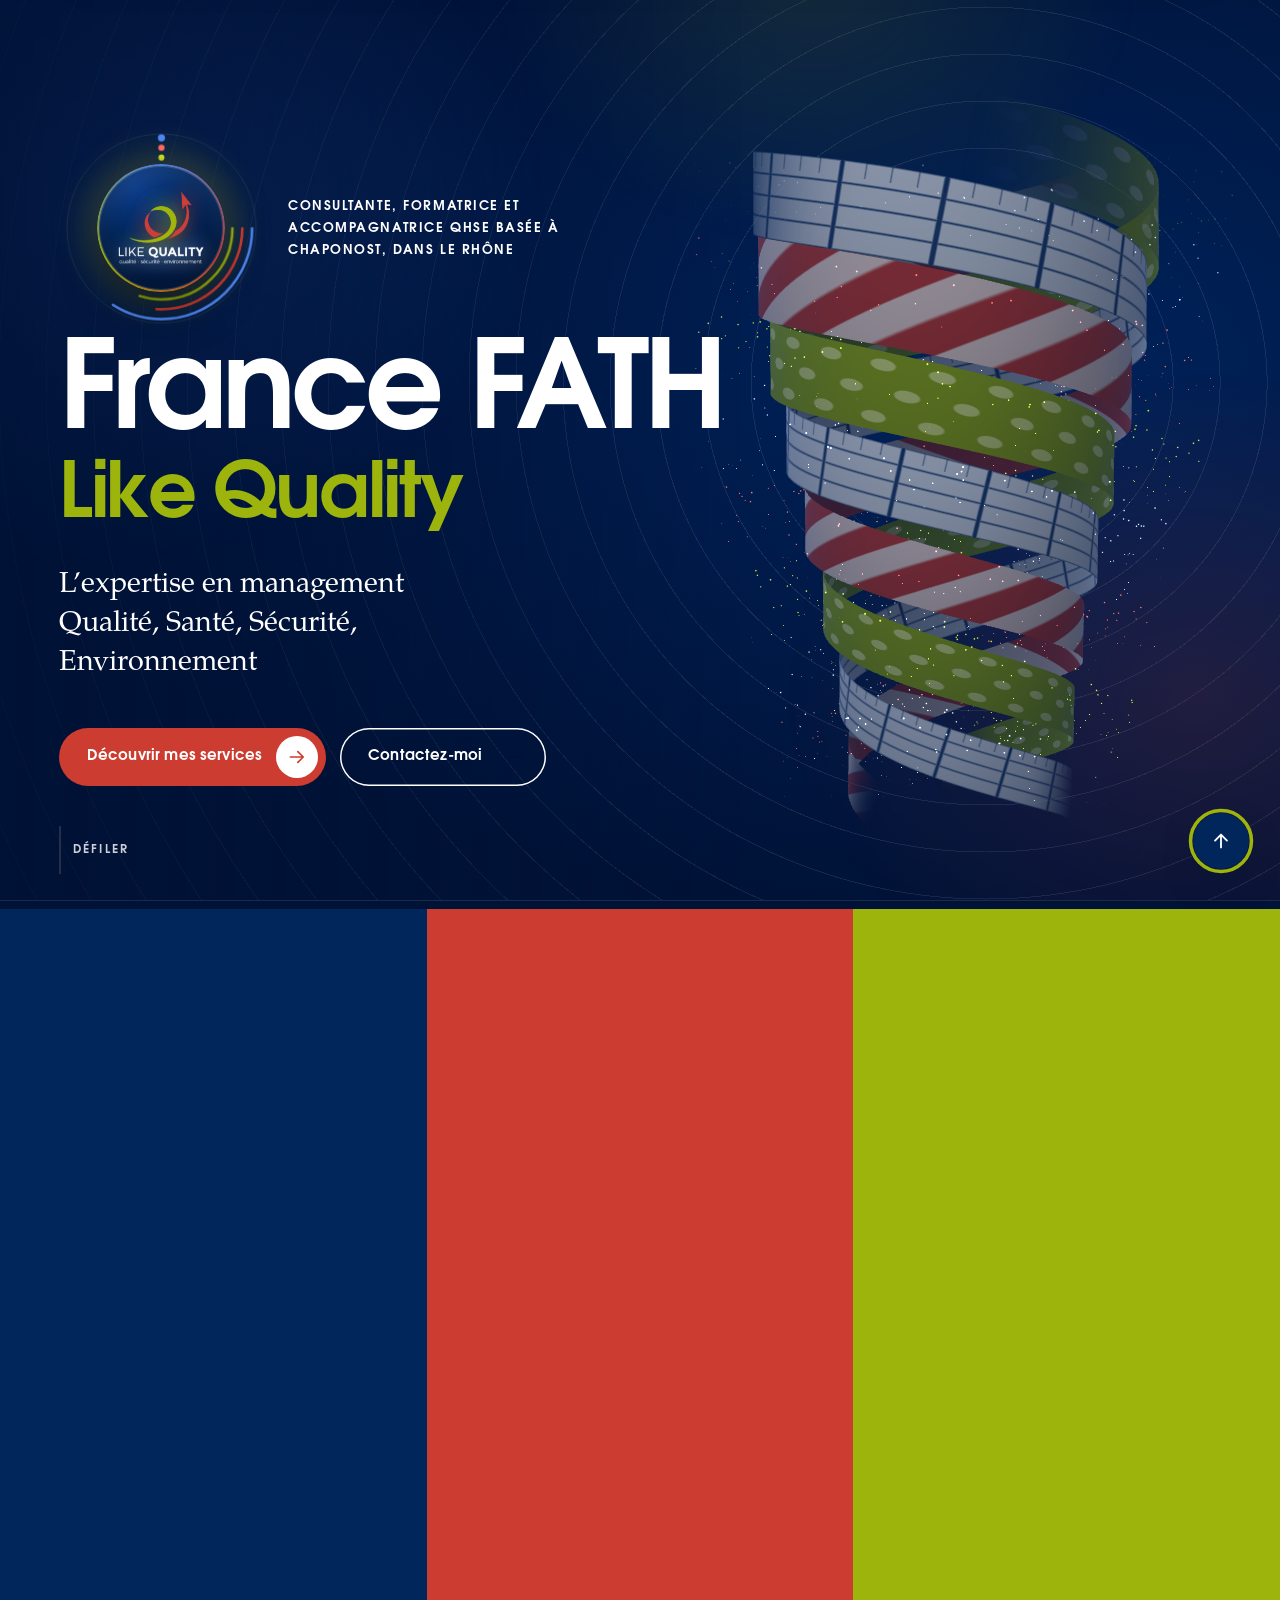
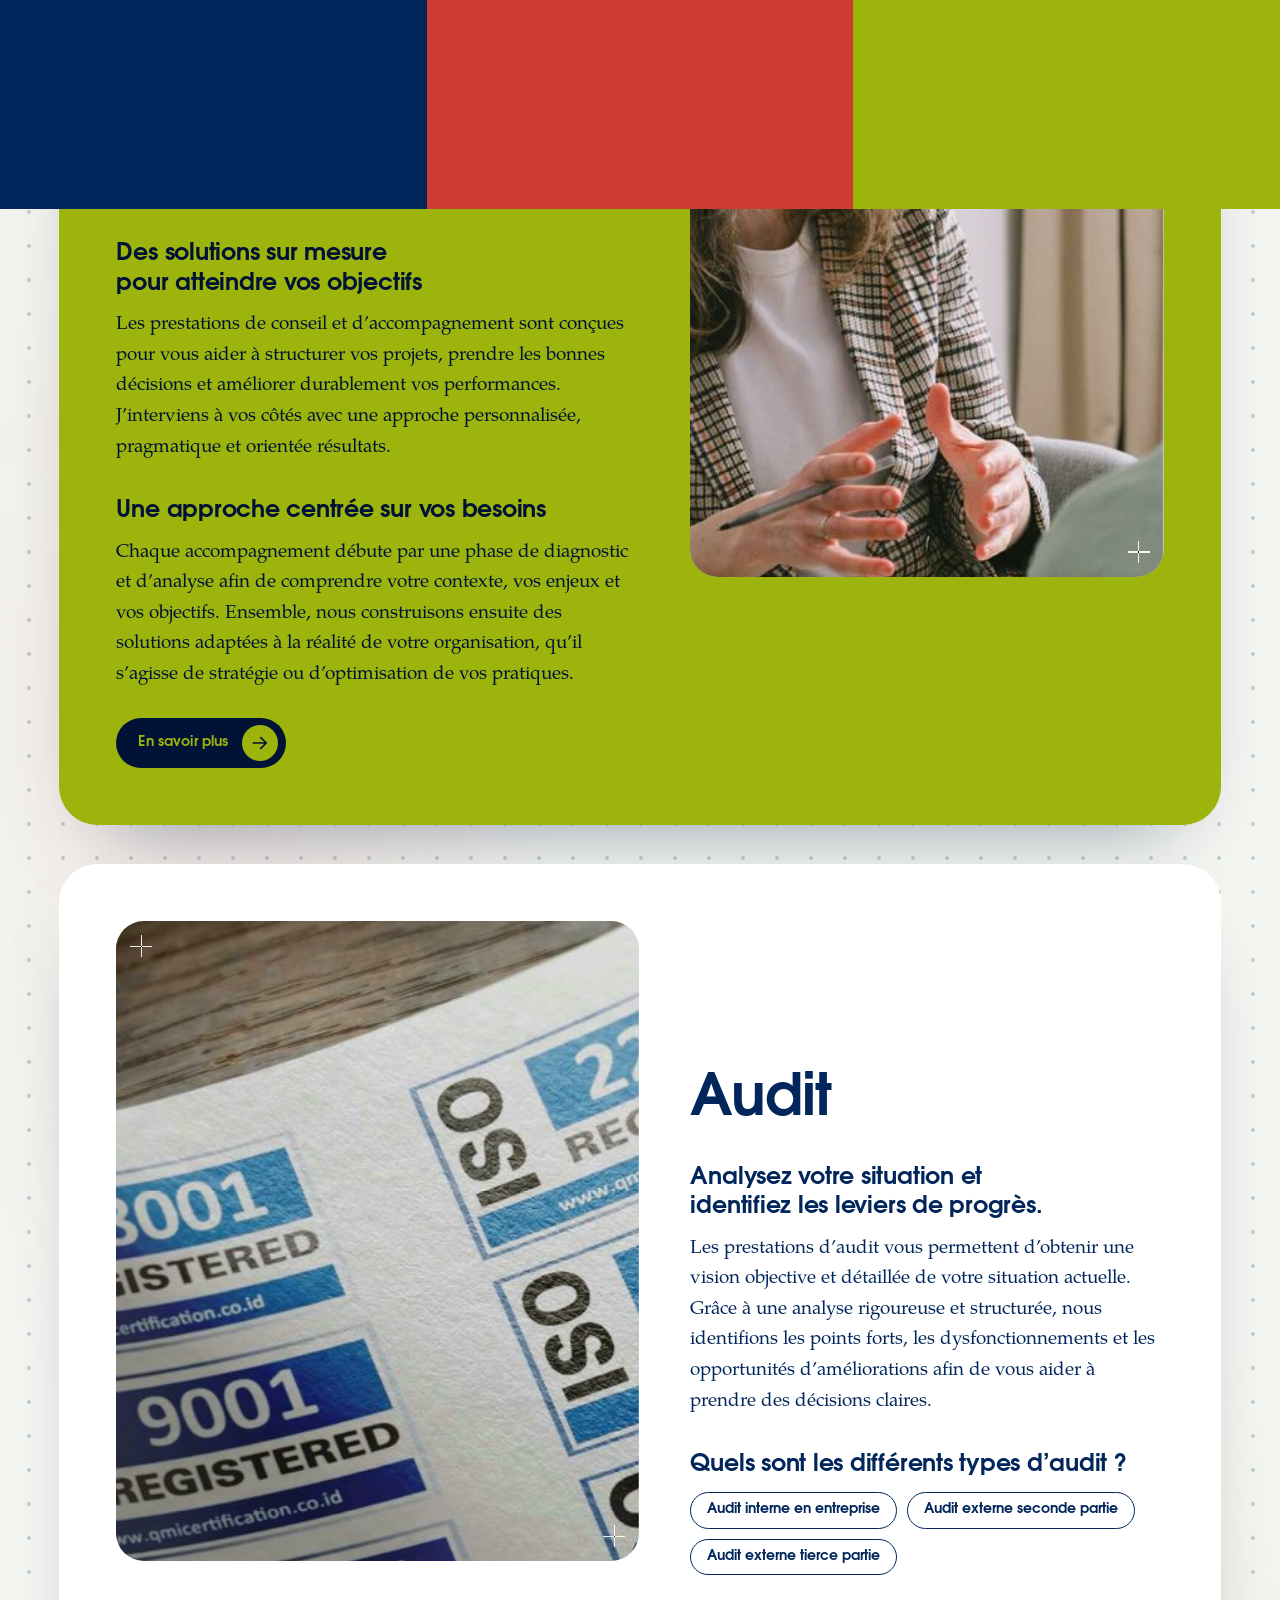
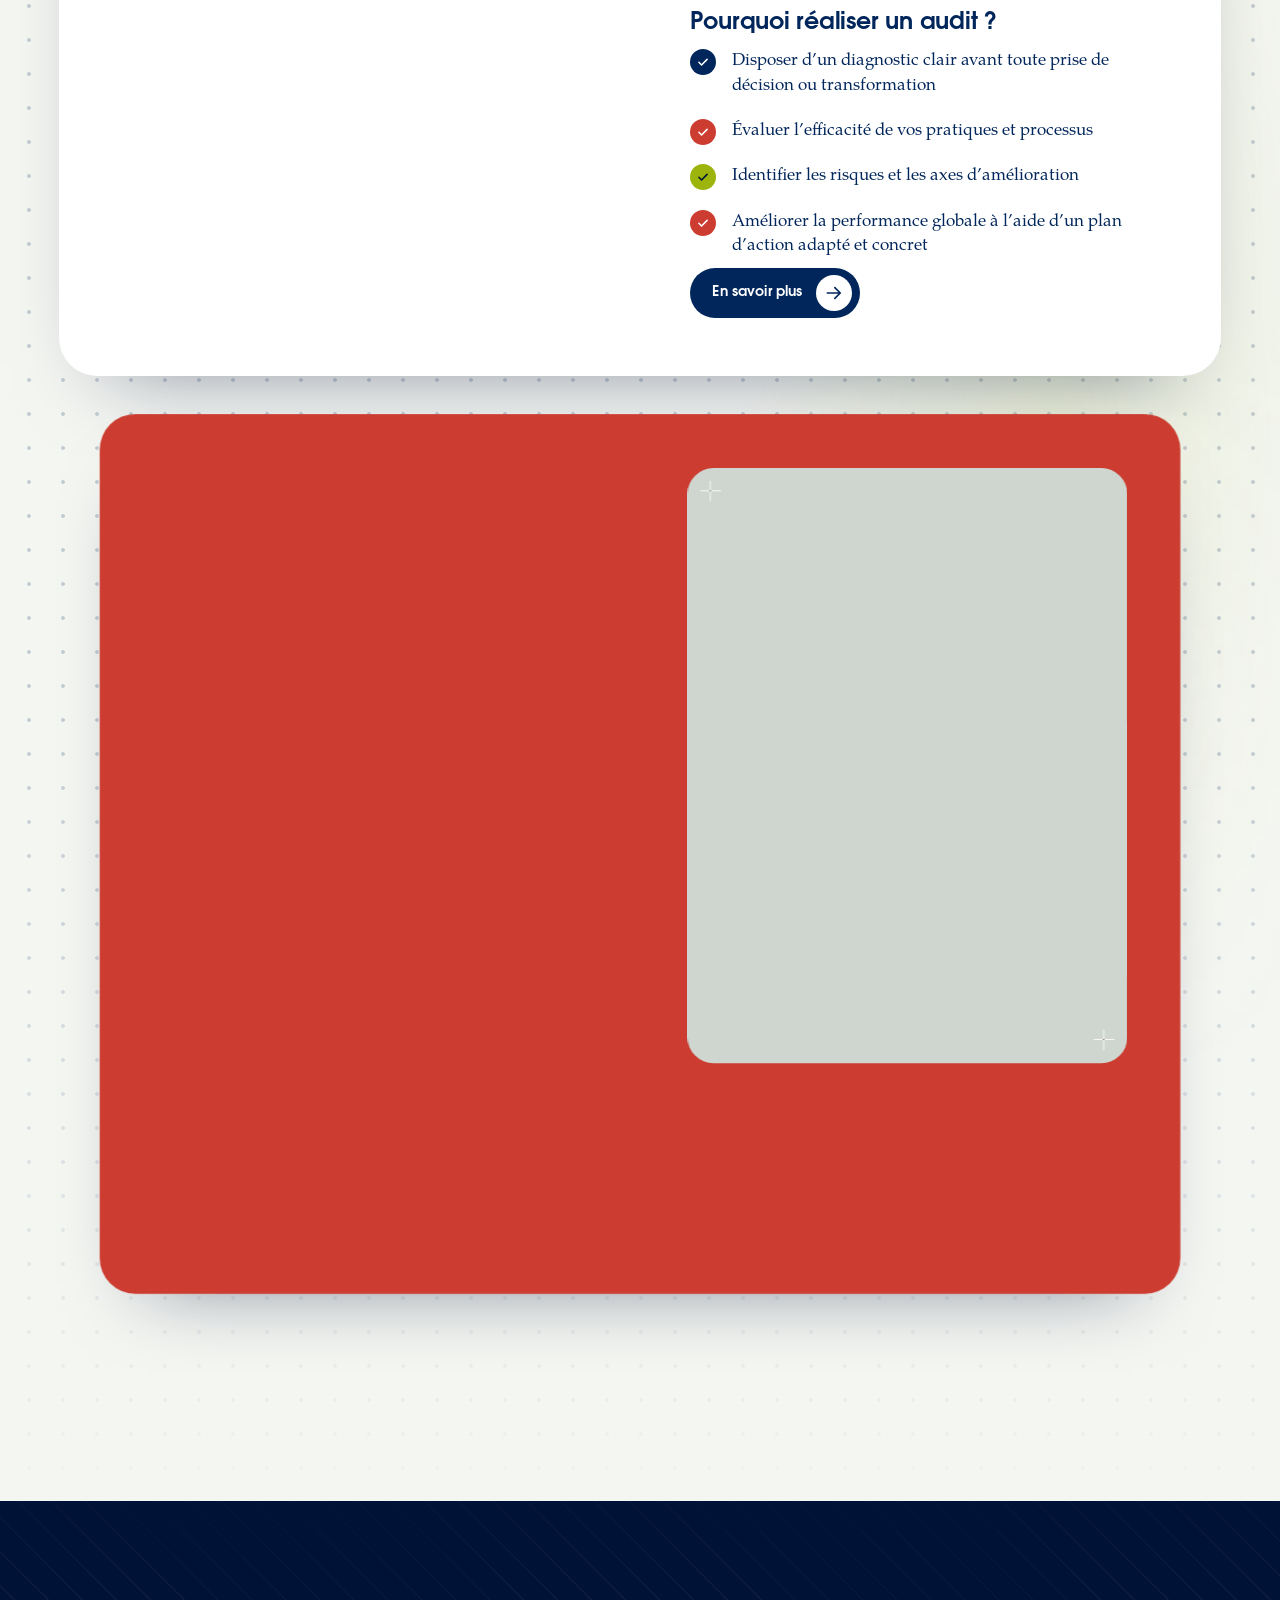
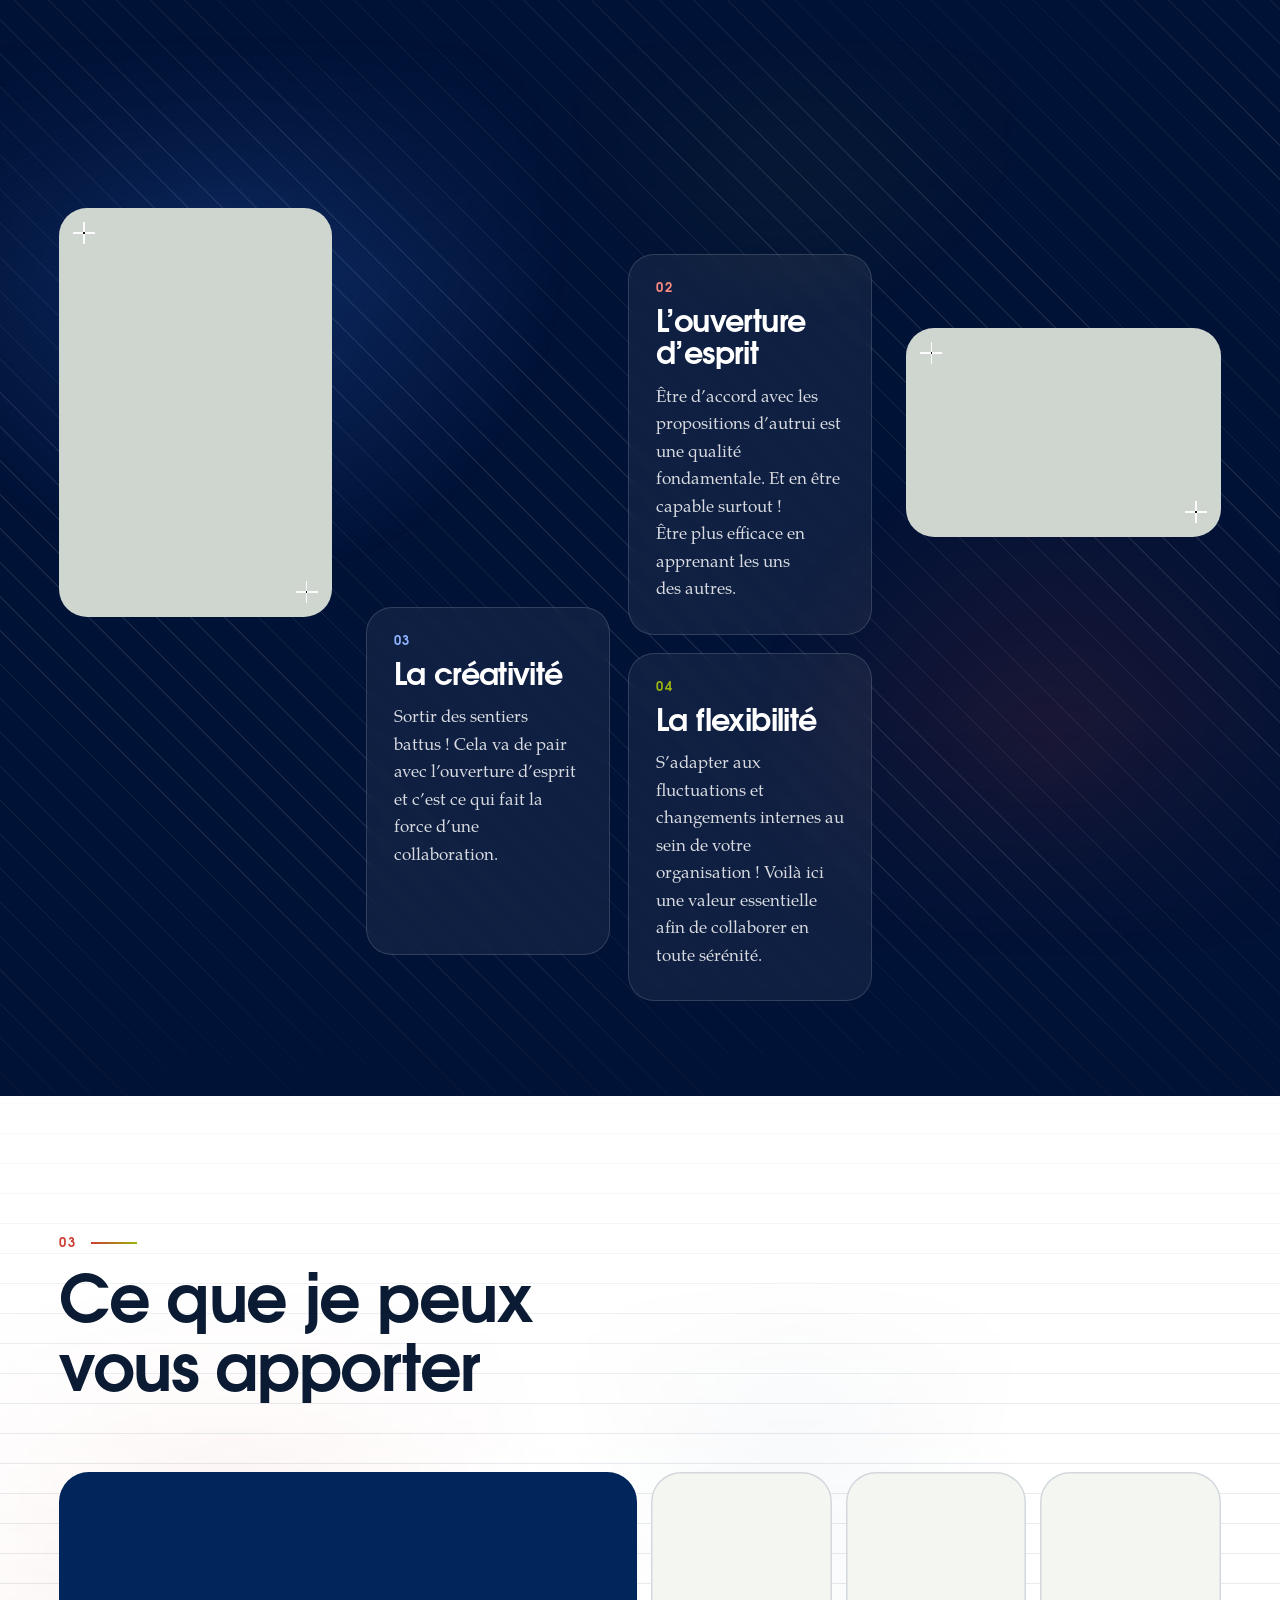
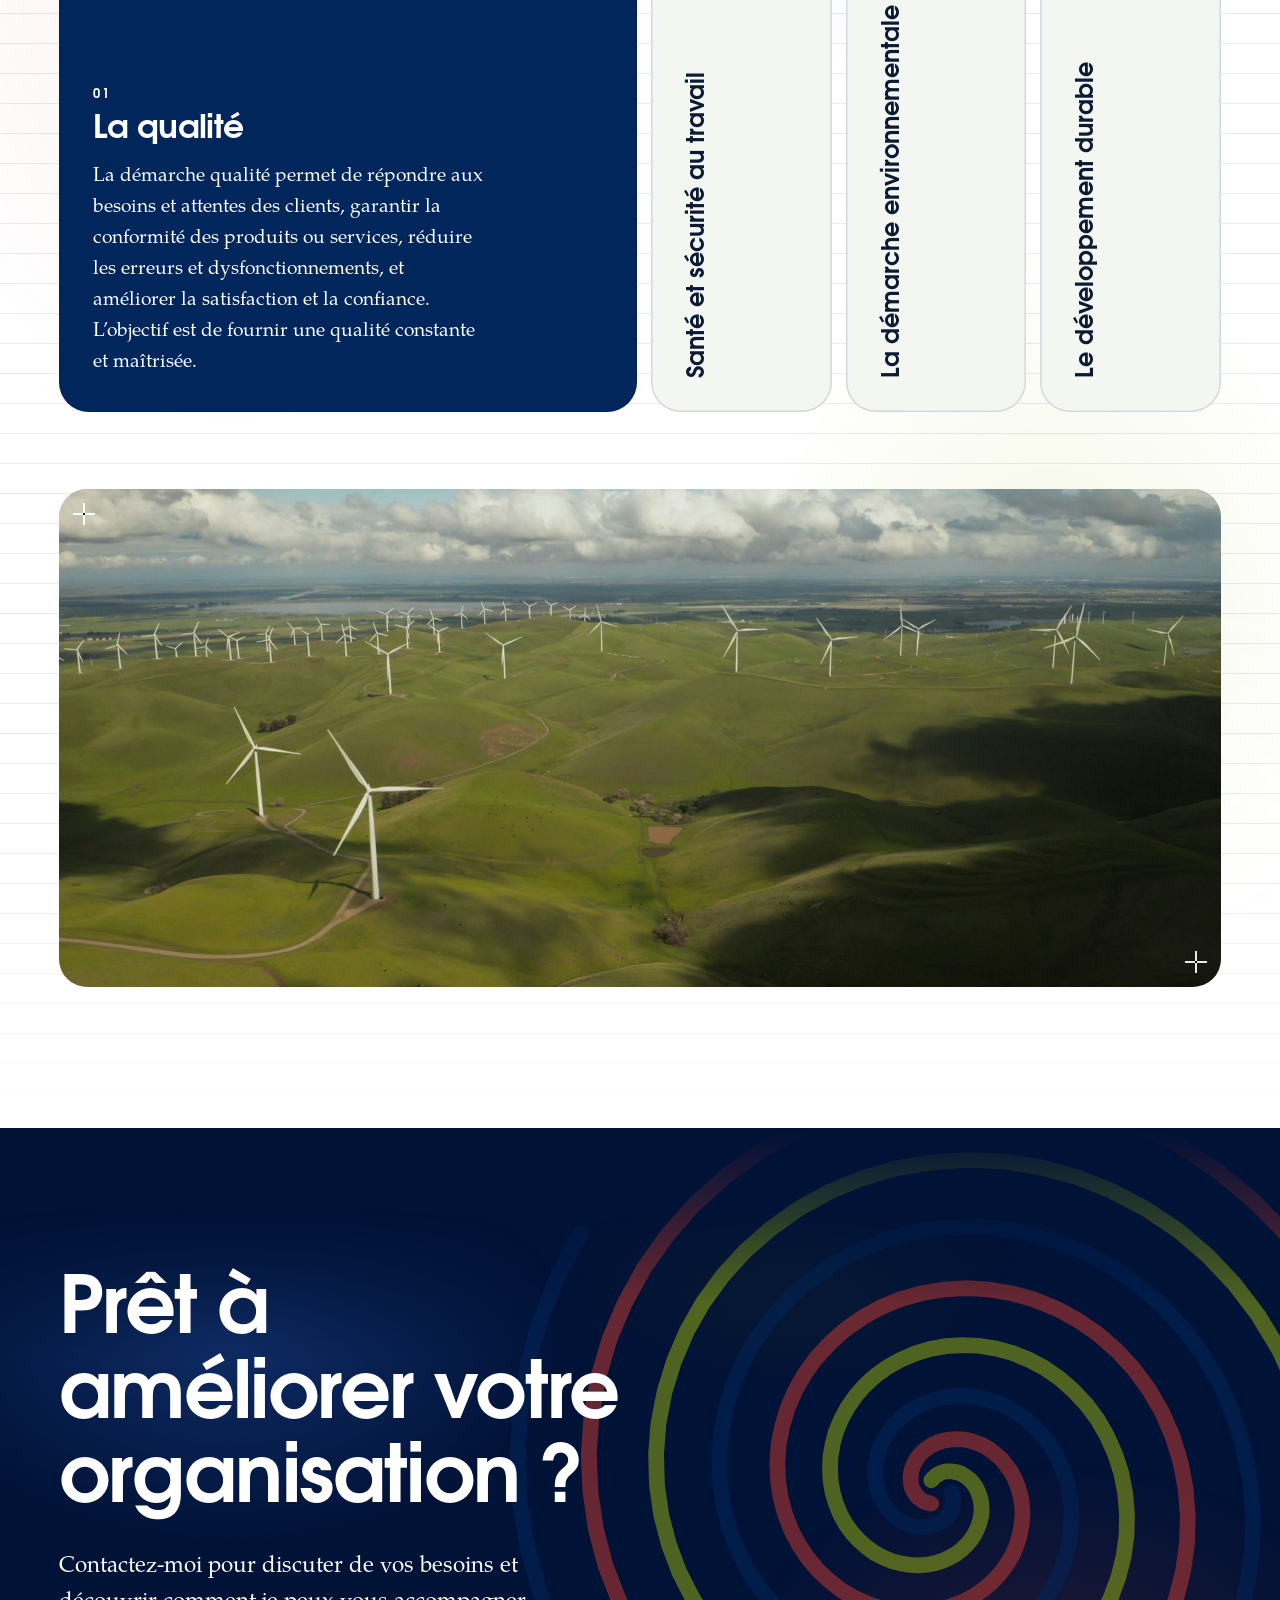
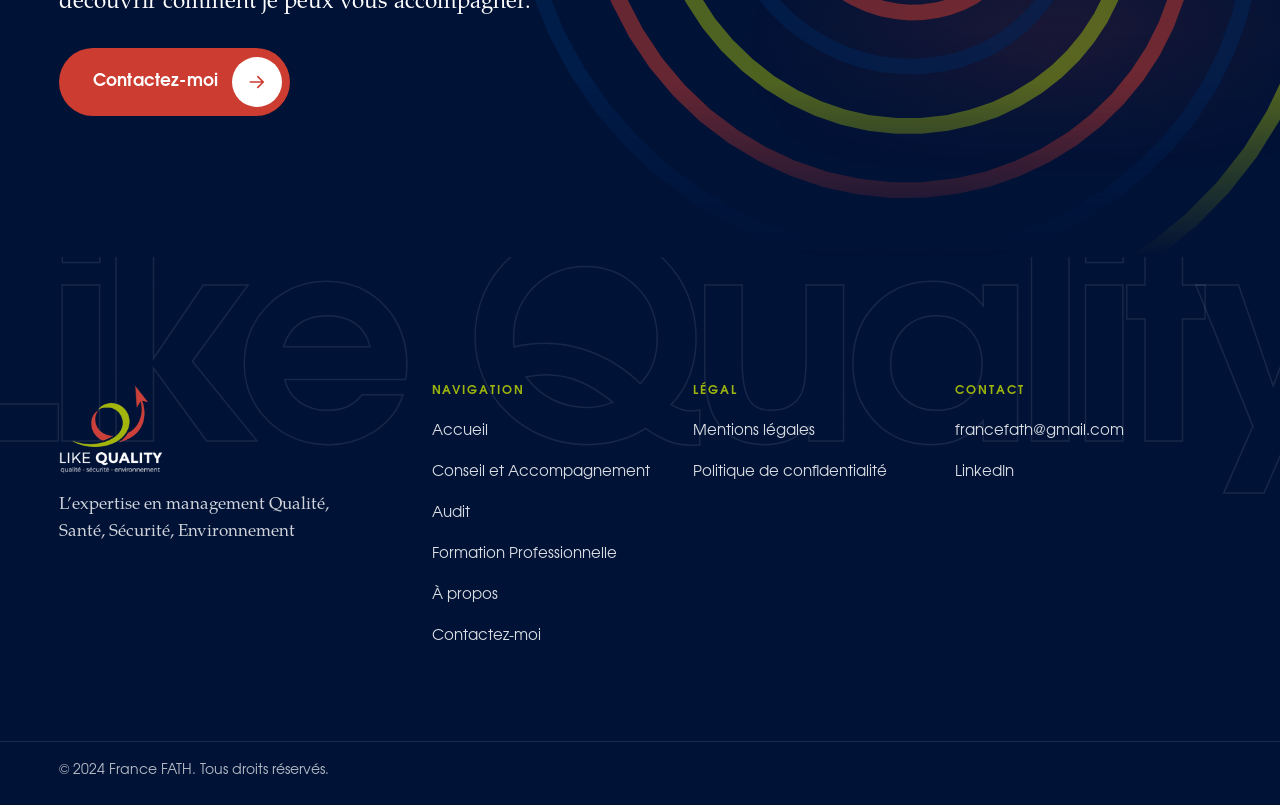
<file: index.html>
<!doctype html>
<html lang="fr" class="no-js">
<head>
<meta charset="utf-8">
<meta name="viewport" content="width=device-width, initial-scale=1, viewport-fit=cover">

<title>France FATH – Like Quality | Consultante QHSE à Chaponost</title>
<meta name="description" content="Consultante, formatrice et accompagnatrice QHSE à Chaponost (Rhône) : conseil, audit et formation en Qualité, Santé, Sécurité et Environnement.">
<meta name="theme-color" content="#001236">

<link rel="canonical" href="https://francefath.com/">
<meta property="og:type" content="website"><meta property="og:locale" content="fr_FR"><meta property="og:site_name" content="France FATH – Like Quality">
<meta property="og:title" content="France FATH – Like Quality | Consultante QHSE à Chaponost"><meta property="og:description" content="Consultante, formatrice et accompagnatrice QHSE à Chaponost (Rhône) : conseil, audit et formation en Qualité, Santé, Sécurité et Environnement."><meta property="og:url" content="https://francefath.com/"><meta property="og:image" content="https://francefath.com/images/og-image.png">
<meta property="og:image:width" content="1200"><meta property="og:image:height" content="630"><meta property="og:image:alt" content="France FATH – Like Quality : conseil, audit et formation QHSE">
<meta name="twitter:card" content="summary_large_image"><meta name="twitter:title" content="France FATH – Like Quality | Consultante QHSE à Chaponost"><meta name="twitter:description" content="Consultante, formatrice et accompagnatrice QHSE à Chaponost (Rhône) : conseil, audit et formation en Qualité, Santé, Sécurité et Environnement."><meta name="twitter:image" content="https://francefath.com/images/og-image.png">
<meta name="robots" content="index, follow, max-image-preview:large, max-snippet:-1, max-video-preview:-1">
<meta name="author" content="France FATH"><meta name="geo.region" content="FR-ARA"><meta name="geo.placename" content="Chaponost"><meta name="format-detection" content="telephone=no">
<link rel="alternate" hreflang="fr" href="https://francefath.com/"><link rel="alternate" hreflang="x-default" href="https://francefath.com/">
<link rel="icon" type="image/png" href="favicon-96x96.png" sizes="96x96"><link rel="icon" href="favicon.svg" type="image/svg+xml"><link rel="shortcut icon" href="favicon.ico"><link rel="manifest" href="site.webmanifest"><link rel="apple-touch-icon" href="apple-touch-icon.png">
<link rel="preload" href="fonts/texgyreadventor-bold.woff" as="font" type="font/woff" crossorigin>
<link rel="preload" href="fonts/texgyrepagella-regular.woff" as="font" type="font/woff" crossorigin>
<script>(function(d){d.className=d.className.replace('no-js','js');try{if(sessionStorage.getItem('lqT')){d.classList.add('is-arriving');sessionStorage.removeItem('lqT')}}catch(e){}})(document.documentElement)</script>
<link rel="stylesheet" href="css/site.css">
<script type="application/ld+json">{"@context":"https://schema.org","@graph":[{"@type":["ProfessionalService","LocalBusiness"],"@id":"https://francefath.com/#organization","name":"France FATH – Like Quality","alternateName":["Like Quality","France FATH"],"url":"https://francefath.com/","logo":{"@type":"ImageObject","url":"https://francefath.com/images/logo_like_quality.jpg"},"image":["https://francefath.com/images/og-image.png","https://francefath.com/images/og-image.png"],"email":"francefath@gmail.com","description":"Consultante, formatrice et accompagnatrice QHSE à Chaponost (Rhône) : conseil, audit et formation en Qualité, Santé, Sécurité et Environnement.","slogan":"L'expertise en management Qualité, Santé, Sécurité, Environnement","priceRange":"€€","address":{"@type":"PostalAddress","addressLocality":"Chaponost","postalCode":"69630","addressRegion":"Auvergne-Rhône-Alpes","addressCountry":"FR"},"areaServed":[{"@type":"AdministrativeArea","name":"Rhône"},{"@type":"AdministrativeArea","name":"Auvergne-Rhône-Alpes"},{"@type":"Country","name":"France"}],"founder":{"@id":"https://francefath.com/#person"},"employee":{"@id":"https://francefath.com/#person"},"sameAs":["https://www.linkedin.com/in/france-fath-42687960"],"contactPoint":{"@type":"ContactPoint","contactType":"customer service","email":"francefath@gmail.com","availableLanguage":"fr"},"knowsAbout":["Management de la qualité","Santé et sécurité au travail","Management environnemental","Responsabilité sociétale des entreprises (RSE)","Audit interne","ISO 9001","ISO 13485","ISO 14001","ISO 45001","ISO 26000","MASE","Qualiopi","DUERP","Formation professionnelle"],"hasOfferCatalog":{"@type":"OfferCatalog","name":"Prestations QHSE","itemListElement":[{"@type":"Offer","itemOffered":{"@id":"https://francefath.com/conseil-accompagnement.html#service"}},{"@type":"Offer","itemOffered":{"@id":"https://francefath.com/audit.html#service"}},{"@type":"Offer","itemOffered":{"@id":"https://francefath.com/formation-professionnelle.html#service"}}]}},{"@type":"Person","@id":"https://francefath.com/#person","name":"France Fath","jobTitle":"Consultante, formatrice et accompagnatrice QHSE","worksFor":{"@id":"https://francefath.com/#organization"},"url":"https://francefath.com/a-propos.html","image":"https://francefath.com/images/ppfrancefath.png","sameAs":["https://www.linkedin.com/in/france-fath-42687960"],"email":"francefath@gmail.com","address":{"@type":"PostalAddress","addressLocality":"Chaponost","addressCountry":"FR"},"knowsAbout":["Qualité","Santé et sécurité au travail","Environnement","RSE"]},{"@type":"WebSite","@id":"https://francefath.com/#website","url":"https://francefath.com/","name":"France FATH – Like Quality","inLanguage":"fr-FR","publisher":{"@id":"https://francefath.com/#organization"}},{"@type":"Service","@id":"https://francefath.com/conseil-accompagnement.html#service","name":"Conseil et Accompagnement","description":"Conseil et accompagnement QHSE sur mesure : diagnostic, recommandations, mise en œuvre et suivi des résultats pour dirigeants, PME et grandes organisations.","url":"https://francefath.com/conseil-accompagnement.html","provider":{"@id":"https://francefath.com/#organization"},"areaServed":{"@type":"Country","name":"France"},"serviceType":"Conseil et Accompagnement"},{"@type":"Service","@id":"https://francefath.com/audit.html#service","name":"Audit","description":"Audits organisationnels, de processus, de performance, de conformité et réglementaires : diagnostic objectif, rapport détaillé et recommandations concrètes.","url":"https://francefath.com/audit.html","provider":{"@id":"https://francefath.com/#organization"},"areaServed":{"@type":"Country","name":"France"},"serviceType":"Audit"},{"@type":"Service","@id":"https://francefath.com/formation-professionnelle.html#service","name":"Formation Professionnelle","description":"Formations professionnelles QHSE : Qualité, Santé-Sécurité, Environnement, ISO 9001, 14001, 45001, MASE, Qualiopi. En entreprise, à distance, hybride ou e-learning.","url":"https://francefath.com/formation-professionnelle.html","provider":{"@id":"https://francefath.com/#organization"},"areaServed":{"@type":"Country","name":"France"},"serviceType":"Formation Professionnelle"},{"@type":"WebPage","@id":"https://francefath.com/#webpage","url":"https://francefath.com/","name":"France FATH – Like Quality | Consultante QHSE à Chaponost","description":"Consultante, formatrice et accompagnatrice QHSE à Chaponost (Rhône) : conseil, audit et formation en Qualité, Santé, Sécurité et Environnement.","inLanguage":"fr-FR","isPartOf":{"@id":"https://francefath.com/#website"},"about":{"@id":"https://francefath.com/#organization"},"primaryImageOfPage":{"@type":"ImageObject","url":"https://francefath.com/images/og-image.png"},"breadcrumb":{"@id":"https://francefath.com/#breadcrumb"}},{"@type":"BreadcrumbList","@id":"https://francefath.com/#breadcrumb","itemListElement":[{"@type":"ListItem","position":1,"name":"Accueil","item":"https://francefath.com/"}]}]}</script>
</head>
<body data-page="home">
<a class="skip" href="#main">Aller au contenu</a>
<div class="curtain" aria-hidden="true"><i></i><i></i><i></i></div>
<header class="hdr" id="hdr">
  <div class="hdr__in">
    <a class="brand" href="index.html" aria-label="France FATH – Like Quality, accueil"><img class="brand__d" src="images/logo-lq.png" alt="" width="640" height="549"><img class="brand__l" src="images/logo-lq-light.png" alt="" width="640" height="549"></a>
    <nav class="nav" aria-label="Navigation principale"><a href="index.html" data-nav="home" aria-current="page" class="is-cur"><span>Accueil</span></a><a href="conseil-accompagnement.html" data-nav="conseil"><span>Conseil et Accompagnement</span></a><a href="audit.html" data-nav="audit"><span>Audit</span></a><a href="formation-professionnelle.html" data-nav="formation"><span>Formation Professionnelle</span></a><a href="a-propos.html" data-nav="apropos"><span>À propos</span></a><a href="contact.html" data-nav="contact"><span>Contactez-moi</span></a></nav>
    <div class="hdr__r">
      <button class="sbtn" type="button" data-search-open aria-label="Rechercher dans le site" aria-haspopup="dialog"><svg viewBox="0 0 24 24" aria-hidden="true"><circle cx="10.5" cy="10.5" r="6.5" fill="none" stroke="currentColor" stroke-width="2"/><path d="m15.5 15.5 5 5" stroke="currentColor" stroke-width="2" stroke-linecap="round"/></svg><span class="sbtn__t">Rechercher</span><kbd>Ctrl K</kbd></button>
      <button class="burger" type="button" aria-label="Ouvrir le menu" aria-expanded="false" aria-controls="menu"><i></i><i></i><i></i></button>
    </div>
  </div>
  <i class="hdr__prog" aria-hidden="true"></i>
</header>
<div class="menu" id="menu" aria-hidden="true" inert>
  <div class="menu__in"><nav aria-label="Menu mobile"><a href="index.html" aria-current="page"><span class="menu__n">01</span><span class="menu__l">Accueil</span></a><a href="conseil-accompagnement.html"><span class="menu__n">02</span><span class="menu__l">Conseil et Accompagnement</span></a><a href="audit.html"><span class="menu__n">03</span><span class="menu__l">Audit</span></a><a href="formation-professionnelle.html"><span class="menu__n">04</span><span class="menu__l">Formation Professionnelle</span></a><a href="a-propos.html"><span class="menu__n">05</span><span class="menu__l">À propos</span></a><a href="contact.html"><span class="menu__n">06</span><span class="menu__l">Contactez-moi</span></a></nav>
  <div class="menu__f"><a href="mailto:francefath@gmail.com">francefath@gmail.com</a><a href="https://www.linkedin.com/in/france-fath-42687960" target="_blank" rel="noopener noreferrer">LinkedIn</a></div></div>
  <svg class="spiral spiral--menu" viewBox="0 0 400 400" aria-hidden="true" focusable="false"><path d="M206.0 200.0L206.2 200.7L206.4 201.4L206.6 202.2L206.7 203.1L206.8 204.1L206.7 205.1L206.5 206.2L206.2 207.4L205.7 208.5L205.1 209.7L204.2 210.8L203.2 211.9L202.0 212.8L200.6 213.7L199.1 214.5L197.4 215.0L195.6 215.4L193.6 215.6L191.5 215.5L189.4 215.2L187.3 214.6L185.1 213.7L183.0 212.6L181.0 211.1L179.1 209.3L177.3 207.3L175.7 204.9L174.4 202.4L173.3 199.6L172.6 196.5L172.2 193.3L172.1 190.0L172.5 186.6L173.2 183.2L174.4 179.7L176.0 176.3L178.1 173.1L180.6 170.0L183.5 167.1L186.8 164.5L190.5 162.2L194.5 160.3L198.8 158.8L203.4 157.9L208.1 157.4L213.0 157.4L218.0 158.1L223.1 159.3L228.0 161.1L232.9 163.5L237.5 166.5L241.9 170.1L245.9 174.3L249.5 178.9L252.7 184.1L255.3 189.7L257.3 195.7L258.6 202.0L259.3 208.5L259.2 215.2L258.4 222.0L256.8 228.8L254.4 235.5L251.2 242.0L247.2 248.2L242.5 254.0L237.0 259.4L230.9 264.3L224.2 268.5L216.9 272.0L209.1 274.7L201.0 276.5L192.5 277.5L183.9 277.5L175.1 276.6L166.4 274.7L157.8 271.7L149.4 267.8L141.4 262.9L133.9 257.1L127.0 250.3L120.7 242.7L115.2 234.4L110.7 225.3L107.1 215.7L104.5 205.6L103.1 195.1L102.8 184.4L103.7 173.5L105.8 162.7L109.1 152.0L113.7 141.6L119.4 131.6L126.4 122.2L134.4 113.5L143.4 105.7L153.4 98.7L164.2 92.9L175.7 88.2L187.9 84.7L200.5 82.6L213.4 81.9L226.5 82.6L239.6 84.7L252.5 88.4L265.2 93.4L277.3 99.9L288.7 107.8L299.4 117.1L309.1 127.5L317.7 139.1L325.1 151.7L331.1 165.2L335.6 179.4L338.6 194.2L340.0 209.4L339.7 224.8L337.6 240.3L333.9 255.6L328.4 270.6L321.3 285.1L312.5 298.8L302.2 311.6L290.4 323.4L277.3 333.8L262.9 342.9L247.5 350.4L231.2 356.3L214.1 360.4L196.6 362.6L178.7 362.9L160.8 361.2L142.9 357.5L125.4 351.8L108.5 344.2L92.3 334.7L77.1 323.4L63.2 310.3L50.6 295.7L39.6 279.6L30.3 262.3L22.9 243.9L17.5 224.6L14.2 204.7L13.2 184.3L14.3 163.8L17.7 143.3L23.4 123.1L31.3 103.6L41.4 84.8" fill="none" stroke="#00265B" stroke-width="7" stroke-linecap="round" pathLength="1"/><path d="M197.0 205.2L196.3 205.0L195.6 204.8L194.8 204.6L193.9 204.3L193.1 203.8L192.2 203.2L191.3 202.5L190.5 201.7L189.8 200.7L189.1 199.5L188.5 198.3L188.1 196.8L187.9 195.3L187.8 193.7L187.9 192.0L188.3 190.2L188.9 188.4L189.7 186.7L190.8 184.9L192.1 183.2L193.7 181.7L195.5 180.3L197.6 179.0L199.9 178.0L202.4 177.2L205.1 176.7L207.9 176.5L210.8 176.6L213.7 177.1L216.7 178.0L219.7 179.2L222.6 180.8L225.3 182.9L228.0 185.2L230.3 188.0L232.5 191.1L234.3 194.5L235.7 198.2L236.8 202.2L237.4 206.3L237.5 210.6L237.1 215.1L236.2 219.5L234.8 224.0L232.9 228.4L230.3 232.6L227.3 236.6L223.7 240.3L219.7 243.7L215.2 246.7L210.2 249.2L204.9 251.2L199.3 252.6L193.5 253.4L187.4 253.6L181.3 253.0L175.1 251.8L169.0 249.8L163.0 247.1L157.2 243.7L151.8 239.6L146.7 234.8L142.1 229.3L138.1 223.3L134.7 216.8L132.0 209.8L130.0 202.3L128.9 194.6L128.6 186.7L129.2 178.6L130.8 170.6L133.2 162.6L136.6 154.8L140.9 147.3L146.1 140.2L152.2 133.6L159.0 127.6L166.6 122.3L174.8 117.8L183.6 114.2L192.9 111.6L202.6 110.0L212.6 109.4L222.7 110.0L232.9 111.7L242.9 114.5L252.7 118.5L262.1 123.6L271.1 129.8L279.4 137.1L287.0 145.3L293.7 154.4L299.5 164.4L304.2 175.1L307.7 186.4L310.0 198.2L311.0 210.3L310.7 222.6L309.0 234.9L305.9 247.1L301.4 259.1L295.6 270.7L288.4 281.7L280.0 291.9L270.4 301.3L259.7 309.7L248.0 316.9L235.4 322.9L222.1 327.6L208.2 330.7L193.9 332.4L179.3 332.5L164.6 330.9L150.0 327.8L135.7 322.9L121.9 316.5L108.7 308.5L96.3 299.1L84.9 288.2L74.6 275.9L65.7 262.5L58.2 248.1L52.2 232.7L48.0 216.6L45.5 200.0L44.8 183.0L46.0 165.9L49.1 148.8L54.0 132.1L60.9 115.8L69.6 100.1L80.0 85.4L92.1 71.8L105.8 59.5L120.9 48.6L137.2 39.4L154.6 31.9L172.9 26.3L191.8 22.8L211.2 21.3L230.9 21.9L250.5 24.7L269.9 29.7L288.8 36.8L307.0 46.0L324.2 57.3L340.2 70.5L354.9 85.5L367.9 102.2L379.1 120.3" fill="none" stroke="#CC3C30" stroke-width="7" stroke-linecap="round" pathLength="1"/><path d="M197.0 194.8L197.5 194.3L198.0 193.7L198.6 193.2L199.3 192.6L200.2 192.1L201.1 191.6L202.1 191.2L203.3 190.9L204.5 190.8L205.8 190.8L207.2 191.0L208.7 191.3L210.1 191.8L211.6 192.6L213.0 193.6L214.3 194.7L215.6 196.1L216.7 197.7L217.7 199.6L218.4 201.5L219.0 203.7L219.3 206.0L219.4 208.4L219.1 210.9L218.5 213.5L217.6 216.0L216.4 218.5L214.8 221.0L212.9 223.3L210.7 225.5L208.2 227.4L205.3 229.1L202.2 230.5L198.8 231.6L195.2 232.3L191.5 232.6L187.6 232.4L183.7 231.8L179.7 230.8L175.8 229.2L172.0 227.2L168.4 224.6L165.0 221.6L161.8 218.2L159.0 214.3L156.6 210.0L154.7 205.3L153.2 200.4L152.3 195.2L152.0 189.8L152.2 184.3L153.2 178.7L154.7 173.1L157.0 167.6L159.9 162.3L163.4 157.3L167.6 152.5L172.4 148.2L177.7 144.4L183.6 141.1L189.9 138.4L196.5 136.4L203.5 135.2L210.8 134.7L218.1 135.0L225.6 136.2L233.0 138.2L240.2 141.1L247.2 144.8L253.9 149.4L260.1 154.8L265.8 160.9L270.9 167.7L275.2 175.2L278.8 183.3L281.5 191.8L283.2 200.7L284.0 209.9L283.8 219.3L282.5 228.7L280.1 238.1L276.7 247.3L272.2 256.2L266.6 264.7L260.1 272.6L252.6 279.9L244.2 286.4L235.1 292.0L225.3 296.7L214.8 300.2L203.9 302.7L192.6 303.9L181.1 303.9L169.5 302.7L157.9 300.1L146.6 296.2L135.6 291.0L125.1 284.6L115.3 276.9L106.2 268.1L98.1 258.3L91.0 247.4L85.1 235.8L80.4 223.3L77.0 210.3L75.1 196.9L74.7 183.1L75.8 169.2L78.5 155.4L82.7 141.8L88.4 128.5L95.6 115.8L104.3 103.9L114.3 92.9L125.7 82.9L138.1 74.1L151.7 66.6L166.1 60.6L181.2 56.2L196.9 53.5L213.0 52.4L229.3 53.1L245.6 55.7L261.6 60.0L277.3 66.2L292.3 74.1L306.5 83.6L319.8 94.9L331.8 107.6L342.5 121.7L351.7 137.0L359.2 153.4L364.9 170.7L368.8 188.7L370.7 207.2L370.5 225.9L368.3 244.7L364.0 263.3L357.6 281.5L349.2 299.1L338.8 315.8L326.6 331.4L312.5 345.7L296.9 358.5L279.8 369.7L261.5 378.9L242.0 386.2L221.7 391.4L200.8 394.3L179.5 394.9" fill="none" stroke="#9CB40C" stroke-width="7" stroke-linecap="round" pathLength="1"/></svg>
</div>
<div class="search" id="search" role="dialog" aria-modal="true" aria-label="Rechercher dans le site" aria-hidden="true" hidden>
  <div class="search__bd" data-search-close></div>
  <div class="search__box">
    <div class="search__top"><svg viewBox="0 0 24 24" aria-hidden="true"><circle cx="10.5" cy="10.5" r="6.5" fill="none" stroke="currentColor" stroke-width="2"/><path d="m15.5 15.5 5 5" stroke="currentColor" stroke-width="2" stroke-linecap="round"/></svg><input type="search" id="q" placeholder="Rechercher un mot-clé : audit, ISO 9001, RSE…" autocomplete="off" spellcheck="false" aria-label="Mot-clé" aria-controls="sres"><button type="button" class="search__x" data-search-close aria-label="Fermer la recherche"><svg viewBox="0 0 24 24" aria-hidden="true"><path d="m6 6 12 12M18 6 6 18" stroke="currentColor" stroke-width="2" stroke-linecap="round"/></svg></button></div>
    <div class="search__res" id="sres" role="listbox" aria-live="polite"></div>
    <div class="search__ft"><span><kbd>↑</kbd><kbd>↓</kbd> naviguer</span><span><kbd>↵</kbd> ouvrir</span><span><kbd>Échap</kbd> fermer</span></div>
  </div>
</div>
<main id="main">
<section class="hero hero--home" id="top" data-theme="dark">
  <div class="hero__gl"><canvas data-scene="helix" aria-hidden="true"></canvas></div>
  <div class="hero__veil"></div>
  <div class="wrap hero__in">
    <div class="hero__brand"><div class="emblem" data-emblem aria-hidden="true">
  <div class="emblem__halo"></div>
  <div class="emblem__stage">
    <svg class="emblem__rings" viewBox="0 0 200 200" focusable="false">
      <circle cx="100" cy="100" r="96" fill="none" stroke="rgba(255,255,255,.12)" stroke-width=".8"/>
      <g class="er er--1"><circle class="ea" cx="100" cy="100" r="92" fill="none" stroke="#4f86ef" stroke-width="2.6" stroke-linecap="round" pathLength="100" stroke-dasharray="34 66"/><circle cx="100" cy="8" r="3.6" fill="#4f86ef"/></g>
      <g class="er er--2"><circle class="ea" cx="100" cy="100" r="82" fill="none" stroke="#CC3C30" stroke-width="2.6" stroke-linecap="round" pathLength="100" stroke-dasharray="26 74"/><circle cx="100" cy="18" r="3.2" fill="#ff6a5c"/></g>
      <g class="er er--3"><circle class="ea" cx="100" cy="100" r="72" fill="none" stroke="#9CB40C" stroke-width="2.6" stroke-linecap="round" pathLength="100" stroke-dasharray="30 70"/><circle cx="100" cy="28" r="3" fill="#c3dd1d"/></g>
    </svg>
    <div class="emblem__disc"><i class="emblem__rim"></i>
      <img class="emblem__glow" src="images/logo-lq-light.png" alt="" width="640" height="549">
      <img class="emblem__logo" src="images/logo-lq-light.png" alt="" width="640" height="549">
      <i class="emblem__shine"></i>
    </div>
  </div>
</div><p class="eyebrow" data-r>Consultante, Formatrice et Accompagnatrice QHSE basée à Chaponost, dans le Rhône</p></div>
    <h1 class="hero__t"><span class="h1a" data-r="words">France FATH</span><span class="h1b" data-r="chars">Like Quality</span></h1>
    <p class="hero__s" data-r>L’expertise en management Qualité, Santé, Sécurité, Environnement</p>
    <div class="hero__cta" data-r><a class="btn " href="#services" data-magnet><span class="btn__bg"></span><span class="btn__t">Découvrir mes services</span><span class="btn__i"><svg viewBox="0 0 24 24" aria-hidden="true"><path d="M4 12h15M13 5.5 19.5 12 13 18.5" fill="none" stroke="currentColor" stroke-width="2" stroke-linecap="round" stroke-linejoin="round"/></svg></span></a><a class="btn btn--ghost" href="contact.html" data-magnet><span class="btn__bg"></span><span class="btn__t">Contactez-moi</span><span class="btn__i"><svg viewBox="0 0 24 24" aria-hidden="true"><path d="M4 12h15M13 5.5 19.5 12 13 18.5" fill="none" stroke="currentColor" stroke-width="2" stroke-linecap="round" stroke-linejoin="round"/></svg></span></a></div>
  </div>
  <a class="cue" href="#s1" aria-label="Défiler vers le contenu"><span class="cue__l"></span><span class="cue__t">Défiler</span></a>
</section><div class="band" data-theme="dark"><div class="mq mq--big" aria-hidden="true"><div class="mq__tr"><div class="mq__g"><span>Qualité</span><i class="mq__d"></i><span>Santé et sécurité</span><i class="mq__d"></i><span>Environnement</span><i class="mq__d"></i><span>Responsabilité sociétale</span><i class="mq__d"></i><span>Qualité</span><i class="mq__d"></i><span>Santé et sécurité</span><i class="mq__d"></i><span>Environnement</span><i class="mq__d"></i><span>Responsabilité sociétale</span><i class="mq__d"></i></div><div class="mq__g"><span>Qualité</span><i class="mq__d"></i><span>Santé et sécurité</span><i class="mq__d"></i><span>Environnement</span><i class="mq__d"></i><span>Responsabilité sociétale</span><i class="mq__d"></i><span>Qualité</span><i class="mq__d"></i><span>Santé et sécurité</span><i class="mq__d"></i><span>Environnement</span><i class="mq__d"></i><span>Responsabilité sociétale</span><i class="mq__d"></i></div></div></div></div><section id="services" class="sec sec--services" data-theme="light" data-s1><span id="s1" class="anc"></span><div class="wrap"><header class="sh"><span class="sh__n" data-r>01<i></i></span><h2 class="sh__t" data-r="words">Découvrez mes services</h2></header></div><div class="stack">
<article class="svc svc--conseil" style="--i:0" data-stack>
  <div class="svc__in">
    <div class="svc__txt">
      <span class="svc__n" data-r>01</span>
      <h3 class="svc__t" data-r="words">Conseil et Accompagnement</h3>
      <h4 class="svc__h" data-r>Des solutions sur mesure pour atteindre vos objectifs</h4>
      <p data-r>Les prestations de conseil et d’accompagnement sont conçues pour vous aider à structurer vos projets, prendre les bonnes décisions et améliorer durablement vos performances. J’interviens à vos côtés avec une approche personnalisée, pragmatique et orientée résultats.</p>
      <h4 class="svc__h" data-r>Une approche centrée sur vos besoins</h4>
      <p data-r>Chaque accompagnement débute par une phase de diagnostic et d’analyse afin de comprendre votre contexte, vos enjeux et vos objectifs. Ensemble, nous construisons ensuite des solutions adaptées à la réalité de votre organisation, qu’il s’agisse de stratégie ou d’optimisation de vos pratiques.</p>
      
      <div data-r><a class="btn btn--sm" href="conseil-accompagnement.html" data-magnet><span class="btn__bg"></span><span class="btn__t">En savoir plus</span><span class="btn__i"><svg viewBox="0 0 24 24" aria-hidden="true"><path d="M4 12h15M13 5.5 19.5 12 13 18.5" fill="none" stroke="currentColor" stroke-width="2" stroke-linecap="round" stroke-linejoin="round"/></svg></span></a></div>
    </div>
    <figure class="media svc__m" data-r="mask" style="--ar:1536/1024"><div class="media__in" data-parallax-img="0.12"><img class="" src="images/sm/conseil_accompagnement.jpg" srcset="images/sm/conseil_accompagnement.jpg 900w, images/conseil_accompagnement.jpg 1536w" sizes="(min-width: 1024px) 42vw, 92vw" width="1536" height="1024" alt="Une consultante échange avec une cliente lors d'un entretien de conseil" loading="lazy" decoding="async"></div><i class="reg reg--tl" aria-hidden="true"></i><i class="reg reg--br" aria-hidden="true"></i></figure>
  </div>
</article>
<article class="svc svc--audit" style="--i:1" data-stack>
  <div class="svc__in">
    <div class="svc__txt">
      <span class="svc__n" data-r>02</span>
      <h3 class="svc__t" data-r="words">Audit</h3>
      <h4 class="svc__h" data-r>Analysez votre situation et identifiez les leviers de progrès.</h4>
      <p data-r>Les prestations d’audit vous permettent d’obtenir une vision objective et détaillée de votre situation actuelle. Grâce à une analyse rigoureuse et structurée, nous identifions les points forts, les dysfonctionnements et les opportunités d’améliorations afin de vous aider à prendre des décisions claires.</p>
      <h4 class="svc__h" data-r>Quels sont les différents types d’audit ?</h4>
      <ul class="tags" data-r><li>Audit interne en entreprise</li><li>Audit externe seconde partie</li><li>Audit externe tierce partie</li></ul>
      <h4 class="svc__h" data-r>Pourquoi réaliser un audit ?</h4><ul class="chk chk--sm"><li data-r style="--i:0"><i class="chk__m"><svg viewBox="0 0 24 24" aria-hidden="true"><path d="m5 12.5 4.5 4.5L19 7.5" fill="none" stroke="currentColor" stroke-width="2.6" stroke-linecap="round" stroke-linejoin="round" pathLength="1"/></svg></i><span>Disposer d’un diagnostic clair avant toute prise de décision ou transformation</span></li><li data-r style="--i:1"><i class="chk__m"><svg viewBox="0 0 24 24" aria-hidden="true"><path d="m5 12.5 4.5 4.5L19 7.5" fill="none" stroke="currentColor" stroke-width="2.6" stroke-linecap="round" stroke-linejoin="round" pathLength="1"/></svg></i><span>Évaluer l’efficacité de vos pratiques et processus</span></li><li data-r style="--i:2"><i class="chk__m"><svg viewBox="0 0 24 24" aria-hidden="true"><path d="m5 12.5 4.5 4.5L19 7.5" fill="none" stroke="currentColor" stroke-width="2.6" stroke-linecap="round" stroke-linejoin="round" pathLength="1"/></svg></i><span>Identifier les risques et les axes d’amélioration</span></li><li data-r style="--i:3"><i class="chk__m"><svg viewBox="0 0 24 24" aria-hidden="true"><path d="m5 12.5 4.5 4.5L19 7.5" fill="none" stroke="currentColor" stroke-width="2.6" stroke-linecap="round" stroke-linejoin="round" pathLength="1"/></svg></i><span>Améliorer la performance globale à l’aide d’un plan d’action adapté et concret</span></li></ul>
      <div data-r><a class="btn btn--sm" href="audit.html" data-magnet><span class="btn__bg"></span><span class="btn__t">En savoir plus</span><span class="btn__i"><svg viewBox="0 0 24 24" aria-hidden="true"><path d="M4 12h15M13 5.5 19.5 12 13 18.5" fill="none" stroke="currentColor" stroke-width="2" stroke-linecap="round" stroke-linejoin="round"/></svg></span></a></div>
    </div>
    <figure class="media svc__m" data-r="mask" style="--ar:1536/1024"><div class="media__in" data-parallax-img="0.12"><img class="" src="images/sm/audit.jpg" srcset="images/sm/audit.jpg 900w, images/audit.jpg 1536w" sizes="(min-width: 1024px) 42vw, 92vw" width="1536" height="1024" alt="Planche d'étiquettes de certification ISO 9001, 14001, 18001, 22000 et 27001" loading="lazy" decoding="async"></div><i class="scanline" aria-hidden="true"></i><i class="reg reg--tl" aria-hidden="true"></i><i class="reg reg--br" aria-hidden="true"></i></figure>
  </div>
</article>
<article class="svc svc--formation" style="--i:2" data-stack>
  <div class="svc__in">
    <div class="svc__txt">
      <span class="svc__n" data-r>03</span>
      <h3 class="svc__t" data-r="words">Formation Professionnelle</h3>
      <h4 class="svc__h" data-r>Développez les compétences. Renforcez la performance.</h4>
      <p data-r>Les prestations de formation professionnelle accompagnent les individus et les organisations dans le développement de compétences durables et opérationnelles. Conçues pour répondre aux besoins concrets du terrain, les formations allient expertise, pédagogie active et accompagnement personnalisé.</p>
      <h4 class="svc__h" data-r>Des formations adaptées à vos enjeux</h4>
      <p data-r>Chaque formation est construite à partir d’une analyse précise de vos besoins, de votre contexte et de vos objectifs. Les contenus, formats et modalités pédagogiques sont personnalisés afin de garantir une montée en compétences efficace et directement applicable.</p>
      
      <div data-r><a class="btn btn--sm" href="formation-professionnelle.html" data-magnet><span class="btn__bg"></span><span class="btn__t">En savoir plus</span><span class="btn__i"><svg viewBox="0 0 24 24" aria-hidden="true"><path d="M4 12h15M13 5.5 19.5 12 13 18.5" fill="none" stroke="currentColor" stroke-width="2" stroke-linecap="round" stroke-linejoin="round"/></svg></span></a></div>
    </div>
    <figure class="media svc__m" data-r="mask" style="--ar:1536/1024"><div class="media__in" data-parallax-img="0.12"><img class="" src="images/sm/formation_professionnelle.jpg" srcset="images/sm/formation_professionnelle.jpg 900w, images/formation_professionnelle.jpg 1536w" sizes="(min-width: 1024px) 42vw, 92vw" width="1536" height="1024" alt="Un formateur anime une session de formation dans un loft lumineux" loading="lazy" decoding="async"></div><i class="reg reg--tl" aria-hidden="true"></i><i class="reg reg--br" aria-hidden="true"></i></figure>
  </div>
</article></div></section><section id="valeurs" class="sec sec--values mm-dark" data-theme="dark"><div class="wrap"><header class="sh"><span class="sh__n" data-r>02<i></i></span><h2 class="sh__t" data-r="words">Mes valeurs</h2></header>
      <div class="vals">
        <div class="vals__img1"><figure class="media " data-r="mask" style="--ar:1280/1920"><div class="media__in" data-parallax-img="0.18"><img class="" src="images/sm/valeurs.jpg" srcset="images/sm/valeurs.jpg 600w, images/valeurs.jpg 1280w" sizes="(min-width: 1024px) 28vw, 70vw" width="1280" height="1920" alt="Une poignée de main entre un homme en costume et une femme, symbole de confiance" loading="lazy" decoding="async"></div><i class="reg reg--tl" aria-hidden="true"></i><i class="reg reg--br" aria-hidden="true"></i></figure></div>
        <ol class="vals__l"><li class="val" data-r style="--i:0"><span class="val__n">01</span><h3>L’éthique et la confiance</h3><p>Trouver les solutions les plus adaptées en respectant la déontologie et la vertu, c’est la garantie d’une relation saine avec vous.</p></li><li class="val" data-r style="--i:1"><span class="val__n">02</span><h3>L’ouverture d’esprit</h3><p>Être d’accord avec les propositions d’autrui est une qualité fondamentale. Et en être capable surtout ! Être plus efficace en apprenant les uns des autres.</p></li><li class="val" data-r style="--i:2"><span class="val__n">03</span><h3>La créativité</h3><p>Sortir des sentiers battus ! Cela va de pair avec l’ouverture d’esprit et c’est ce qui fait la force d’une collaboration.</p></li><li class="val" data-r style="--i:3"><span class="val__n">04</span><h3>La flexibilité</h3><p>S’adapter aux fluctuations et changements internes au sein de votre organisation ! Voilà ici une valeur essentielle afin de collaborer en toute sérénité.</p></li></ol>
        <div class="vals__img2"><figure class="media " data-r="mask" style="--ar:1920/1275"><div class="media__in" data-parallax-img="0.2"><img class="" src="images/sm/creativite.jpg" srcset="images/sm/creativite.jpg 900w, images/creativite.jpg 1920w" sizes="(min-width: 1024px) 32vw, 80vw" width="1920" height="1275" alt="Un enfant peint avec des couleurs vives, symbole de créativité" loading="lazy" decoding="async"></div><i class="reg reg--tl" aria-hidden="true"></i><i class="reg reg--br" aria-hidden="true"></i></figure></div>
      </div></div></section><section id="apporter" class="sec sec--bring" data-theme="light"><div class="wrap"><header class="sh"><span class="sh__n" data-r>03<i></i></span><h2 class="sh__t" data-r="words">Ce que je peux vous apporter</h2></header>
      <div class="acc" data-acc><article class="acc__i k-q is-open" tabindex="0" style="--i:0" data-r>
         <span class="acc__l" aria-hidden="true">Q</span>
         <span class="acc__v" aria-hidden="true">La qualité</span><div class="acc__b"><span class="acc__n">01</span><h3>La qualité</h3><p>La démarche qualité permet de répondre aux besoins et attentes des clients, garantir la conformité des produits ou services, réduire les erreurs et dysfonctionnements, et améliorer la satisfaction et la confiance. L’objectif est de fournir une qualité constante et maîtrisée.</p></div></article><article class="acc__i k-s" tabindex="0" style="--i:1" data-r>
         <span class="acc__l" aria-hidden="true">S</span>
         <span class="acc__v" aria-hidden="true">Santé et sécurité au travail</span><div class="acc__b"><span class="acc__n">02</span><h3>Santé et sécurité au travail</h3><p>La démarche Santé &amp; Sécurité au travail vise à prévenir les accidents et maladies professionnelles, identifier et réduire les risques, améliorer les conditions de travail, et respecter les obligations réglementaires. L’objectif est de préserver l’intégrité physique et mentale des collaborateurs.</p></div></article><article class="acc__i k-e" tabindex="0" style="--i:2" data-r>
         <span class="acc__l" aria-hidden="true">E</span>
         <span class="acc__v" aria-hidden="true">La démarche environnementale</span><div class="acc__b"><span class="acc__n">03</span><h3>La démarche environnementale</h3><p>La démarche Environnement permet de limiter les pollutions et les nuisances, réduire la consommation d’énergie et de ressources, gérer les déchets de manière responsable, et se conformer aux réglementations environnementales. L’objectif est de réduire l’empreinte environnementale de l’activité.</p></div></article><article class="acc__i k-d" tabindex="0" style="--i:3" data-r>
         <span class="acc__l" aria-hidden="true">D</span>
         <span class="acc__v" aria-hidden="true">Le développement durable</span><div class="acc__b"><span class="acc__n">04</span><h3>Le développement durable</h3><p>Le développement durable vise à agir de manière éthique et responsable, prendre en compte les impacts sociaux et sociétaux, favoriser l’inclusion, la diversité et l’égalité, et contribuer positivement au territoire et à la société. L’objectif est de concilier performance économique et responsabilité sociale.</p></div></article></div>
      <figure class="media bring__m" data-r="mask" style="--ar:21/9"><div class="media__in" data-parallax-img="0.2"><img class="" src="images/sm/developpement_durable.jpg" srcset="images/sm/developpement_durable.jpg 900w, images/developpement_durable.jpg 1920w" sizes="(min-width: 1024px) 80vw, 96vw" width="1920" height="1080" alt="Éoliennes sur des collines verdoyantes" loading="lazy" decoding="async"></div><i class="reg reg--tl" aria-hidden="true"></i><i class="reg reg--br" aria-hidden="true"></i></figure>
    </div></section><section id="contact-cta" class="sec sec--cta" data-theme="dark"><div class="cta__sp" aria-hidden="true"><svg class="spiral spiral--cta" viewBox="0 0 400 400" aria-hidden="true" focusable="false"><path d="M206.0 200.0L206.2 200.7L206.4 201.4L206.6 202.2L206.7 203.1L206.8 204.1L206.7 205.1L206.5 206.2L206.2 207.4L205.7 208.5L205.1 209.7L204.2 210.8L203.2 211.9L202.0 212.8L200.6 213.7L199.1 214.5L197.4 215.0L195.6 215.4L193.6 215.6L191.5 215.5L189.4 215.2L187.3 214.6L185.1 213.7L183.0 212.6L181.0 211.1L179.1 209.3L177.3 207.3L175.7 204.9L174.4 202.4L173.3 199.6L172.6 196.5L172.2 193.3L172.1 190.0L172.5 186.6L173.2 183.2L174.4 179.7L176.0 176.3L178.1 173.1L180.6 170.0L183.5 167.1L186.8 164.5L190.5 162.2L194.5 160.3L198.8 158.8L203.4 157.9L208.1 157.4L213.0 157.4L218.0 158.1L223.1 159.3L228.0 161.1L232.9 163.5L237.5 166.5L241.9 170.1L245.9 174.3L249.5 178.9L252.7 184.1L255.3 189.7L257.3 195.7L258.6 202.0L259.3 208.5L259.2 215.2L258.4 222.0L256.8 228.8L254.4 235.5L251.2 242.0L247.2 248.2L242.5 254.0L237.0 259.4L230.9 264.3L224.2 268.5L216.9 272.0L209.1 274.7L201.0 276.5L192.5 277.5L183.9 277.5L175.1 276.6L166.4 274.7L157.8 271.7L149.4 267.8L141.4 262.9L133.9 257.1L127.0 250.3L120.7 242.7L115.2 234.4L110.7 225.3L107.1 215.7L104.5 205.6L103.1 195.1L102.8 184.4L103.7 173.5L105.8 162.7L109.1 152.0L113.7 141.6L119.4 131.6L126.4 122.2L134.4 113.5L143.4 105.7L153.4 98.7L164.2 92.9L175.7 88.2L187.9 84.7L200.5 82.6L213.4 81.9L226.5 82.6L239.6 84.7L252.5 88.4L265.2 93.4L277.3 99.9L288.7 107.8L299.4 117.1L309.1 127.5L317.7 139.1L325.1 151.7L331.1 165.2L335.6 179.4L338.6 194.2L340.0 209.4L339.7 224.8L337.6 240.3L333.9 255.6L328.4 270.6L321.3 285.1L312.5 298.8L302.2 311.6L290.4 323.4L277.3 333.8L262.9 342.9L247.5 350.4L231.2 356.3L214.1 360.4L196.6 362.6L178.7 362.9L160.8 361.2L142.9 357.5L125.4 351.8L108.5 344.2L92.3 334.7L77.1 323.4L63.2 310.3L50.6 295.7L39.6 279.6L30.3 262.3L22.9 243.9L17.5 224.6L14.2 204.7L13.2 184.3L14.3 163.8L17.7 143.3L23.4 123.1L31.3 103.6L41.4 84.8" fill="none" stroke="#00265B" stroke-width="7" stroke-linecap="round" pathLength="1"/><path d="M197.0 205.2L196.3 205.0L195.6 204.8L194.8 204.6L193.9 204.3L193.1 203.8L192.2 203.2L191.3 202.5L190.5 201.7L189.8 200.7L189.1 199.5L188.5 198.3L188.1 196.8L187.9 195.3L187.8 193.7L187.9 192.0L188.3 190.2L188.9 188.4L189.7 186.7L190.8 184.9L192.1 183.2L193.7 181.7L195.5 180.3L197.6 179.0L199.9 178.0L202.4 177.2L205.1 176.7L207.9 176.5L210.8 176.6L213.7 177.1L216.7 178.0L219.7 179.2L222.6 180.8L225.3 182.9L228.0 185.2L230.3 188.0L232.5 191.1L234.3 194.5L235.7 198.2L236.8 202.2L237.4 206.3L237.5 210.6L237.1 215.1L236.2 219.5L234.8 224.0L232.9 228.4L230.3 232.6L227.3 236.6L223.7 240.3L219.7 243.7L215.2 246.7L210.2 249.2L204.9 251.2L199.3 252.6L193.5 253.4L187.4 253.6L181.3 253.0L175.1 251.8L169.0 249.8L163.0 247.1L157.2 243.7L151.8 239.6L146.7 234.8L142.1 229.3L138.1 223.3L134.7 216.8L132.0 209.8L130.0 202.3L128.9 194.6L128.6 186.7L129.2 178.6L130.8 170.6L133.2 162.6L136.6 154.8L140.9 147.3L146.1 140.2L152.2 133.6L159.0 127.6L166.6 122.3L174.8 117.8L183.6 114.2L192.9 111.6L202.6 110.0L212.6 109.4L222.7 110.0L232.9 111.7L242.9 114.5L252.7 118.5L262.1 123.6L271.1 129.8L279.4 137.1L287.0 145.3L293.7 154.4L299.5 164.4L304.2 175.1L307.7 186.4L310.0 198.2L311.0 210.3L310.7 222.6L309.0 234.9L305.9 247.1L301.4 259.1L295.6 270.7L288.4 281.7L280.0 291.9L270.4 301.3L259.7 309.7L248.0 316.9L235.4 322.9L222.1 327.6L208.2 330.7L193.9 332.4L179.3 332.5L164.6 330.9L150.0 327.8L135.7 322.9L121.9 316.5L108.7 308.5L96.3 299.1L84.9 288.2L74.6 275.9L65.7 262.5L58.2 248.1L52.2 232.7L48.0 216.6L45.5 200.0L44.8 183.0L46.0 165.9L49.1 148.8L54.0 132.1L60.9 115.8L69.6 100.1L80.0 85.4L92.1 71.8L105.8 59.5L120.9 48.6L137.2 39.4L154.6 31.9L172.9 26.3L191.8 22.8L211.2 21.3L230.9 21.9L250.5 24.7L269.9 29.7L288.8 36.8L307.0 46.0L324.2 57.3L340.2 70.5L354.9 85.5L367.9 102.2L379.1 120.3" fill="none" stroke="#CC3C30" stroke-width="7" stroke-linecap="round" pathLength="1"/><path d="M197.0 194.8L197.5 194.3L198.0 193.7L198.6 193.2L199.3 192.6L200.2 192.1L201.1 191.6L202.1 191.2L203.3 190.9L204.5 190.8L205.8 190.8L207.2 191.0L208.7 191.3L210.1 191.8L211.6 192.6L213.0 193.6L214.3 194.7L215.6 196.1L216.7 197.7L217.7 199.6L218.4 201.5L219.0 203.7L219.3 206.0L219.4 208.4L219.1 210.9L218.5 213.5L217.6 216.0L216.4 218.5L214.8 221.0L212.9 223.3L210.7 225.5L208.2 227.4L205.3 229.1L202.2 230.5L198.8 231.6L195.2 232.3L191.5 232.6L187.6 232.4L183.7 231.8L179.7 230.8L175.8 229.2L172.0 227.2L168.4 224.6L165.0 221.6L161.8 218.2L159.0 214.3L156.6 210.0L154.7 205.3L153.2 200.4L152.3 195.2L152.0 189.8L152.2 184.3L153.2 178.7L154.7 173.1L157.0 167.6L159.9 162.3L163.4 157.3L167.6 152.5L172.4 148.2L177.7 144.4L183.6 141.1L189.9 138.4L196.5 136.4L203.5 135.2L210.8 134.7L218.1 135.0L225.6 136.2L233.0 138.2L240.2 141.1L247.2 144.8L253.9 149.4L260.1 154.8L265.8 160.9L270.9 167.7L275.2 175.2L278.8 183.3L281.5 191.8L283.2 200.7L284.0 209.9L283.8 219.3L282.5 228.7L280.1 238.1L276.7 247.3L272.2 256.2L266.6 264.7L260.1 272.6L252.6 279.9L244.2 286.4L235.1 292.0L225.3 296.7L214.8 300.2L203.9 302.7L192.6 303.9L181.1 303.9L169.5 302.7L157.9 300.1L146.6 296.2L135.6 291.0L125.1 284.6L115.3 276.9L106.2 268.1L98.1 258.3L91.0 247.4L85.1 235.8L80.4 223.3L77.0 210.3L75.1 196.9L74.7 183.1L75.8 169.2L78.5 155.4L82.7 141.8L88.4 128.5L95.6 115.8L104.3 103.9L114.3 92.9L125.7 82.9L138.1 74.1L151.7 66.6L166.1 60.6L181.2 56.2L196.9 53.5L213.0 52.4L229.3 53.1L245.6 55.7L261.6 60.0L277.3 66.2L292.3 74.1L306.5 83.6L319.8 94.9L331.8 107.6L342.5 121.7L351.7 137.0L359.2 153.4L364.9 170.7L368.8 188.7L370.7 207.2L370.5 225.9L368.3 244.7L364.0 263.3L357.6 281.5L349.2 299.1L338.8 315.8L326.6 331.4L312.5 345.7L296.9 358.5L279.8 369.7L261.5 378.9L242.0 386.2L221.7 391.4L200.8 394.3L179.5 394.9" fill="none" stroke="#9CB40C" stroke-width="7" stroke-linecap="round" pathLength="1"/></svg></div><div class="wrap cta__in"><h2 class="cta__t" data-r="words">Prêt à améliorer votre organisation ?</h2><p class="cta__s" data-r>Contactez-moi pour discuter de vos besoins et découvrir comment je peux vous accompagner.</p><div data-r><a class="btn btn--coral btn--xl" href="contact.html" data-magnet><span class="btn__bg"></span><span class="btn__t">Contactez-moi</span><span class="btn__i"><svg viewBox="0 0 24 24" aria-hidden="true"><path d="M4 12h15M13 5.5 19.5 12 13 18.5" fill="none" stroke="currentColor" stroke-width="2" stroke-linecap="round" stroke-linejoin="round"/></svg></span></a></div></div></section>
</main>
<footer class="ftr" data-theme="dark">
  <div class="ftr__big" aria-hidden="true">Like Quality</div>
  <div class="wrap ftr__g">
    <div class="ftr__c1"><a class="ftr__logo" href="index.html" aria-label="France FATH – Like Quality, accueil"><img src="images/logo-lq-light.png" alt="France FATH – Like Quality" width="640" height="549" loading="lazy"></a><p>L’expertise en management Qualité, Santé, Sécurité, Environnement</p></div>
    <nav class="ftr__c" aria-label="Navigation"><h2>Navigation</h2><ul><li><a href="index.html">Accueil</a></li><li><a href="conseil-accompagnement.html">Conseil et Accompagnement</a></li><li><a href="audit.html">Audit</a></li><li><a href="formation-professionnelle.html">Formation Professionnelle</a></li><li><a href="a-propos.html">À propos</a></li><li><a href="contact.html">Contactez-moi</a></li></ul></nav>
    <nav class="ftr__c" aria-label="Légal"><h2>Légal</h2><ul><li><a href="mentions-legales.html">Mentions légales</a></li><li><a href="politique-confidentialite.html">Politique de confidentialité</a></li></ul></nav>
    <div class="ftr__c"><h2>Contact</h2><ul><li><a href="mailto:francefath@gmail.com">francefath@gmail.com</a></li><li><a href="https://www.linkedin.com/in/france-fath-42687960" target="_blank" rel="noopener noreferrer">LinkedIn</a></li></ul></div>
  </div>
  <div class="wrap ftr__b"><p>© 2024 France FATH. Tous droits réservés.</p></div>
</footer>
<button class="totop" type="button" aria-label="Retour en haut de la page"><svg class="totop__r" viewBox="0 0 48 48" aria-hidden="true"><circle cx="24" cy="24" r="21.5" pathLength="1"/></svg><svg viewBox="0 0 24 24" aria-hidden="true"><path d="M12 19V5M5.5 11.5 12 5l6.5 6.5" fill="none" stroke="currentColor" stroke-width="2" stroke-linecap="round" stroke-linejoin="round"/></svg></button>
<div class="cur" aria-hidden="true"><i class="cur__d"></i><i class="cur__r"></i></div>

<script src="js/site.js" defer></script>
</body>
</html>
</file>
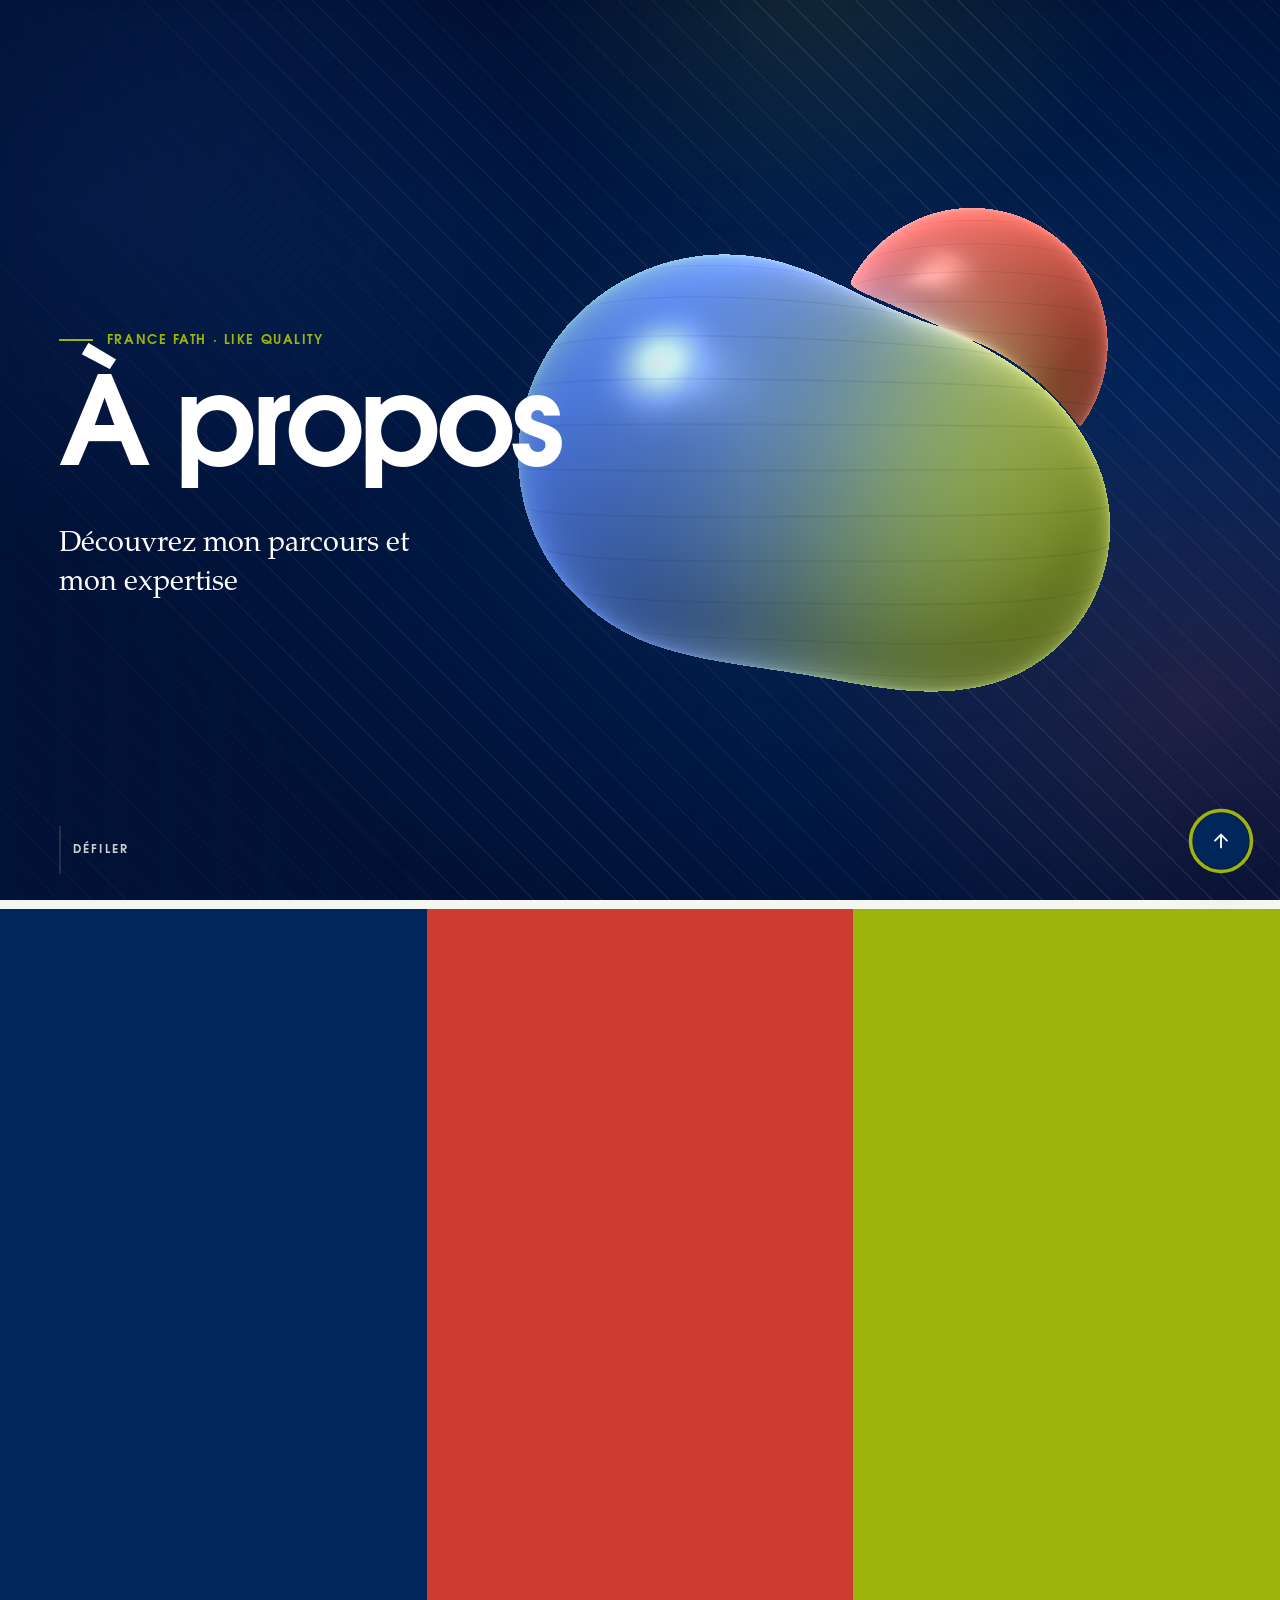
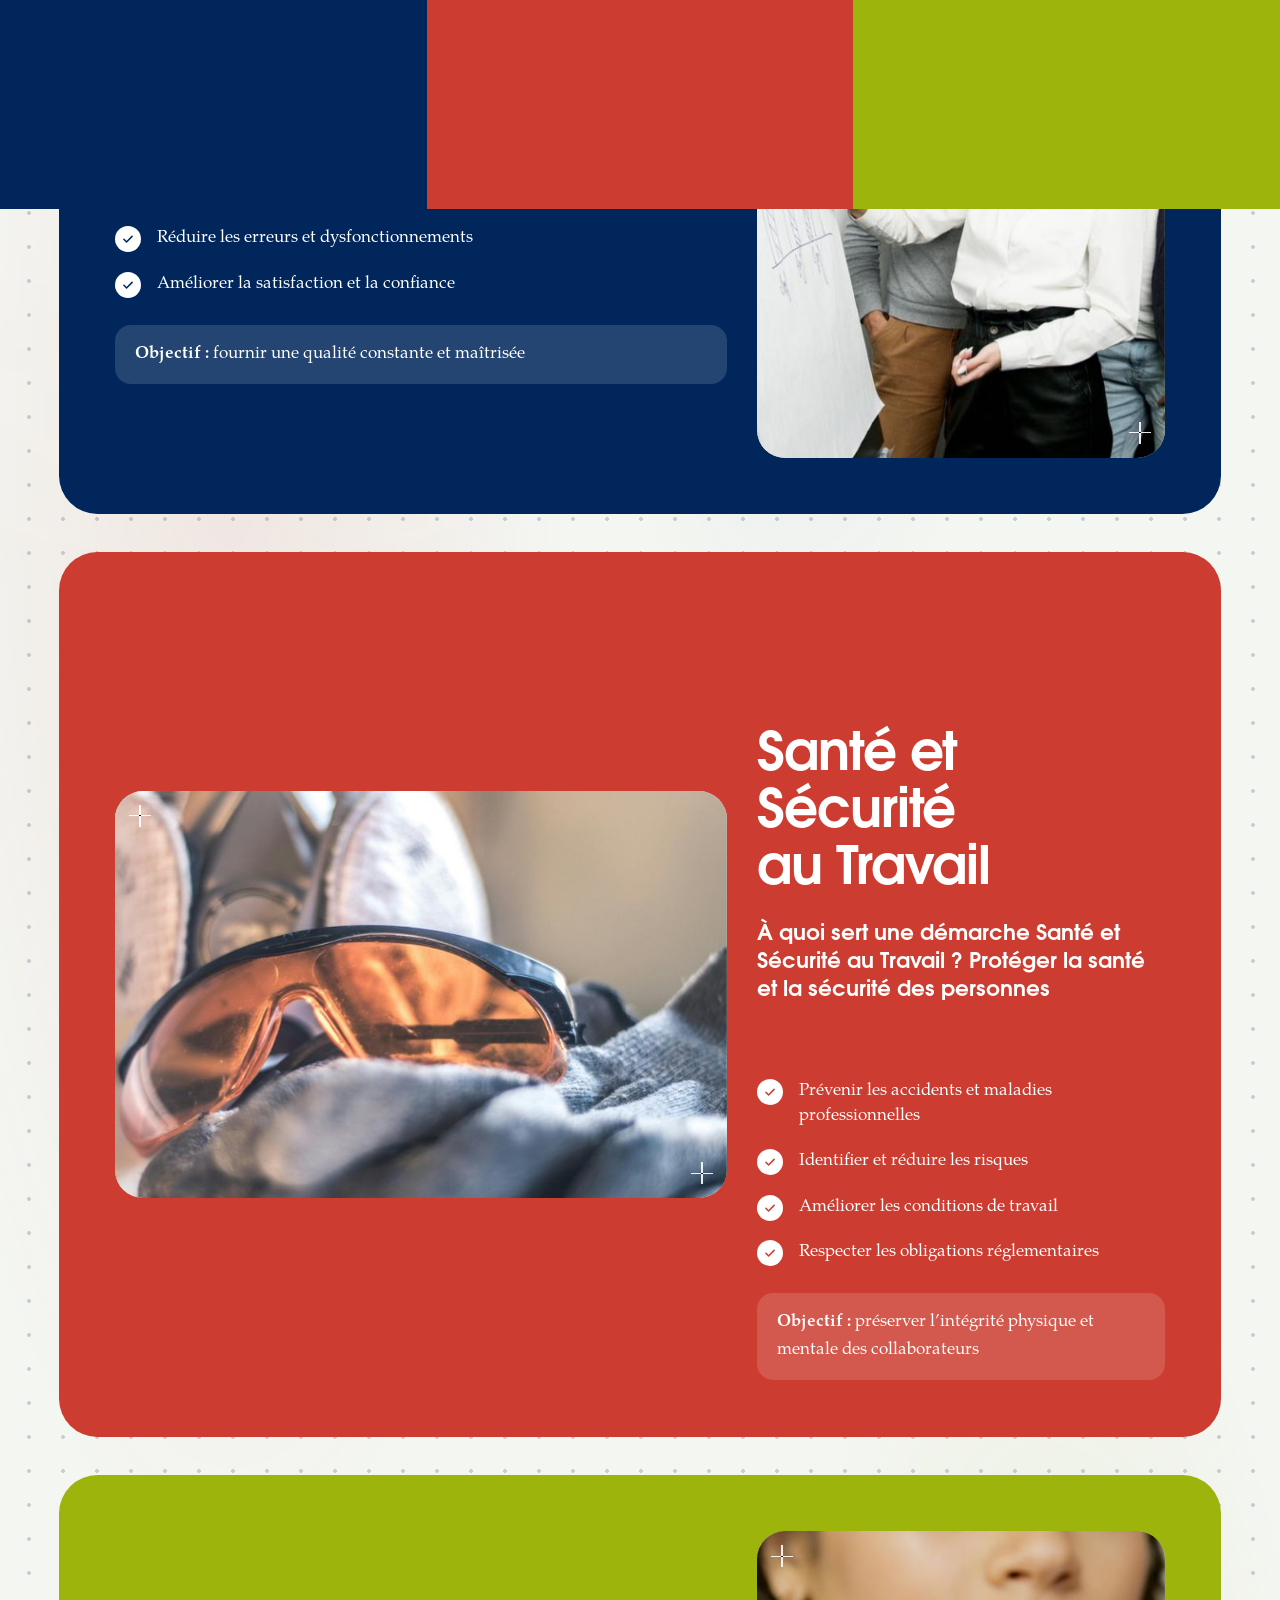
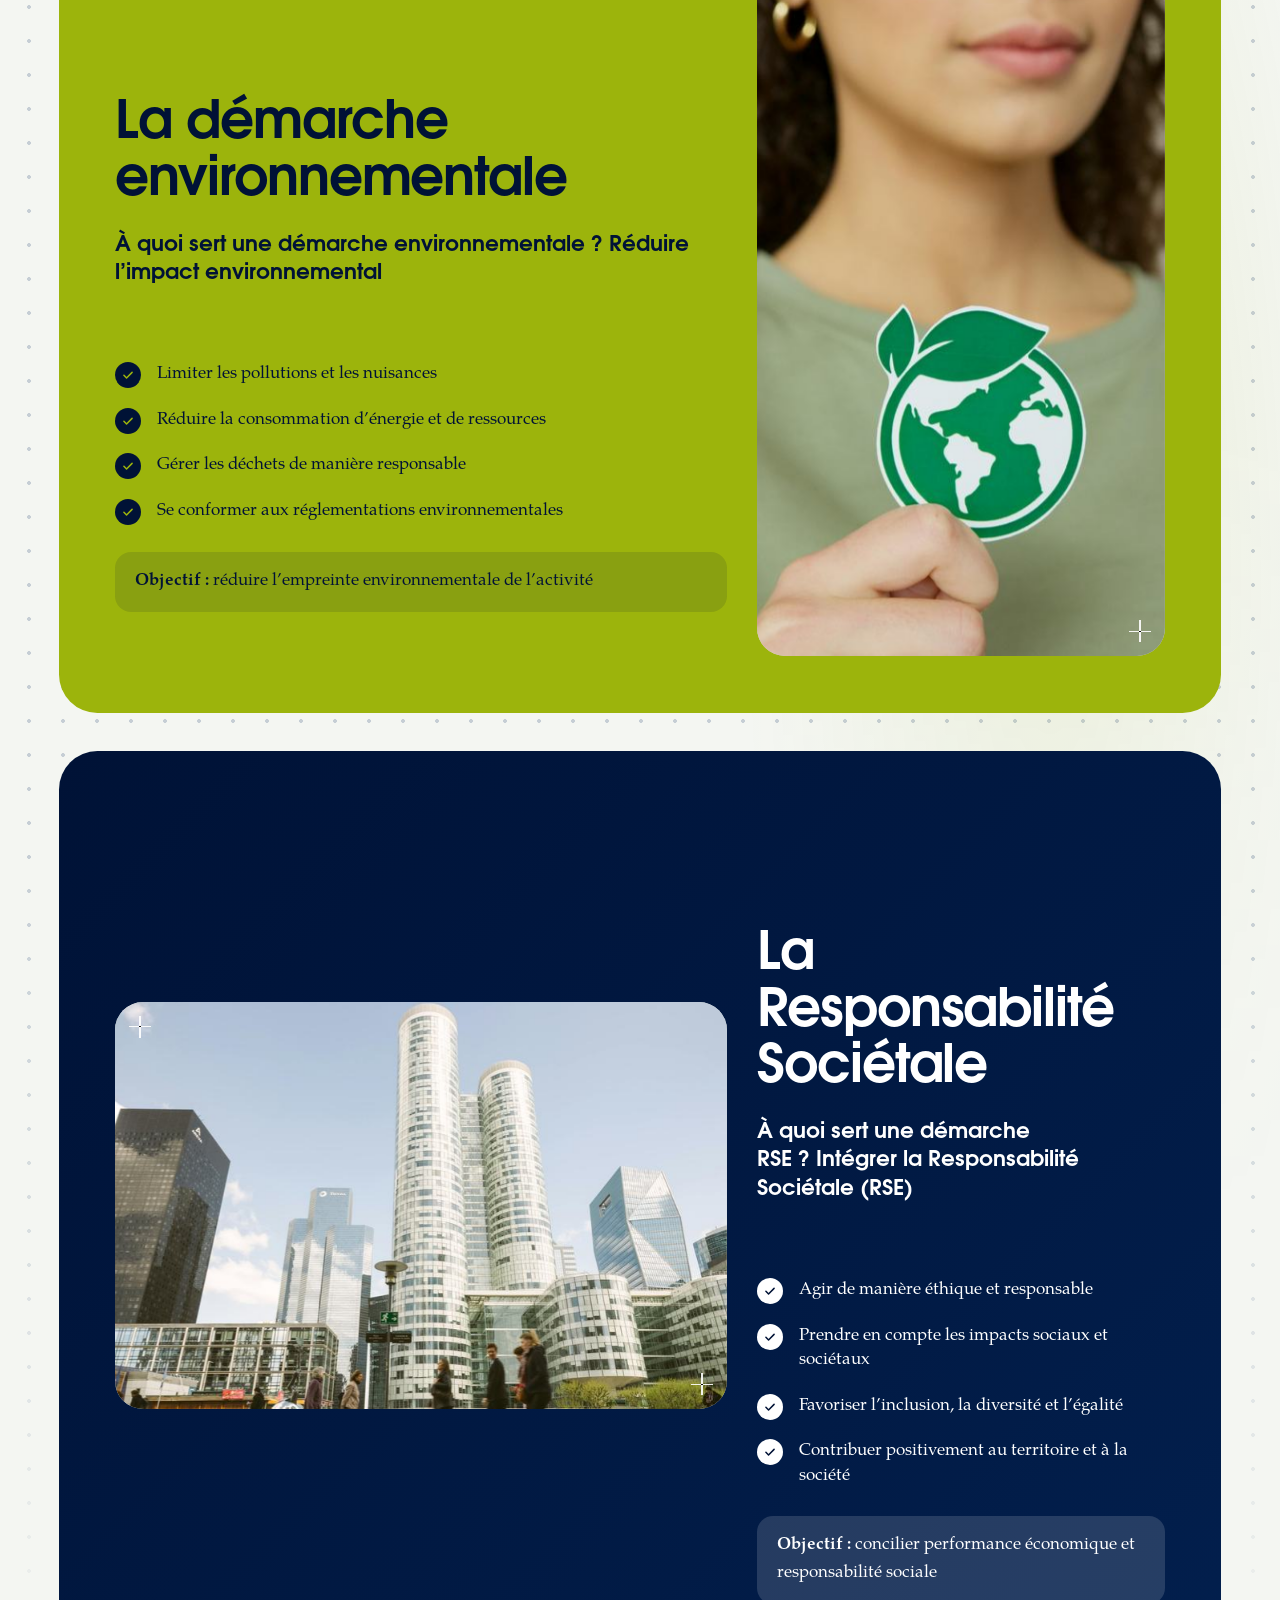
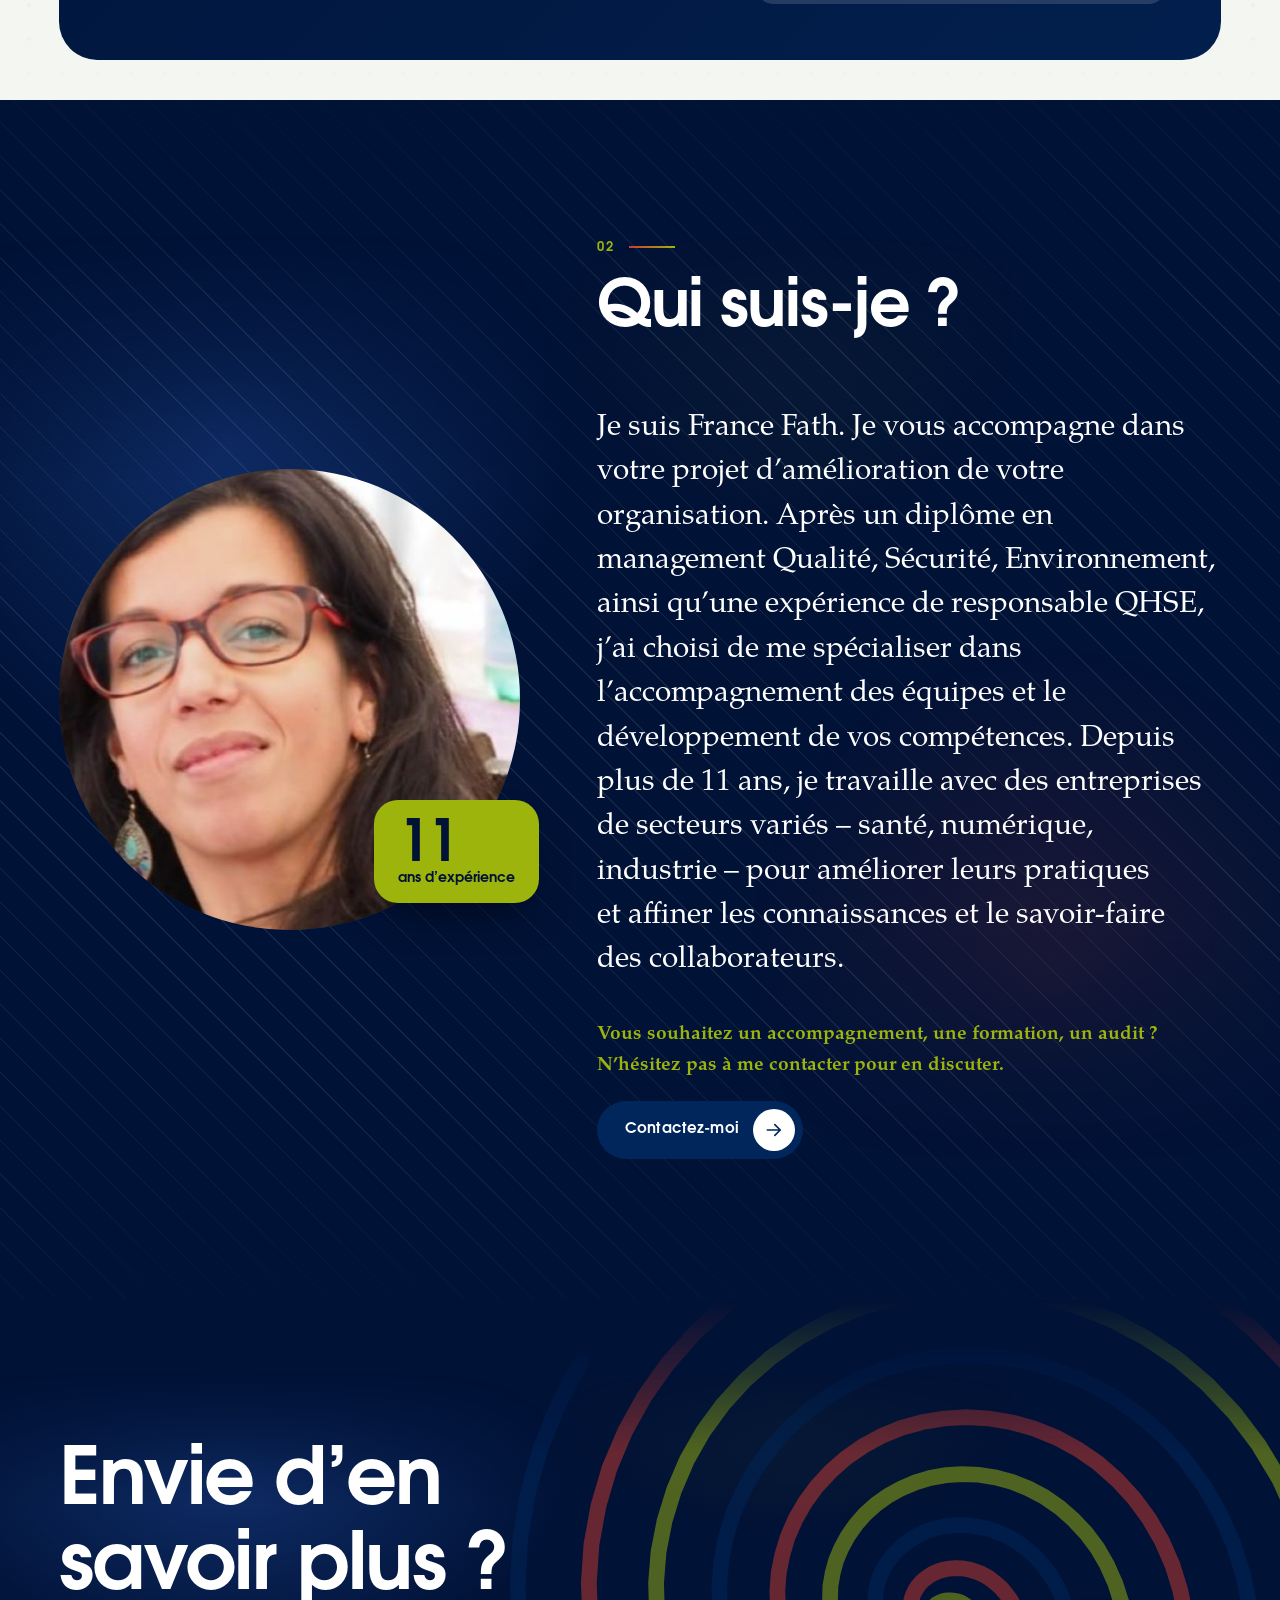
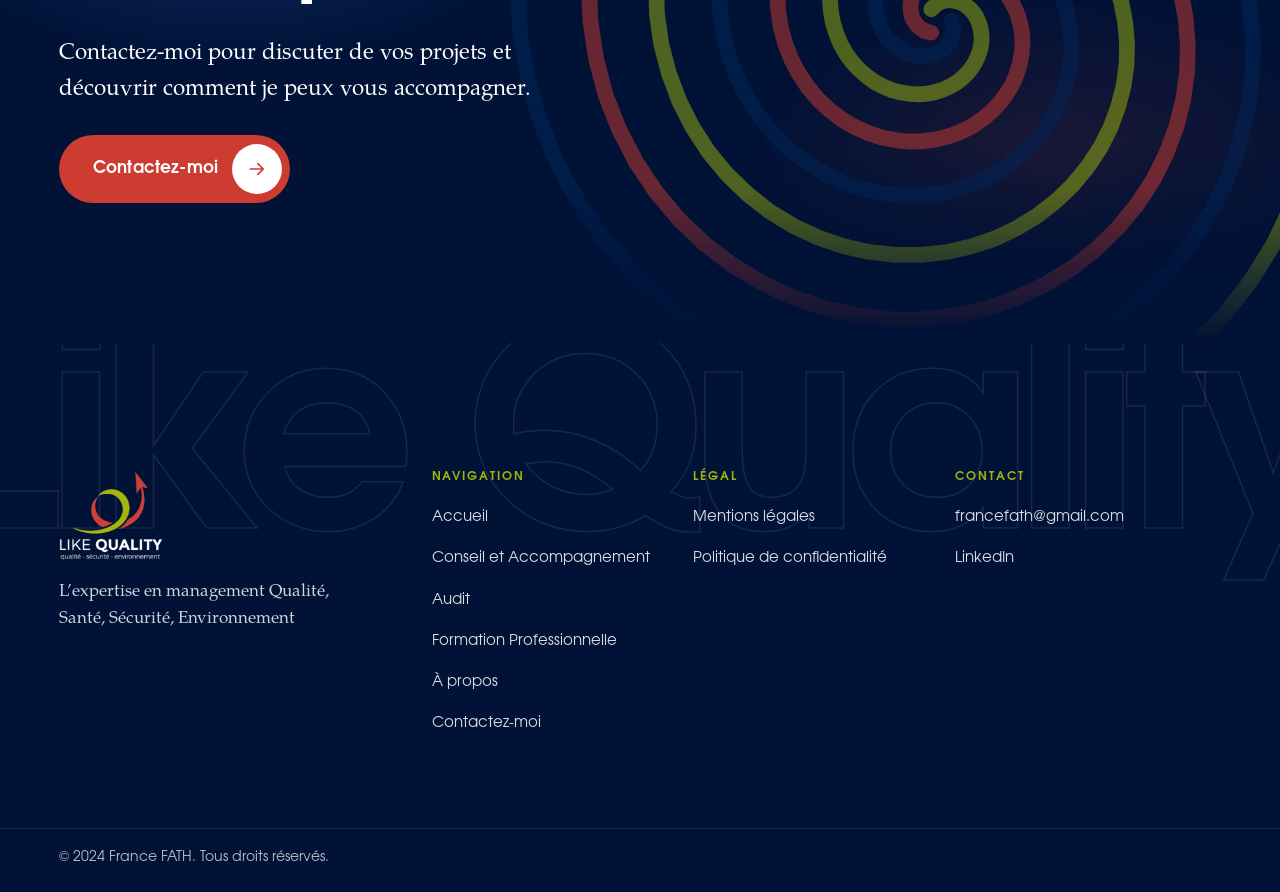
<file: a-propos.html>
<!doctype html>
<html lang="fr" class="no-js">
<head>
<meta charset="utf-8">
<meta name="viewport" content="width=device-width, initial-scale=1, viewport-fit=cover">

<title>À propos – France FATH | Like Quality</title>
<meta name="description" content="Le parcours de France Fath : plus de 11 ans en qualité, santé-sécurité, environnement et RSE auprès d'entreprises de la santé, du numérique et de l'industrie.">
<meta name="theme-color" content="#001236">

<link rel="canonical" href="https://francefath.com/a-propos.html">
<meta property="og:type" content="website"><meta property="og:locale" content="fr_FR"><meta property="og:site_name" content="France FATH – Like Quality">
<meta property="og:title" content="À propos – France FATH | Like Quality"><meta property="og:description" content="Le parcours de France Fath : plus de 11 ans en qualité, santé-sécurité, environnement et RSE auprès d'entreprises de la santé, du numérique et de l'industrie."><meta property="og:url" content="https://francefath.com/a-propos.html"><meta property="og:image" content="https://francefath.com/images/og-image.png">
<meta property="og:image:width" content="1200"><meta property="og:image:height" content="630"><meta property="og:image:alt" content="France FATH – Like Quality : conseil, audit et formation QHSE">
<meta name="twitter:card" content="summary_large_image"><meta name="twitter:title" content="À propos – France FATH | Like Quality"><meta name="twitter:description" content="Le parcours de France Fath : plus de 11 ans en qualité, santé-sécurité, environnement et RSE auprès d'entreprises de la santé, du numérique et de l'industrie."><meta name="twitter:image" content="https://francefath.com/images/og-image.png">
<meta name="robots" content="index, follow, max-image-preview:large, max-snippet:-1, max-video-preview:-1">
<meta name="author" content="France FATH"><meta name="geo.region" content="FR-ARA"><meta name="geo.placename" content="Chaponost"><meta name="format-detection" content="telephone=no">
<link rel="alternate" hreflang="fr" href="https://francefath.com/a-propos.html"><link rel="alternate" hreflang="x-default" href="https://francefath.com/a-propos.html">
<link rel="icon" type="image/png" href="favicon-96x96.png" sizes="96x96"><link rel="icon" href="favicon.svg" type="image/svg+xml"><link rel="shortcut icon" href="favicon.ico"><link rel="manifest" href="site.webmanifest"><link rel="apple-touch-icon" href="apple-touch-icon.png">
<link rel="preload" href="fonts/texgyreadventor-bold.woff" as="font" type="font/woff" crossorigin>
<link rel="preload" href="fonts/texgyrepagella-regular.woff" as="font" type="font/woff" crossorigin>
<script>(function(d){d.className=d.className.replace('no-js','js');try{if(sessionStorage.getItem('lqT')){d.classList.add('is-arriving');sessionStorage.removeItem('lqT')}}catch(e){}})(document.documentElement)</script>
<link rel="stylesheet" href="css/site.css">
<script type="application/ld+json">{"@context":"https://schema.org","@graph":[{"@type":["ProfessionalService","LocalBusiness"],"@id":"https://francefath.com/#organization","name":"France FATH – Like Quality","alternateName":["Like Quality","France FATH"],"url":"https://francefath.com/","logo":{"@type":"ImageObject","url":"https://francefath.com/images/logo_like_quality.jpg"},"image":["https://francefath.com/images/og-image.png","https://francefath.com/images/og-image.png"],"email":"francefath@gmail.com","description":"Consultante, formatrice et accompagnatrice QHSE à Chaponost (Rhône) : conseil, audit et formation en Qualité, Santé, Sécurité et Environnement.","slogan":"L'expertise en management Qualité, Santé, Sécurité, Environnement","priceRange":"€€","address":{"@type":"PostalAddress","addressLocality":"Chaponost","postalCode":"69630","addressRegion":"Auvergne-Rhône-Alpes","addressCountry":"FR"},"areaServed":[{"@type":"AdministrativeArea","name":"Rhône"},{"@type":"AdministrativeArea","name":"Auvergne-Rhône-Alpes"},{"@type":"Country","name":"France"}],"founder":{"@id":"https://francefath.com/#person"},"employee":{"@id":"https://francefath.com/#person"},"sameAs":["https://www.linkedin.com/in/france-fath-42687960"],"contactPoint":{"@type":"ContactPoint","contactType":"customer service","email":"francefath@gmail.com","availableLanguage":"fr"},"knowsAbout":["Management de la qualité","Santé et sécurité au travail","Management environnemental","Responsabilité sociétale des entreprises (RSE)","Audit interne","ISO 9001","ISO 13485","ISO 14001","ISO 45001","ISO 26000","MASE","Qualiopi","DUERP","Formation professionnelle"],"hasOfferCatalog":{"@type":"OfferCatalog","name":"Prestations QHSE","itemListElement":[{"@type":"Offer","itemOffered":{"@id":"https://francefath.com/conseil-accompagnement.html#service"}},{"@type":"Offer","itemOffered":{"@id":"https://francefath.com/audit.html#service"}},{"@type":"Offer","itemOffered":{"@id":"https://francefath.com/formation-professionnelle.html#service"}}]}},{"@type":"Person","@id":"https://francefath.com/#person","name":"France Fath","jobTitle":"Consultante, formatrice et accompagnatrice QHSE","worksFor":{"@id":"https://francefath.com/#organization"},"url":"https://francefath.com/a-propos.html","image":"https://francefath.com/images/ppfrancefath.png","sameAs":["https://www.linkedin.com/in/france-fath-42687960"],"email":"francefath@gmail.com","address":{"@type":"PostalAddress","addressLocality":"Chaponost","addressCountry":"FR"},"knowsAbout":["Qualité","Santé et sécurité au travail","Environnement","RSE"]},{"@type":"WebSite","@id":"https://francefath.com/#website","url":"https://francefath.com/","name":"France FATH – Like Quality","inLanguage":"fr-FR","publisher":{"@id":"https://francefath.com/#organization"}},{"@type":"Service","@id":"https://francefath.com/conseil-accompagnement.html#service","name":"Conseil et Accompagnement","description":"Conseil et accompagnement QHSE sur mesure : diagnostic, recommandations, mise en œuvre et suivi des résultats pour dirigeants, PME et grandes organisations.","url":"https://francefath.com/conseil-accompagnement.html","provider":{"@id":"https://francefath.com/#organization"},"areaServed":{"@type":"Country","name":"France"},"serviceType":"Conseil et Accompagnement"},{"@type":"Service","@id":"https://francefath.com/audit.html#service","name":"Audit","description":"Audits organisationnels, de processus, de performance, de conformité et réglementaires : diagnostic objectif, rapport détaillé et recommandations concrètes.","url":"https://francefath.com/audit.html","provider":{"@id":"https://francefath.com/#organization"},"areaServed":{"@type":"Country","name":"France"},"serviceType":"Audit"},{"@type":"Service","@id":"https://francefath.com/formation-professionnelle.html#service","name":"Formation Professionnelle","description":"Formations professionnelles QHSE : Qualité, Santé-Sécurité, Environnement, ISO 9001, 14001, 45001, MASE, Qualiopi. En entreprise, à distance, hybride ou e-learning.","url":"https://francefath.com/formation-professionnelle.html","provider":{"@id":"https://francefath.com/#organization"},"areaServed":{"@type":"Country","name":"France"},"serviceType":"Formation Professionnelle"},{"@type":"AboutPage","@id":"https://francefath.com/a-propos.html#webpage","url":"https://francefath.com/a-propos.html","name":"À propos – France FATH | Like Quality","description":"Le parcours de France Fath : plus de 11 ans en qualité, santé-sécurité, environnement et RSE auprès d'entreprises de la santé, du numérique et de l'industrie.","inLanguage":"fr-FR","isPartOf":{"@id":"https://francefath.com/#website"},"about":{"@id":"https://francefath.com/#organization"},"primaryImageOfPage":{"@type":"ImageObject","url":"https://francefath.com/images/og-image.png"},"breadcrumb":{"@id":"https://francefath.com/a-propos.html#breadcrumb"}},{"@type":"BreadcrumbList","@id":"https://francefath.com/a-propos.html#breadcrumb","itemListElement":[{"@type":"ListItem","position":1,"name":"Accueil","item":"https://francefath.com/"},{"@type":"ListItem","position":2,"name":"À propos","item":"https://francefath.com/a-propos.html"}]}]}</script>
</head>
<body data-page="apropos">
<a class="skip" href="#main">Aller au contenu</a>
<div class="curtain" aria-hidden="true"><i></i><i></i><i></i></div>
<header class="hdr" id="hdr">
  <div class="hdr__in">
    <a class="brand" href="index.html" aria-label="France FATH – Like Quality, accueil"><img class="brand__d" src="images/logo-lq.png" alt="" width="640" height="549"><img class="brand__l" src="images/logo-lq-light.png" alt="" width="640" height="549"></a>
    <nav class="nav" aria-label="Navigation principale"><a href="index.html" data-nav="home"><span>Accueil</span></a><a href="conseil-accompagnement.html" data-nav="conseil"><span>Conseil et Accompagnement</span></a><a href="audit.html" data-nav="audit"><span>Audit</span></a><a href="formation-professionnelle.html" data-nav="formation"><span>Formation Professionnelle</span></a><a href="a-propos.html" data-nav="apropos" aria-current="page" class="is-cur"><span>À propos</span></a><a href="contact.html" data-nav="contact"><span>Contactez-moi</span></a></nav>
    <div class="hdr__r">
      <button class="sbtn" type="button" data-search-open aria-label="Rechercher dans le site" aria-haspopup="dialog"><svg viewBox="0 0 24 24" aria-hidden="true"><circle cx="10.5" cy="10.5" r="6.5" fill="none" stroke="currentColor" stroke-width="2"/><path d="m15.5 15.5 5 5" stroke="currentColor" stroke-width="2" stroke-linecap="round"/></svg><span class="sbtn__t">Rechercher</span><kbd>Ctrl K</kbd></button>
      <button class="burger" type="button" aria-label="Ouvrir le menu" aria-expanded="false" aria-controls="menu"><i></i><i></i><i></i></button>
    </div>
  </div>
  <i class="hdr__prog" aria-hidden="true"></i>
</header>
<div class="menu" id="menu" aria-hidden="true" inert>
  <div class="menu__in"><nav aria-label="Menu mobile"><a href="index.html"><span class="menu__n">01</span><span class="menu__l">Accueil</span></a><a href="conseil-accompagnement.html"><span class="menu__n">02</span><span class="menu__l">Conseil et Accompagnement</span></a><a href="audit.html"><span class="menu__n">03</span><span class="menu__l">Audit</span></a><a href="formation-professionnelle.html"><span class="menu__n">04</span><span class="menu__l">Formation Professionnelle</span></a><a href="a-propos.html" aria-current="page"><span class="menu__n">05</span><span class="menu__l">À propos</span></a><a href="contact.html"><span class="menu__n">06</span><span class="menu__l">Contactez-moi</span></a></nav>
  <div class="menu__f"><a href="mailto:francefath@gmail.com">francefath@gmail.com</a><a href="https://www.linkedin.com/in/france-fath-42687960" target="_blank" rel="noopener noreferrer">LinkedIn</a></div></div>
  <svg class="spiral spiral--menu" viewBox="0 0 400 400" aria-hidden="true" focusable="false"><path d="M206.0 200.0L206.2 200.7L206.4 201.4L206.6 202.2L206.7 203.1L206.8 204.1L206.7 205.1L206.5 206.2L206.2 207.4L205.7 208.5L205.1 209.7L204.2 210.8L203.2 211.9L202.0 212.8L200.6 213.7L199.1 214.5L197.4 215.0L195.6 215.4L193.6 215.6L191.5 215.5L189.4 215.2L187.3 214.6L185.1 213.7L183.0 212.6L181.0 211.1L179.1 209.3L177.3 207.3L175.7 204.9L174.4 202.4L173.3 199.6L172.6 196.5L172.2 193.3L172.1 190.0L172.5 186.6L173.2 183.2L174.4 179.7L176.0 176.3L178.1 173.1L180.6 170.0L183.5 167.1L186.8 164.5L190.5 162.2L194.5 160.3L198.8 158.8L203.4 157.9L208.1 157.4L213.0 157.4L218.0 158.1L223.1 159.3L228.0 161.1L232.9 163.5L237.5 166.5L241.9 170.1L245.9 174.3L249.5 178.9L252.7 184.1L255.3 189.7L257.3 195.7L258.6 202.0L259.3 208.5L259.2 215.2L258.4 222.0L256.8 228.8L254.4 235.5L251.2 242.0L247.2 248.2L242.5 254.0L237.0 259.4L230.9 264.3L224.2 268.5L216.9 272.0L209.1 274.7L201.0 276.5L192.5 277.5L183.9 277.5L175.1 276.6L166.4 274.7L157.8 271.7L149.4 267.8L141.4 262.9L133.9 257.1L127.0 250.3L120.7 242.7L115.2 234.4L110.7 225.3L107.1 215.7L104.5 205.6L103.1 195.1L102.8 184.4L103.7 173.5L105.8 162.7L109.1 152.0L113.7 141.6L119.4 131.6L126.4 122.2L134.4 113.5L143.4 105.7L153.4 98.7L164.2 92.9L175.7 88.2L187.9 84.7L200.5 82.6L213.4 81.9L226.5 82.6L239.6 84.7L252.5 88.4L265.2 93.4L277.3 99.9L288.7 107.8L299.4 117.1L309.1 127.5L317.7 139.1L325.1 151.7L331.1 165.2L335.6 179.4L338.6 194.2L340.0 209.4L339.7 224.8L337.6 240.3L333.9 255.6L328.4 270.6L321.3 285.1L312.5 298.8L302.2 311.6L290.4 323.4L277.3 333.8L262.9 342.9L247.5 350.4L231.2 356.3L214.1 360.4L196.6 362.6L178.7 362.9L160.8 361.2L142.9 357.5L125.4 351.8L108.5 344.2L92.3 334.7L77.1 323.4L63.2 310.3L50.6 295.7L39.6 279.6L30.3 262.3L22.9 243.9L17.5 224.6L14.2 204.7L13.2 184.3L14.3 163.8L17.7 143.3L23.4 123.1L31.3 103.6L41.4 84.8" fill="none" stroke="#00265B" stroke-width="7" stroke-linecap="round" pathLength="1"/><path d="M197.0 205.2L196.3 205.0L195.6 204.8L194.8 204.6L193.9 204.3L193.1 203.8L192.2 203.2L191.3 202.5L190.5 201.7L189.8 200.7L189.1 199.5L188.5 198.3L188.1 196.8L187.9 195.3L187.8 193.7L187.9 192.0L188.3 190.2L188.9 188.4L189.7 186.7L190.8 184.9L192.1 183.2L193.7 181.7L195.5 180.3L197.6 179.0L199.9 178.0L202.4 177.2L205.1 176.7L207.9 176.5L210.8 176.6L213.7 177.1L216.7 178.0L219.7 179.2L222.6 180.8L225.3 182.9L228.0 185.2L230.3 188.0L232.5 191.1L234.3 194.5L235.7 198.2L236.8 202.2L237.4 206.3L237.5 210.6L237.1 215.1L236.2 219.5L234.8 224.0L232.9 228.4L230.3 232.6L227.3 236.6L223.7 240.3L219.7 243.7L215.2 246.7L210.2 249.2L204.9 251.2L199.3 252.6L193.5 253.4L187.4 253.6L181.3 253.0L175.1 251.8L169.0 249.8L163.0 247.1L157.2 243.7L151.8 239.6L146.7 234.8L142.1 229.3L138.1 223.3L134.7 216.8L132.0 209.8L130.0 202.3L128.9 194.6L128.6 186.7L129.2 178.6L130.8 170.6L133.2 162.6L136.6 154.8L140.9 147.3L146.1 140.2L152.2 133.6L159.0 127.6L166.6 122.3L174.8 117.8L183.6 114.2L192.9 111.6L202.6 110.0L212.6 109.4L222.7 110.0L232.9 111.7L242.9 114.5L252.7 118.5L262.1 123.6L271.1 129.8L279.4 137.1L287.0 145.3L293.7 154.4L299.5 164.4L304.2 175.1L307.7 186.4L310.0 198.2L311.0 210.3L310.7 222.6L309.0 234.9L305.9 247.1L301.4 259.1L295.6 270.7L288.4 281.7L280.0 291.9L270.4 301.3L259.7 309.7L248.0 316.9L235.4 322.9L222.1 327.6L208.2 330.7L193.9 332.4L179.3 332.5L164.6 330.9L150.0 327.8L135.7 322.9L121.9 316.5L108.7 308.5L96.3 299.1L84.9 288.2L74.6 275.9L65.7 262.5L58.2 248.1L52.2 232.7L48.0 216.6L45.5 200.0L44.8 183.0L46.0 165.9L49.1 148.8L54.0 132.1L60.9 115.8L69.6 100.1L80.0 85.4L92.1 71.8L105.8 59.5L120.9 48.6L137.2 39.4L154.6 31.9L172.9 26.3L191.8 22.8L211.2 21.3L230.9 21.9L250.5 24.7L269.9 29.7L288.8 36.8L307.0 46.0L324.2 57.3L340.2 70.5L354.9 85.5L367.9 102.2L379.1 120.3" fill="none" stroke="#CC3C30" stroke-width="7" stroke-linecap="round" pathLength="1"/><path d="M197.0 194.8L197.5 194.3L198.0 193.7L198.6 193.2L199.3 192.6L200.2 192.1L201.1 191.6L202.1 191.2L203.3 190.9L204.5 190.8L205.8 190.8L207.2 191.0L208.7 191.3L210.1 191.8L211.6 192.6L213.0 193.6L214.3 194.7L215.6 196.1L216.7 197.7L217.7 199.6L218.4 201.5L219.0 203.7L219.3 206.0L219.4 208.4L219.1 210.9L218.5 213.5L217.6 216.0L216.4 218.5L214.8 221.0L212.9 223.3L210.7 225.5L208.2 227.4L205.3 229.1L202.2 230.5L198.8 231.6L195.2 232.3L191.5 232.6L187.6 232.4L183.7 231.8L179.7 230.8L175.8 229.2L172.0 227.2L168.4 224.6L165.0 221.6L161.8 218.2L159.0 214.3L156.6 210.0L154.7 205.3L153.2 200.4L152.3 195.2L152.0 189.8L152.2 184.3L153.2 178.7L154.7 173.1L157.0 167.6L159.9 162.3L163.4 157.3L167.6 152.5L172.4 148.2L177.7 144.4L183.6 141.1L189.9 138.4L196.5 136.4L203.5 135.2L210.8 134.7L218.1 135.0L225.6 136.2L233.0 138.2L240.2 141.1L247.2 144.8L253.9 149.4L260.1 154.8L265.8 160.9L270.9 167.7L275.2 175.2L278.8 183.3L281.5 191.8L283.2 200.7L284.0 209.9L283.8 219.3L282.5 228.7L280.1 238.1L276.7 247.3L272.2 256.2L266.6 264.7L260.1 272.6L252.6 279.9L244.2 286.4L235.1 292.0L225.3 296.7L214.8 300.2L203.9 302.7L192.6 303.9L181.1 303.9L169.5 302.7L157.9 300.1L146.6 296.2L135.6 291.0L125.1 284.6L115.3 276.9L106.2 268.1L98.1 258.3L91.0 247.4L85.1 235.8L80.4 223.3L77.0 210.3L75.1 196.9L74.7 183.1L75.8 169.2L78.5 155.4L82.7 141.8L88.4 128.5L95.6 115.8L104.3 103.9L114.3 92.9L125.7 82.9L138.1 74.1L151.7 66.6L166.1 60.6L181.2 56.2L196.9 53.5L213.0 52.4L229.3 53.1L245.6 55.7L261.6 60.0L277.3 66.2L292.3 74.1L306.5 83.6L319.8 94.9L331.8 107.6L342.5 121.7L351.7 137.0L359.2 153.4L364.9 170.7L368.8 188.7L370.7 207.2L370.5 225.9L368.3 244.7L364.0 263.3L357.6 281.5L349.2 299.1L338.8 315.8L326.6 331.4L312.5 345.7L296.9 358.5L279.8 369.7L261.5 378.9L242.0 386.2L221.7 391.4L200.8 394.3L179.5 394.9" fill="none" stroke="#9CB40C" stroke-width="7" stroke-linecap="round" pathLength="1"/></svg>
</div>
<div class="search" id="search" role="dialog" aria-modal="true" aria-label="Rechercher dans le site" aria-hidden="true" hidden>
  <div class="search__bd" data-search-close></div>
  <div class="search__box">
    <div class="search__top"><svg viewBox="0 0 24 24" aria-hidden="true"><circle cx="10.5" cy="10.5" r="6.5" fill="none" stroke="currentColor" stroke-width="2"/><path d="m15.5 15.5 5 5" stroke="currentColor" stroke-width="2" stroke-linecap="round"/></svg><input type="search" id="q" placeholder="Rechercher un mot-clé : audit, ISO 9001, RSE…" autocomplete="off" spellcheck="false" aria-label="Mot-clé" aria-controls="sres"><button type="button" class="search__x" data-search-close aria-label="Fermer la recherche"><svg viewBox="0 0 24 24" aria-hidden="true"><path d="m6 6 12 12M18 6 6 18" stroke="currentColor" stroke-width="2" stroke-linecap="round"/></svg></button></div>
    <div class="search__res" id="sres" role="listbox" aria-live="polite"></div>
    <div class="search__ft"><span><kbd>↑</kbd><kbd>↓</kbd> naviguer</span><span><kbd>↵</kbd> ouvrir</span><span><kbd>Échap</kbd> fermer</span></div>
  </div>
</div>
<main id="main">
<section class="hero hero--apropos" id="top" data-theme="dark">
  <div class="hero__gl"><canvas data-scene="orbs" aria-hidden="true"></canvas></div>
  <div class="hero__veil"></div>
  <div class="wrap hero__in">
    <p class="eyebrow" data-r>France FATH · Like Quality</p>
    <h1 class="hero__t"><span class="hw" data-r="words">À propos</span></h1>
    <p class="hero__s" data-r>Découvrez mon parcours et mon expertise</p>
    
  </div>
  <a class="cue" href="#s1" aria-label="Défiler vers le contenu"><span class="cue__l"></span><span class="cue__t">Défiler</span></a>
</section><section id="apporter" class="sec sec--abring" data-theme="light" data-s1><span id="s1" class="anc"></span><div class="wrap"><header class="sh"><span class="sh__n" data-r>01<i></i></span><h2 class="sh__t" data-r="words">Ce que je peux vous apporter</h2></header></div><div class="abs"><article class="ab ab--q" id="qualite" data-stack>
    <div class="ab__in">
      <div class="ab__txt"><span class="ab__n" data-r>01</span><h3 class="ab__t" data-r="words">La Qualité</h3><p class="ab__sub" data-r>À quoi sert une démarche qualité ? Assurer la qualité des produits et services</p><p class="ab__intro" data-r>La démarche qualité vise à :</p><ul class="chk chk--sm"><li data-r style="--i:0"><i class="chk__m"><svg viewBox="0 0 24 24" aria-hidden="true"><path d="m5 12.5 4.5 4.5L19 7.5" fill="none" stroke="currentColor" stroke-width="2.6" stroke-linecap="round" stroke-linejoin="round" pathLength="1"/></svg></i><span>Répondre aux besoins et attentes des clients</span></li><li data-r style="--i:1"><i class="chk__m"><svg viewBox="0 0 24 24" aria-hidden="true"><path d="m5 12.5 4.5 4.5L19 7.5" fill="none" stroke="currentColor" stroke-width="2.6" stroke-linecap="round" stroke-linejoin="round" pathLength="1"/></svg></i><span>Garantir la conformité des produits ou services</span></li><li data-r style="--i:2"><i class="chk__m"><svg viewBox="0 0 24 24" aria-hidden="true"><path d="m5 12.5 4.5 4.5L19 7.5" fill="none" stroke="currentColor" stroke-width="2.6" stroke-linecap="round" stroke-linejoin="round" pathLength="1"/></svg></i><span>Réduire les erreurs et dysfonctionnements</span></li><li data-r style="--i:3"><i class="chk__m"><svg viewBox="0 0 24 24" aria-hidden="true"><path d="m5 12.5 4.5 4.5L19 7.5" fill="none" stroke="currentColor" stroke-width="2.6" stroke-linecap="round" stroke-linejoin="round" pathLength="1"/></svg></i><span>Améliorer la satisfaction et la confiance</span></li></ul><p class="ab__goal" data-r><b>Objectif :</b> fournir une qualité constante et maîtrisée</p></div>
      <figure class="media ab__m" data-r="mask" style="--ar:1080/1920"><div class="media__in" data-parallax-img="0.14"><img class="" src="images/sm/qualite.jpg" srcset="images/sm/qualite.jpg 506w, images/qualite.jpg 1080w" sizes="(min-width: 1024px) 34vw, 80vw" width="1080" height="1920" alt="Trois collègues travaillent sur un graphique devant un paperboard" loading="lazy" decoding="async"></div><i class="reg reg--tl" aria-hidden="true"></i><i class="reg reg--br" aria-hidden="true"></i></figure>
    </div></article><article class="ab ab--s ab--rev" id="sante-securite" data-stack>
    <div class="ab__in">
      <div class="ab__txt"><span class="ab__n" data-r>02</span><h3 class="ab__t" data-r="words">Santé et Sécurité au Travail</h3><p class="ab__sub" data-r>À quoi sert une démarche Santé et Sécurité au Travail ? Protéger la santé et la sécurité des personnes</p><p class="ab__intro" data-r>La démarche Santé et Sécurité au Travail permet de :</p><ul class="chk chk--sm"><li data-r style="--i:0"><i class="chk__m"><svg viewBox="0 0 24 24" aria-hidden="true"><path d="m5 12.5 4.5 4.5L19 7.5" fill="none" stroke="currentColor" stroke-width="2.6" stroke-linecap="round" stroke-linejoin="round" pathLength="1"/></svg></i><span>Prévenir les accidents et maladies professionnelles</span></li><li data-r style="--i:1"><i class="chk__m"><svg viewBox="0 0 24 24" aria-hidden="true"><path d="m5 12.5 4.5 4.5L19 7.5" fill="none" stroke="currentColor" stroke-width="2.6" stroke-linecap="round" stroke-linejoin="round" pathLength="1"/></svg></i><span>Identifier et réduire les risques</span></li><li data-r style="--i:2"><i class="chk__m"><svg viewBox="0 0 24 24" aria-hidden="true"><path d="m5 12.5 4.5 4.5L19 7.5" fill="none" stroke="currentColor" stroke-width="2.6" stroke-linecap="round" stroke-linejoin="round" pathLength="1"/></svg></i><span>Améliorer les conditions de travail</span></li><li data-r style="--i:3"><i class="chk__m"><svg viewBox="0 0 24 24" aria-hidden="true"><path d="m5 12.5 4.5 4.5L19 7.5" fill="none" stroke="currentColor" stroke-width="2.6" stroke-linecap="round" stroke-linejoin="round" pathLength="1"/></svg></i><span>Respecter les obligations réglementaires</span></li></ul><p class="ab__goal" data-r><b>Objectif :</b> préserver l’intégrité physique et mentale des collaborateurs</p></div>
      <figure class="media ab__m" data-r="mask" style="--ar:1920/1280"><div class="media__in" data-parallax-img="0.14"><img class="" src="images/sm/sante_securite.jpg" srcset="images/sm/sante_securite.jpg 900w, images/sante_securite.jpg 1920w" sizes="(min-width: 1024px) 34vw, 80vw" width="1920" height="1280" alt="Lunettes et masque de protection posés sur un gant de travail" loading="lazy" decoding="async"></div><i class="reg reg--tl" aria-hidden="true"></i><i class="reg reg--br" aria-hidden="true"></i></figure>
    </div></article><article class="ab ab--e" id="environnement" data-stack>
    <div class="ab__in">
      <div class="ab__txt"><span class="ab__n" data-r>03</span><h3 class="ab__t" data-r="words">La démarche environnementale</h3><p class="ab__sub" data-r>À quoi sert une démarche environnementale ? Réduire l’impact environnemental</p><p class="ab__intro" data-r>La démarche Environnement vise à :</p><ul class="chk chk--sm"><li data-r style="--i:0"><i class="chk__m"><svg viewBox="0 0 24 24" aria-hidden="true"><path d="m5 12.5 4.5 4.5L19 7.5" fill="none" stroke="currentColor" stroke-width="2.6" stroke-linecap="round" stroke-linejoin="round" pathLength="1"/></svg></i><span>Limiter les pollutions et les nuisances</span></li><li data-r style="--i:1"><i class="chk__m"><svg viewBox="0 0 24 24" aria-hidden="true"><path d="m5 12.5 4.5 4.5L19 7.5" fill="none" stroke="currentColor" stroke-width="2.6" stroke-linecap="round" stroke-linejoin="round" pathLength="1"/></svg></i><span>Réduire la consommation d’énergie et de ressources</span></li><li data-r style="--i:2"><i class="chk__m"><svg viewBox="0 0 24 24" aria-hidden="true"><path d="m5 12.5 4.5 4.5L19 7.5" fill="none" stroke="currentColor" stroke-width="2.6" stroke-linecap="round" stroke-linejoin="round" pathLength="1"/></svg></i><span>Gérer les déchets de manière responsable</span></li><li data-r style="--i:3"><i class="chk__m"><svg viewBox="0 0 24 24" aria-hidden="true"><path d="m5 12.5 4.5 4.5L19 7.5" fill="none" stroke="currentColor" stroke-width="2.6" stroke-linecap="round" stroke-linejoin="round" pathLength="1"/></svg></i><span>Se conformer aux réglementations environnementales</span></li></ul><p class="ab__goal" data-r><b>Objectif :</b> réduire l’empreinte environnementale de l’activité</p></div>
      <figure class="media ab__m" data-r="mask" style="--ar:1080/1920"><div class="media__in" data-parallax-img="0.14"><img class="" src="images/sm/environnement.jpg" srcset="images/sm/environnement.jpg 506w, images/environnement.jpg 1080w" sizes="(min-width: 1024px) 34vw, 80vw" width="1080" height="1920" alt="Une personne tient un autocollant représentant la Terre et des feuilles" loading="lazy" decoding="async"></div><i class="reg reg--tl" aria-hidden="true"></i><i class="reg reg--br" aria-hidden="true"></i></figure>
    </div></article><article class="ab ab--r ab--rev" id="rse" data-stack>
    <div class="ab__in">
      <div class="ab__txt"><span class="ab__n" data-r>04</span><h3 class="ab__t" data-r="words">La Responsabilité Sociétale</h3><p class="ab__sub" data-r>À quoi sert une démarche RSE ? Intégrer la Responsabilité Sociétale (RSE)</p><p class="ab__intro" data-r>La démarche RSE permet de :</p><ul class="chk chk--sm"><li data-r style="--i:0"><i class="chk__m"><svg viewBox="0 0 24 24" aria-hidden="true"><path d="m5 12.5 4.5 4.5L19 7.5" fill="none" stroke="currentColor" stroke-width="2.6" stroke-linecap="round" stroke-linejoin="round" pathLength="1"/></svg></i><span>Agir de manière éthique et responsable</span></li><li data-r style="--i:1"><i class="chk__m"><svg viewBox="0 0 24 24" aria-hidden="true"><path d="m5 12.5 4.5 4.5L19 7.5" fill="none" stroke="currentColor" stroke-width="2.6" stroke-linecap="round" stroke-linejoin="round" pathLength="1"/></svg></i><span>Prendre en compte les impacts sociaux et sociétaux</span></li><li data-r style="--i:2"><i class="chk__m"><svg viewBox="0 0 24 24" aria-hidden="true"><path d="m5 12.5 4.5 4.5L19 7.5" fill="none" stroke="currentColor" stroke-width="2.6" stroke-linecap="round" stroke-linejoin="round" pathLength="1"/></svg></i><span>Favoriser l’inclusion, la diversité et l’égalité</span></li><li data-r style="--i:3"><i class="chk__m"><svg viewBox="0 0 24 24" aria-hidden="true"><path d="m5 12.5 4.5 4.5L19 7.5" fill="none" stroke="currentColor" stroke-width="2.6" stroke-linecap="round" stroke-linejoin="round" pathLength="1"/></svg></i><span>Contribuer positivement au territoire et à la société</span></li></ul><p class="ab__goal" data-r><b>Objectif :</b> concilier performance économique et responsabilité sociale</p></div>
      <figure class="media ab__m" data-r="mask" style="--ar:1920/1280"><div class="media__in" data-parallax-img="0.14"><img class="" src="images/sm/responsabillite_societale.jpg" srcset="images/sm/responsabillite_societale.jpg 900w, images/responsabillite_societale.jpg 1920w" sizes="(min-width: 1024px) 34vw, 80vw" width="1920" height="1280" alt="Passants devant les tours du quartier d'affaires de La Défense" loading="lazy" decoding="async"></div><i class="reg reg--tl" aria-hidden="true"></i><i class="reg reg--br" aria-hidden="true"></i></figure>
    </div></article></div></section><section id="qui-suis-je" class="sec sec--who3 mm-dark" data-theme="dark"><div class="wrap who3"><div class="who3__m" data-r="mask"><div class="who3__f"><span class="who3__ring" aria-hidden="true"></span><img class="" src="images/ppfrancefath.png" srcset="images/sm/ppfrancefath.jpg 640w, images/ppfrancefath.png 800w" sizes="(min-width: 1024px) 34vw, 70vw" width="800" height="800" alt="Portrait de France Fath" loading="lazy" decoding="async"></div><div class="who3__tag" data-r><b data-count="11">11</b><span>ans d’expérience</span></div></div>
      <div class="who3__t"><header class="sh"><span class="sh__n" data-r>02<i></i></span><h2 class="sh__t" data-r="words">Qui suis-je ?</h2></header><p class="lead" data-scrub>Je suis France Fath. Je vous accompagne dans votre projet d’amélioration de votre organisation. Après un diplôme en management Qualité, Sécurité, Environnement, ainsi qu’une expérience de responsable QHSE, j’ai choisi de me spécialiser dans l’accompagnement des équipes et le développement de vos compétences. Depuis plus de 11 ans, je travaille avec des entreprises de secteurs variés – santé, numérique, industrie – pour améliorer leurs pratiques et affiner les connaissances et le savoir-faire des collaborateurs.</p><p class="who3__p2" data-r>Vous souhaitez un accompagnement, une formation, un audit ? N’hésitez pas à me contacter pour en discuter.</p><div data-r><a class="btn " href="contact.html" data-magnet><span class="btn__bg"></span><span class="btn__t">Contactez-moi</span><span class="btn__i"><svg viewBox="0 0 24 24" aria-hidden="true"><path d="M4 12h15M13 5.5 19.5 12 13 18.5" fill="none" stroke="currentColor" stroke-width="2" stroke-linecap="round" stroke-linejoin="round"/></svg></span></a></div></div></div></section><section id="contact-cta" class="sec sec--cta" data-theme="dark"><div class="cta__sp" aria-hidden="true"><svg class="spiral spiral--cta" viewBox="0 0 400 400" aria-hidden="true" focusable="false"><path d="M206.0 200.0L206.2 200.7L206.4 201.4L206.6 202.2L206.7 203.1L206.8 204.1L206.7 205.1L206.5 206.2L206.2 207.4L205.7 208.5L205.1 209.7L204.2 210.8L203.2 211.9L202.0 212.8L200.6 213.7L199.1 214.5L197.4 215.0L195.6 215.4L193.6 215.6L191.5 215.5L189.4 215.2L187.3 214.6L185.1 213.7L183.0 212.6L181.0 211.1L179.1 209.3L177.3 207.3L175.7 204.9L174.4 202.4L173.3 199.6L172.6 196.5L172.2 193.3L172.1 190.0L172.5 186.6L173.2 183.2L174.4 179.7L176.0 176.3L178.1 173.1L180.6 170.0L183.5 167.1L186.8 164.5L190.5 162.2L194.5 160.3L198.8 158.8L203.4 157.9L208.1 157.4L213.0 157.4L218.0 158.1L223.1 159.3L228.0 161.1L232.9 163.5L237.5 166.5L241.9 170.1L245.9 174.3L249.5 178.9L252.7 184.1L255.3 189.7L257.3 195.7L258.6 202.0L259.3 208.5L259.2 215.2L258.4 222.0L256.8 228.8L254.4 235.5L251.2 242.0L247.2 248.2L242.5 254.0L237.0 259.4L230.9 264.3L224.2 268.5L216.9 272.0L209.1 274.7L201.0 276.5L192.5 277.5L183.9 277.5L175.1 276.6L166.4 274.7L157.8 271.7L149.4 267.8L141.4 262.9L133.9 257.1L127.0 250.3L120.7 242.7L115.2 234.4L110.7 225.3L107.1 215.7L104.5 205.6L103.1 195.1L102.8 184.4L103.7 173.5L105.8 162.7L109.1 152.0L113.7 141.6L119.4 131.6L126.4 122.2L134.4 113.5L143.4 105.7L153.4 98.7L164.2 92.9L175.7 88.2L187.9 84.7L200.5 82.6L213.4 81.9L226.5 82.6L239.6 84.7L252.5 88.4L265.2 93.4L277.3 99.9L288.7 107.8L299.4 117.1L309.1 127.5L317.7 139.1L325.1 151.7L331.1 165.2L335.6 179.4L338.6 194.2L340.0 209.4L339.7 224.8L337.6 240.3L333.9 255.6L328.4 270.6L321.3 285.1L312.5 298.8L302.2 311.6L290.4 323.4L277.3 333.8L262.9 342.9L247.5 350.4L231.2 356.3L214.1 360.4L196.6 362.6L178.7 362.9L160.8 361.2L142.9 357.5L125.4 351.8L108.5 344.2L92.3 334.7L77.1 323.4L63.2 310.3L50.6 295.7L39.6 279.6L30.3 262.3L22.9 243.9L17.5 224.6L14.2 204.7L13.2 184.3L14.3 163.8L17.7 143.3L23.4 123.1L31.3 103.6L41.4 84.8" fill="none" stroke="#00265B" stroke-width="7" stroke-linecap="round" pathLength="1"/><path d="M197.0 205.2L196.3 205.0L195.6 204.8L194.8 204.6L193.9 204.3L193.1 203.8L192.2 203.2L191.3 202.5L190.5 201.7L189.8 200.7L189.1 199.5L188.5 198.3L188.1 196.8L187.9 195.3L187.8 193.7L187.9 192.0L188.3 190.2L188.9 188.4L189.7 186.7L190.8 184.9L192.1 183.2L193.7 181.7L195.5 180.3L197.6 179.0L199.9 178.0L202.4 177.2L205.1 176.7L207.9 176.5L210.8 176.6L213.7 177.1L216.7 178.0L219.7 179.2L222.6 180.8L225.3 182.9L228.0 185.2L230.3 188.0L232.5 191.1L234.3 194.5L235.7 198.2L236.8 202.2L237.4 206.3L237.5 210.6L237.1 215.1L236.2 219.5L234.8 224.0L232.9 228.4L230.3 232.6L227.3 236.6L223.7 240.3L219.7 243.7L215.2 246.7L210.2 249.2L204.9 251.2L199.3 252.6L193.5 253.4L187.4 253.6L181.3 253.0L175.1 251.8L169.0 249.8L163.0 247.1L157.2 243.7L151.8 239.6L146.7 234.8L142.1 229.3L138.1 223.3L134.7 216.8L132.0 209.8L130.0 202.3L128.9 194.6L128.6 186.7L129.2 178.6L130.8 170.6L133.2 162.6L136.6 154.8L140.9 147.3L146.1 140.2L152.2 133.6L159.0 127.6L166.6 122.3L174.8 117.8L183.6 114.2L192.9 111.6L202.6 110.0L212.6 109.4L222.7 110.0L232.9 111.7L242.9 114.5L252.7 118.5L262.1 123.6L271.1 129.8L279.4 137.1L287.0 145.3L293.7 154.4L299.5 164.4L304.2 175.1L307.7 186.4L310.0 198.2L311.0 210.3L310.7 222.6L309.0 234.9L305.9 247.1L301.4 259.1L295.6 270.7L288.4 281.7L280.0 291.9L270.4 301.3L259.7 309.7L248.0 316.9L235.4 322.9L222.1 327.6L208.2 330.7L193.9 332.4L179.3 332.5L164.6 330.9L150.0 327.8L135.7 322.9L121.9 316.5L108.7 308.5L96.3 299.1L84.9 288.2L74.6 275.9L65.7 262.5L58.2 248.1L52.2 232.7L48.0 216.6L45.5 200.0L44.8 183.0L46.0 165.9L49.1 148.8L54.0 132.1L60.9 115.8L69.6 100.1L80.0 85.4L92.1 71.8L105.8 59.5L120.9 48.6L137.2 39.4L154.6 31.9L172.9 26.3L191.8 22.8L211.2 21.3L230.9 21.9L250.5 24.7L269.9 29.7L288.8 36.8L307.0 46.0L324.2 57.3L340.2 70.5L354.9 85.5L367.9 102.2L379.1 120.3" fill="none" stroke="#CC3C30" stroke-width="7" stroke-linecap="round" pathLength="1"/><path d="M197.0 194.8L197.5 194.3L198.0 193.7L198.6 193.2L199.3 192.6L200.2 192.1L201.1 191.6L202.1 191.2L203.3 190.9L204.5 190.8L205.8 190.8L207.2 191.0L208.7 191.3L210.1 191.8L211.6 192.6L213.0 193.6L214.3 194.7L215.6 196.1L216.7 197.7L217.7 199.6L218.4 201.5L219.0 203.7L219.3 206.0L219.4 208.4L219.1 210.9L218.5 213.5L217.6 216.0L216.4 218.5L214.8 221.0L212.9 223.3L210.7 225.5L208.2 227.4L205.3 229.1L202.2 230.5L198.8 231.6L195.2 232.3L191.5 232.6L187.6 232.4L183.7 231.8L179.7 230.8L175.8 229.2L172.0 227.2L168.4 224.6L165.0 221.6L161.8 218.2L159.0 214.3L156.6 210.0L154.7 205.3L153.2 200.4L152.3 195.2L152.0 189.8L152.2 184.3L153.2 178.7L154.7 173.1L157.0 167.6L159.9 162.3L163.4 157.3L167.6 152.5L172.4 148.2L177.7 144.4L183.6 141.1L189.9 138.4L196.5 136.4L203.5 135.2L210.8 134.7L218.1 135.0L225.6 136.2L233.0 138.2L240.2 141.1L247.2 144.8L253.9 149.4L260.1 154.8L265.8 160.9L270.9 167.7L275.2 175.2L278.8 183.3L281.5 191.8L283.2 200.7L284.0 209.9L283.8 219.3L282.5 228.7L280.1 238.1L276.7 247.3L272.2 256.2L266.6 264.7L260.1 272.6L252.6 279.9L244.2 286.4L235.1 292.0L225.3 296.7L214.8 300.2L203.9 302.7L192.6 303.9L181.1 303.9L169.5 302.7L157.9 300.1L146.6 296.2L135.6 291.0L125.1 284.6L115.3 276.9L106.2 268.1L98.1 258.3L91.0 247.4L85.1 235.8L80.4 223.3L77.0 210.3L75.1 196.9L74.7 183.1L75.8 169.2L78.5 155.4L82.7 141.8L88.4 128.5L95.6 115.8L104.3 103.9L114.3 92.9L125.7 82.9L138.1 74.1L151.7 66.6L166.1 60.6L181.2 56.2L196.9 53.5L213.0 52.4L229.3 53.1L245.6 55.7L261.6 60.0L277.3 66.2L292.3 74.1L306.5 83.6L319.8 94.9L331.8 107.6L342.5 121.7L351.7 137.0L359.2 153.4L364.9 170.7L368.8 188.7L370.7 207.2L370.5 225.9L368.3 244.7L364.0 263.3L357.6 281.5L349.2 299.1L338.8 315.8L326.6 331.4L312.5 345.7L296.9 358.5L279.8 369.7L261.5 378.9L242.0 386.2L221.7 391.4L200.8 394.3L179.5 394.9" fill="none" stroke="#9CB40C" stroke-width="7" stroke-linecap="round" pathLength="1"/></svg></div><div class="wrap cta__in"><h2 class="cta__t" data-r="words">Envie d’en savoir plus ?</h2><p class="cta__s" data-r>Contactez-moi pour discuter de vos projets et découvrir comment je peux vous accompagner.</p><div data-r><a class="btn btn--coral btn--xl" href="contact.html" data-magnet><span class="btn__bg"></span><span class="btn__t">Contactez-moi</span><span class="btn__i"><svg viewBox="0 0 24 24" aria-hidden="true"><path d="M4 12h15M13 5.5 19.5 12 13 18.5" fill="none" stroke="currentColor" stroke-width="2" stroke-linecap="round" stroke-linejoin="round"/></svg></span></a></div></div></section>
</main>
<footer class="ftr" data-theme="dark">
  <div class="ftr__big" aria-hidden="true">Like Quality</div>
  <div class="wrap ftr__g">
    <div class="ftr__c1"><a class="ftr__logo" href="index.html" aria-label="France FATH – Like Quality, accueil"><img src="images/logo-lq-light.png" alt="France FATH – Like Quality" width="640" height="549" loading="lazy"></a><p>L’expertise en management Qualité, Santé, Sécurité, Environnement</p></div>
    <nav class="ftr__c" aria-label="Navigation"><h2>Navigation</h2><ul><li><a href="index.html">Accueil</a></li><li><a href="conseil-accompagnement.html">Conseil et Accompagnement</a></li><li><a href="audit.html">Audit</a></li><li><a href="formation-professionnelle.html">Formation Professionnelle</a></li><li><a href="a-propos.html">À propos</a></li><li><a href="contact.html">Contactez-moi</a></li></ul></nav>
    <nav class="ftr__c" aria-label="Légal"><h2>Légal</h2><ul><li><a href="mentions-legales.html">Mentions légales</a></li><li><a href="politique-confidentialite.html">Politique de confidentialité</a></li></ul></nav>
    <div class="ftr__c"><h2>Contact</h2><ul><li><a href="mailto:francefath@gmail.com">francefath@gmail.com</a></li><li><a href="https://www.linkedin.com/in/france-fath-42687960" target="_blank" rel="noopener noreferrer">LinkedIn</a></li></ul></div>
  </div>
  <div class="wrap ftr__b"><p>© 2024 France FATH. Tous droits réservés.</p></div>
</footer>
<button class="totop" type="button" aria-label="Retour en haut de la page"><svg class="totop__r" viewBox="0 0 48 48" aria-hidden="true"><circle cx="24" cy="24" r="21.5" pathLength="1"/></svg><svg viewBox="0 0 24 24" aria-hidden="true"><path d="M12 19V5M5.5 11.5 12 5l6.5 6.5" fill="none" stroke="currentColor" stroke-width="2" stroke-linecap="round" stroke-linejoin="round"/></svg></button>
<div class="cur" aria-hidden="true"><i class="cur__d"></i><i class="cur__r"></i></div>

<script src="js/site.js" defer></script>
</body>
</html>
</file>
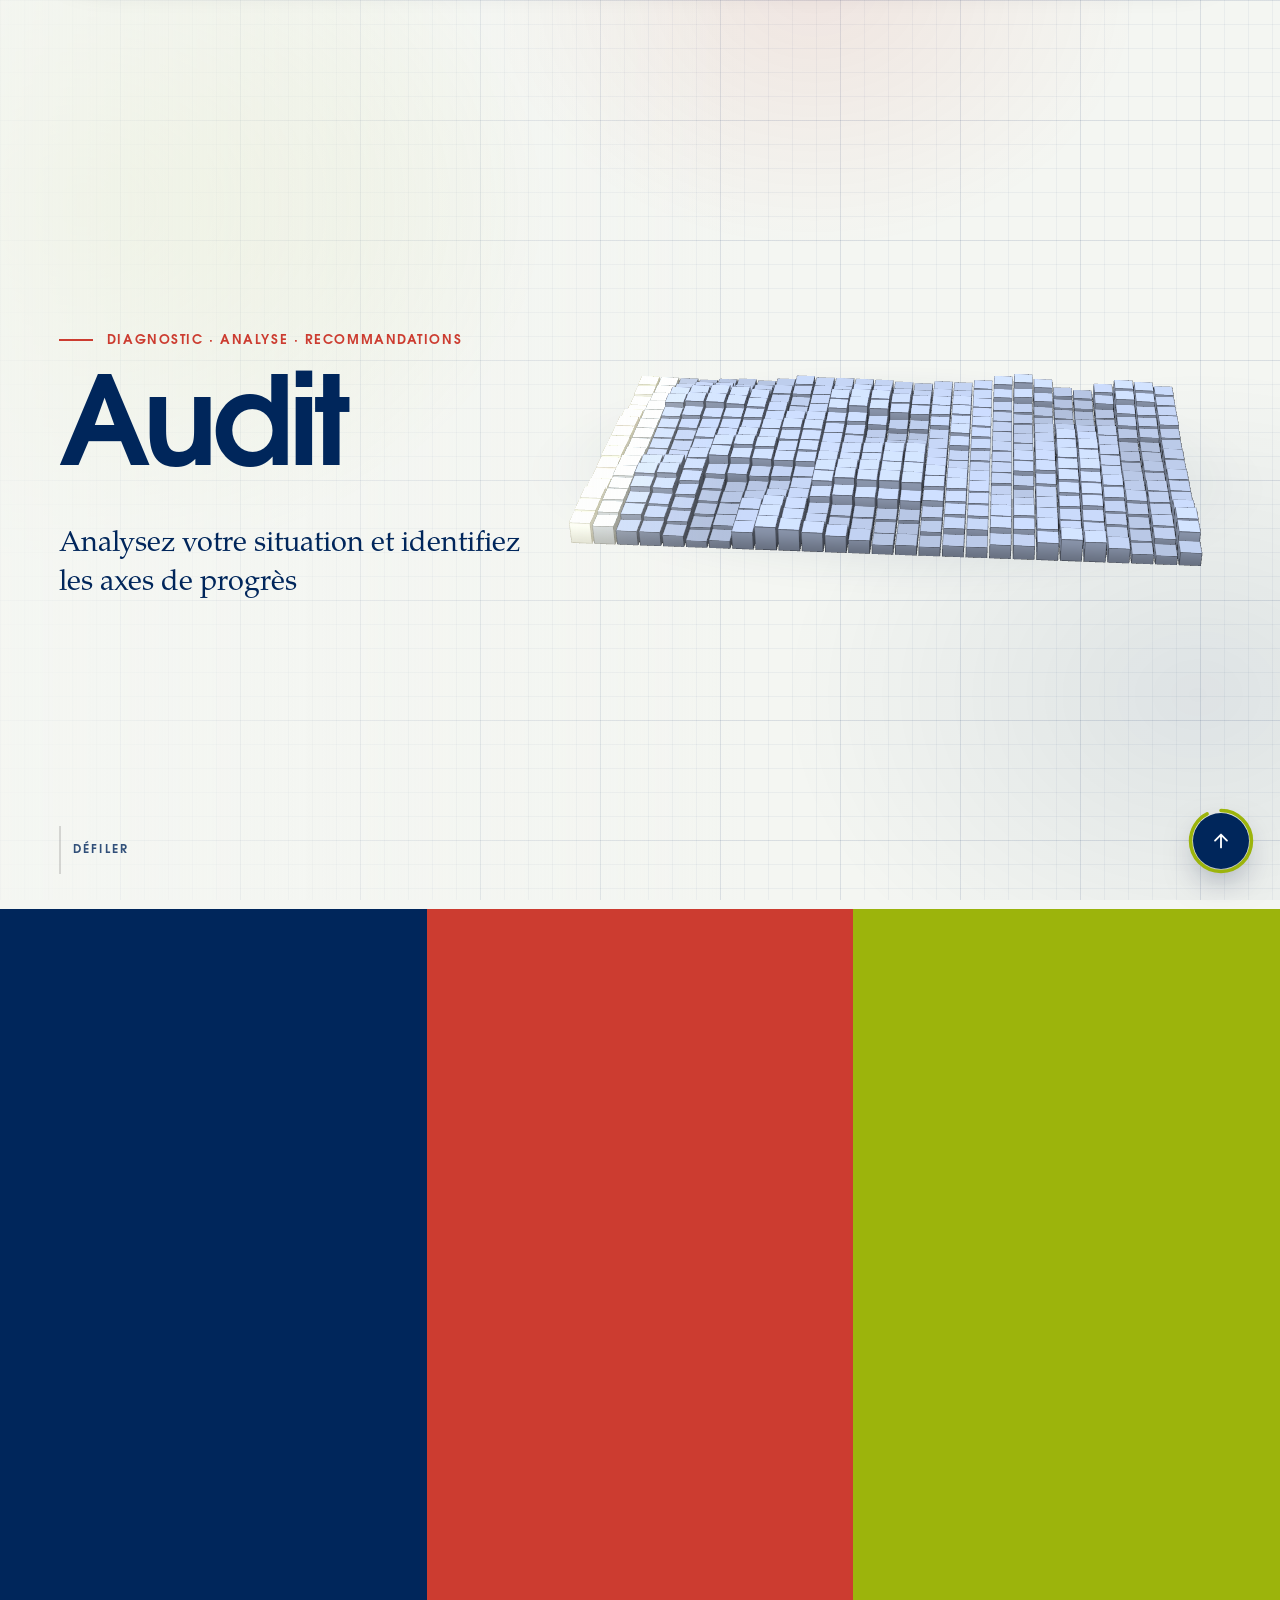
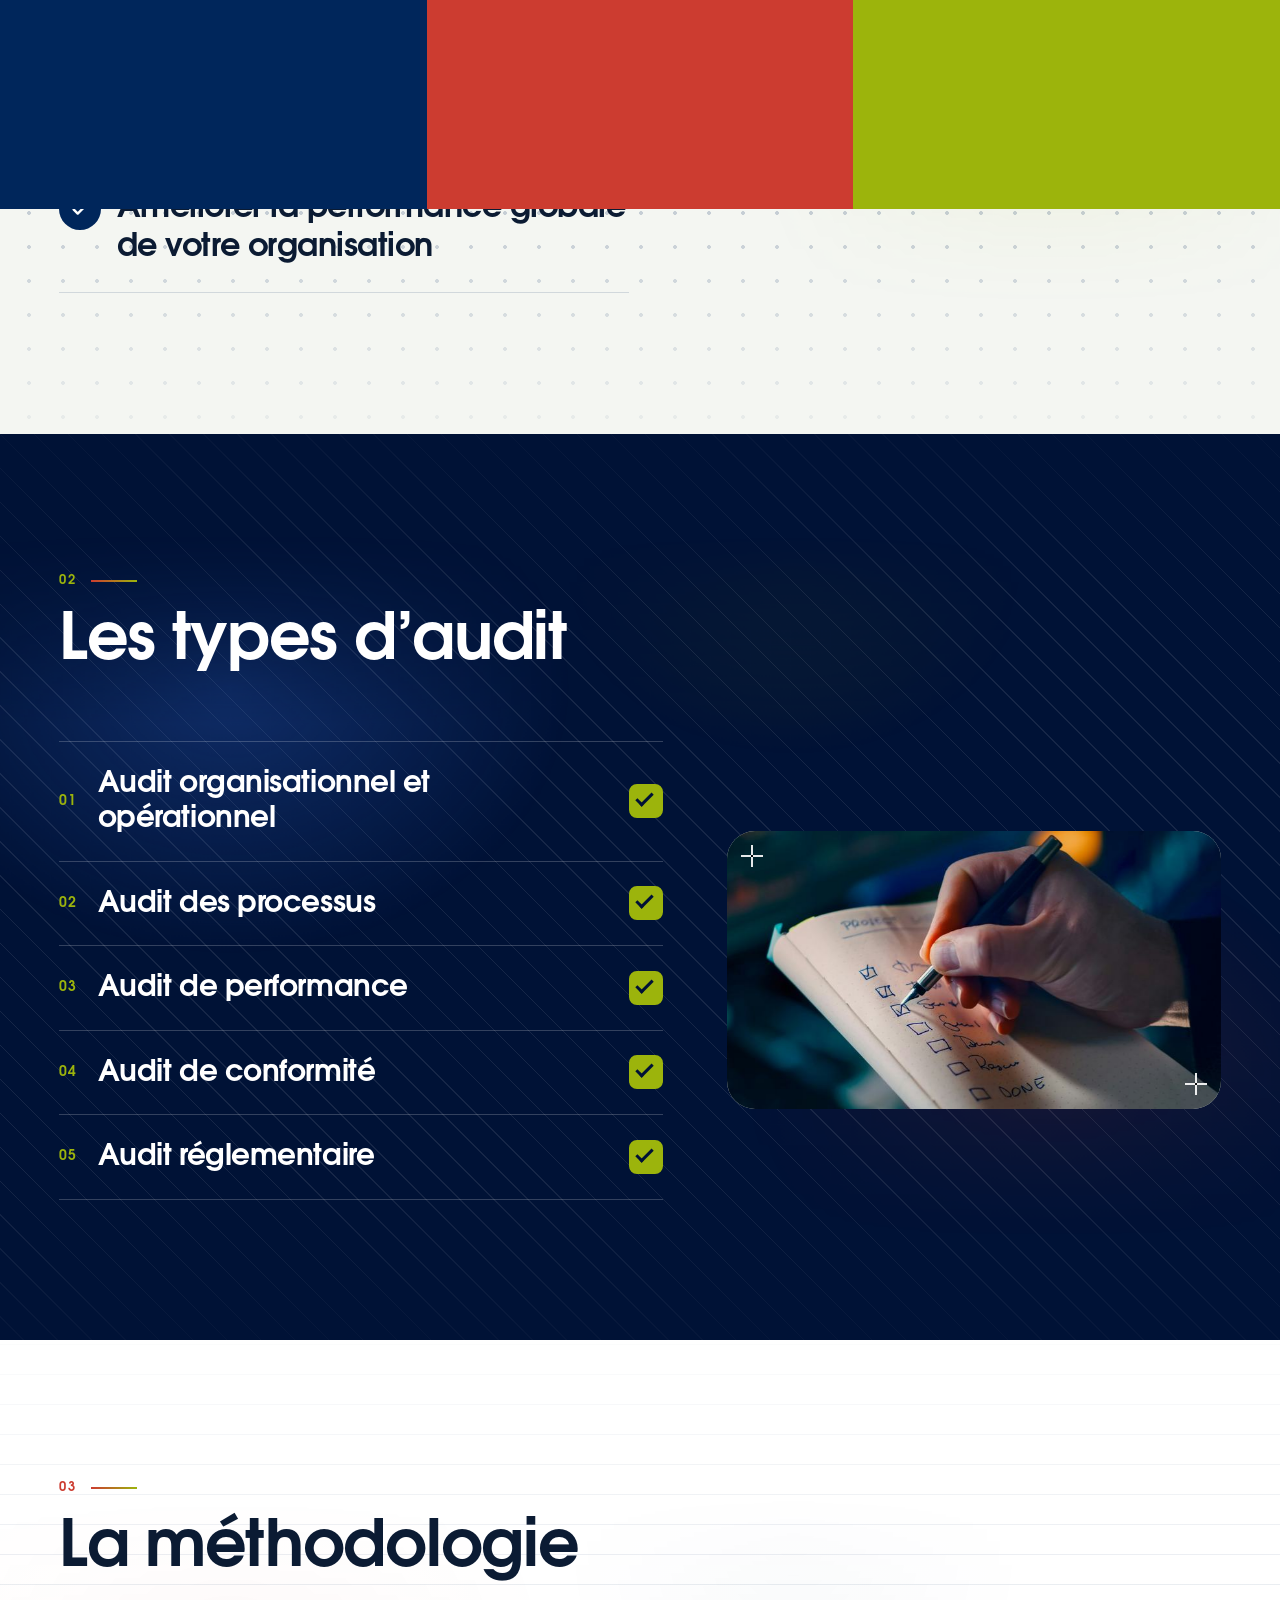
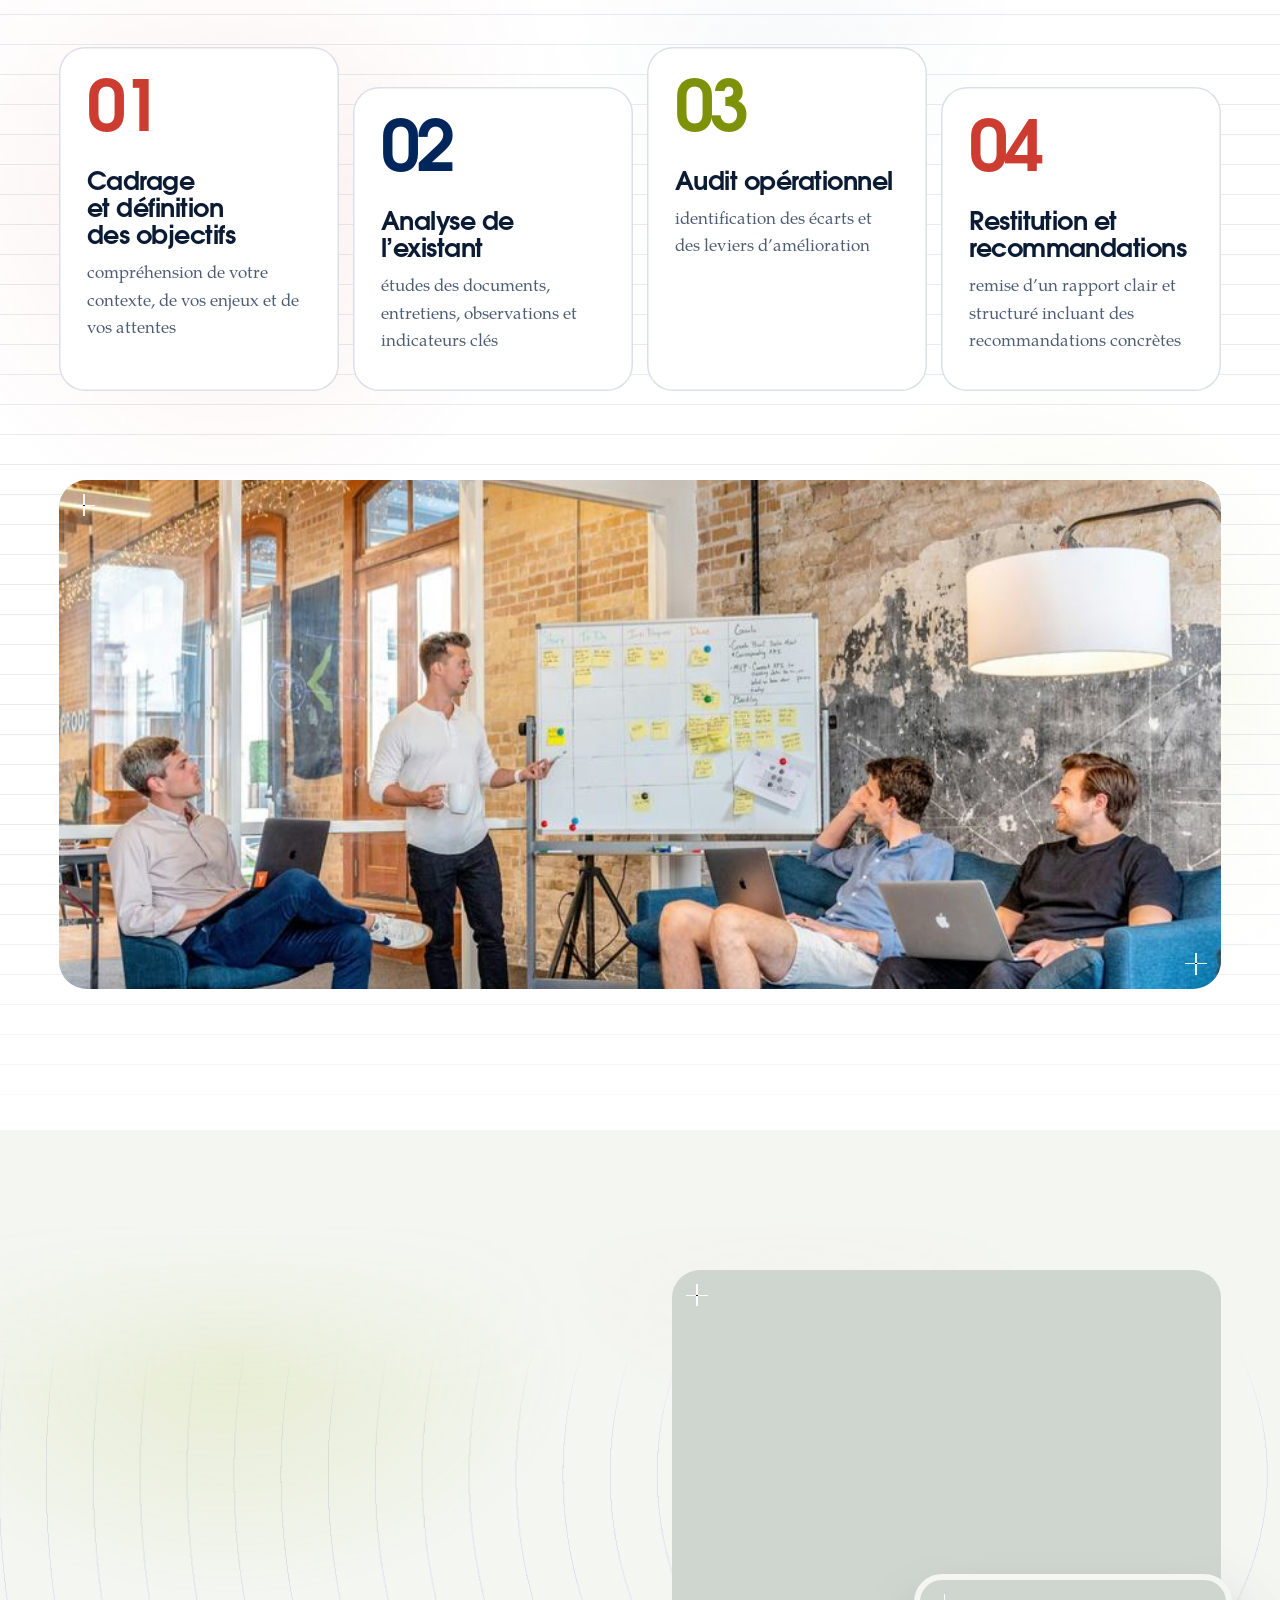
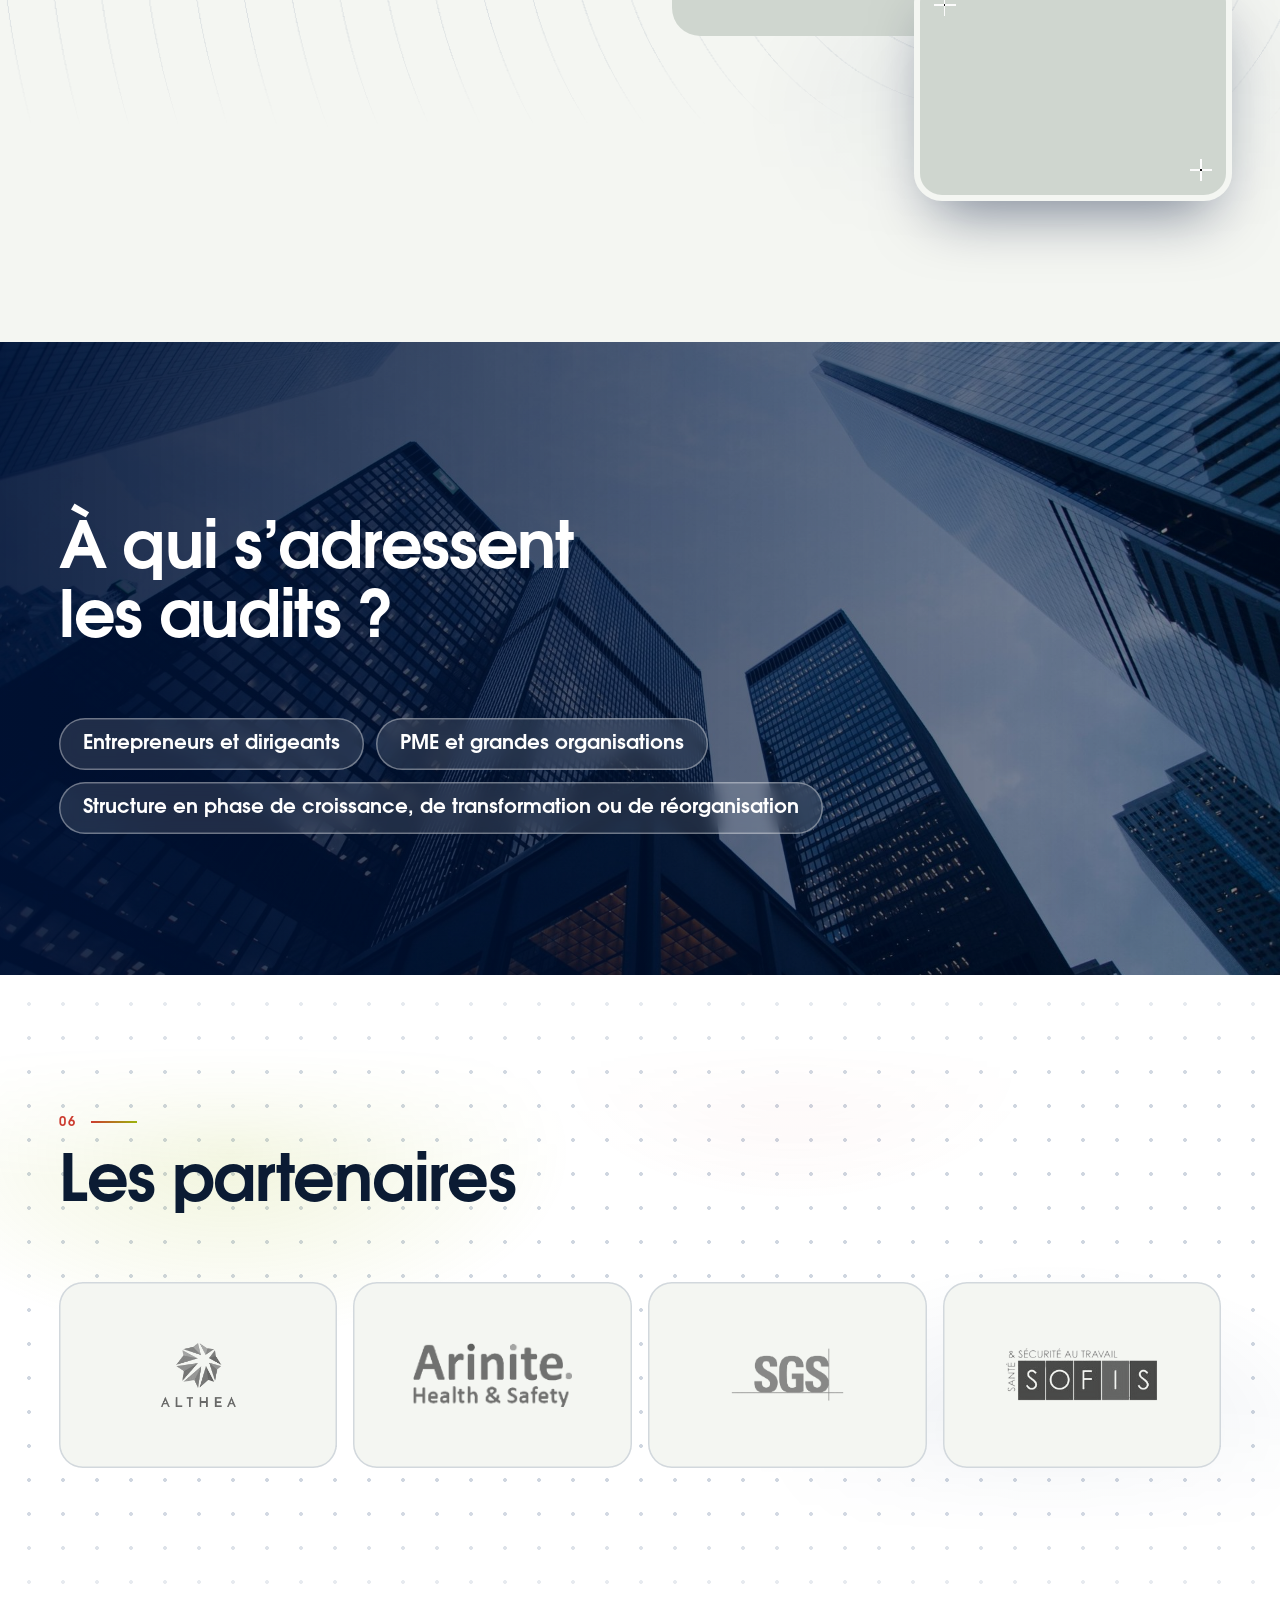
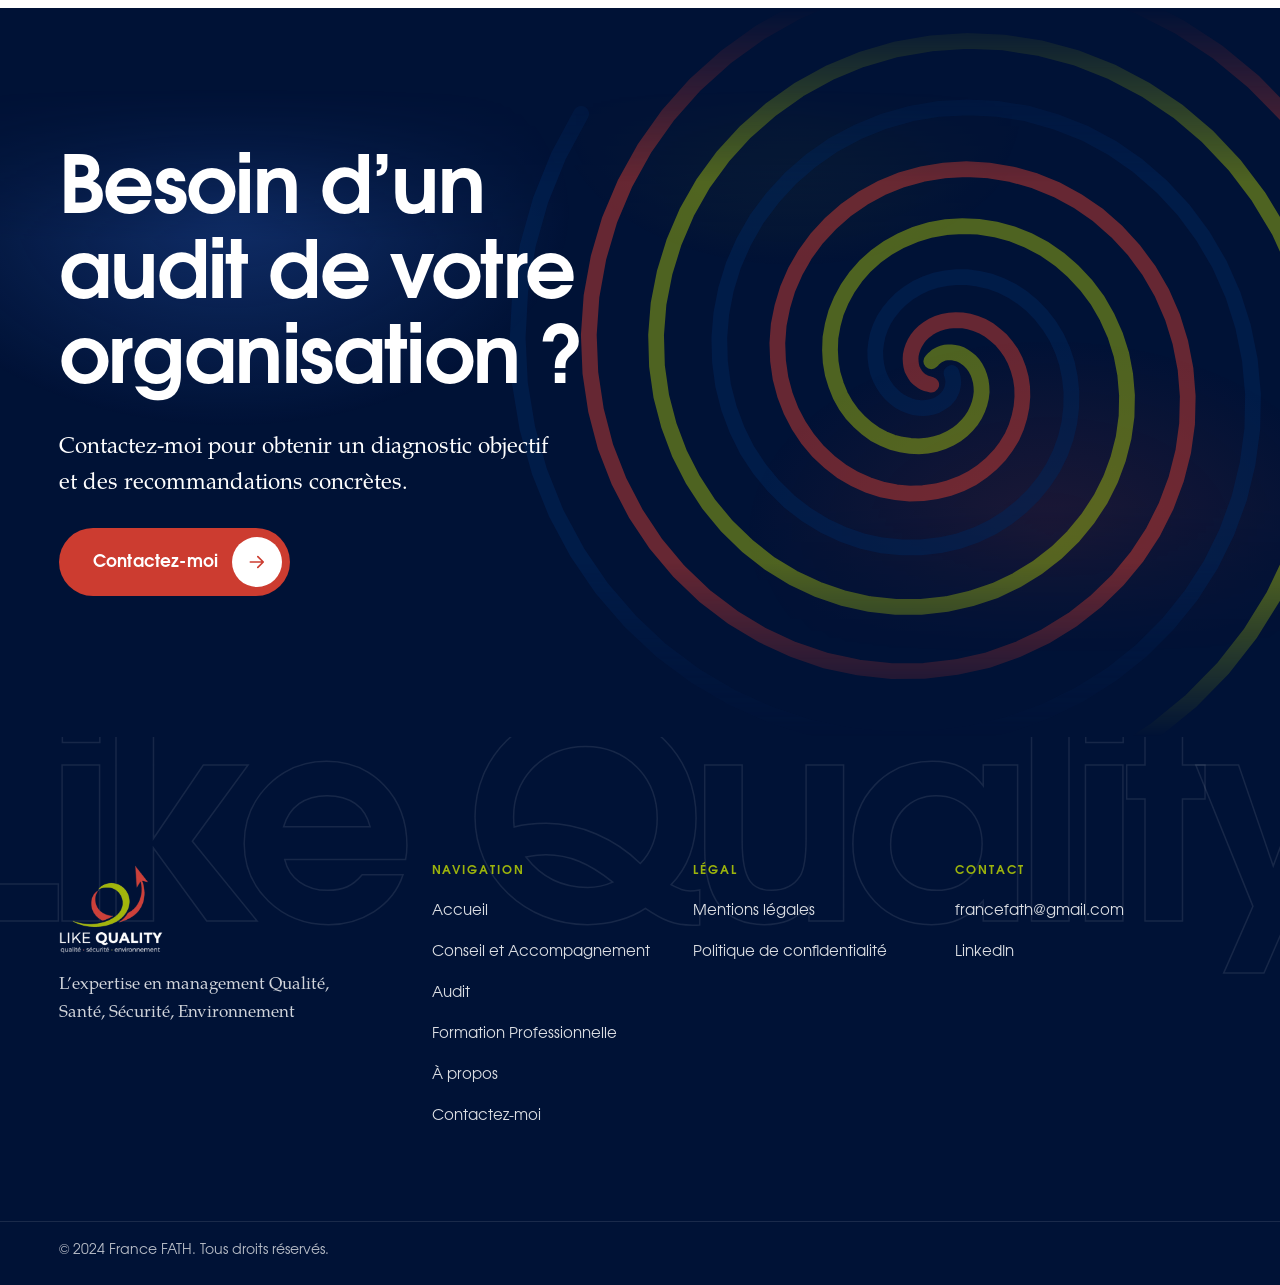
<file: audit.html>
<!doctype html>
<html lang="fr" class="no-js">
<head>
<meta charset="utf-8">
<meta name="viewport" content="width=device-width, initial-scale=1, viewport-fit=cover">

<title>Audit – France FATH | Like Quality</title>
<meta name="description" content="Audits organisationnels, de processus, de performance, de conformité et réglementaires : diagnostic objectif, rapport détaillé et recommandations concrètes.">
<meta name="theme-color" content="#001236">

<link rel="canonical" href="https://francefath.com/audit.html">
<meta property="og:type" content="website"><meta property="og:locale" content="fr_FR"><meta property="og:site_name" content="France FATH – Like Quality">
<meta property="og:title" content="Audit – France FATH | Like Quality"><meta property="og:description" content="Audits organisationnels, de processus, de performance, de conformité et réglementaires : diagnostic objectif, rapport détaillé et recommandations concrètes."><meta property="og:url" content="https://francefath.com/audit.html"><meta property="og:image" content="https://francefath.com/images/og-image.png">
<meta property="og:image:width" content="1200"><meta property="og:image:height" content="630"><meta property="og:image:alt" content="France FATH – Like Quality : conseil, audit et formation QHSE">
<meta name="twitter:card" content="summary_large_image"><meta name="twitter:title" content="Audit – France FATH | Like Quality"><meta name="twitter:description" content="Audits organisationnels, de processus, de performance, de conformité et réglementaires : diagnostic objectif, rapport détaillé et recommandations concrètes."><meta name="twitter:image" content="https://francefath.com/images/og-image.png">
<meta name="robots" content="index, follow, max-image-preview:large, max-snippet:-1, max-video-preview:-1">
<meta name="author" content="France FATH"><meta name="geo.region" content="FR-ARA"><meta name="geo.placename" content="Chaponost"><meta name="format-detection" content="telephone=no">
<link rel="alternate" hreflang="fr" href="https://francefath.com/audit.html"><link rel="alternate" hreflang="x-default" href="https://francefath.com/audit.html">
<link rel="icon" type="image/png" href="favicon-96x96.png" sizes="96x96"><link rel="icon" href="favicon.svg" type="image/svg+xml"><link rel="shortcut icon" href="favicon.ico"><link rel="manifest" href="site.webmanifest"><link rel="apple-touch-icon" href="apple-touch-icon.png">
<link rel="preload" href="fonts/texgyreadventor-bold.woff" as="font" type="font/woff" crossorigin>
<link rel="preload" href="fonts/texgyrepagella-regular.woff" as="font" type="font/woff" crossorigin>
<script>(function(d){d.className=d.className.replace('no-js','js');try{if(sessionStorage.getItem('lqT')){d.classList.add('is-arriving');sessionStorage.removeItem('lqT')}}catch(e){}})(document.documentElement)</script>
<link rel="stylesheet" href="css/site.css">
<script type="application/ld+json">{"@context":"https://schema.org","@graph":[{"@type":["ProfessionalService","LocalBusiness"],"@id":"https://francefath.com/#organization","name":"France FATH – Like Quality","alternateName":["Like Quality","France FATH"],"url":"https://francefath.com/","logo":{"@type":"ImageObject","url":"https://francefath.com/images/logo_like_quality.jpg"},"image":["https://francefath.com/images/og-image.png","https://francefath.com/images/og-image.png"],"email":"francefath@gmail.com","description":"Consultante, formatrice et accompagnatrice QHSE à Chaponost (Rhône) : conseil, audit et formation en Qualité, Santé, Sécurité et Environnement.","slogan":"L'expertise en management Qualité, Santé, Sécurité, Environnement","priceRange":"€€","address":{"@type":"PostalAddress","addressLocality":"Chaponost","postalCode":"69630","addressRegion":"Auvergne-Rhône-Alpes","addressCountry":"FR"},"areaServed":[{"@type":"AdministrativeArea","name":"Rhône"},{"@type":"AdministrativeArea","name":"Auvergne-Rhône-Alpes"},{"@type":"Country","name":"France"}],"founder":{"@id":"https://francefath.com/#person"},"employee":{"@id":"https://francefath.com/#person"},"sameAs":["https://www.linkedin.com/in/france-fath-42687960"],"contactPoint":{"@type":"ContactPoint","contactType":"customer service","email":"francefath@gmail.com","availableLanguage":"fr"},"knowsAbout":["Management de la qualité","Santé et sécurité au travail","Management environnemental","Responsabilité sociétale des entreprises (RSE)","Audit interne","ISO 9001","ISO 13485","ISO 14001","ISO 45001","ISO 26000","MASE","Qualiopi","DUERP","Formation professionnelle"],"hasOfferCatalog":{"@type":"OfferCatalog","name":"Prestations QHSE","itemListElement":[{"@type":"Offer","itemOffered":{"@id":"https://francefath.com/conseil-accompagnement.html#service"}},{"@type":"Offer","itemOffered":{"@id":"https://francefath.com/audit.html#service"}},{"@type":"Offer","itemOffered":{"@id":"https://francefath.com/formation-professionnelle.html#service"}}]}},{"@type":"Person","@id":"https://francefath.com/#person","name":"France Fath","jobTitle":"Consultante, formatrice et accompagnatrice QHSE","worksFor":{"@id":"https://francefath.com/#organization"},"url":"https://francefath.com/a-propos.html","image":"https://francefath.com/images/ppfrancefath.png","sameAs":["https://www.linkedin.com/in/france-fath-42687960"],"email":"francefath@gmail.com","address":{"@type":"PostalAddress","addressLocality":"Chaponost","addressCountry":"FR"},"knowsAbout":["Qualité","Santé et sécurité au travail","Environnement","RSE"]},{"@type":"WebSite","@id":"https://francefath.com/#website","url":"https://francefath.com/","name":"France FATH – Like Quality","inLanguage":"fr-FR","publisher":{"@id":"https://francefath.com/#organization"}},{"@type":"Service","@id":"https://francefath.com/conseil-accompagnement.html#service","name":"Conseil et Accompagnement","description":"Conseil et accompagnement QHSE sur mesure : diagnostic, recommandations, mise en œuvre et suivi des résultats pour dirigeants, PME et grandes organisations.","url":"https://francefath.com/conseil-accompagnement.html","provider":{"@id":"https://francefath.com/#organization"},"areaServed":{"@type":"Country","name":"France"},"serviceType":"Conseil et Accompagnement"},{"@type":"Service","@id":"https://francefath.com/audit.html#service","name":"Audit","description":"Audits organisationnels, de processus, de performance, de conformité et réglementaires : diagnostic objectif, rapport détaillé et recommandations concrètes.","url":"https://francefath.com/audit.html","provider":{"@id":"https://francefath.com/#organization"},"areaServed":{"@type":"Country","name":"France"},"serviceType":"Audit"},{"@type":"Service","@id":"https://francefath.com/formation-professionnelle.html#service","name":"Formation Professionnelle","description":"Formations professionnelles QHSE : Qualité, Santé-Sécurité, Environnement, ISO 9001, 14001, 45001, MASE, Qualiopi. En entreprise, à distance, hybride ou e-learning.","url":"https://francefath.com/formation-professionnelle.html","provider":{"@id":"https://francefath.com/#organization"},"areaServed":{"@type":"Country","name":"France"},"serviceType":"Formation Professionnelle"},{"@type":"WebPage","@id":"https://francefath.com/audit.html#webpage","url":"https://francefath.com/audit.html","name":"Audit – France FATH | Like Quality","description":"Audits organisationnels, de processus, de performance, de conformité et réglementaires : diagnostic objectif, rapport détaillé et recommandations concrètes.","inLanguage":"fr-FR","isPartOf":{"@id":"https://francefath.com/#website"},"about":{"@id":"https://francefath.com/#organization"},"primaryImageOfPage":{"@type":"ImageObject","url":"https://francefath.com/images/og-image.png"},"breadcrumb":{"@id":"https://francefath.com/audit.html#breadcrumb"}},{"@type":"BreadcrumbList","@id":"https://francefath.com/audit.html#breadcrumb","itemListElement":[{"@type":"ListItem","position":1,"name":"Accueil","item":"https://francefath.com/"},{"@type":"ListItem","position":2,"name":"Audit","item":"https://francefath.com/audit.html"}]}]}</script>
</head>
<body data-page="audit">
<a class="skip" href="#main">Aller au contenu</a>
<div class="curtain" aria-hidden="true"><i></i><i></i><i></i></div>
<header class="hdr" id="hdr">
  <div class="hdr__in">
    <a class="brand" href="index.html" aria-label="France FATH – Like Quality, accueil"><img class="brand__d" src="images/logo-lq.png" alt="" width="640" height="549"><img class="brand__l" src="images/logo-lq-light.png" alt="" width="640" height="549"></a>
    <nav class="nav" aria-label="Navigation principale"><a href="index.html" data-nav="home"><span>Accueil</span></a><a href="conseil-accompagnement.html" data-nav="conseil"><span>Conseil et Accompagnement</span></a><a href="audit.html" data-nav="audit" aria-current="page" class="is-cur"><span>Audit</span></a><a href="formation-professionnelle.html" data-nav="formation"><span>Formation Professionnelle</span></a><a href="a-propos.html" data-nav="apropos"><span>À propos</span></a><a href="contact.html" data-nav="contact"><span>Contactez-moi</span></a></nav>
    <div class="hdr__r">
      <button class="sbtn" type="button" data-search-open aria-label="Rechercher dans le site" aria-haspopup="dialog"><svg viewBox="0 0 24 24" aria-hidden="true"><circle cx="10.5" cy="10.5" r="6.5" fill="none" stroke="currentColor" stroke-width="2"/><path d="m15.5 15.5 5 5" stroke="currentColor" stroke-width="2" stroke-linecap="round"/></svg><span class="sbtn__t">Rechercher</span><kbd>Ctrl K</kbd></button>
      <button class="burger" type="button" aria-label="Ouvrir le menu" aria-expanded="false" aria-controls="menu"><i></i><i></i><i></i></button>
    </div>
  </div>
  <i class="hdr__prog" aria-hidden="true"></i>
</header>
<div class="menu" id="menu" aria-hidden="true" inert>
  <div class="menu__in"><nav aria-label="Menu mobile"><a href="index.html"><span class="menu__n">01</span><span class="menu__l">Accueil</span></a><a href="conseil-accompagnement.html"><span class="menu__n">02</span><span class="menu__l">Conseil et Accompagnement</span></a><a href="audit.html" aria-current="page"><span class="menu__n">03</span><span class="menu__l">Audit</span></a><a href="formation-professionnelle.html"><span class="menu__n">04</span><span class="menu__l">Formation Professionnelle</span></a><a href="a-propos.html"><span class="menu__n">05</span><span class="menu__l">À propos</span></a><a href="contact.html"><span class="menu__n">06</span><span class="menu__l">Contactez-moi</span></a></nav>
  <div class="menu__f"><a href="mailto:francefath@gmail.com">francefath@gmail.com</a><a href="https://www.linkedin.com/in/france-fath-42687960" target="_blank" rel="noopener noreferrer">LinkedIn</a></div></div>
  <svg class="spiral spiral--menu" viewBox="0 0 400 400" aria-hidden="true" focusable="false"><path d="M206.0 200.0L206.2 200.7L206.4 201.4L206.6 202.2L206.7 203.1L206.8 204.1L206.7 205.1L206.5 206.2L206.2 207.4L205.7 208.5L205.1 209.7L204.2 210.8L203.2 211.9L202.0 212.8L200.6 213.7L199.1 214.5L197.4 215.0L195.6 215.4L193.6 215.6L191.5 215.5L189.4 215.2L187.3 214.6L185.1 213.7L183.0 212.6L181.0 211.1L179.1 209.3L177.3 207.3L175.7 204.9L174.4 202.4L173.3 199.6L172.6 196.5L172.2 193.3L172.1 190.0L172.5 186.6L173.2 183.2L174.4 179.7L176.0 176.3L178.1 173.1L180.6 170.0L183.5 167.1L186.8 164.5L190.5 162.2L194.5 160.3L198.8 158.8L203.4 157.9L208.1 157.4L213.0 157.4L218.0 158.1L223.1 159.3L228.0 161.1L232.9 163.5L237.5 166.5L241.9 170.1L245.9 174.3L249.5 178.9L252.7 184.1L255.3 189.7L257.3 195.7L258.6 202.0L259.3 208.5L259.2 215.2L258.4 222.0L256.8 228.8L254.4 235.5L251.2 242.0L247.2 248.2L242.5 254.0L237.0 259.4L230.9 264.3L224.2 268.5L216.9 272.0L209.1 274.7L201.0 276.5L192.5 277.5L183.9 277.5L175.1 276.6L166.4 274.7L157.8 271.7L149.4 267.8L141.4 262.9L133.9 257.1L127.0 250.3L120.7 242.7L115.2 234.4L110.7 225.3L107.1 215.7L104.5 205.6L103.1 195.1L102.8 184.4L103.7 173.5L105.8 162.7L109.1 152.0L113.7 141.6L119.4 131.6L126.4 122.2L134.4 113.5L143.4 105.7L153.4 98.7L164.2 92.9L175.7 88.2L187.9 84.7L200.5 82.6L213.4 81.9L226.5 82.6L239.6 84.7L252.5 88.4L265.2 93.4L277.3 99.9L288.7 107.8L299.4 117.1L309.1 127.5L317.7 139.1L325.1 151.7L331.1 165.2L335.6 179.4L338.6 194.2L340.0 209.4L339.7 224.8L337.6 240.3L333.9 255.6L328.4 270.6L321.3 285.1L312.5 298.8L302.2 311.6L290.4 323.4L277.3 333.8L262.9 342.9L247.5 350.4L231.2 356.3L214.1 360.4L196.6 362.6L178.7 362.9L160.8 361.2L142.9 357.5L125.4 351.8L108.5 344.2L92.3 334.7L77.1 323.4L63.2 310.3L50.6 295.7L39.6 279.6L30.3 262.3L22.9 243.9L17.5 224.6L14.2 204.7L13.2 184.3L14.3 163.8L17.7 143.3L23.4 123.1L31.3 103.6L41.4 84.8" fill="none" stroke="#00265B" stroke-width="7" stroke-linecap="round" pathLength="1"/><path d="M197.0 205.2L196.3 205.0L195.6 204.8L194.8 204.6L193.9 204.3L193.1 203.8L192.2 203.2L191.3 202.5L190.5 201.7L189.8 200.7L189.1 199.5L188.5 198.3L188.1 196.8L187.9 195.3L187.8 193.7L187.9 192.0L188.3 190.2L188.9 188.4L189.7 186.7L190.8 184.9L192.1 183.2L193.7 181.7L195.5 180.3L197.6 179.0L199.9 178.0L202.4 177.2L205.1 176.7L207.9 176.5L210.8 176.6L213.7 177.1L216.7 178.0L219.7 179.2L222.6 180.8L225.3 182.9L228.0 185.2L230.3 188.0L232.5 191.1L234.3 194.5L235.7 198.2L236.8 202.2L237.4 206.3L237.5 210.6L237.1 215.1L236.2 219.5L234.8 224.0L232.9 228.4L230.3 232.6L227.3 236.6L223.7 240.3L219.7 243.7L215.2 246.7L210.2 249.2L204.9 251.2L199.3 252.6L193.5 253.4L187.4 253.6L181.3 253.0L175.1 251.8L169.0 249.8L163.0 247.1L157.2 243.7L151.8 239.6L146.7 234.8L142.1 229.3L138.1 223.3L134.7 216.8L132.0 209.8L130.0 202.3L128.9 194.6L128.6 186.7L129.2 178.6L130.8 170.6L133.2 162.6L136.6 154.8L140.9 147.3L146.1 140.2L152.2 133.6L159.0 127.6L166.6 122.3L174.8 117.8L183.6 114.2L192.9 111.6L202.6 110.0L212.6 109.4L222.7 110.0L232.9 111.7L242.9 114.5L252.7 118.5L262.1 123.6L271.1 129.8L279.4 137.1L287.0 145.3L293.7 154.4L299.5 164.4L304.2 175.1L307.7 186.4L310.0 198.2L311.0 210.3L310.7 222.6L309.0 234.9L305.9 247.1L301.4 259.1L295.6 270.7L288.4 281.7L280.0 291.9L270.4 301.3L259.7 309.7L248.0 316.9L235.4 322.9L222.1 327.6L208.2 330.7L193.9 332.4L179.3 332.5L164.6 330.9L150.0 327.8L135.7 322.9L121.9 316.5L108.7 308.5L96.3 299.1L84.9 288.2L74.6 275.9L65.7 262.5L58.2 248.1L52.2 232.7L48.0 216.6L45.5 200.0L44.8 183.0L46.0 165.9L49.1 148.8L54.0 132.1L60.9 115.8L69.6 100.1L80.0 85.4L92.1 71.8L105.8 59.5L120.9 48.6L137.2 39.4L154.6 31.9L172.9 26.3L191.8 22.8L211.2 21.3L230.9 21.9L250.5 24.7L269.9 29.7L288.8 36.8L307.0 46.0L324.2 57.3L340.2 70.5L354.9 85.5L367.9 102.2L379.1 120.3" fill="none" stroke="#CC3C30" stroke-width="7" stroke-linecap="round" pathLength="1"/><path d="M197.0 194.8L197.5 194.3L198.0 193.7L198.6 193.2L199.3 192.6L200.2 192.1L201.1 191.6L202.1 191.2L203.3 190.9L204.5 190.8L205.8 190.8L207.2 191.0L208.7 191.3L210.1 191.8L211.6 192.6L213.0 193.6L214.3 194.7L215.6 196.1L216.7 197.7L217.7 199.6L218.4 201.5L219.0 203.7L219.3 206.0L219.4 208.4L219.1 210.9L218.5 213.5L217.6 216.0L216.4 218.5L214.8 221.0L212.9 223.3L210.7 225.5L208.2 227.4L205.3 229.1L202.2 230.5L198.8 231.6L195.2 232.3L191.5 232.6L187.6 232.4L183.7 231.8L179.7 230.8L175.8 229.2L172.0 227.2L168.4 224.6L165.0 221.6L161.8 218.2L159.0 214.3L156.6 210.0L154.7 205.3L153.2 200.4L152.3 195.2L152.0 189.8L152.2 184.3L153.2 178.7L154.7 173.1L157.0 167.6L159.9 162.3L163.4 157.3L167.6 152.5L172.4 148.2L177.7 144.4L183.6 141.1L189.9 138.4L196.5 136.4L203.5 135.2L210.8 134.7L218.1 135.0L225.6 136.2L233.0 138.2L240.2 141.1L247.2 144.8L253.9 149.4L260.1 154.8L265.8 160.9L270.9 167.7L275.2 175.2L278.8 183.3L281.5 191.8L283.2 200.7L284.0 209.9L283.8 219.3L282.5 228.7L280.1 238.1L276.7 247.3L272.2 256.2L266.6 264.7L260.1 272.6L252.6 279.9L244.2 286.4L235.1 292.0L225.3 296.7L214.8 300.2L203.9 302.7L192.6 303.9L181.1 303.9L169.5 302.7L157.9 300.1L146.6 296.2L135.6 291.0L125.1 284.6L115.3 276.9L106.2 268.1L98.1 258.3L91.0 247.4L85.1 235.8L80.4 223.3L77.0 210.3L75.1 196.9L74.7 183.1L75.8 169.2L78.5 155.4L82.7 141.8L88.4 128.5L95.6 115.8L104.3 103.9L114.3 92.9L125.7 82.9L138.1 74.1L151.7 66.6L166.1 60.6L181.2 56.2L196.9 53.5L213.0 52.4L229.3 53.1L245.6 55.7L261.6 60.0L277.3 66.2L292.3 74.1L306.5 83.6L319.8 94.9L331.8 107.6L342.5 121.7L351.7 137.0L359.2 153.4L364.9 170.7L368.8 188.7L370.7 207.2L370.5 225.9L368.3 244.7L364.0 263.3L357.6 281.5L349.2 299.1L338.8 315.8L326.6 331.4L312.5 345.7L296.9 358.5L279.8 369.7L261.5 378.9L242.0 386.2L221.7 391.4L200.8 394.3L179.5 394.9" fill="none" stroke="#9CB40C" stroke-width="7" stroke-linecap="round" pathLength="1"/></svg>
</div>
<div class="search" id="search" role="dialog" aria-modal="true" aria-label="Rechercher dans le site" aria-hidden="true" hidden>
  <div class="search__bd" data-search-close></div>
  <div class="search__box">
    <div class="search__top"><svg viewBox="0 0 24 24" aria-hidden="true"><circle cx="10.5" cy="10.5" r="6.5" fill="none" stroke="currentColor" stroke-width="2"/><path d="m15.5 15.5 5 5" stroke="currentColor" stroke-width="2" stroke-linecap="round"/></svg><input type="search" id="q" placeholder="Rechercher un mot-clé : audit, ISO 9001, RSE…" autocomplete="off" spellcheck="false" aria-label="Mot-clé" aria-controls="sres"><button type="button" class="search__x" data-search-close aria-label="Fermer la recherche"><svg viewBox="0 0 24 24" aria-hidden="true"><path d="m6 6 12 12M18 6 6 18" stroke="currentColor" stroke-width="2" stroke-linecap="round"/></svg></button></div>
    <div class="search__res" id="sres" role="listbox" aria-live="polite"></div>
    <div class="search__ft"><span><kbd>↑</kbd><kbd>↓</kbd> naviguer</span><span><kbd>↵</kbd> ouvrir</span><span><kbd>Échap</kbd> fermer</span></div>
  </div>
</div>
<main id="main">
<section class="hero hero--audit" id="top" data-theme="light">
  <div class="hero__gl"><canvas data-scene="grid" aria-hidden="true"></canvas></div>
  <div class="hero__veil"></div>
  <div class="wrap hero__in">
    <p class="eyebrow" data-r>Diagnostic · Analyse · Recommandations</p>
    <h1 class="hero__t"><span class="hw" data-r="words">Audit</span></h1>
    <p class="hero__s" data-r>Analysez votre situation et identifiez les axes de progrès</p>
    
  </div>
  <a class="cue" href="#s1" aria-label="Défiler vers le contenu"><span class="cue__l"></span><span class="cue__t">Défiler</span></a>
</section><section id="pourquoi" class="sec sec--why" data-theme="light" data-s1><span id="s1" class="anc"></span><div class="wrap split"><div class="split__a"><header class="sh"><span class="sh__n" data-r>01<i></i></span><h2 class="sh__t" data-r="words">Pourquoi réaliser un audit ?</h2></header><ul class="chk chk--xl"><li data-r style="--i:0"><i class="chk__m"><svg viewBox="0 0 24 24" aria-hidden="true"><path d="m5 12.5 4.5 4.5L19 7.5" fill="none" stroke="currentColor" stroke-width="2.6" stroke-linecap="round" stroke-linejoin="round" pathLength="1"/></svg></i><span>Disposer d’un diagnostic clair avant toute prise de décision ou transformation</span></li><li data-r style="--i:1"><i class="chk__m"><svg viewBox="0 0 24 24" aria-hidden="true"><path d="m5 12.5 4.5 4.5L19 7.5" fill="none" stroke="currentColor" stroke-width="2.6" stroke-linecap="round" stroke-linejoin="round" pathLength="1"/></svg></i><span>Évaluer l’efficacité de vos pratiques et processus</span></li><li data-r style="--i:2"><i class="chk__m"><svg viewBox="0 0 24 24" aria-hidden="true"><path d="m5 12.5 4.5 4.5L19 7.5" fill="none" stroke="currentColor" stroke-width="2.6" stroke-linecap="round" stroke-linejoin="round" pathLength="1"/></svg></i><span>Identifier les risques et les opportunités</span></li><li data-r style="--i:3"><i class="chk__m"><svg viewBox="0 0 24 24" aria-hidden="true"><path d="m5 12.5 4.5 4.5L19 7.5" fill="none" stroke="currentColor" stroke-width="2.6" stroke-linecap="round" stroke-linejoin="round" pathLength="1"/></svg></i><span>Améliorer la performance globale de votre organisation</span></li></ul></div><div class="split__b"><figure class="media " data-r="mask" style="--ar:1536/1024"><div class="media__in" data-parallax-img="0.12"><img class="" src="images/sm/audit.jpg" srcset="images/sm/audit.jpg 900w, images/audit.jpg 1536w" sizes="(min-width: 1024px) 42vw, 92vw" width="1536" height="1024" alt="Planche d'étiquettes de certification ISO 9001, 14001, 18001, 22000 et 27001" loading="lazy" decoding="async"></div><i class="scanline" aria-hidden="true"></i><i class="reg reg--tl" aria-hidden="true"></i><i class="reg reg--br" aria-hidden="true"></i></figure></div></div></section><section id="types" class="sec sec--types mm-dark" data-theme="dark"><div class="wrap"><header class="sh"><span class="sh__n" data-r>02<i></i></span><h2 class="sh__t" data-r="words">Les types d’audit</h2></header><div class="types"><ol class="types__l"><li data-r style="--i:0"><span class="types__n">01</span><p>Audit organisationnel et opérationnel</p><i class="types__ok" aria-hidden="true"></i></li><li data-r style="--i:1"><span class="types__n">02</span><p>Audit des processus</p><i class="types__ok" aria-hidden="true"></i></li><li data-r style="--i:2"><span class="types__n">03</span><p>Audit de performance</p><i class="types__ok" aria-hidden="true"></i></li><li data-r style="--i:3"><span class="types__n">04</span><p>Audit de conformité</p><i class="types__ok" aria-hidden="true"></i></li><li data-r style="--i:4"><span class="types__n">05</span><p>Audit réglementaire</p><i class="types__ok" aria-hidden="true"></i></li></ol><figure class="media types__m" data-r="mask" style="--ar:1920/1080"><div class="media__in" data-parallax-img="0.12"><img class="" src="images/sm/audit2.jpg" srcset="images/sm/audit2.jpg 900w, images/audit2.jpg 1920w" sizes="(min-width: 1024px) 44vw, 92vw" width="1920" height="1080" alt="Une main coche une liste de contrôle dans un carnet" loading="lazy" decoding="async"></div><i class="scanline" aria-hidden="true"></i><i class="reg reg--tl" aria-hidden="true"></i><i class="reg reg--br" aria-hidden="true"></i></figure></div></div></section><section id="methodologie" class="sec sec--steps" data-theme="light"><div class="wrap"><header class="sh"><span class="sh__n" data-r>03<i></i></span><h2 class="sh__t" data-r="words">La méthodologie</h2></header><div class="steps"><article class="step" data-r style="--i:0"><span class="step__n">01</span><h3>Cadrage et définition des objectifs</h3><p>compréhension de votre contexte, de vos enjeux et de vos attentes</p><i class="step__bar"></i></article><article class="step" data-r style="--i:1"><span class="step__n">02</span><h3>Analyse de l’existant</h3><p>études des documents, entretiens, observations et indicateurs clés</p><i class="step__bar"></i></article><article class="step" data-r style="--i:2"><span class="step__n">03</span><h3>Audit opérationnel</h3><p>identification des écarts et des leviers d’amélioration</p><i class="step__bar"></i></article><article class="step" data-r style="--i:3"><span class="step__n">04</span><h3>Restitution et recommandations</h3><p>remise d’un rapport clair et structuré incluant des recommandations concrètes</p><i class="step__bar"></i></article></div><figure class="media steps__m" data-r="mask" style="--ar:16/7"><div class="media__in" data-parallax-img="0.2"><img class="" src="images/sm/entretien.jpg" srcset="images/sm/entretien.jpg 900w, images/entretien.jpg 1920w" sizes="(min-width: 1024px) 70vw, 94vw" width="1920" height="1440" alt="Réunion d'équipe devant un tableau kanban" loading="lazy" decoding="async"></div><i class="reg reg--tl" aria-hidden="true"></i><i class="reg reg--br" aria-hidden="true"></i></figure></div></section><section id="resultats" class="sec sec--get" data-theme="light"><div class="wrap get"><div class="get__a"><header class="sh"><span class="sh__n" data-r>04<i></i></span><h2 class="sh__t" data-r="words">Ce que vous obtenez</h2></header><ul class="chk chk--lg"><li data-r style="--i:0"><i class="chk__m"><svg viewBox="0 0 24 24" aria-hidden="true"><path d="m5 12.5 4.5 4.5L19 7.5" fill="none" stroke="currentColor" stroke-width="2.6" stroke-linecap="round" stroke-linejoin="round" pathLength="1"/></svg></i><span>Un diagnostic objectif et indépendant</span></li><li data-r style="--i:1"><i class="chk__m"><svg viewBox="0 0 24 24" aria-hidden="true"><path d="m5 12.5 4.5 4.5L19 7.5" fill="none" stroke="currentColor" stroke-width="2.6" stroke-linecap="round" stroke-linejoin="round" pathLength="1"/></svg></i><span>Une analyse approfondie et factuelle</span></li><li data-r style="--i:2"><i class="chk__m"><svg viewBox="0 0 24 24" aria-hidden="true"><path d="m5 12.5 4.5 4.5L19 7.5" fill="none" stroke="currentColor" stroke-width="2.6" stroke-linecap="round" stroke-linejoin="round" pathLength="1"/></svg></i><span>Un rapport détaillé et compréhensible</span></li><li data-r style="--i:3"><i class="chk__m"><svg viewBox="0 0 24 24" aria-hidden="true"><path d="m5 12.5 4.5 4.5L19 7.5" fill="none" stroke="currentColor" stroke-width="2.6" stroke-linecap="round" stroke-linejoin="round" pathLength="1"/></svg></i><span>Des recommandations opérationnelles</span></li><li data-r style="--i:4"><i class="chk__m"><svg viewBox="0 0 24 24" aria-hidden="true"><path d="m5 12.5 4.5 4.5L19 7.5" fill="none" stroke="currentColor" stroke-width="2.6" stroke-linecap="round" stroke-linejoin="round" pathLength="1"/></svg></i><span>Une base solide pour définir vos actions futures</span></li></ul></div><div class="get__b"><figure class="media get__m1" data-r="mask" style="--ar:1920/1280"><div class="media__in" data-parallax-img="0.12"><img class="" src="images/sm/rapport_detaille.jpg" srcset="images/sm/rapport_detaille.jpg 900w, images/rapport_detaille.jpg 1920w" sizes="(min-width: 1024px) 38vw, 80vw" width="1920" height="1280" alt="Pages de chiffres et de tableaux d'un rapport détaillé" loading="lazy" decoding="async"></div><i class="reg reg--tl" aria-hidden="true"></i><i class="reg reg--br" aria-hidden="true"></i></figure><figure class="media get__m2" data-r="mask" style="--ar:1920/1368"><div class="media__in" data-parallax-img="0.25"><img class="" src="images/sm/audit1.jpg" srcset="images/sm/audit1.jpg 900w, images/audit1.jpg 1920w" sizes="(min-width: 1024px) 28vw, 60vw" width="1920" height="1368" alt="Tableau de bord d'analyse affiché sur un ordinateur portable" loading="lazy" decoding="async"></div><i class="reg reg--tl" aria-hidden="true"></i><i class="reg reg--br" aria-hidden="true"></i></figure></div></div></section><section id="public" class="sec sec--who2" data-theme="dark"><div class="who2__bg" data-parallax-img="0.2"><img class="" src="images/sm/entreprise.jpg" srcset="images/sm/entreprise.jpg 900w, images/entreprise.jpg 1920w" sizes="100vw" width="1920" height="1280" alt="Gratte-ciel vus en contre-plongée" loading="lazy" decoding="async"></div><div class="who2__veil"></div><div class="wrap who2__in"><header class="sh"><span class="sh__n" data-r>05<i></i></span><h2 class="sh__t" data-r="words">À qui s’adressent les audits ?</h2></header><ul class="pills pills--lt"><li data-r style="--i:0">Entrepreneurs et dirigeants</li><li data-r style="--i:1">PME et grandes organisations</li><li data-r style="--i:2">Structure en phase de croissance, de transformation ou de réorganisation</li></ul></div></section><section id="partenaires" class="sec sec--partners" data-theme="light"><div class="wrap"><header class="sh"><span class="sh__n" data-r>06<i></i></span><h2 class="sh__t" data-r="words">Les partenaires</h2></header><div class="pts"><div class="pt" data-r><img src="images/logo_althea.png" alt="Althea" loading="lazy" decoding="async" height="64"></div><div class="pt" data-r><img src="images/logo_arinite.webp" alt="Arinite Health &amp; Safety" loading="lazy" decoding="async" height="64"></div><a class="pt" href="https://www.sgs.com/fr-fr/notre-entreprise/a-propos-de-sgs" target="_blank" rel="noopener noreferrer" data-r aria-label="SGS (nouvel onglet)"><img src="images/logo_sgs.png" alt="SGS" loading="lazy" decoding="async" height="64"><span class="pt__i"><svg viewBox="0 0 24 24" aria-hidden="true"><path d="M8 16 17 7M9 7h8v8" fill="none" stroke="currentColor" stroke-width="2" stroke-linecap="round" stroke-linejoin="round"/></svg></span></a><a class="pt" href="https://www.sofis.fr/nous-connaitre/" target="_blank" rel="noopener noreferrer" data-r aria-label="SOFIS – Santé &amp; Sécurité au travail (nouvel onglet)"><img src="images/logo_sofis.jpg" alt="SOFIS – Santé &amp; Sécurité au travail" loading="lazy" decoding="async" height="64"><span class="pt__i"><svg viewBox="0 0 24 24" aria-hidden="true"><path d="M8 16 17 7M9 7h8v8" fill="none" stroke="currentColor" stroke-width="2" stroke-linecap="round" stroke-linejoin="round"/></svg></span></a></div></div></section><section id="contact-cta" class="sec sec--cta" data-theme="dark"><div class="cta__sp" aria-hidden="true"><svg class="spiral spiral--cta" viewBox="0 0 400 400" aria-hidden="true" focusable="false"><path d="M206.0 200.0L206.2 200.7L206.4 201.4L206.6 202.2L206.7 203.1L206.8 204.1L206.7 205.1L206.5 206.2L206.2 207.4L205.7 208.5L205.1 209.7L204.2 210.8L203.2 211.9L202.0 212.8L200.6 213.7L199.1 214.5L197.4 215.0L195.6 215.4L193.6 215.6L191.5 215.5L189.4 215.2L187.3 214.6L185.1 213.7L183.0 212.6L181.0 211.1L179.1 209.3L177.3 207.3L175.7 204.9L174.4 202.4L173.3 199.6L172.6 196.5L172.2 193.3L172.1 190.0L172.5 186.6L173.2 183.2L174.4 179.7L176.0 176.3L178.1 173.1L180.6 170.0L183.5 167.1L186.8 164.5L190.5 162.2L194.5 160.3L198.8 158.8L203.4 157.9L208.1 157.4L213.0 157.4L218.0 158.1L223.1 159.3L228.0 161.1L232.9 163.5L237.5 166.5L241.9 170.1L245.9 174.3L249.5 178.9L252.7 184.1L255.3 189.7L257.3 195.7L258.6 202.0L259.3 208.5L259.2 215.2L258.4 222.0L256.8 228.8L254.4 235.5L251.2 242.0L247.2 248.2L242.5 254.0L237.0 259.4L230.9 264.3L224.2 268.5L216.9 272.0L209.1 274.7L201.0 276.5L192.5 277.5L183.9 277.5L175.1 276.6L166.4 274.7L157.8 271.7L149.4 267.8L141.4 262.9L133.9 257.1L127.0 250.3L120.7 242.7L115.2 234.4L110.7 225.3L107.1 215.7L104.5 205.6L103.1 195.1L102.8 184.4L103.7 173.5L105.8 162.7L109.1 152.0L113.7 141.6L119.4 131.6L126.4 122.2L134.4 113.5L143.4 105.7L153.4 98.7L164.2 92.9L175.7 88.2L187.9 84.7L200.5 82.6L213.4 81.9L226.5 82.6L239.6 84.7L252.5 88.4L265.2 93.4L277.3 99.9L288.7 107.8L299.4 117.1L309.1 127.5L317.7 139.1L325.1 151.7L331.1 165.2L335.6 179.4L338.6 194.2L340.0 209.4L339.7 224.8L337.6 240.3L333.9 255.6L328.4 270.6L321.3 285.1L312.5 298.8L302.2 311.6L290.4 323.4L277.3 333.8L262.9 342.9L247.5 350.4L231.2 356.3L214.1 360.4L196.6 362.6L178.7 362.9L160.8 361.2L142.9 357.5L125.4 351.8L108.5 344.2L92.3 334.7L77.1 323.4L63.2 310.3L50.6 295.7L39.6 279.6L30.3 262.3L22.9 243.9L17.5 224.6L14.2 204.7L13.2 184.3L14.3 163.8L17.7 143.3L23.4 123.1L31.3 103.6L41.4 84.8" fill="none" stroke="#00265B" stroke-width="7" stroke-linecap="round" pathLength="1"/><path d="M197.0 205.2L196.3 205.0L195.6 204.8L194.8 204.6L193.9 204.3L193.1 203.8L192.2 203.2L191.3 202.5L190.5 201.7L189.8 200.7L189.1 199.5L188.5 198.3L188.1 196.8L187.9 195.3L187.8 193.7L187.9 192.0L188.3 190.2L188.9 188.4L189.7 186.7L190.8 184.9L192.1 183.2L193.7 181.7L195.5 180.3L197.6 179.0L199.9 178.0L202.4 177.2L205.1 176.7L207.9 176.5L210.8 176.6L213.7 177.1L216.7 178.0L219.7 179.2L222.6 180.8L225.3 182.9L228.0 185.2L230.3 188.0L232.5 191.1L234.3 194.5L235.7 198.2L236.8 202.2L237.4 206.3L237.5 210.6L237.1 215.1L236.2 219.5L234.8 224.0L232.9 228.4L230.3 232.6L227.3 236.6L223.7 240.3L219.7 243.7L215.2 246.7L210.2 249.2L204.9 251.2L199.3 252.6L193.5 253.4L187.4 253.6L181.3 253.0L175.1 251.8L169.0 249.8L163.0 247.1L157.2 243.7L151.8 239.6L146.7 234.8L142.1 229.3L138.1 223.3L134.7 216.8L132.0 209.8L130.0 202.3L128.9 194.6L128.6 186.7L129.2 178.6L130.8 170.6L133.2 162.6L136.6 154.8L140.9 147.3L146.1 140.2L152.2 133.6L159.0 127.6L166.6 122.3L174.8 117.8L183.6 114.2L192.9 111.6L202.6 110.0L212.6 109.4L222.7 110.0L232.9 111.7L242.9 114.5L252.7 118.5L262.1 123.6L271.1 129.8L279.4 137.1L287.0 145.3L293.7 154.4L299.5 164.4L304.2 175.1L307.7 186.4L310.0 198.2L311.0 210.3L310.7 222.6L309.0 234.9L305.9 247.1L301.4 259.1L295.6 270.7L288.4 281.7L280.0 291.9L270.4 301.3L259.7 309.7L248.0 316.9L235.4 322.9L222.1 327.6L208.2 330.7L193.9 332.4L179.3 332.5L164.6 330.9L150.0 327.8L135.7 322.9L121.9 316.5L108.7 308.5L96.3 299.1L84.9 288.2L74.6 275.9L65.7 262.5L58.2 248.1L52.2 232.7L48.0 216.6L45.5 200.0L44.8 183.0L46.0 165.9L49.1 148.8L54.0 132.1L60.9 115.8L69.6 100.1L80.0 85.4L92.1 71.8L105.8 59.5L120.9 48.6L137.2 39.4L154.6 31.9L172.9 26.3L191.8 22.8L211.2 21.3L230.9 21.9L250.5 24.7L269.9 29.7L288.8 36.8L307.0 46.0L324.2 57.3L340.2 70.5L354.9 85.5L367.9 102.2L379.1 120.3" fill="none" stroke="#CC3C30" stroke-width="7" stroke-linecap="round" pathLength="1"/><path d="M197.0 194.8L197.5 194.3L198.0 193.7L198.6 193.2L199.3 192.6L200.2 192.1L201.1 191.6L202.1 191.2L203.3 190.9L204.5 190.8L205.8 190.8L207.2 191.0L208.7 191.3L210.1 191.8L211.6 192.6L213.0 193.6L214.3 194.7L215.6 196.1L216.7 197.7L217.7 199.6L218.4 201.5L219.0 203.7L219.3 206.0L219.4 208.4L219.1 210.9L218.5 213.5L217.6 216.0L216.4 218.5L214.8 221.0L212.9 223.3L210.7 225.5L208.2 227.4L205.3 229.1L202.2 230.5L198.8 231.6L195.2 232.3L191.5 232.6L187.6 232.4L183.7 231.8L179.7 230.8L175.8 229.2L172.0 227.2L168.4 224.6L165.0 221.6L161.8 218.2L159.0 214.3L156.6 210.0L154.7 205.3L153.2 200.4L152.3 195.2L152.0 189.8L152.2 184.3L153.2 178.7L154.7 173.1L157.0 167.6L159.9 162.3L163.4 157.3L167.6 152.5L172.4 148.2L177.7 144.4L183.6 141.1L189.9 138.4L196.5 136.4L203.5 135.2L210.8 134.7L218.1 135.0L225.6 136.2L233.0 138.2L240.2 141.1L247.2 144.8L253.9 149.4L260.1 154.8L265.8 160.9L270.9 167.7L275.2 175.2L278.8 183.3L281.5 191.8L283.2 200.7L284.0 209.9L283.8 219.3L282.5 228.7L280.1 238.1L276.7 247.3L272.2 256.2L266.6 264.7L260.1 272.6L252.6 279.9L244.2 286.4L235.1 292.0L225.3 296.7L214.8 300.2L203.9 302.7L192.6 303.9L181.1 303.9L169.5 302.7L157.9 300.1L146.6 296.2L135.6 291.0L125.1 284.6L115.3 276.9L106.2 268.1L98.1 258.3L91.0 247.4L85.1 235.8L80.4 223.3L77.0 210.3L75.1 196.9L74.7 183.1L75.8 169.2L78.5 155.4L82.7 141.8L88.4 128.5L95.6 115.8L104.3 103.9L114.3 92.9L125.7 82.9L138.1 74.1L151.7 66.6L166.1 60.6L181.2 56.2L196.9 53.5L213.0 52.4L229.3 53.1L245.6 55.7L261.6 60.0L277.3 66.2L292.3 74.1L306.5 83.6L319.8 94.9L331.8 107.6L342.5 121.7L351.7 137.0L359.2 153.4L364.9 170.7L368.8 188.7L370.7 207.2L370.5 225.9L368.3 244.7L364.0 263.3L357.6 281.5L349.2 299.1L338.8 315.8L326.6 331.4L312.5 345.7L296.9 358.5L279.8 369.7L261.5 378.9L242.0 386.2L221.7 391.4L200.8 394.3L179.5 394.9" fill="none" stroke="#9CB40C" stroke-width="7" stroke-linecap="round" pathLength="1"/></svg></div><div class="wrap cta__in"><h2 class="cta__t" data-r="words">Besoin d’un audit de votre organisation ?</h2><p class="cta__s" data-r>Contactez-moi pour obtenir un diagnostic objectif et des recommandations concrètes.</p><div data-r><a class="btn btn--coral btn--xl" href="contact.html" data-magnet><span class="btn__bg"></span><span class="btn__t">Contactez-moi</span><span class="btn__i"><svg viewBox="0 0 24 24" aria-hidden="true"><path d="M4 12h15M13 5.5 19.5 12 13 18.5" fill="none" stroke="currentColor" stroke-width="2" stroke-linecap="round" stroke-linejoin="round"/></svg></span></a></div></div></section>
</main>
<footer class="ftr" data-theme="dark">
  <div class="ftr__big" aria-hidden="true">Like Quality</div>
  <div class="wrap ftr__g">
    <div class="ftr__c1"><a class="ftr__logo" href="index.html" aria-label="France FATH – Like Quality, accueil"><img src="images/logo-lq-light.png" alt="France FATH – Like Quality" width="640" height="549" loading="lazy"></a><p>L’expertise en management Qualité, Santé, Sécurité, Environnement</p></div>
    <nav class="ftr__c" aria-label="Navigation"><h2>Navigation</h2><ul><li><a href="index.html">Accueil</a></li><li><a href="conseil-accompagnement.html">Conseil et Accompagnement</a></li><li><a href="audit.html">Audit</a></li><li><a href="formation-professionnelle.html">Formation Professionnelle</a></li><li><a href="a-propos.html">À propos</a></li><li><a href="contact.html">Contactez-moi</a></li></ul></nav>
    <nav class="ftr__c" aria-label="Légal"><h2>Légal</h2><ul><li><a href="mentions-legales.html">Mentions légales</a></li><li><a href="politique-confidentialite.html">Politique de confidentialité</a></li></ul></nav>
    <div class="ftr__c"><h2>Contact</h2><ul><li><a href="mailto:francefath@gmail.com">francefath@gmail.com</a></li><li><a href="https://www.linkedin.com/in/france-fath-42687960" target="_blank" rel="noopener noreferrer">LinkedIn</a></li></ul></div>
  </div>
  <div class="wrap ftr__b"><p>© 2024 France FATH. Tous droits réservés.</p></div>
</footer>
<button class="totop" type="button" aria-label="Retour en haut de la page"><svg class="totop__r" viewBox="0 0 48 48" aria-hidden="true"><circle cx="24" cy="24" r="21.5" pathLength="1"/></svg><svg viewBox="0 0 24 24" aria-hidden="true"><path d="M12 19V5M5.5 11.5 12 5l6.5 6.5" fill="none" stroke="currentColor" stroke-width="2" stroke-linecap="round" stroke-linejoin="round"/></svg></button>
<div class="cur" aria-hidden="true"><i class="cur__d"></i><i class="cur__r"></i></div>

<script src="js/site.js" defer></script>
</body>
</html>
</file>
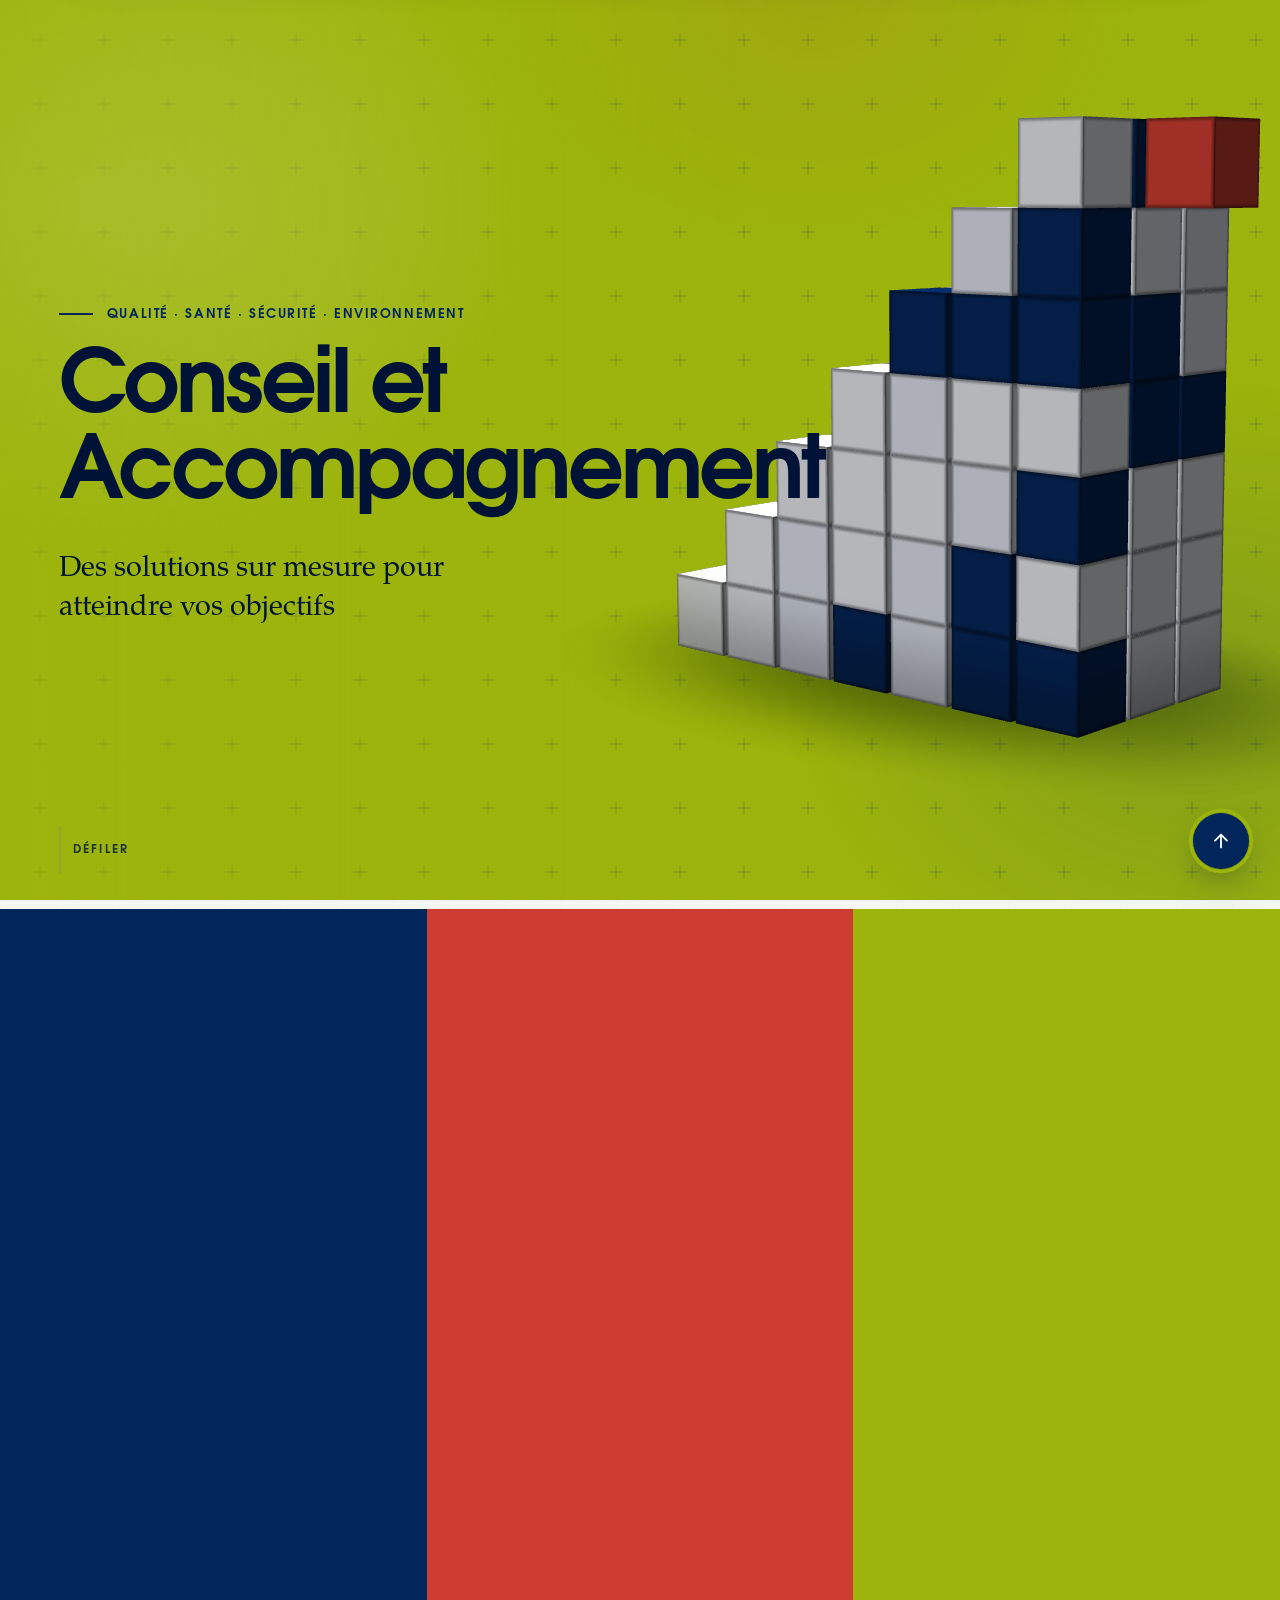
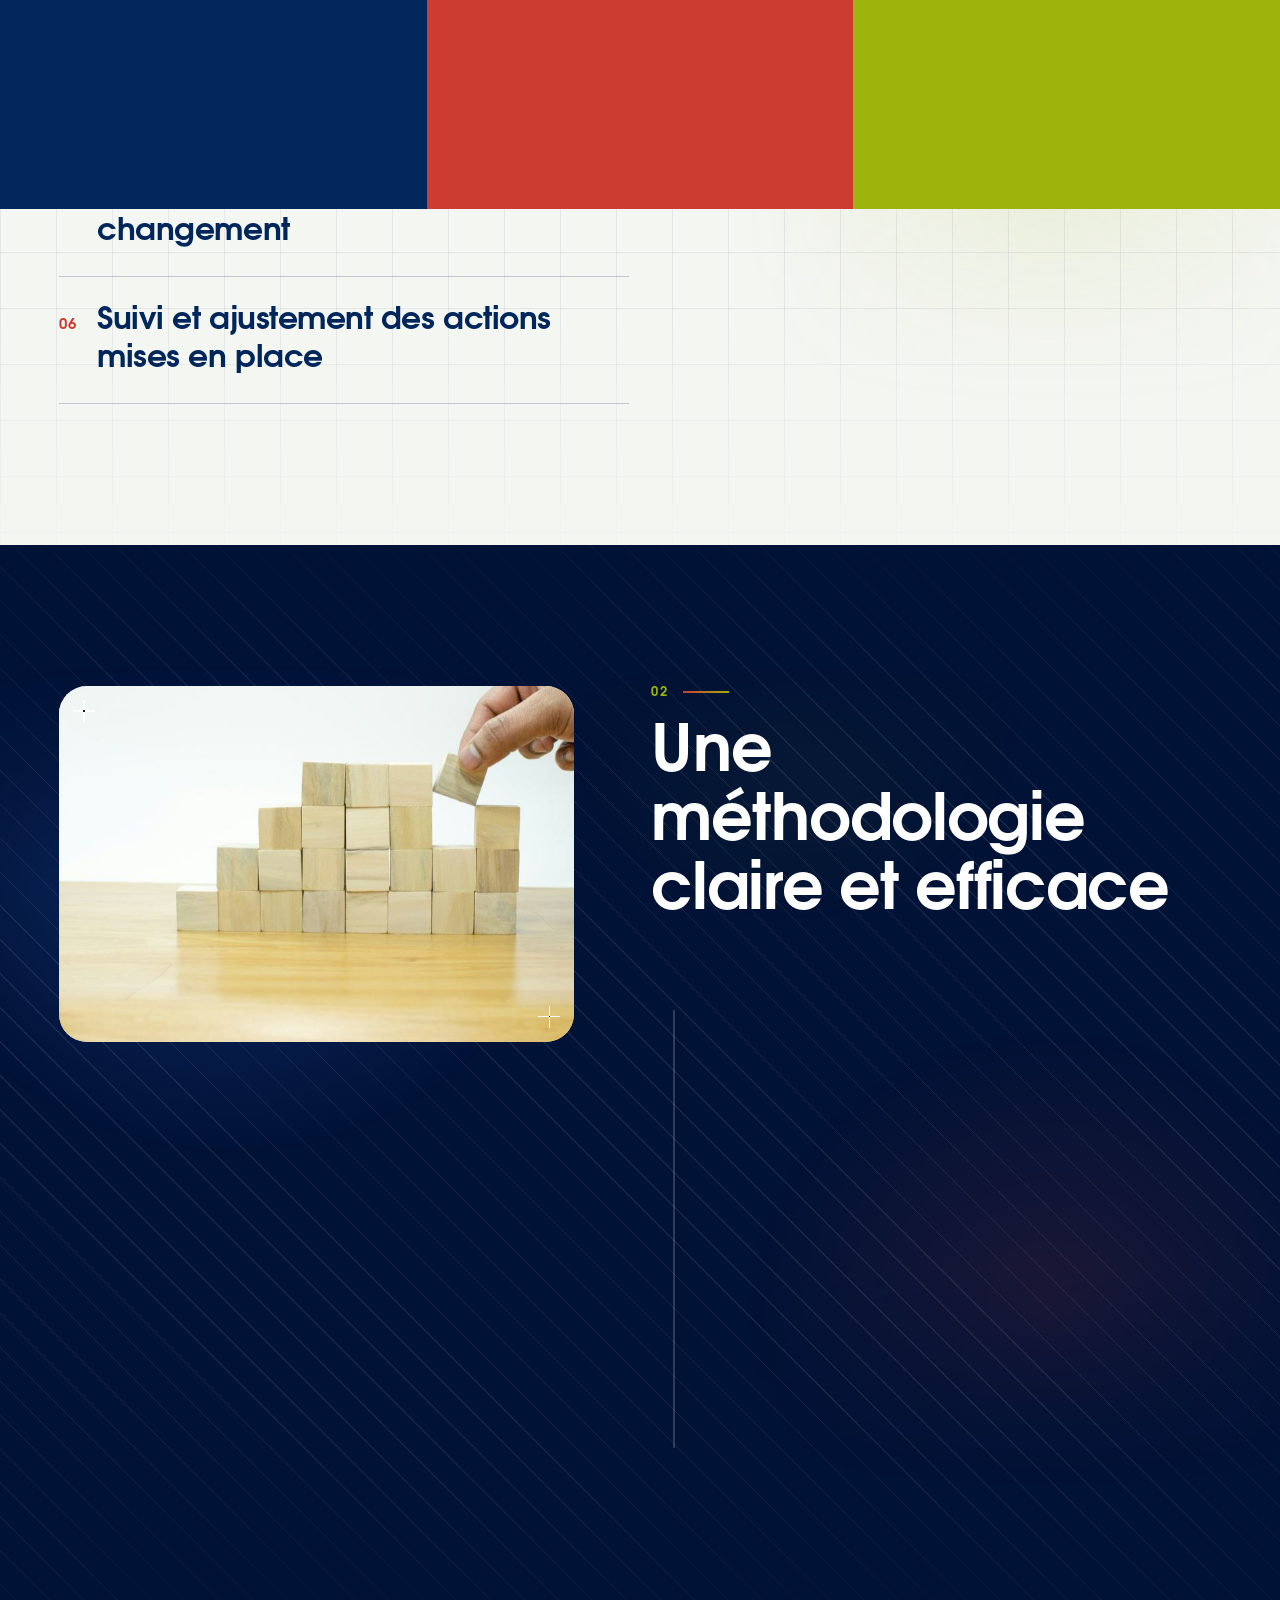
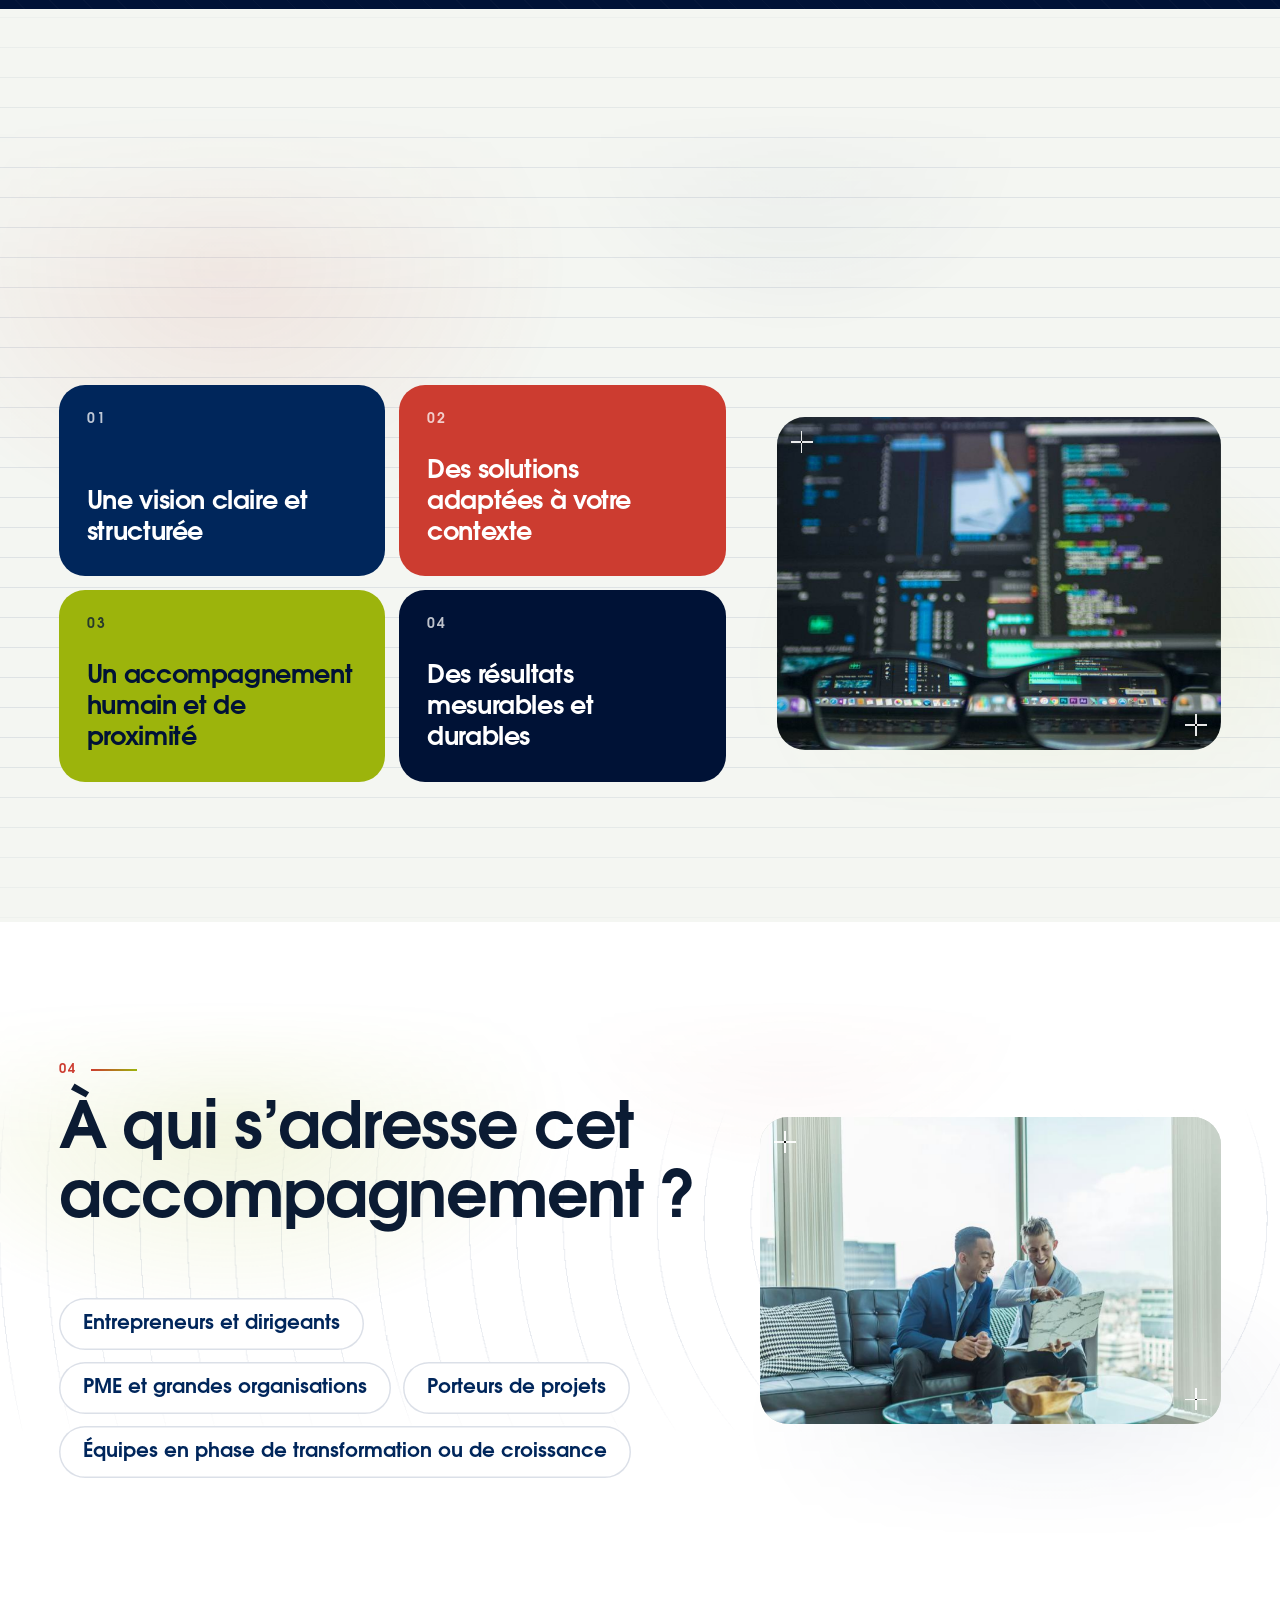
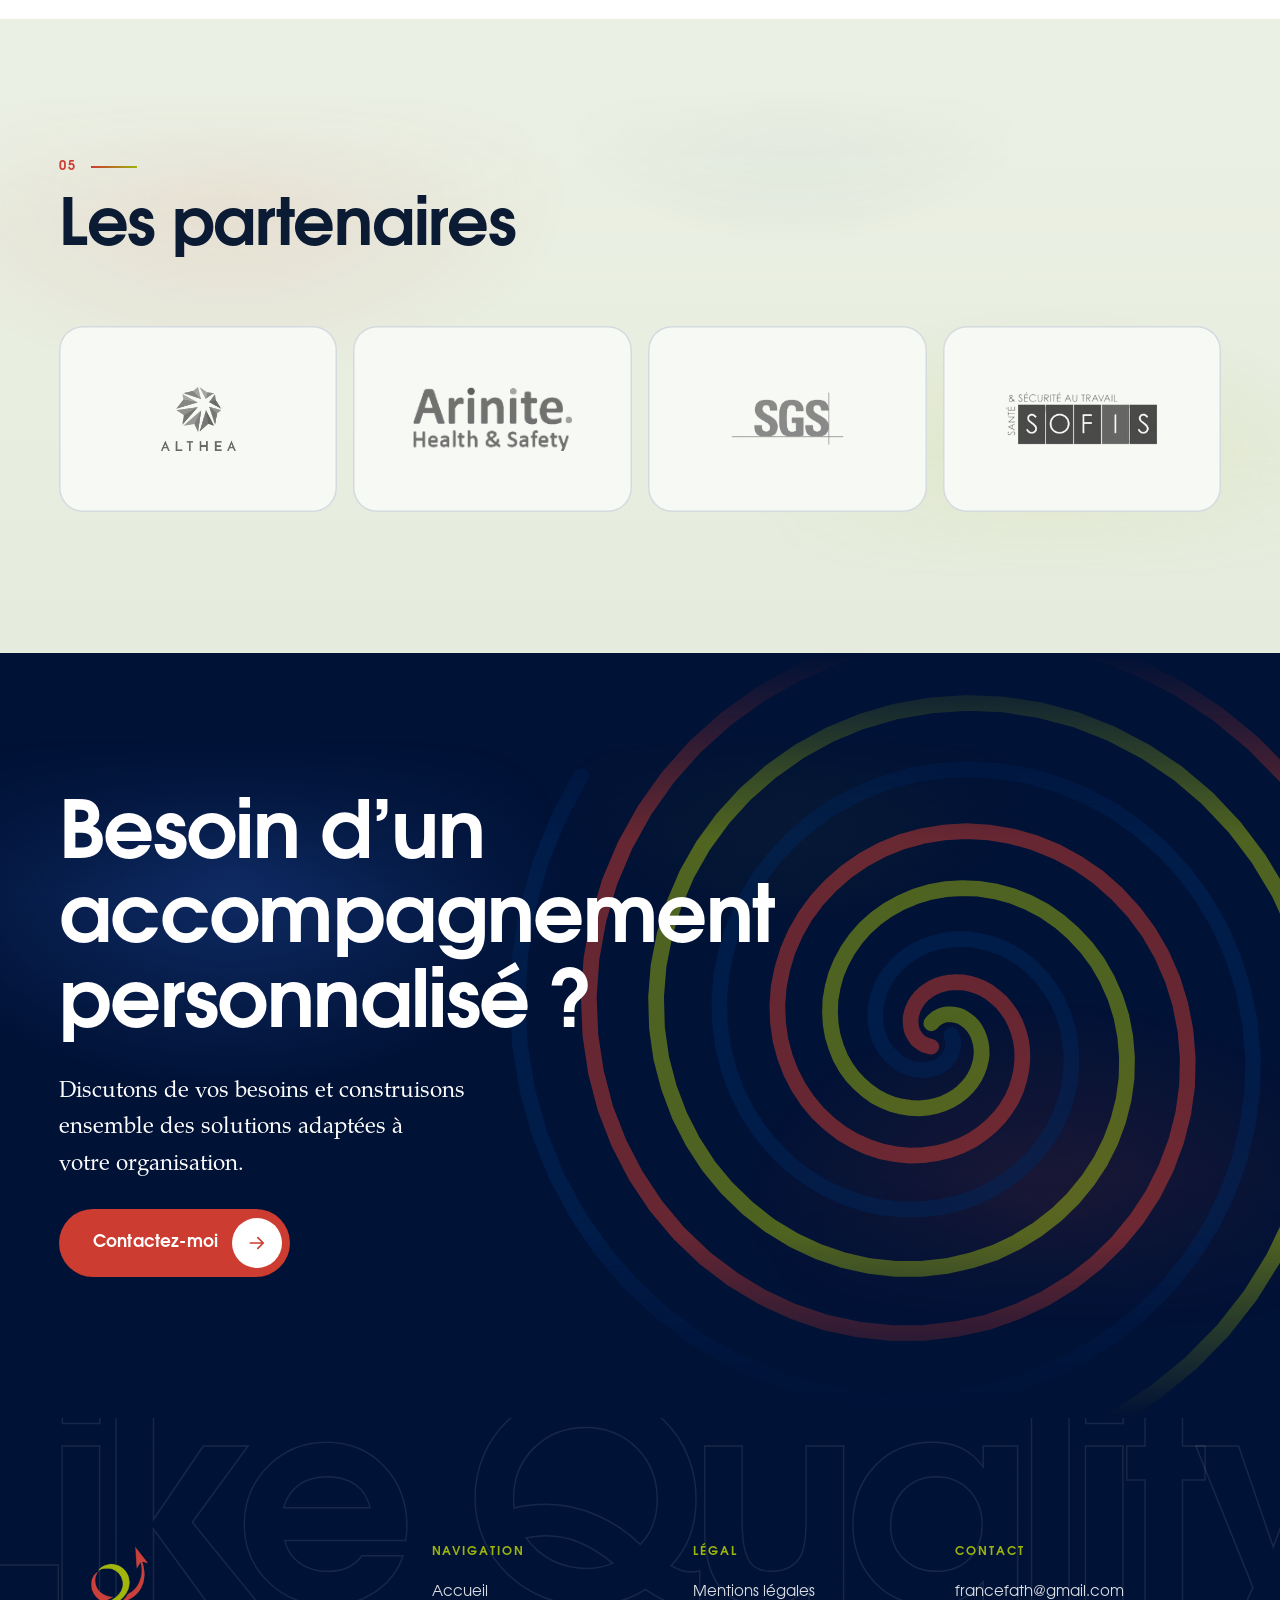
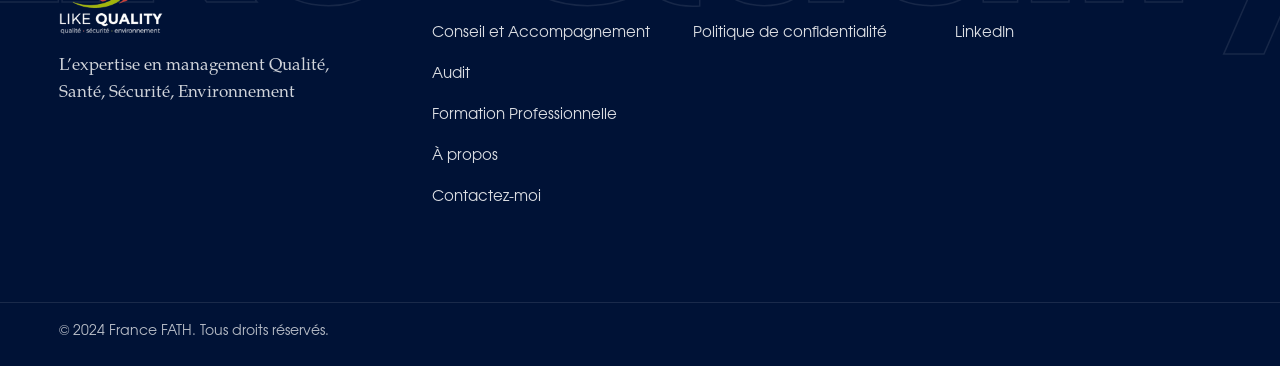
<file: conseil-accompagnement.html>
<!doctype html>
<html lang="fr" class="no-js">
<head>
<meta charset="utf-8">
<meta name="viewport" content="width=device-width, initial-scale=1, viewport-fit=cover">

<title>Conseil et Accompagnement – France FATH | Like Quality</title>
<meta name="description" content="Conseil et accompagnement QHSE sur mesure : diagnostic, recommandations, mise en œuvre et suivi des résultats pour dirigeants, PME et grandes organisations.">
<meta name="theme-color" content="#001236">

<link rel="canonical" href="https://francefath.com/conseil-accompagnement.html">
<meta property="og:type" content="website"><meta property="og:locale" content="fr_FR"><meta property="og:site_name" content="France FATH – Like Quality">
<meta property="og:title" content="Conseil et Accompagnement – France FATH | Like Quality"><meta property="og:description" content="Conseil et accompagnement QHSE sur mesure : diagnostic, recommandations, mise en œuvre et suivi des résultats pour dirigeants, PME et grandes organisations."><meta property="og:url" content="https://francefath.com/conseil-accompagnement.html"><meta property="og:image" content="https://francefath.com/images/og-image.png">
<meta property="og:image:width" content="1200"><meta property="og:image:height" content="630"><meta property="og:image:alt" content="France FATH – Like Quality : conseil, audit et formation QHSE">
<meta name="twitter:card" content="summary_large_image"><meta name="twitter:title" content="Conseil et Accompagnement – France FATH | Like Quality"><meta name="twitter:description" content="Conseil et accompagnement QHSE sur mesure : diagnostic, recommandations, mise en œuvre et suivi des résultats pour dirigeants, PME et grandes organisations."><meta name="twitter:image" content="https://francefath.com/images/og-image.png">
<meta name="robots" content="index, follow, max-image-preview:large, max-snippet:-1, max-video-preview:-1">
<meta name="author" content="France FATH"><meta name="geo.region" content="FR-ARA"><meta name="geo.placename" content="Chaponost"><meta name="format-detection" content="telephone=no">
<link rel="alternate" hreflang="fr" href="https://francefath.com/conseil-accompagnement.html"><link rel="alternate" hreflang="x-default" href="https://francefath.com/conseil-accompagnement.html">
<link rel="icon" type="image/png" href="favicon-96x96.png" sizes="96x96"><link rel="icon" href="favicon.svg" type="image/svg+xml"><link rel="shortcut icon" href="favicon.ico"><link rel="manifest" href="site.webmanifest"><link rel="apple-touch-icon" href="apple-touch-icon.png">
<link rel="preload" href="fonts/texgyreadventor-bold.woff" as="font" type="font/woff" crossorigin>
<link rel="preload" href="fonts/texgyrepagella-regular.woff" as="font" type="font/woff" crossorigin>
<script>(function(d){d.className=d.className.replace('no-js','js');try{if(sessionStorage.getItem('lqT')){d.classList.add('is-arriving');sessionStorage.removeItem('lqT')}}catch(e){}})(document.documentElement)</script>
<link rel="stylesheet" href="css/site.css">
<script type="application/ld+json">{"@context":"https://schema.org","@graph":[{"@type":["ProfessionalService","LocalBusiness"],"@id":"https://francefath.com/#organization","name":"France FATH – Like Quality","alternateName":["Like Quality","France FATH"],"url":"https://francefath.com/","logo":{"@type":"ImageObject","url":"https://francefath.com/images/logo_like_quality.jpg"},"image":["https://francefath.com/images/og-image.png","https://francefath.com/images/og-image.png"],"email":"francefath@gmail.com","description":"Consultante, formatrice et accompagnatrice QHSE à Chaponost (Rhône) : conseil, audit et formation en Qualité, Santé, Sécurité et Environnement.","slogan":"L'expertise en management Qualité, Santé, Sécurité, Environnement","priceRange":"€€","address":{"@type":"PostalAddress","addressLocality":"Chaponost","postalCode":"69630","addressRegion":"Auvergne-Rhône-Alpes","addressCountry":"FR"},"areaServed":[{"@type":"AdministrativeArea","name":"Rhône"},{"@type":"AdministrativeArea","name":"Auvergne-Rhône-Alpes"},{"@type":"Country","name":"France"}],"founder":{"@id":"https://francefath.com/#person"},"employee":{"@id":"https://francefath.com/#person"},"sameAs":["https://www.linkedin.com/in/france-fath-42687960"],"contactPoint":{"@type":"ContactPoint","contactType":"customer service","email":"francefath@gmail.com","availableLanguage":"fr"},"knowsAbout":["Management de la qualité","Santé et sécurité au travail","Management environnemental","Responsabilité sociétale des entreprises (RSE)","Audit interne","ISO 9001","ISO 13485","ISO 14001","ISO 45001","ISO 26000","MASE","Qualiopi","DUERP","Formation professionnelle"],"hasOfferCatalog":{"@type":"OfferCatalog","name":"Prestations QHSE","itemListElement":[{"@type":"Offer","itemOffered":{"@id":"https://francefath.com/conseil-accompagnement.html#service"}},{"@type":"Offer","itemOffered":{"@id":"https://francefath.com/audit.html#service"}},{"@type":"Offer","itemOffered":{"@id":"https://francefath.com/formation-professionnelle.html#service"}}]}},{"@type":"Person","@id":"https://francefath.com/#person","name":"France Fath","jobTitle":"Consultante, formatrice et accompagnatrice QHSE","worksFor":{"@id":"https://francefath.com/#organization"},"url":"https://francefath.com/a-propos.html","image":"https://francefath.com/images/ppfrancefath.png","sameAs":["https://www.linkedin.com/in/france-fath-42687960"],"email":"francefath@gmail.com","address":{"@type":"PostalAddress","addressLocality":"Chaponost","addressCountry":"FR"},"knowsAbout":["Qualité","Santé et sécurité au travail","Environnement","RSE"]},{"@type":"WebSite","@id":"https://francefath.com/#website","url":"https://francefath.com/","name":"France FATH – Like Quality","inLanguage":"fr-FR","publisher":{"@id":"https://francefath.com/#organization"}},{"@type":"Service","@id":"https://francefath.com/conseil-accompagnement.html#service","name":"Conseil et Accompagnement","description":"Conseil et accompagnement QHSE sur mesure : diagnostic, recommandations, mise en œuvre et suivi des résultats pour dirigeants, PME et grandes organisations.","url":"https://francefath.com/conseil-accompagnement.html","provider":{"@id":"https://francefath.com/#organization"},"areaServed":{"@type":"Country","name":"France"},"serviceType":"Conseil et Accompagnement"},{"@type":"Service","@id":"https://francefath.com/audit.html#service","name":"Audit","description":"Audits organisationnels, de processus, de performance, de conformité et réglementaires : diagnostic objectif, rapport détaillé et recommandations concrètes.","url":"https://francefath.com/audit.html","provider":{"@id":"https://francefath.com/#organization"},"areaServed":{"@type":"Country","name":"France"},"serviceType":"Audit"},{"@type":"Service","@id":"https://francefath.com/formation-professionnelle.html#service","name":"Formation Professionnelle","description":"Formations professionnelles QHSE : Qualité, Santé-Sécurité, Environnement, ISO 9001, 14001, 45001, MASE, Qualiopi. En entreprise, à distance, hybride ou e-learning.","url":"https://francefath.com/formation-professionnelle.html","provider":{"@id":"https://francefath.com/#organization"},"areaServed":{"@type":"Country","name":"France"},"serviceType":"Formation Professionnelle"},{"@type":"WebPage","@id":"https://francefath.com/conseil-accompagnement.html#webpage","url":"https://francefath.com/conseil-accompagnement.html","name":"Conseil et Accompagnement – France FATH | Like Quality","description":"Conseil et accompagnement QHSE sur mesure : diagnostic, recommandations, mise en œuvre et suivi des résultats pour dirigeants, PME et grandes organisations.","inLanguage":"fr-FR","isPartOf":{"@id":"https://francefath.com/#website"},"about":{"@id":"https://francefath.com/#organization"},"primaryImageOfPage":{"@type":"ImageObject","url":"https://francefath.com/images/og-image.png"},"breadcrumb":{"@id":"https://francefath.com/conseil-accompagnement.html#breadcrumb"}},{"@type":"BreadcrumbList","@id":"https://francefath.com/conseil-accompagnement.html#breadcrumb","itemListElement":[{"@type":"ListItem","position":1,"name":"Accueil","item":"https://francefath.com/"},{"@type":"ListItem","position":2,"name":"Conseil et Accompagnement","item":"https://francefath.com/conseil-accompagnement.html"}]}]}</script>
</head>
<body data-page="conseil">
<a class="skip" href="#main">Aller au contenu</a>
<div class="curtain" aria-hidden="true"><i></i><i></i><i></i></div>
<header class="hdr" id="hdr">
  <div class="hdr__in">
    <a class="brand" href="index.html" aria-label="France FATH – Like Quality, accueil"><img class="brand__d" src="images/logo-lq.png" alt="" width="640" height="549"><img class="brand__l" src="images/logo-lq-light.png" alt="" width="640" height="549"></a>
    <nav class="nav" aria-label="Navigation principale"><a href="index.html" data-nav="home"><span>Accueil</span></a><a href="conseil-accompagnement.html" data-nav="conseil" aria-current="page" class="is-cur"><span>Conseil et Accompagnement</span></a><a href="audit.html" data-nav="audit"><span>Audit</span></a><a href="formation-professionnelle.html" data-nav="formation"><span>Formation Professionnelle</span></a><a href="a-propos.html" data-nav="apropos"><span>À propos</span></a><a href="contact.html" data-nav="contact"><span>Contactez-moi</span></a></nav>
    <div class="hdr__r">
      <button class="sbtn" type="button" data-search-open aria-label="Rechercher dans le site" aria-haspopup="dialog"><svg viewBox="0 0 24 24" aria-hidden="true"><circle cx="10.5" cy="10.5" r="6.5" fill="none" stroke="currentColor" stroke-width="2"/><path d="m15.5 15.5 5 5" stroke="currentColor" stroke-width="2" stroke-linecap="round"/></svg><span class="sbtn__t">Rechercher</span><kbd>Ctrl K</kbd></button>
      <button class="burger" type="button" aria-label="Ouvrir le menu" aria-expanded="false" aria-controls="menu"><i></i><i></i><i></i></button>
    </div>
  </div>
  <i class="hdr__prog" aria-hidden="true"></i>
</header>
<div class="menu" id="menu" aria-hidden="true" inert>
  <div class="menu__in"><nav aria-label="Menu mobile"><a href="index.html"><span class="menu__n">01</span><span class="menu__l">Accueil</span></a><a href="conseil-accompagnement.html" aria-current="page"><span class="menu__n">02</span><span class="menu__l">Conseil et Accompagnement</span></a><a href="audit.html"><span class="menu__n">03</span><span class="menu__l">Audit</span></a><a href="formation-professionnelle.html"><span class="menu__n">04</span><span class="menu__l">Formation Professionnelle</span></a><a href="a-propos.html"><span class="menu__n">05</span><span class="menu__l">À propos</span></a><a href="contact.html"><span class="menu__n">06</span><span class="menu__l">Contactez-moi</span></a></nav>
  <div class="menu__f"><a href="mailto:francefath@gmail.com">francefath@gmail.com</a><a href="https://www.linkedin.com/in/france-fath-42687960" target="_blank" rel="noopener noreferrer">LinkedIn</a></div></div>
  <svg class="spiral spiral--menu" viewBox="0 0 400 400" aria-hidden="true" focusable="false"><path d="M206.0 200.0L206.2 200.7L206.4 201.4L206.6 202.2L206.7 203.1L206.8 204.1L206.7 205.1L206.5 206.2L206.2 207.4L205.7 208.5L205.1 209.7L204.2 210.8L203.2 211.9L202.0 212.8L200.6 213.7L199.1 214.5L197.4 215.0L195.6 215.4L193.6 215.6L191.5 215.5L189.4 215.2L187.3 214.6L185.1 213.7L183.0 212.6L181.0 211.1L179.1 209.3L177.3 207.3L175.7 204.9L174.4 202.4L173.3 199.6L172.6 196.5L172.2 193.3L172.1 190.0L172.5 186.6L173.2 183.2L174.4 179.7L176.0 176.3L178.1 173.1L180.6 170.0L183.5 167.1L186.8 164.5L190.5 162.2L194.5 160.3L198.8 158.8L203.4 157.9L208.1 157.4L213.0 157.4L218.0 158.1L223.1 159.3L228.0 161.1L232.9 163.5L237.5 166.5L241.9 170.1L245.9 174.3L249.5 178.9L252.7 184.1L255.3 189.7L257.3 195.7L258.6 202.0L259.3 208.5L259.2 215.2L258.4 222.0L256.8 228.8L254.4 235.5L251.2 242.0L247.2 248.2L242.5 254.0L237.0 259.4L230.9 264.3L224.2 268.5L216.9 272.0L209.1 274.7L201.0 276.5L192.5 277.5L183.9 277.5L175.1 276.6L166.4 274.7L157.8 271.7L149.4 267.8L141.4 262.9L133.9 257.1L127.0 250.3L120.7 242.7L115.2 234.4L110.7 225.3L107.1 215.7L104.5 205.6L103.1 195.1L102.8 184.4L103.7 173.5L105.8 162.7L109.1 152.0L113.7 141.6L119.4 131.6L126.4 122.2L134.4 113.5L143.4 105.7L153.4 98.7L164.2 92.9L175.7 88.2L187.9 84.7L200.5 82.6L213.4 81.9L226.5 82.6L239.6 84.7L252.5 88.4L265.2 93.4L277.3 99.9L288.7 107.8L299.4 117.1L309.1 127.5L317.7 139.1L325.1 151.7L331.1 165.2L335.6 179.4L338.6 194.2L340.0 209.4L339.7 224.8L337.6 240.3L333.9 255.6L328.4 270.6L321.3 285.1L312.5 298.8L302.2 311.6L290.4 323.4L277.3 333.8L262.9 342.9L247.5 350.4L231.2 356.3L214.1 360.4L196.6 362.6L178.7 362.9L160.8 361.2L142.9 357.5L125.4 351.8L108.5 344.2L92.3 334.7L77.1 323.4L63.2 310.3L50.6 295.7L39.6 279.6L30.3 262.3L22.9 243.9L17.5 224.6L14.2 204.7L13.2 184.3L14.3 163.8L17.7 143.3L23.4 123.1L31.3 103.6L41.4 84.8" fill="none" stroke="#00265B" stroke-width="7" stroke-linecap="round" pathLength="1"/><path d="M197.0 205.2L196.3 205.0L195.6 204.8L194.8 204.6L193.9 204.3L193.1 203.8L192.2 203.2L191.3 202.5L190.5 201.7L189.8 200.7L189.1 199.5L188.5 198.3L188.1 196.8L187.9 195.3L187.8 193.7L187.9 192.0L188.3 190.2L188.9 188.4L189.7 186.7L190.8 184.9L192.1 183.2L193.7 181.7L195.5 180.3L197.6 179.0L199.9 178.0L202.4 177.2L205.1 176.7L207.9 176.5L210.8 176.6L213.7 177.1L216.7 178.0L219.7 179.2L222.6 180.8L225.3 182.9L228.0 185.2L230.3 188.0L232.5 191.1L234.3 194.5L235.7 198.2L236.8 202.2L237.4 206.3L237.5 210.6L237.1 215.1L236.2 219.5L234.8 224.0L232.9 228.4L230.3 232.6L227.3 236.6L223.7 240.3L219.7 243.7L215.2 246.7L210.2 249.2L204.9 251.2L199.3 252.6L193.5 253.4L187.4 253.6L181.3 253.0L175.1 251.8L169.0 249.8L163.0 247.1L157.2 243.7L151.8 239.6L146.7 234.8L142.1 229.3L138.1 223.3L134.7 216.8L132.0 209.8L130.0 202.3L128.9 194.6L128.6 186.7L129.2 178.6L130.8 170.6L133.2 162.6L136.6 154.8L140.9 147.3L146.1 140.2L152.2 133.6L159.0 127.6L166.6 122.3L174.8 117.8L183.6 114.2L192.9 111.6L202.6 110.0L212.6 109.4L222.7 110.0L232.9 111.7L242.9 114.5L252.7 118.5L262.1 123.6L271.1 129.8L279.4 137.1L287.0 145.3L293.7 154.4L299.5 164.4L304.2 175.1L307.7 186.4L310.0 198.2L311.0 210.3L310.7 222.6L309.0 234.9L305.9 247.1L301.4 259.1L295.6 270.7L288.4 281.7L280.0 291.9L270.4 301.3L259.7 309.7L248.0 316.9L235.4 322.9L222.1 327.6L208.2 330.7L193.9 332.4L179.3 332.5L164.6 330.9L150.0 327.8L135.7 322.9L121.9 316.5L108.7 308.5L96.3 299.1L84.9 288.2L74.6 275.9L65.7 262.5L58.2 248.1L52.2 232.7L48.0 216.6L45.5 200.0L44.8 183.0L46.0 165.9L49.1 148.8L54.0 132.1L60.9 115.8L69.6 100.1L80.0 85.4L92.1 71.8L105.8 59.5L120.9 48.6L137.2 39.4L154.6 31.9L172.9 26.3L191.8 22.8L211.2 21.3L230.9 21.9L250.5 24.7L269.9 29.7L288.8 36.8L307.0 46.0L324.2 57.3L340.2 70.5L354.9 85.5L367.9 102.2L379.1 120.3" fill="none" stroke="#CC3C30" stroke-width="7" stroke-linecap="round" pathLength="1"/><path d="M197.0 194.8L197.5 194.3L198.0 193.7L198.6 193.2L199.3 192.6L200.2 192.1L201.1 191.6L202.1 191.2L203.3 190.9L204.5 190.8L205.8 190.8L207.2 191.0L208.7 191.3L210.1 191.8L211.6 192.6L213.0 193.6L214.3 194.7L215.6 196.1L216.7 197.7L217.7 199.6L218.4 201.5L219.0 203.7L219.3 206.0L219.4 208.4L219.1 210.9L218.5 213.5L217.6 216.0L216.4 218.5L214.8 221.0L212.9 223.3L210.7 225.5L208.2 227.4L205.3 229.1L202.2 230.5L198.8 231.6L195.2 232.3L191.5 232.6L187.6 232.4L183.7 231.8L179.7 230.8L175.8 229.2L172.0 227.2L168.4 224.6L165.0 221.6L161.8 218.2L159.0 214.3L156.6 210.0L154.7 205.3L153.2 200.4L152.3 195.2L152.0 189.8L152.2 184.3L153.2 178.7L154.7 173.1L157.0 167.6L159.9 162.3L163.4 157.3L167.6 152.5L172.4 148.2L177.7 144.4L183.6 141.1L189.9 138.4L196.5 136.4L203.5 135.2L210.8 134.7L218.1 135.0L225.6 136.2L233.0 138.2L240.2 141.1L247.2 144.8L253.9 149.4L260.1 154.8L265.8 160.9L270.9 167.7L275.2 175.2L278.8 183.3L281.5 191.8L283.2 200.7L284.0 209.9L283.8 219.3L282.5 228.7L280.1 238.1L276.7 247.3L272.2 256.2L266.6 264.7L260.1 272.6L252.6 279.9L244.2 286.4L235.1 292.0L225.3 296.7L214.8 300.2L203.9 302.7L192.6 303.9L181.1 303.9L169.5 302.7L157.9 300.1L146.6 296.2L135.6 291.0L125.1 284.6L115.3 276.9L106.2 268.1L98.1 258.3L91.0 247.4L85.1 235.8L80.4 223.3L77.0 210.3L75.1 196.9L74.7 183.1L75.8 169.2L78.5 155.4L82.7 141.8L88.4 128.5L95.6 115.8L104.3 103.9L114.3 92.9L125.7 82.9L138.1 74.1L151.7 66.6L166.1 60.6L181.2 56.2L196.9 53.5L213.0 52.4L229.3 53.1L245.6 55.7L261.6 60.0L277.3 66.2L292.3 74.1L306.5 83.6L319.8 94.9L331.8 107.6L342.5 121.7L351.7 137.0L359.2 153.4L364.9 170.7L368.8 188.7L370.7 207.2L370.5 225.9L368.3 244.7L364.0 263.3L357.6 281.5L349.2 299.1L338.8 315.8L326.6 331.4L312.5 345.7L296.9 358.5L279.8 369.7L261.5 378.9L242.0 386.2L221.7 391.4L200.8 394.3L179.5 394.9" fill="none" stroke="#9CB40C" stroke-width="7" stroke-linecap="round" pathLength="1"/></svg>
</div>
<div class="search" id="search" role="dialog" aria-modal="true" aria-label="Rechercher dans le site" aria-hidden="true" hidden>
  <div class="search__bd" data-search-close></div>
  <div class="search__box">
    <div class="search__top"><svg viewBox="0 0 24 24" aria-hidden="true"><circle cx="10.5" cy="10.5" r="6.5" fill="none" stroke="currentColor" stroke-width="2"/><path d="m15.5 15.5 5 5" stroke="currentColor" stroke-width="2" stroke-linecap="round"/></svg><input type="search" id="q" placeholder="Rechercher un mot-clé : audit, ISO 9001, RSE…" autocomplete="off" spellcheck="false" aria-label="Mot-clé" aria-controls="sres"><button type="button" class="search__x" data-search-close aria-label="Fermer la recherche"><svg viewBox="0 0 24 24" aria-hidden="true"><path d="m6 6 12 12M18 6 6 18" stroke="currentColor" stroke-width="2" stroke-linecap="round"/></svg></button></div>
    <div class="search__res" id="sres" role="listbox" aria-live="polite"></div>
    <div class="search__ft"><span><kbd>↑</kbd><kbd>↓</kbd> naviguer</span><span><kbd>↵</kbd> ouvrir</span><span><kbd>Échap</kbd> fermer</span></div>
  </div>
</div>
<main id="main">
<section class="hero hero--conseil" id="top" data-theme="hero-anis">
  <div class="hero__gl"><canvas data-scene="stairs" aria-hidden="true"></canvas></div>
  <div class="hero__veil"></div>
  <div class="wrap hero__in">
    <p class="eyebrow" data-r>Qualité · Santé · Sécurité · Environnement</p>
    <h1 class="hero__t"><span class="hw" data-r="words">Conseil et Accompagnement</span></h1>
    <p class="hero__s" data-r>Des solutions sur mesure pour atteindre vos objectifs</p>
    
  </div>
  <a class="cue" href="#s1" aria-label="Défiler vers le contenu"><span class="cue__l"></span><span class="cue__t">Défiler</span></a>
</section><section id="domaines" class="sec sec--domains" data-theme="light" data-s1><span id="s1" class="anc"></span><div class="wrap split"><div class="split__a"><header class="sh"><span class="sh__n" data-r>01<i></i></span><h2 class="sh__t" data-r="words">Les domaines d’intervention</h2></header><ol class="big"><li data-r style="--i:0"><span>01</span><p>Analyse et diagnostic de votre situation</p></li><li data-r style="--i:1"><span>02</span><p>Définition de stratégies claires et réalistes</p></li><li data-r style="--i:2"><span>03</span><p>Aide à la prise de décision</p></li><li data-r style="--i:3"><span>04</span><p>Optimisation des processus et des performances</p></li><li data-r style="--i:4"><span>05</span><p>Accompagnement au changement</p></li><li data-r style="--i:5"><span>06</span><p>Suivi et ajustement des actions mises en place</p></li></ol></div><div class="split__b sticky"><figure class="media " data-r="mask" style="--ar:1920/1382"><div class="media__in" data-parallax-img="0.14"><img class="" src="images/sm/performance.jpg" srcset="images/sm/performance.jpg 900w, images/performance.jpg 1920w" sizes="(min-width: 1024px) 42vw, 92vw" width="1920" height="1382" alt="Tableau de bord d'indicateurs de performance sur un écran" loading="lazy" decoding="async"></div><i class="reg reg--tl" aria-hidden="true"></i><i class="reg reg--br" aria-hidden="true"></i></figure></div></div></section><section id="methodologie" class="sec sec--method mm-dark" data-theme="dark"><div class="wrap split split--rev"><div class="split__a"><header class="sh"><span class="sh__n" data-r>02<i></i></span><h2 class="sh__t" data-r="words">Une méthodologie claire et efficace</h2></header>
      <ol class="tl" data-prog><i class="tl__line"><i class="tl__fill"></i></i><li class="tl__i" data-r style="--i:0"><span class="tl__dot">01</span><h3>Diagnostic</h3><p>analyse approfondie de l’existant et identification des enjeux clés</p></li><li class="tl__i" data-r style="--i:1"><span class="tl__dot">02</span><h3>Recommandations</h3><p>élaboration de solutions concrètes et priorisées</p></li><li class="tl__i" data-r style="--i:2"><span class="tl__dot">03</span><h3>Accompagnement opérationnel</h3><p>mise en œuvre des actions avec un suivi régulier</p></li><li class="tl__i" data-r style="--i:3"><span class="tl__dot">04</span><h3>Évaluation et ajustement</h3><p>mesure des résultats et ajustements des actions si nécessaire</p></li></ol></div>
      <div class="split__b sticky"><figure class="media " data-r="mask" style="--ar:1920/1325"><div class="media__in" data-parallax-img="0.14"><img class="" src="images/sm/methodologie.jpg" srcset="images/sm/methodologie.jpg 900w, images/methodologie.jpg 1920w" sizes="(min-width: 1024px) 42vw, 92vw" width="1920" height="1325" alt="Une main termine un escalier de cubes en bois, image d'une méthode structurée" loading="lazy" decoding="async"></div><i class="reg reg--tl" aria-hidden="true"></i><i class="reg reg--br" aria-hidden="true"></i></figure></div></div></section><section id="benefices" class="sec sec--gains" data-theme="light"><div class="wrap"><header class="sh"><span class="sh__n" data-r>03<i></i></span><h2 class="sh__t" data-r="words">Ce que vous y gagnez</h2></header><div class="gains"><div class="gains__g"><div class="gain gain--q" data-r style="--i:0"><span class="gain__n">01</span><p>Une vision claire et structurée</p></div><div class="gain gain--s" data-r style="--i:1"><span class="gain__n">02</span><p>Des solutions adaptées à votre contexte</p></div><div class="gain gain--e" data-r style="--i:2"><span class="gain__n">03</span><p>Un accompagnement humain et de proximité</p></div><div class="gain gain--n" data-r style="--i:3"><span class="gain__n">04</span><p>Des résultats mesurables et durables</p></div></div><figure class="media gains__m" data-r="mask" style="--ar:1920/1439"><div class="media__in" data-parallax-img="0.16"><img class="" src="images/sm/vision.jpg" srcset="images/sm/vision.jpg 900w, images/vision.jpg 1920w" sizes="(min-width: 1024px) 40vw, 92vw" width="1920" height="1439" alt="Des lunettes posées devant des écrans : la vue est nette à travers les verres" loading="lazy" decoding="async"></div><i class="reg reg--tl" aria-hidden="true"></i><i class="reg reg--br" aria-hidden="true"></i></figure></div></div></section><section id="public" class="sec sec--who" data-theme="light"><div class="wrap who"><div class="who__a"><header class="sh"><span class="sh__n" data-r>04<i></i></span><h2 class="sh__t" data-r="words">À qui s’adresse cet accompagnement ?</h2></header><ul class="pills"><li data-r style="--i:0">Entrepreneurs et dirigeants</li><li data-r style="--i:1">PME et grandes organisations</li><li data-r style="--i:2">Porteurs de projets</li><li data-r style="--i:3">Équipes en phase de transformation ou de croissance</li></ul></div><div class="who__b"><figure class="media " data-r="mask" style="--ar:1920/1280"><div class="media__in" data-parallax-img="0.16"><img class="" src="images/sm/entrepreneurs.jpg" srcset="images/sm/entrepreneurs.jpg 900w, images/entrepreneurs.jpg 1920w" sizes="(min-width: 1024px) 44vw, 92vw" width="1920" height="1280" alt="Deux dirigeants consultent un ordinateur portable dans un salon avec vue sur la ville" loading="lazy" decoding="async"></div><i class="reg reg--tl" aria-hidden="true"></i><i class="reg reg--br" aria-hidden="true"></i></figure></div></div></section><section id="partenaires" class="sec sec--partners" data-theme="light"><div class="wrap"><header class="sh"><span class="sh__n" data-r>05<i></i></span><h2 class="sh__t" data-r="words">Les partenaires</h2></header><div class="pts"><div class="pt" data-r><img src="images/logo_althea.png" alt="Althea" loading="lazy" decoding="async" height="64"></div><div class="pt" data-r><img src="images/logo_arinite.webp" alt="Arinite Health &amp; Safety" loading="lazy" decoding="async" height="64"></div><a class="pt" href="https://www.sgs.com/fr-fr/notre-entreprise/a-propos-de-sgs" target="_blank" rel="noopener noreferrer" data-r aria-label="SGS (nouvel onglet)"><img src="images/logo_sgs.png" alt="SGS" loading="lazy" decoding="async" height="64"><span class="pt__i"><svg viewBox="0 0 24 24" aria-hidden="true"><path d="M8 16 17 7M9 7h8v8" fill="none" stroke="currentColor" stroke-width="2" stroke-linecap="round" stroke-linejoin="round"/></svg></span></a><a class="pt" href="https://www.sofis.fr/nous-connaitre/" target="_blank" rel="noopener noreferrer" data-r aria-label="SOFIS – Santé &amp; Sécurité au travail (nouvel onglet)"><img src="images/logo_sofis.jpg" alt="SOFIS – Santé &amp; Sécurité au travail" loading="lazy" decoding="async" height="64"><span class="pt__i"><svg viewBox="0 0 24 24" aria-hidden="true"><path d="M8 16 17 7M9 7h8v8" fill="none" stroke="currentColor" stroke-width="2" stroke-linecap="round" stroke-linejoin="round"/></svg></span></a></div></div></section><section id="contact-cta" class="sec sec--cta" data-theme="dark"><div class="cta__sp" aria-hidden="true"><svg class="spiral spiral--cta" viewBox="0 0 400 400" aria-hidden="true" focusable="false"><path d="M206.0 200.0L206.2 200.7L206.4 201.4L206.6 202.2L206.7 203.1L206.8 204.1L206.7 205.1L206.5 206.2L206.2 207.4L205.7 208.5L205.1 209.7L204.2 210.8L203.2 211.9L202.0 212.8L200.6 213.7L199.1 214.5L197.4 215.0L195.6 215.4L193.6 215.6L191.5 215.5L189.4 215.2L187.3 214.6L185.1 213.7L183.0 212.6L181.0 211.1L179.1 209.3L177.3 207.3L175.7 204.9L174.4 202.4L173.3 199.6L172.6 196.5L172.2 193.3L172.1 190.0L172.5 186.6L173.2 183.2L174.4 179.7L176.0 176.3L178.1 173.1L180.6 170.0L183.5 167.1L186.8 164.5L190.5 162.2L194.5 160.3L198.8 158.8L203.4 157.9L208.1 157.4L213.0 157.4L218.0 158.1L223.1 159.3L228.0 161.1L232.9 163.5L237.5 166.5L241.9 170.1L245.9 174.3L249.5 178.9L252.7 184.1L255.3 189.7L257.3 195.7L258.6 202.0L259.3 208.5L259.2 215.2L258.4 222.0L256.8 228.8L254.4 235.5L251.2 242.0L247.2 248.2L242.5 254.0L237.0 259.4L230.9 264.3L224.2 268.5L216.9 272.0L209.1 274.7L201.0 276.5L192.5 277.5L183.9 277.5L175.1 276.6L166.4 274.7L157.8 271.7L149.4 267.8L141.4 262.9L133.9 257.1L127.0 250.3L120.7 242.7L115.2 234.4L110.7 225.3L107.1 215.7L104.5 205.6L103.1 195.1L102.8 184.4L103.7 173.5L105.8 162.7L109.1 152.0L113.7 141.6L119.4 131.6L126.4 122.2L134.4 113.5L143.4 105.7L153.4 98.7L164.2 92.9L175.7 88.2L187.9 84.7L200.5 82.6L213.4 81.9L226.5 82.6L239.6 84.7L252.5 88.4L265.2 93.4L277.3 99.9L288.7 107.8L299.4 117.1L309.1 127.5L317.7 139.1L325.1 151.7L331.1 165.2L335.6 179.4L338.6 194.2L340.0 209.4L339.7 224.8L337.6 240.3L333.9 255.6L328.4 270.6L321.3 285.1L312.5 298.8L302.2 311.6L290.4 323.4L277.3 333.8L262.9 342.9L247.5 350.4L231.2 356.3L214.1 360.4L196.6 362.6L178.7 362.9L160.8 361.2L142.9 357.5L125.4 351.8L108.5 344.2L92.3 334.7L77.1 323.4L63.2 310.3L50.6 295.7L39.6 279.6L30.3 262.3L22.9 243.9L17.5 224.6L14.2 204.7L13.2 184.3L14.3 163.8L17.7 143.3L23.4 123.1L31.3 103.6L41.4 84.8" fill="none" stroke="#00265B" stroke-width="7" stroke-linecap="round" pathLength="1"/><path d="M197.0 205.2L196.3 205.0L195.6 204.8L194.8 204.6L193.9 204.3L193.1 203.8L192.2 203.2L191.3 202.5L190.5 201.7L189.8 200.7L189.1 199.5L188.5 198.3L188.1 196.8L187.9 195.3L187.8 193.7L187.9 192.0L188.3 190.2L188.9 188.4L189.7 186.7L190.8 184.9L192.1 183.2L193.7 181.7L195.5 180.3L197.6 179.0L199.9 178.0L202.4 177.2L205.1 176.7L207.9 176.5L210.8 176.6L213.7 177.1L216.7 178.0L219.7 179.2L222.6 180.8L225.3 182.9L228.0 185.2L230.3 188.0L232.5 191.1L234.3 194.5L235.7 198.2L236.8 202.2L237.4 206.3L237.5 210.6L237.1 215.1L236.2 219.5L234.8 224.0L232.9 228.4L230.3 232.6L227.3 236.6L223.7 240.3L219.7 243.7L215.2 246.7L210.2 249.2L204.9 251.2L199.3 252.6L193.5 253.4L187.4 253.6L181.3 253.0L175.1 251.8L169.0 249.8L163.0 247.1L157.2 243.7L151.8 239.6L146.7 234.8L142.1 229.3L138.1 223.3L134.7 216.8L132.0 209.8L130.0 202.3L128.9 194.6L128.6 186.7L129.2 178.6L130.8 170.6L133.2 162.6L136.6 154.8L140.9 147.3L146.1 140.2L152.2 133.6L159.0 127.6L166.6 122.3L174.8 117.8L183.6 114.2L192.9 111.6L202.6 110.0L212.6 109.4L222.7 110.0L232.9 111.7L242.9 114.5L252.7 118.5L262.1 123.6L271.1 129.8L279.4 137.1L287.0 145.3L293.7 154.4L299.5 164.4L304.2 175.1L307.7 186.4L310.0 198.2L311.0 210.3L310.7 222.6L309.0 234.9L305.9 247.1L301.4 259.1L295.6 270.7L288.4 281.7L280.0 291.9L270.4 301.3L259.7 309.7L248.0 316.9L235.4 322.9L222.1 327.6L208.2 330.7L193.9 332.4L179.3 332.5L164.6 330.9L150.0 327.8L135.7 322.9L121.9 316.5L108.7 308.5L96.3 299.1L84.9 288.2L74.6 275.9L65.7 262.5L58.2 248.1L52.2 232.7L48.0 216.6L45.5 200.0L44.8 183.0L46.0 165.9L49.1 148.8L54.0 132.1L60.9 115.8L69.6 100.1L80.0 85.4L92.1 71.8L105.8 59.5L120.9 48.6L137.2 39.4L154.6 31.9L172.9 26.3L191.8 22.8L211.2 21.3L230.9 21.9L250.5 24.7L269.9 29.7L288.8 36.8L307.0 46.0L324.2 57.3L340.2 70.5L354.9 85.5L367.9 102.2L379.1 120.3" fill="none" stroke="#CC3C30" stroke-width="7" stroke-linecap="round" pathLength="1"/><path d="M197.0 194.8L197.5 194.3L198.0 193.7L198.6 193.2L199.3 192.6L200.2 192.1L201.1 191.6L202.1 191.2L203.3 190.9L204.5 190.8L205.8 190.8L207.2 191.0L208.7 191.3L210.1 191.8L211.6 192.6L213.0 193.6L214.3 194.7L215.6 196.1L216.7 197.7L217.7 199.6L218.4 201.5L219.0 203.7L219.3 206.0L219.4 208.4L219.1 210.9L218.5 213.5L217.6 216.0L216.4 218.5L214.8 221.0L212.9 223.3L210.7 225.5L208.2 227.4L205.3 229.1L202.2 230.5L198.8 231.6L195.2 232.3L191.5 232.6L187.6 232.4L183.7 231.8L179.7 230.8L175.8 229.2L172.0 227.2L168.4 224.6L165.0 221.6L161.8 218.2L159.0 214.3L156.6 210.0L154.7 205.3L153.2 200.4L152.3 195.2L152.0 189.8L152.2 184.3L153.2 178.7L154.7 173.1L157.0 167.6L159.9 162.3L163.4 157.3L167.6 152.5L172.4 148.2L177.7 144.4L183.6 141.1L189.9 138.4L196.5 136.4L203.5 135.2L210.8 134.7L218.1 135.0L225.6 136.2L233.0 138.2L240.2 141.1L247.2 144.8L253.9 149.4L260.1 154.8L265.8 160.9L270.9 167.7L275.2 175.2L278.8 183.3L281.5 191.8L283.2 200.7L284.0 209.9L283.8 219.3L282.5 228.7L280.1 238.1L276.7 247.3L272.2 256.2L266.6 264.7L260.1 272.6L252.6 279.9L244.2 286.4L235.1 292.0L225.3 296.7L214.8 300.2L203.9 302.7L192.6 303.9L181.1 303.9L169.5 302.7L157.9 300.1L146.6 296.2L135.6 291.0L125.1 284.6L115.3 276.9L106.2 268.1L98.1 258.3L91.0 247.4L85.1 235.8L80.4 223.3L77.0 210.3L75.1 196.9L74.7 183.1L75.8 169.2L78.5 155.4L82.7 141.8L88.4 128.5L95.6 115.8L104.3 103.9L114.3 92.9L125.7 82.9L138.1 74.1L151.7 66.6L166.1 60.6L181.2 56.2L196.9 53.5L213.0 52.4L229.3 53.1L245.6 55.7L261.6 60.0L277.3 66.2L292.3 74.1L306.5 83.6L319.8 94.9L331.8 107.6L342.5 121.7L351.7 137.0L359.2 153.4L364.9 170.7L368.8 188.7L370.7 207.2L370.5 225.9L368.3 244.7L364.0 263.3L357.6 281.5L349.2 299.1L338.8 315.8L326.6 331.4L312.5 345.7L296.9 358.5L279.8 369.7L261.5 378.9L242.0 386.2L221.7 391.4L200.8 394.3L179.5 394.9" fill="none" stroke="#9CB40C" stroke-width="7" stroke-linecap="round" pathLength="1"/></svg></div><div class="wrap cta__in"><h2 class="cta__t" data-r="words">Besoin d’un accompagnement personnalisé ?</h2><p class="cta__s" data-r>Discutons de vos besoins et construisons ensemble des solutions adaptées à votre organisation.</p><div data-r><a class="btn btn--coral btn--xl" href="contact.html" data-magnet><span class="btn__bg"></span><span class="btn__t">Contactez-moi</span><span class="btn__i"><svg viewBox="0 0 24 24" aria-hidden="true"><path d="M4 12h15M13 5.5 19.5 12 13 18.5" fill="none" stroke="currentColor" stroke-width="2" stroke-linecap="round" stroke-linejoin="round"/></svg></span></a></div></div></section>
</main>
<footer class="ftr" data-theme="dark">
  <div class="ftr__big" aria-hidden="true">Like Quality</div>
  <div class="wrap ftr__g">
    <div class="ftr__c1"><a class="ftr__logo" href="index.html" aria-label="France FATH – Like Quality, accueil"><img src="images/logo-lq-light.png" alt="France FATH – Like Quality" width="640" height="549" loading="lazy"></a><p>L’expertise en management Qualité, Santé, Sécurité, Environnement</p></div>
    <nav class="ftr__c" aria-label="Navigation"><h2>Navigation</h2><ul><li><a href="index.html">Accueil</a></li><li><a href="conseil-accompagnement.html">Conseil et Accompagnement</a></li><li><a href="audit.html">Audit</a></li><li><a href="formation-professionnelle.html">Formation Professionnelle</a></li><li><a href="a-propos.html">À propos</a></li><li><a href="contact.html">Contactez-moi</a></li></ul></nav>
    <nav class="ftr__c" aria-label="Légal"><h2>Légal</h2><ul><li><a href="mentions-legales.html">Mentions légales</a></li><li><a href="politique-confidentialite.html">Politique de confidentialité</a></li></ul></nav>
    <div class="ftr__c"><h2>Contact</h2><ul><li><a href="mailto:francefath@gmail.com">francefath@gmail.com</a></li><li><a href="https://www.linkedin.com/in/france-fath-42687960" target="_blank" rel="noopener noreferrer">LinkedIn</a></li></ul></div>
  </div>
  <div class="wrap ftr__b"><p>© 2024 France FATH. Tous droits réservés.</p></div>
</footer>
<button class="totop" type="button" aria-label="Retour en haut de la page"><svg class="totop__r" viewBox="0 0 48 48" aria-hidden="true"><circle cx="24" cy="24" r="21.5" pathLength="1"/></svg><svg viewBox="0 0 24 24" aria-hidden="true"><path d="M12 19V5M5.5 11.5 12 5l6.5 6.5" fill="none" stroke="currentColor" stroke-width="2" stroke-linecap="round" stroke-linejoin="round"/></svg></button>
<div class="cur" aria-hidden="true"><i class="cur__d"></i><i class="cur__r"></i></div>

<script src="js/site.js" defer></script>
</body>
</html>
</file>
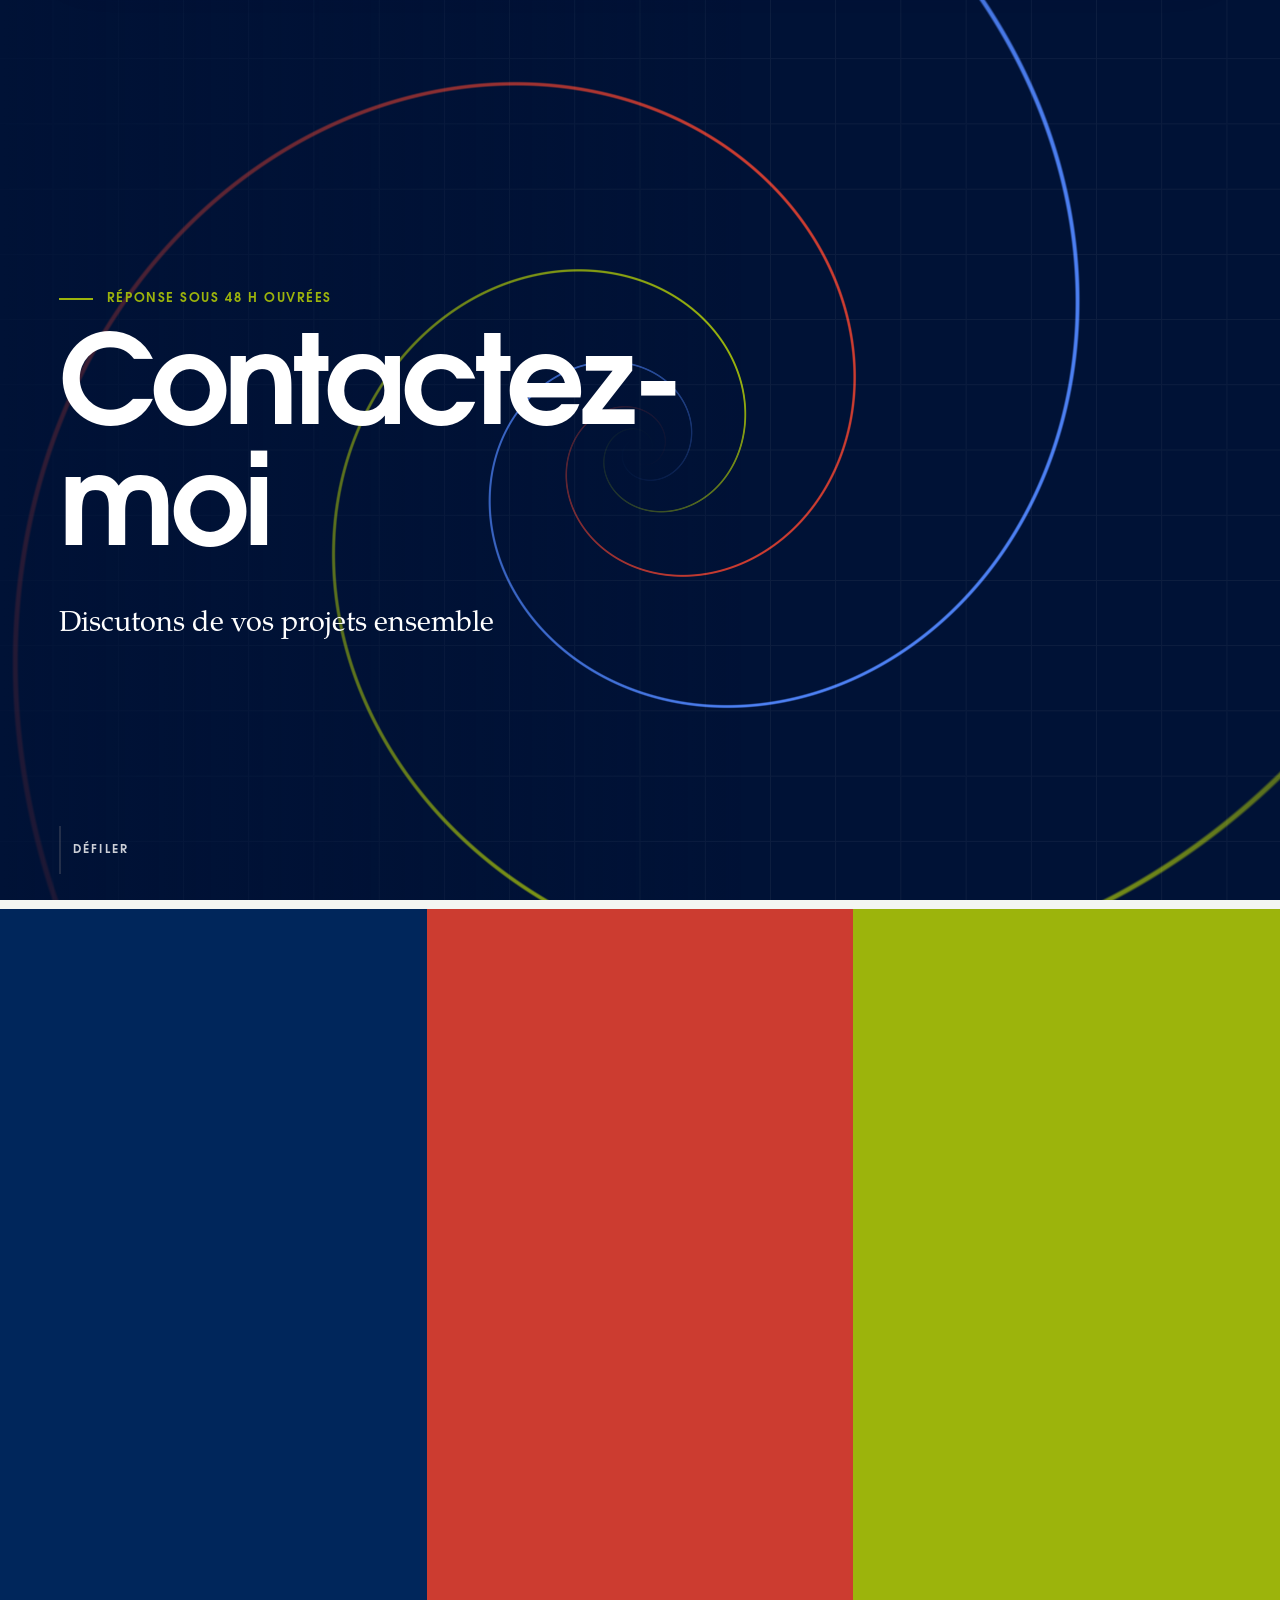
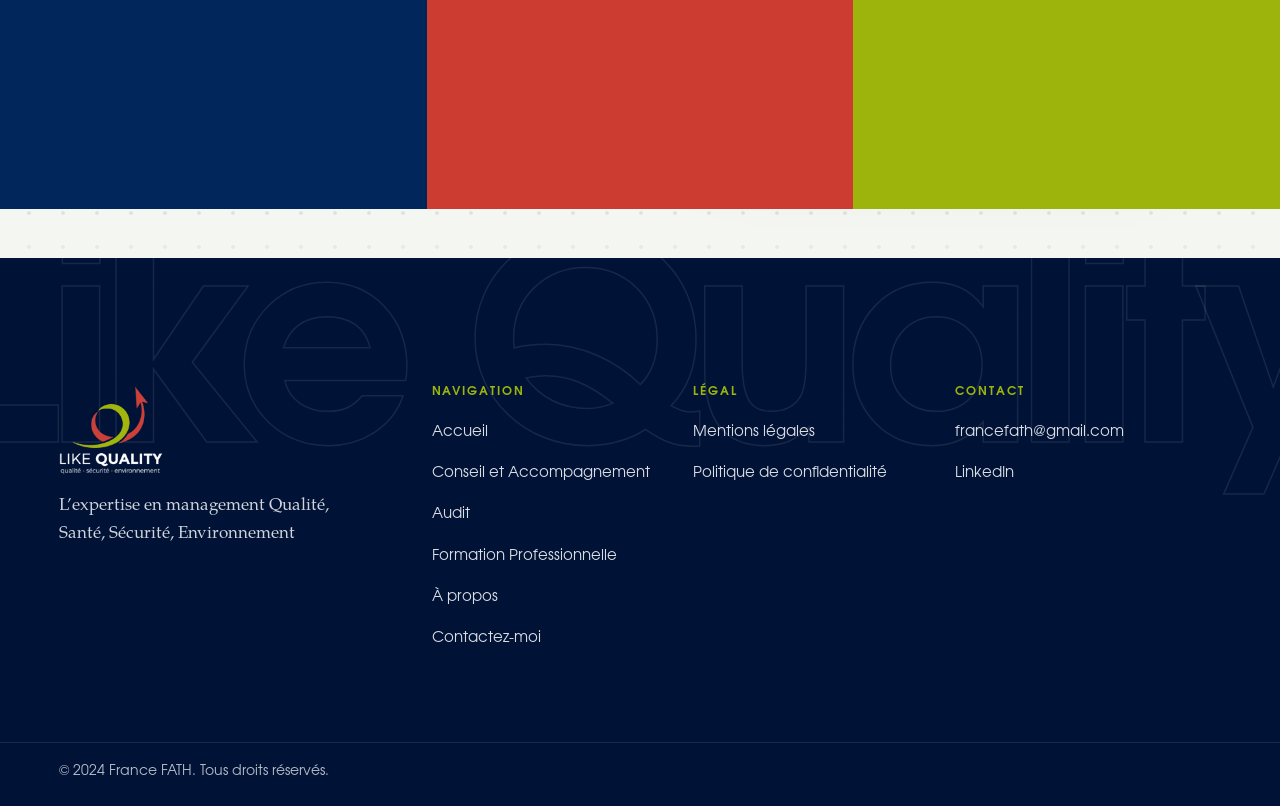
<file: contact.html>
<!doctype html>
<html lang="fr" class="no-js">
<head>
<meta charset="utf-8">
<meta name="viewport" content="width=device-width, initial-scale=1, viewport-fit=cover">

<title>Contact – France FATH | Like Quality</title>
<meta name="description" content="Contactez France FATH : formulaire de contact, adresse e-mail et profil LinkedIn. Discutons de vos projets de conseil, d'audit ou de formation QHSE.">
<meta name="theme-color" content="#001236">

<link rel="canonical" href="https://francefath.com/contact.html">
<meta property="og:type" content="website"><meta property="og:locale" content="fr_FR"><meta property="og:site_name" content="France FATH – Like Quality">
<meta property="og:title" content="Contact – France FATH | Like Quality"><meta property="og:description" content="Contactez France FATH : formulaire de contact, adresse e-mail et profil LinkedIn. Discutons de vos projets de conseil, d'audit ou de formation QHSE."><meta property="og:url" content="https://francefath.com/contact.html"><meta property="og:image" content="https://francefath.com/images/og-image.png">
<meta property="og:image:width" content="1200"><meta property="og:image:height" content="630"><meta property="og:image:alt" content="France FATH – Like Quality : conseil, audit et formation QHSE">
<meta name="twitter:card" content="summary_large_image"><meta name="twitter:title" content="Contact – France FATH | Like Quality"><meta name="twitter:description" content="Contactez France FATH : formulaire de contact, adresse e-mail et profil LinkedIn. Discutons de vos projets de conseil, d'audit ou de formation QHSE."><meta name="twitter:image" content="https://francefath.com/images/og-image.png">
<meta name="robots" content="index, follow, max-image-preview:large, max-snippet:-1, max-video-preview:-1">
<meta name="author" content="France FATH"><meta name="geo.region" content="FR-ARA"><meta name="geo.placename" content="Chaponost"><meta name="format-detection" content="telephone=no">
<link rel="alternate" hreflang="fr" href="https://francefath.com/contact.html"><link rel="alternate" hreflang="x-default" href="https://francefath.com/contact.html">
<link rel="icon" type="image/png" href="favicon-96x96.png" sizes="96x96"><link rel="icon" href="favicon.svg" type="image/svg+xml"><link rel="shortcut icon" href="favicon.ico"><link rel="manifest" href="site.webmanifest"><link rel="apple-touch-icon" href="apple-touch-icon.png">
<link rel="preload" href="fonts/texgyreadventor-bold.woff" as="font" type="font/woff" crossorigin>
<link rel="preload" href="fonts/texgyrepagella-regular.woff" as="font" type="font/woff" crossorigin>
<script>(function(d){d.className=d.className.replace('no-js','js');try{if(sessionStorage.getItem('lqT')){d.classList.add('is-arriving');sessionStorage.removeItem('lqT')}}catch(e){}})(document.documentElement)</script>
<link rel="stylesheet" href="css/site.css">
<script type="application/ld+json">{"@context":"https://schema.org","@graph":[{"@type":["ProfessionalService","LocalBusiness"],"@id":"https://francefath.com/#organization","name":"France FATH – Like Quality","alternateName":["Like Quality","France FATH"],"url":"https://francefath.com/","logo":{"@type":"ImageObject","url":"https://francefath.com/images/logo_like_quality.jpg"},"image":["https://francefath.com/images/og-image.png","https://francefath.com/images/og-image.png"],"email":"francefath@gmail.com","description":"Consultante, formatrice et accompagnatrice QHSE à Chaponost (Rhône) : conseil, audit et formation en Qualité, Santé, Sécurité et Environnement.","slogan":"L'expertise en management Qualité, Santé, Sécurité, Environnement","priceRange":"€€","address":{"@type":"PostalAddress","addressLocality":"Chaponost","postalCode":"69630","addressRegion":"Auvergne-Rhône-Alpes","addressCountry":"FR"},"areaServed":[{"@type":"AdministrativeArea","name":"Rhône"},{"@type":"AdministrativeArea","name":"Auvergne-Rhône-Alpes"},{"@type":"Country","name":"France"}],"founder":{"@id":"https://francefath.com/#person"},"employee":{"@id":"https://francefath.com/#person"},"sameAs":["https://www.linkedin.com/in/france-fath-42687960"],"contactPoint":{"@type":"ContactPoint","contactType":"customer service","email":"francefath@gmail.com","availableLanguage":"fr"},"knowsAbout":["Management de la qualité","Santé et sécurité au travail","Management environnemental","Responsabilité sociétale des entreprises (RSE)","Audit interne","ISO 9001","ISO 13485","ISO 14001","ISO 45001","ISO 26000","MASE","Qualiopi","DUERP","Formation professionnelle"],"hasOfferCatalog":{"@type":"OfferCatalog","name":"Prestations QHSE","itemListElement":[{"@type":"Offer","itemOffered":{"@id":"https://francefath.com/conseil-accompagnement.html#service"}},{"@type":"Offer","itemOffered":{"@id":"https://francefath.com/audit.html#service"}},{"@type":"Offer","itemOffered":{"@id":"https://francefath.com/formation-professionnelle.html#service"}}]}},{"@type":"Person","@id":"https://francefath.com/#person","name":"France Fath","jobTitle":"Consultante, formatrice et accompagnatrice QHSE","worksFor":{"@id":"https://francefath.com/#organization"},"url":"https://francefath.com/a-propos.html","image":"https://francefath.com/images/ppfrancefath.png","sameAs":["https://www.linkedin.com/in/france-fath-42687960"],"email":"francefath@gmail.com","address":{"@type":"PostalAddress","addressLocality":"Chaponost","addressCountry":"FR"},"knowsAbout":["Qualité","Santé et sécurité au travail","Environnement","RSE"]},{"@type":"WebSite","@id":"https://francefath.com/#website","url":"https://francefath.com/","name":"France FATH – Like Quality","inLanguage":"fr-FR","publisher":{"@id":"https://francefath.com/#organization"}},{"@type":"Service","@id":"https://francefath.com/conseil-accompagnement.html#service","name":"Conseil et Accompagnement","description":"Conseil et accompagnement QHSE sur mesure : diagnostic, recommandations, mise en œuvre et suivi des résultats pour dirigeants, PME et grandes organisations.","url":"https://francefath.com/conseil-accompagnement.html","provider":{"@id":"https://francefath.com/#organization"},"areaServed":{"@type":"Country","name":"France"},"serviceType":"Conseil et Accompagnement"},{"@type":"Service","@id":"https://francefath.com/audit.html#service","name":"Audit","description":"Audits organisationnels, de processus, de performance, de conformité et réglementaires : diagnostic objectif, rapport détaillé et recommandations concrètes.","url":"https://francefath.com/audit.html","provider":{"@id":"https://francefath.com/#organization"},"areaServed":{"@type":"Country","name":"France"},"serviceType":"Audit"},{"@type":"Service","@id":"https://francefath.com/formation-professionnelle.html#service","name":"Formation Professionnelle","description":"Formations professionnelles QHSE : Qualité, Santé-Sécurité, Environnement, ISO 9001, 14001, 45001, MASE, Qualiopi. En entreprise, à distance, hybride ou e-learning.","url":"https://francefath.com/formation-professionnelle.html","provider":{"@id":"https://francefath.com/#organization"},"areaServed":{"@type":"Country","name":"France"},"serviceType":"Formation Professionnelle"},{"@type":"ContactPage","@id":"https://francefath.com/contact.html#webpage","url":"https://francefath.com/contact.html","name":"Contact – France FATH | Like Quality","description":"Contactez France FATH : formulaire de contact, adresse e-mail et profil LinkedIn. Discutons de vos projets de conseil, d'audit ou de formation QHSE.","inLanguage":"fr-FR","isPartOf":{"@id":"https://francefath.com/#website"},"about":{"@id":"https://francefath.com/#organization"},"primaryImageOfPage":{"@type":"ImageObject","url":"https://francefath.com/images/og-image.png"},"breadcrumb":{"@id":"https://francefath.com/contact.html#breadcrumb"}},{"@type":"BreadcrumbList","@id":"https://francefath.com/contact.html#breadcrumb","itemListElement":[{"@type":"ListItem","position":1,"name":"Accueil","item":"https://francefath.com/"},{"@type":"ListItem","position":2,"name":"Contact","item":"https://francefath.com/contact.html"}]}]}</script>
</head>
<body data-page="contact">
<a class="skip" href="#main">Aller au contenu</a>
<div class="curtain" aria-hidden="true"><i></i><i></i><i></i></div>
<header class="hdr" id="hdr">
  <div class="hdr__in">
    <a class="brand" href="index.html" aria-label="France FATH – Like Quality, accueil"><img class="brand__d" src="images/logo-lq.png" alt="" width="640" height="549"><img class="brand__l" src="images/logo-lq-light.png" alt="" width="640" height="549"></a>
    <nav class="nav" aria-label="Navigation principale"><a href="index.html" data-nav="home"><span>Accueil</span></a><a href="conseil-accompagnement.html" data-nav="conseil"><span>Conseil et Accompagnement</span></a><a href="audit.html" data-nav="audit"><span>Audit</span></a><a href="formation-professionnelle.html" data-nav="formation"><span>Formation Professionnelle</span></a><a href="a-propos.html" data-nav="apropos"><span>À propos</span></a><a href="contact.html" data-nav="contact" aria-current="page" class="is-cur"><span>Contactez-moi</span></a></nav>
    <div class="hdr__r">
      <button class="sbtn" type="button" data-search-open aria-label="Rechercher dans le site" aria-haspopup="dialog"><svg viewBox="0 0 24 24" aria-hidden="true"><circle cx="10.5" cy="10.5" r="6.5" fill="none" stroke="currentColor" stroke-width="2"/><path d="m15.5 15.5 5 5" stroke="currentColor" stroke-width="2" stroke-linecap="round"/></svg><span class="sbtn__t">Rechercher</span><kbd>Ctrl K</kbd></button>
      <button class="burger" type="button" aria-label="Ouvrir le menu" aria-expanded="false" aria-controls="menu"><i></i><i></i><i></i></button>
    </div>
  </div>
  <i class="hdr__prog" aria-hidden="true"></i>
</header>
<div class="menu" id="menu" aria-hidden="true" inert>
  <div class="menu__in"><nav aria-label="Menu mobile"><a href="index.html"><span class="menu__n">01</span><span class="menu__l">Accueil</span></a><a href="conseil-accompagnement.html"><span class="menu__n">02</span><span class="menu__l">Conseil et Accompagnement</span></a><a href="audit.html"><span class="menu__n">03</span><span class="menu__l">Audit</span></a><a href="formation-professionnelle.html"><span class="menu__n">04</span><span class="menu__l">Formation Professionnelle</span></a><a href="a-propos.html"><span class="menu__n">05</span><span class="menu__l">À propos</span></a><a href="contact.html" aria-current="page"><span class="menu__n">06</span><span class="menu__l">Contactez-moi</span></a></nav>
  <div class="menu__f"><a href="mailto:francefath@gmail.com">francefath@gmail.com</a><a href="https://www.linkedin.com/in/france-fath-42687960" target="_blank" rel="noopener noreferrer">LinkedIn</a></div></div>
  <svg class="spiral spiral--menu" viewBox="0 0 400 400" aria-hidden="true" focusable="false"><path d="M206.0 200.0L206.2 200.7L206.4 201.4L206.6 202.2L206.7 203.1L206.8 204.1L206.7 205.1L206.5 206.2L206.2 207.4L205.7 208.5L205.1 209.7L204.2 210.8L203.2 211.9L202.0 212.8L200.6 213.7L199.1 214.5L197.4 215.0L195.6 215.4L193.6 215.6L191.5 215.5L189.4 215.2L187.3 214.6L185.1 213.7L183.0 212.6L181.0 211.1L179.1 209.3L177.3 207.3L175.7 204.9L174.4 202.4L173.3 199.6L172.6 196.5L172.2 193.3L172.1 190.0L172.5 186.6L173.2 183.2L174.4 179.7L176.0 176.3L178.1 173.1L180.6 170.0L183.5 167.1L186.8 164.5L190.5 162.2L194.5 160.3L198.8 158.8L203.4 157.9L208.1 157.4L213.0 157.4L218.0 158.1L223.1 159.3L228.0 161.1L232.9 163.5L237.5 166.5L241.9 170.1L245.9 174.3L249.5 178.9L252.7 184.1L255.3 189.7L257.3 195.7L258.6 202.0L259.3 208.5L259.2 215.2L258.4 222.0L256.8 228.8L254.4 235.5L251.2 242.0L247.2 248.2L242.5 254.0L237.0 259.4L230.9 264.3L224.2 268.5L216.9 272.0L209.1 274.7L201.0 276.5L192.5 277.5L183.9 277.5L175.1 276.6L166.4 274.7L157.8 271.7L149.4 267.8L141.4 262.9L133.9 257.1L127.0 250.3L120.7 242.7L115.2 234.4L110.7 225.3L107.1 215.7L104.5 205.6L103.1 195.1L102.8 184.4L103.7 173.5L105.8 162.7L109.1 152.0L113.7 141.6L119.4 131.6L126.4 122.2L134.4 113.5L143.4 105.7L153.4 98.7L164.2 92.9L175.7 88.2L187.9 84.7L200.5 82.6L213.4 81.9L226.5 82.6L239.6 84.7L252.5 88.4L265.2 93.4L277.3 99.9L288.7 107.8L299.4 117.1L309.1 127.5L317.7 139.1L325.1 151.7L331.1 165.2L335.6 179.4L338.6 194.2L340.0 209.4L339.7 224.8L337.6 240.3L333.9 255.6L328.4 270.6L321.3 285.1L312.5 298.8L302.2 311.6L290.4 323.4L277.3 333.8L262.9 342.9L247.5 350.4L231.2 356.3L214.1 360.4L196.6 362.6L178.7 362.9L160.8 361.2L142.9 357.5L125.4 351.8L108.5 344.2L92.3 334.7L77.1 323.4L63.2 310.3L50.6 295.7L39.6 279.6L30.3 262.3L22.9 243.9L17.5 224.6L14.2 204.7L13.2 184.3L14.3 163.8L17.7 143.3L23.4 123.1L31.3 103.6L41.4 84.8" fill="none" stroke="#00265B" stroke-width="7" stroke-linecap="round" pathLength="1"/><path d="M197.0 205.2L196.3 205.0L195.6 204.8L194.8 204.6L193.9 204.3L193.1 203.8L192.2 203.2L191.3 202.5L190.5 201.7L189.8 200.7L189.1 199.5L188.5 198.3L188.1 196.8L187.9 195.3L187.8 193.7L187.9 192.0L188.3 190.2L188.9 188.4L189.7 186.7L190.8 184.9L192.1 183.2L193.7 181.7L195.5 180.3L197.6 179.0L199.9 178.0L202.4 177.2L205.1 176.7L207.9 176.5L210.8 176.6L213.7 177.1L216.7 178.0L219.7 179.2L222.6 180.8L225.3 182.9L228.0 185.2L230.3 188.0L232.5 191.1L234.3 194.5L235.7 198.2L236.8 202.2L237.4 206.3L237.5 210.6L237.1 215.1L236.2 219.5L234.8 224.0L232.9 228.4L230.3 232.6L227.3 236.6L223.7 240.3L219.7 243.7L215.2 246.7L210.2 249.2L204.9 251.2L199.3 252.6L193.5 253.4L187.4 253.6L181.3 253.0L175.1 251.8L169.0 249.8L163.0 247.1L157.2 243.7L151.8 239.6L146.7 234.8L142.1 229.3L138.1 223.3L134.7 216.8L132.0 209.8L130.0 202.3L128.9 194.6L128.6 186.7L129.2 178.6L130.8 170.6L133.2 162.6L136.6 154.8L140.9 147.3L146.1 140.2L152.2 133.6L159.0 127.6L166.6 122.3L174.8 117.8L183.6 114.2L192.9 111.6L202.6 110.0L212.6 109.4L222.7 110.0L232.9 111.7L242.9 114.5L252.7 118.5L262.1 123.6L271.1 129.8L279.4 137.1L287.0 145.3L293.7 154.4L299.5 164.4L304.2 175.1L307.7 186.4L310.0 198.2L311.0 210.3L310.7 222.6L309.0 234.9L305.9 247.1L301.4 259.1L295.6 270.7L288.4 281.7L280.0 291.9L270.4 301.3L259.7 309.7L248.0 316.9L235.4 322.9L222.1 327.6L208.2 330.7L193.9 332.4L179.3 332.5L164.6 330.9L150.0 327.8L135.7 322.9L121.9 316.5L108.7 308.5L96.3 299.1L84.9 288.2L74.6 275.9L65.7 262.5L58.2 248.1L52.2 232.7L48.0 216.6L45.5 200.0L44.8 183.0L46.0 165.9L49.1 148.8L54.0 132.1L60.9 115.8L69.6 100.1L80.0 85.4L92.1 71.8L105.8 59.5L120.9 48.6L137.2 39.4L154.6 31.9L172.9 26.3L191.8 22.8L211.2 21.3L230.9 21.9L250.5 24.7L269.9 29.7L288.8 36.8L307.0 46.0L324.2 57.3L340.2 70.5L354.9 85.5L367.9 102.2L379.1 120.3" fill="none" stroke="#CC3C30" stroke-width="7" stroke-linecap="round" pathLength="1"/><path d="M197.0 194.8L197.5 194.3L198.0 193.7L198.6 193.2L199.3 192.6L200.2 192.1L201.1 191.6L202.1 191.2L203.3 190.9L204.5 190.8L205.8 190.8L207.2 191.0L208.7 191.3L210.1 191.8L211.6 192.6L213.0 193.6L214.3 194.7L215.6 196.1L216.7 197.7L217.7 199.6L218.4 201.5L219.0 203.7L219.3 206.0L219.4 208.4L219.1 210.9L218.5 213.5L217.6 216.0L216.4 218.5L214.8 221.0L212.9 223.3L210.7 225.5L208.2 227.4L205.3 229.1L202.2 230.5L198.8 231.6L195.2 232.3L191.5 232.6L187.6 232.4L183.7 231.8L179.7 230.8L175.8 229.2L172.0 227.2L168.4 224.6L165.0 221.6L161.8 218.2L159.0 214.3L156.6 210.0L154.7 205.3L153.2 200.4L152.3 195.2L152.0 189.8L152.2 184.3L153.2 178.7L154.7 173.1L157.0 167.6L159.9 162.3L163.4 157.3L167.6 152.5L172.4 148.2L177.7 144.4L183.6 141.1L189.9 138.4L196.5 136.4L203.5 135.2L210.8 134.7L218.1 135.0L225.6 136.2L233.0 138.2L240.2 141.1L247.2 144.8L253.9 149.4L260.1 154.8L265.8 160.9L270.9 167.7L275.2 175.2L278.8 183.3L281.5 191.8L283.2 200.7L284.0 209.9L283.8 219.3L282.5 228.7L280.1 238.1L276.7 247.3L272.2 256.2L266.6 264.7L260.1 272.6L252.6 279.9L244.2 286.4L235.1 292.0L225.3 296.7L214.8 300.2L203.9 302.7L192.6 303.9L181.1 303.9L169.5 302.7L157.9 300.1L146.6 296.2L135.6 291.0L125.1 284.6L115.3 276.9L106.2 268.1L98.1 258.3L91.0 247.4L85.1 235.8L80.4 223.3L77.0 210.3L75.1 196.9L74.7 183.1L75.8 169.2L78.5 155.4L82.7 141.8L88.4 128.5L95.6 115.8L104.3 103.9L114.3 92.9L125.7 82.9L138.1 74.1L151.7 66.6L166.1 60.6L181.2 56.2L196.9 53.5L213.0 52.4L229.3 53.1L245.6 55.7L261.6 60.0L277.3 66.2L292.3 74.1L306.5 83.6L319.8 94.9L331.8 107.6L342.5 121.7L351.7 137.0L359.2 153.4L364.9 170.7L368.8 188.7L370.7 207.2L370.5 225.9L368.3 244.7L364.0 263.3L357.6 281.5L349.2 299.1L338.8 315.8L326.6 331.4L312.5 345.7L296.9 358.5L279.8 369.7L261.5 378.9L242.0 386.2L221.7 391.4L200.8 394.3L179.5 394.9" fill="none" stroke="#9CB40C" stroke-width="7" stroke-linecap="round" pathLength="1"/></svg>
</div>
<div class="search" id="search" role="dialog" aria-modal="true" aria-label="Rechercher dans le site" aria-hidden="true" hidden>
  <div class="search__bd" data-search-close></div>
  <div class="search__box">
    <div class="search__top"><svg viewBox="0 0 24 24" aria-hidden="true"><circle cx="10.5" cy="10.5" r="6.5" fill="none" stroke="currentColor" stroke-width="2"/><path d="m15.5 15.5 5 5" stroke="currentColor" stroke-width="2" stroke-linecap="round"/></svg><input type="search" id="q" placeholder="Rechercher un mot-clé : audit, ISO 9001, RSE…" autocomplete="off" spellcheck="false" aria-label="Mot-clé" aria-controls="sres"><button type="button" class="search__x" data-search-close aria-label="Fermer la recherche"><svg viewBox="0 0 24 24" aria-hidden="true"><path d="m6 6 12 12M18 6 6 18" stroke="currentColor" stroke-width="2" stroke-linecap="round"/></svg></button></div>
    <div class="search__res" id="sres" role="listbox" aria-live="polite"></div>
    <div class="search__ft"><span><kbd>↑</kbd><kbd>↓</kbd> naviguer</span><span><kbd>↵</kbd> ouvrir</span><span><kbd>Échap</kbd> fermer</span></div>
  </div>
</div>
<main id="main">
<section class="hero hero--contact" id="top" data-theme="dark">
  <div class="hero__gl"><canvas data-scene="spiral-dark" aria-hidden="true"></canvas></div>
  <div class="hero__veil"></div>
  <div class="wrap hero__in">
    <p class="eyebrow" data-r>Réponse sous 48 h ouvrées</p>
    <h1 class="hero__t"><span class="hw" data-r="words">Contactez-moi</span></h1>
    <p class="hero__s" data-r>Discutons de vos projets ensemble</p>
    
  </div>
  <a class="cue" href="#s1" aria-label="Défiler vers le contenu"><span class="cue__l"></span><span class="cue__t">Défiler</span></a>
</section><section id="formulaire" class="sec sec--contact" data-theme="light" data-s1><span id="s1" class="anc"></span><div class="wrap cwrap">
    <div class="cinfo">
      <h2 class="ct" data-r="words">Contactez-moi</h2>
      <p data-r>Vous pouvez me contacter via le formulaire ci-contre, ou à mon adresse mail :</p>
      <a class="mailbig" href="mailto:francefath@gmail.com" data-r data-magnet><span class="mailbig__i"><svg viewBox="0 0 24 24" aria-hidden="true"><rect x="3" y="5" width="18" height="14" rx="2.5" fill="none" stroke="currentColor" stroke-width="2"/><path d="m4 7 8 6 8-6" fill="none" stroke="currentColor" stroke-width="2" stroke-linejoin="round"/></svg></span><span>francefath@gmail.com</span></a>
      <h2 class="ct ct--2" data-r="words">Suivez-moi</h2>
      <a class="inbtn" href="https://www.linkedin.com/in/france-fath-42687960" target="_blank" rel="noopener noreferrer" data-r data-magnet><span class="inbtn__i"><svg viewBox="0 0 24 24" aria-hidden="true"><path fill="currentColor" d="M4.98 3.5a2.5 2.5 0 1 1 0 5 2.5 2.5 0 0 1 0-5ZM3 9.75h4V21H3V9.75Zm6.5 0h3.8v1.6h.06c.53-1 1.82-2.05 3.75-2.05 4 0 4.74 2.6 4.74 6V21h-4v-5c0-1.2-.02-2.73-1.7-2.73-1.7 0-1.96 1.3-1.96 2.65V21h-4V9.75Z"/></svg></span><span>LinkedIn</span><span class="inbtn__x"><svg viewBox="0 0 24 24" aria-hidden="true"><path d="M8 16 17 7M9 7h8v8" fill="none" stroke="currentColor" stroke-width="2" stroke-linecap="round" stroke-linejoin="round"/></svg></span></a>
      <h2 class="ct ct--3" data-r="words">Mes domaines d’expertise</h2>
      <ul class="pills pills--sm"><li data-r style="--i:0">Conseil et Accompagnement</li><li data-r style="--i:1">Audit</li><li data-r style="--i:2">Formation Professionnelle</li><li data-r style="--i:3">Qualité, Sécurité, Environnement</li><li data-r style="--i:4">Management et Leadership</li></ul>
    </div>
    <form class="cform" action="https://formspree.io/f/mvznqllr" method="POST" data-form novalidate data-r>
      <div class="fld"><input id="f-ent" name="entreprise" type="text" placeholder=" " autocomplete="organization" required><label for="f-ent">Entreprise</label><i></i></div>
      <div class="fld"><input id="f-nom" name="nom" type="text" placeholder=" " autocomplete="name" required><label for="f-nom">Nom du contact</label><i></i></div>
      <div class="fld"><input id="f-mail" name="email" type="email" placeholder=" " autocomplete="email" required><label for="f-mail">Adresse e-mail</label><i></i></div>
      <div class="fld fld--ta"><textarea id="f-msg" name="message" rows="6" placeholder=" " required></textarea><label for="f-msg">Message</label><i></i></div>
      <input type="text" name="_gotcha" class="hp" tabindex="-1" autocomplete="off" aria-hidden="true">
      <button type="submit" class="btn btn--coral btn--xl" data-magnet><span class="btn__bg"></span><span class="btn__t">C’est parti</span><span class="btn__i"><svg viewBox="0 0 24 24" aria-hidden="true"><path d="M4 12h15M13 5.5 19.5 12 13 18.5" fill="none" stroke="currentColor" stroke-width="2" stroke-linecap="round" stroke-linejoin="round"/></svg></span></button>
      <p class="fmsg" role="status" aria-live="polite"></p>
    </form></div></section>
</main>
<footer class="ftr" data-theme="dark">
  <div class="ftr__big" aria-hidden="true">Like Quality</div>
  <div class="wrap ftr__g">
    <div class="ftr__c1"><a class="ftr__logo" href="index.html" aria-label="France FATH – Like Quality, accueil"><img src="images/logo-lq-light.png" alt="France FATH – Like Quality" width="640" height="549" loading="lazy"></a><p>L’expertise en management Qualité, Santé, Sécurité, Environnement</p></div>
    <nav class="ftr__c" aria-label="Navigation"><h2>Navigation</h2><ul><li><a href="index.html">Accueil</a></li><li><a href="conseil-accompagnement.html">Conseil et Accompagnement</a></li><li><a href="audit.html">Audit</a></li><li><a href="formation-professionnelle.html">Formation Professionnelle</a></li><li><a href="a-propos.html">À propos</a></li><li><a href="contact.html">Contactez-moi</a></li></ul></nav>
    <nav class="ftr__c" aria-label="Légal"><h2>Légal</h2><ul><li><a href="mentions-legales.html">Mentions légales</a></li><li><a href="politique-confidentialite.html">Politique de confidentialité</a></li></ul></nav>
    <div class="ftr__c"><h2>Contact</h2><ul><li><a href="mailto:francefath@gmail.com">francefath@gmail.com</a></li><li><a href="https://www.linkedin.com/in/france-fath-42687960" target="_blank" rel="noopener noreferrer">LinkedIn</a></li></ul></div>
  </div>
  <div class="wrap ftr__b"><p>© 2024 France FATH. Tous droits réservés.</p></div>
</footer>
<button class="totop" type="button" aria-label="Retour en haut de la page"><svg class="totop__r" viewBox="0 0 48 48" aria-hidden="true"><circle cx="24" cy="24" r="21.5" pathLength="1"/></svg><svg viewBox="0 0 24 24" aria-hidden="true"><path d="M12 19V5M5.5 11.5 12 5l6.5 6.5" fill="none" stroke="currentColor" stroke-width="2" stroke-linecap="round" stroke-linejoin="round"/></svg></button>
<div class="cur" aria-hidden="true"><i class="cur__d"></i><i class="cur__r"></i></div>

<script src="js/site.js" defer></script>
</body>
</html>
</file>
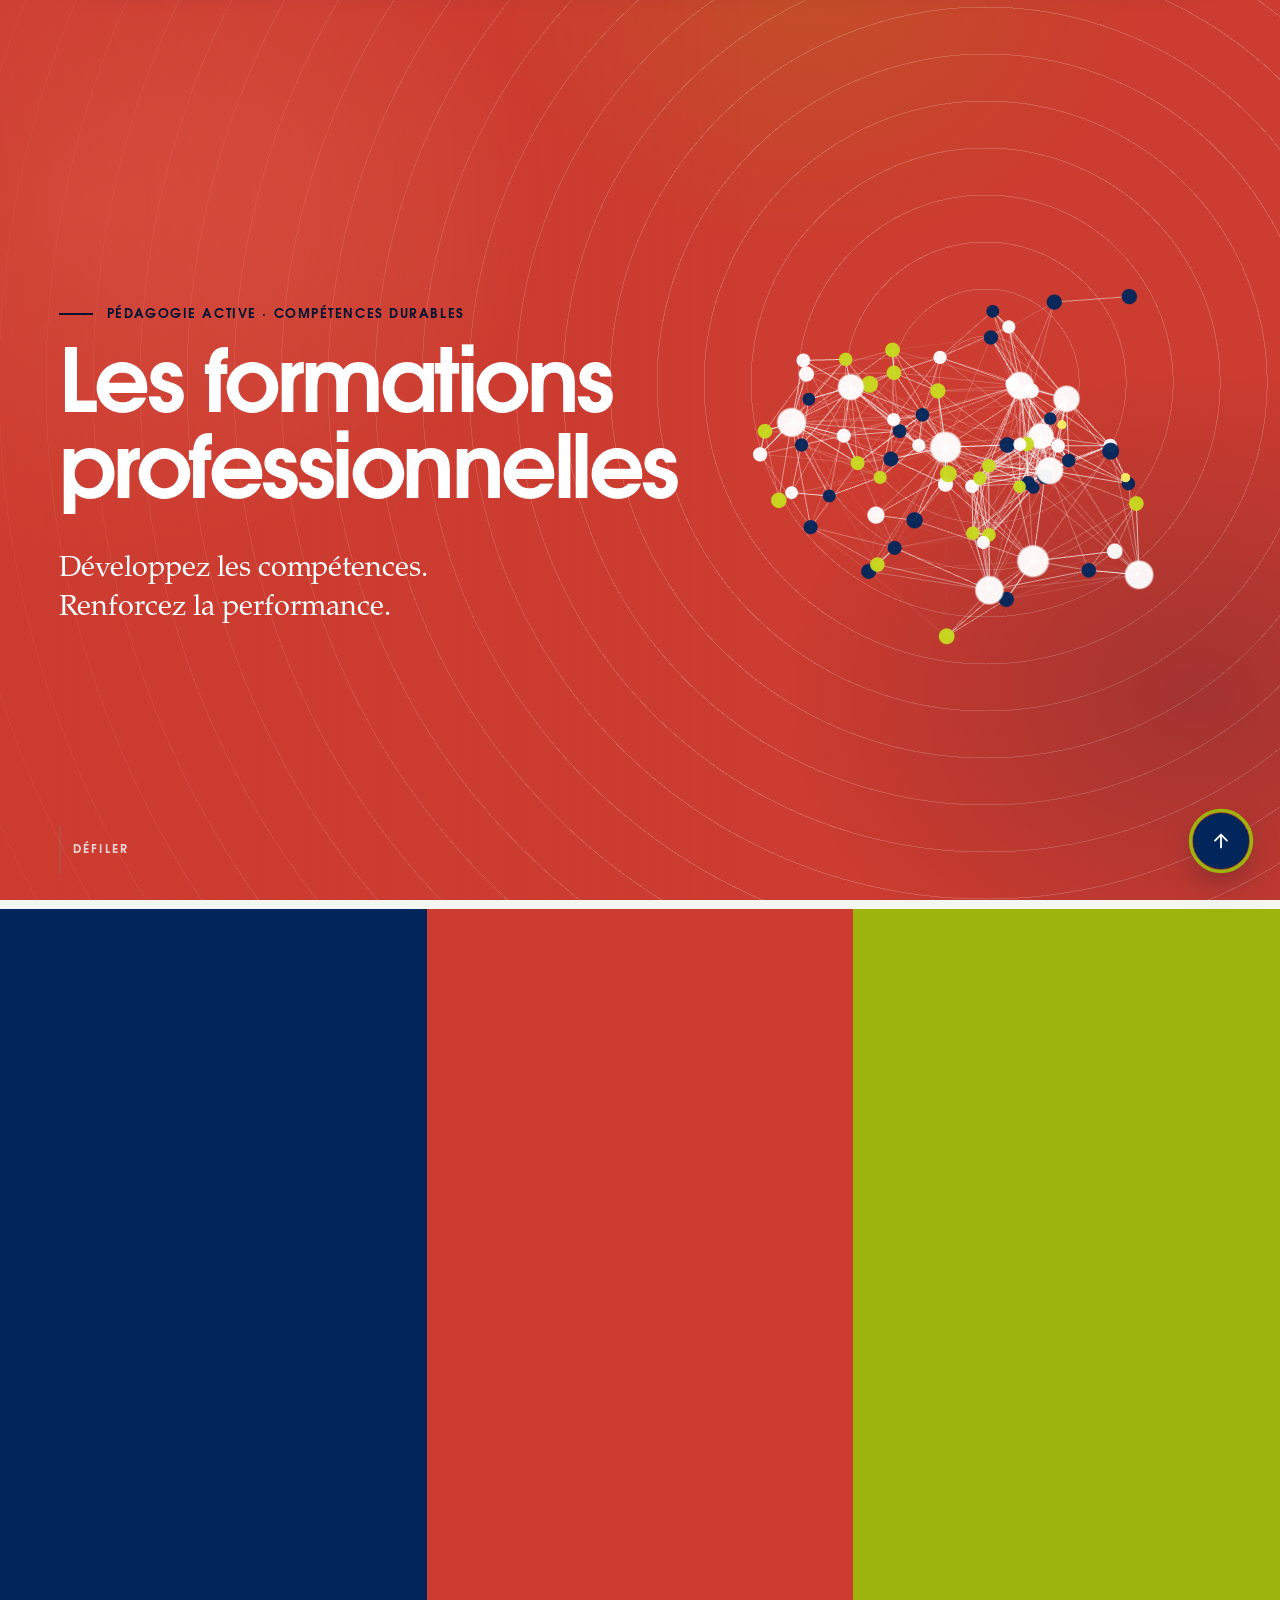
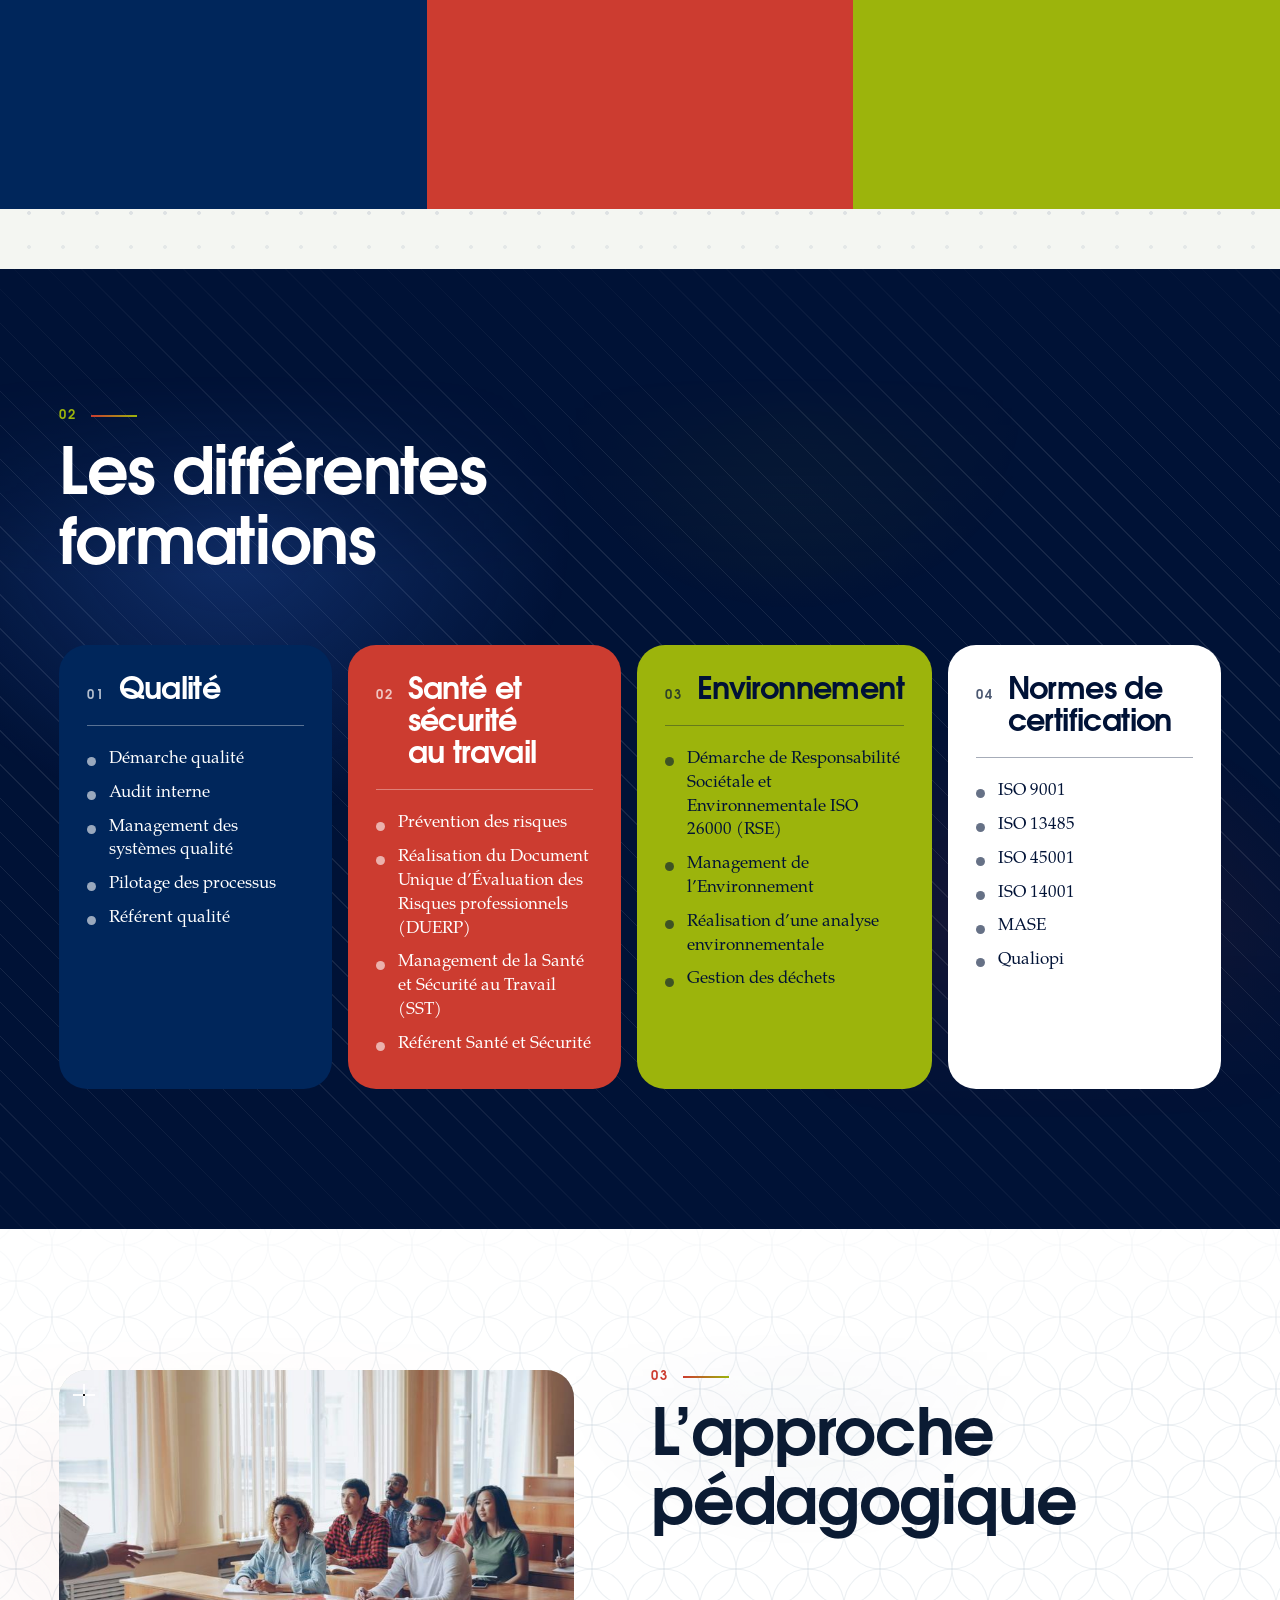
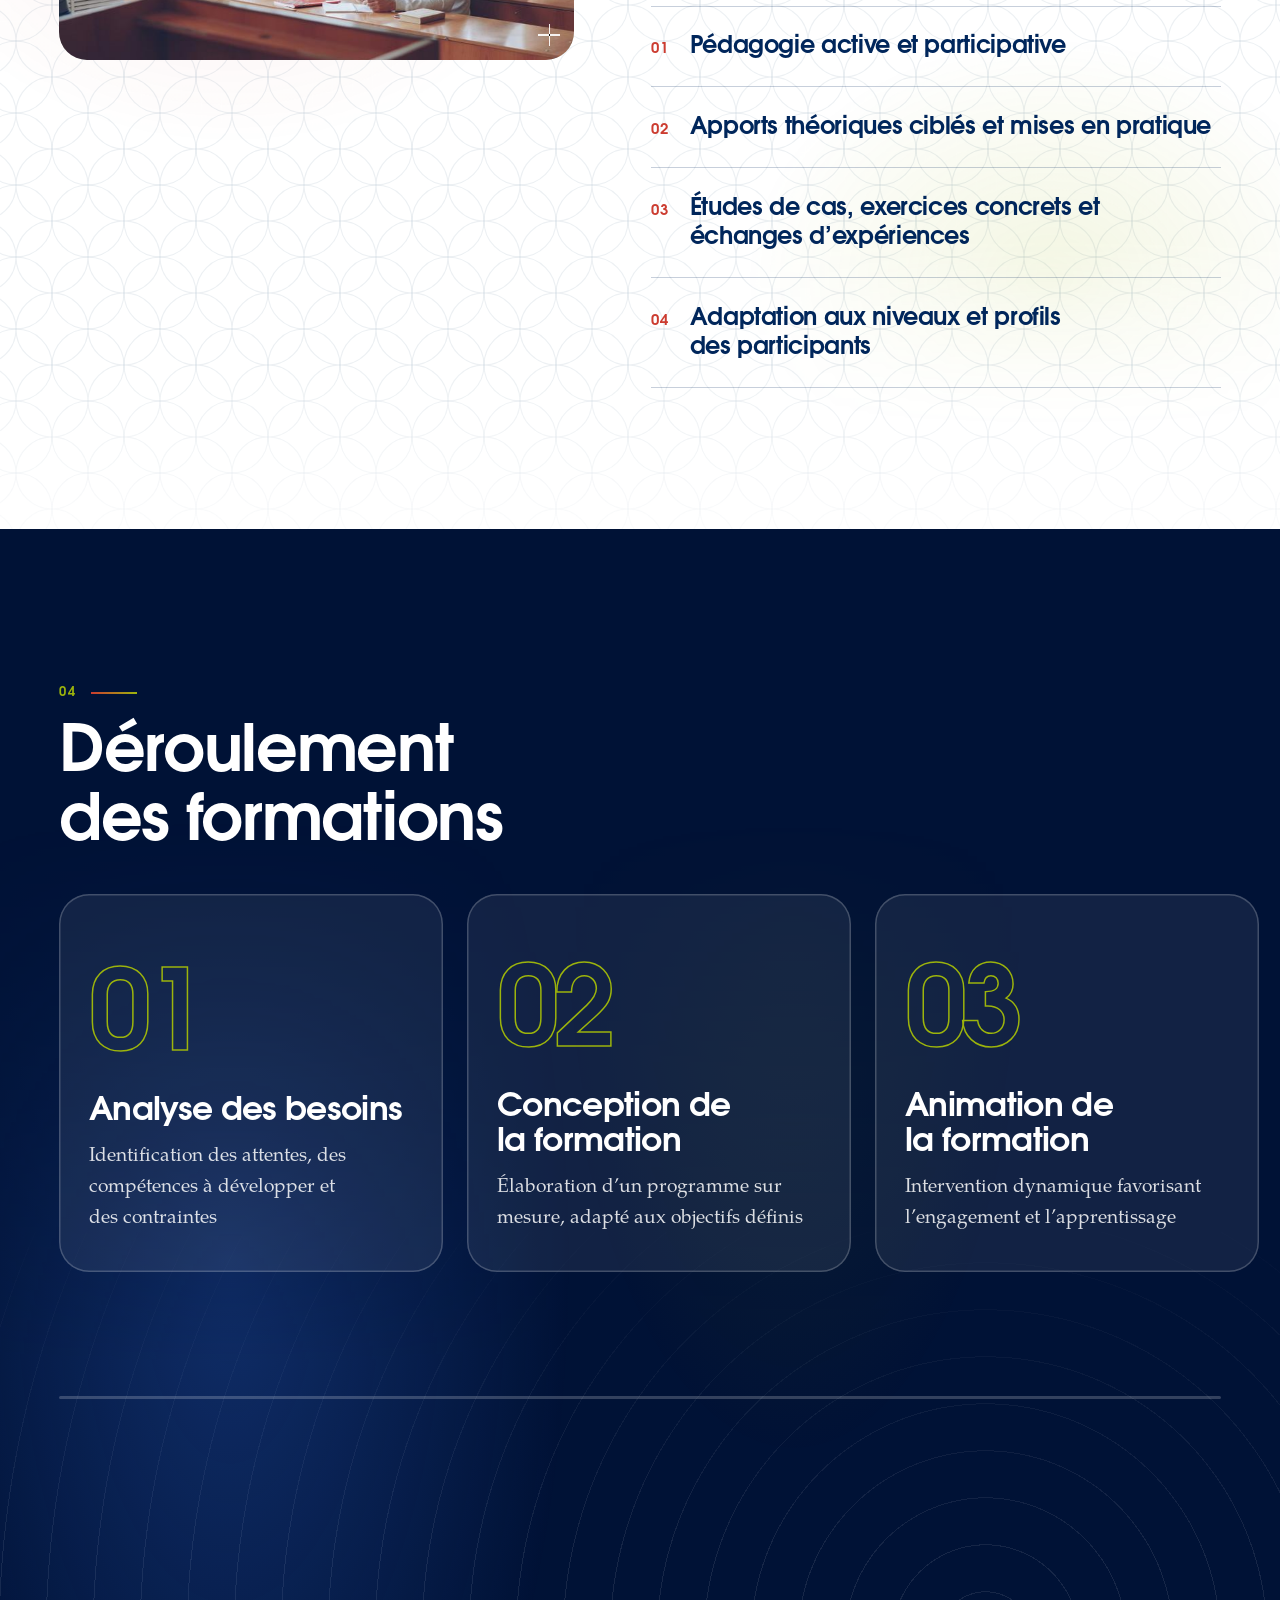
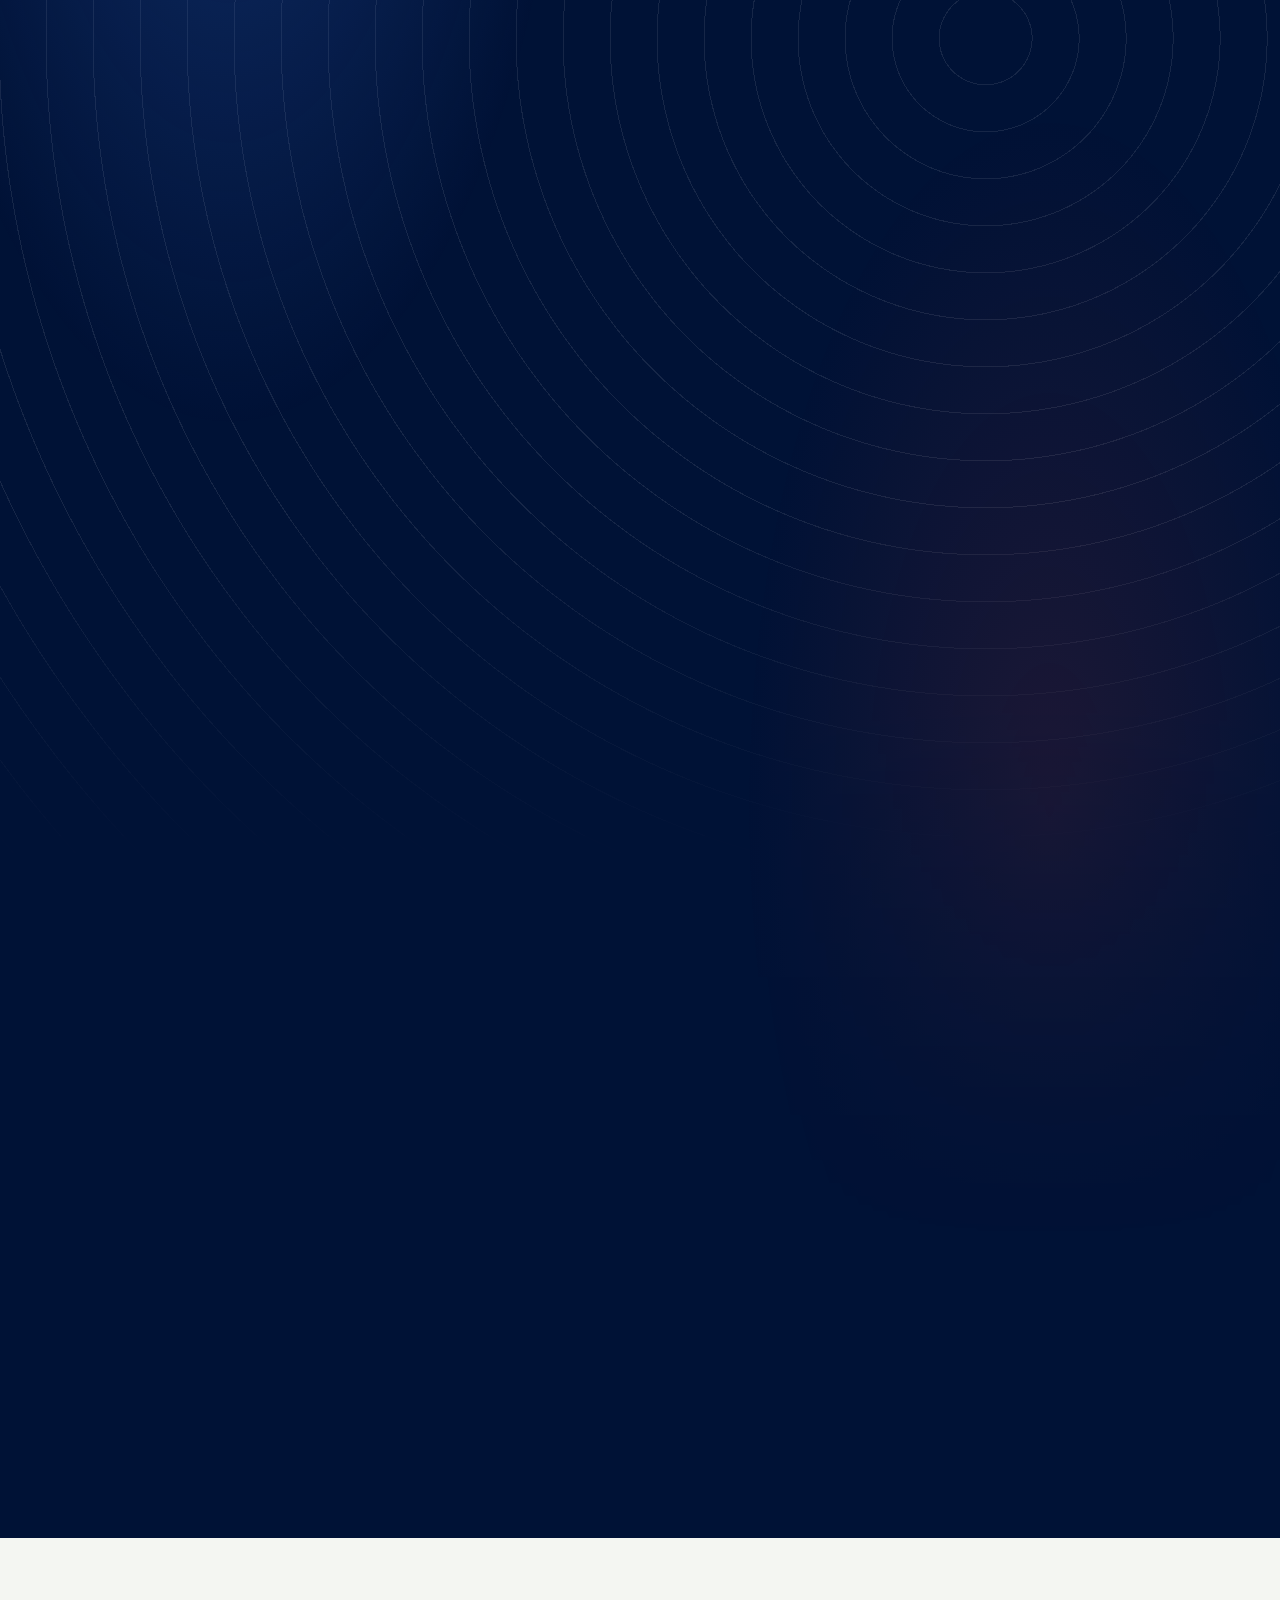
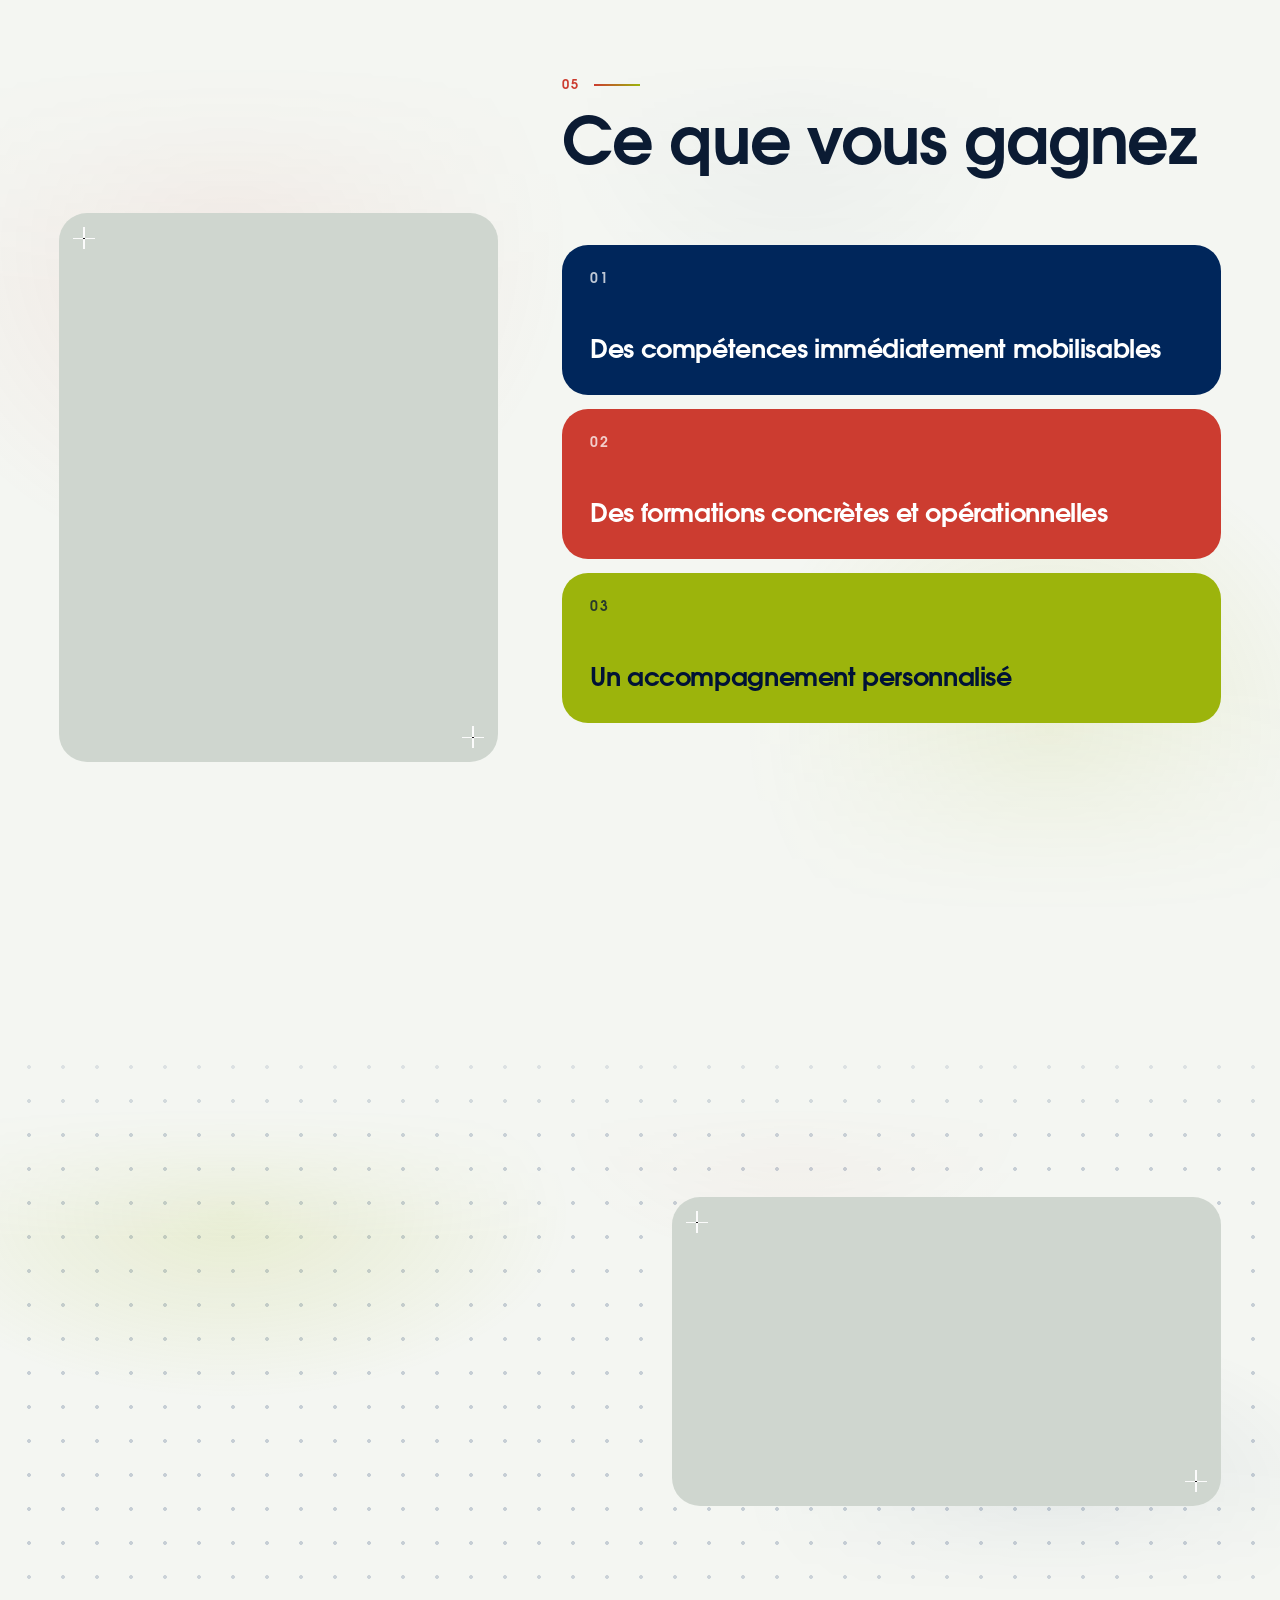
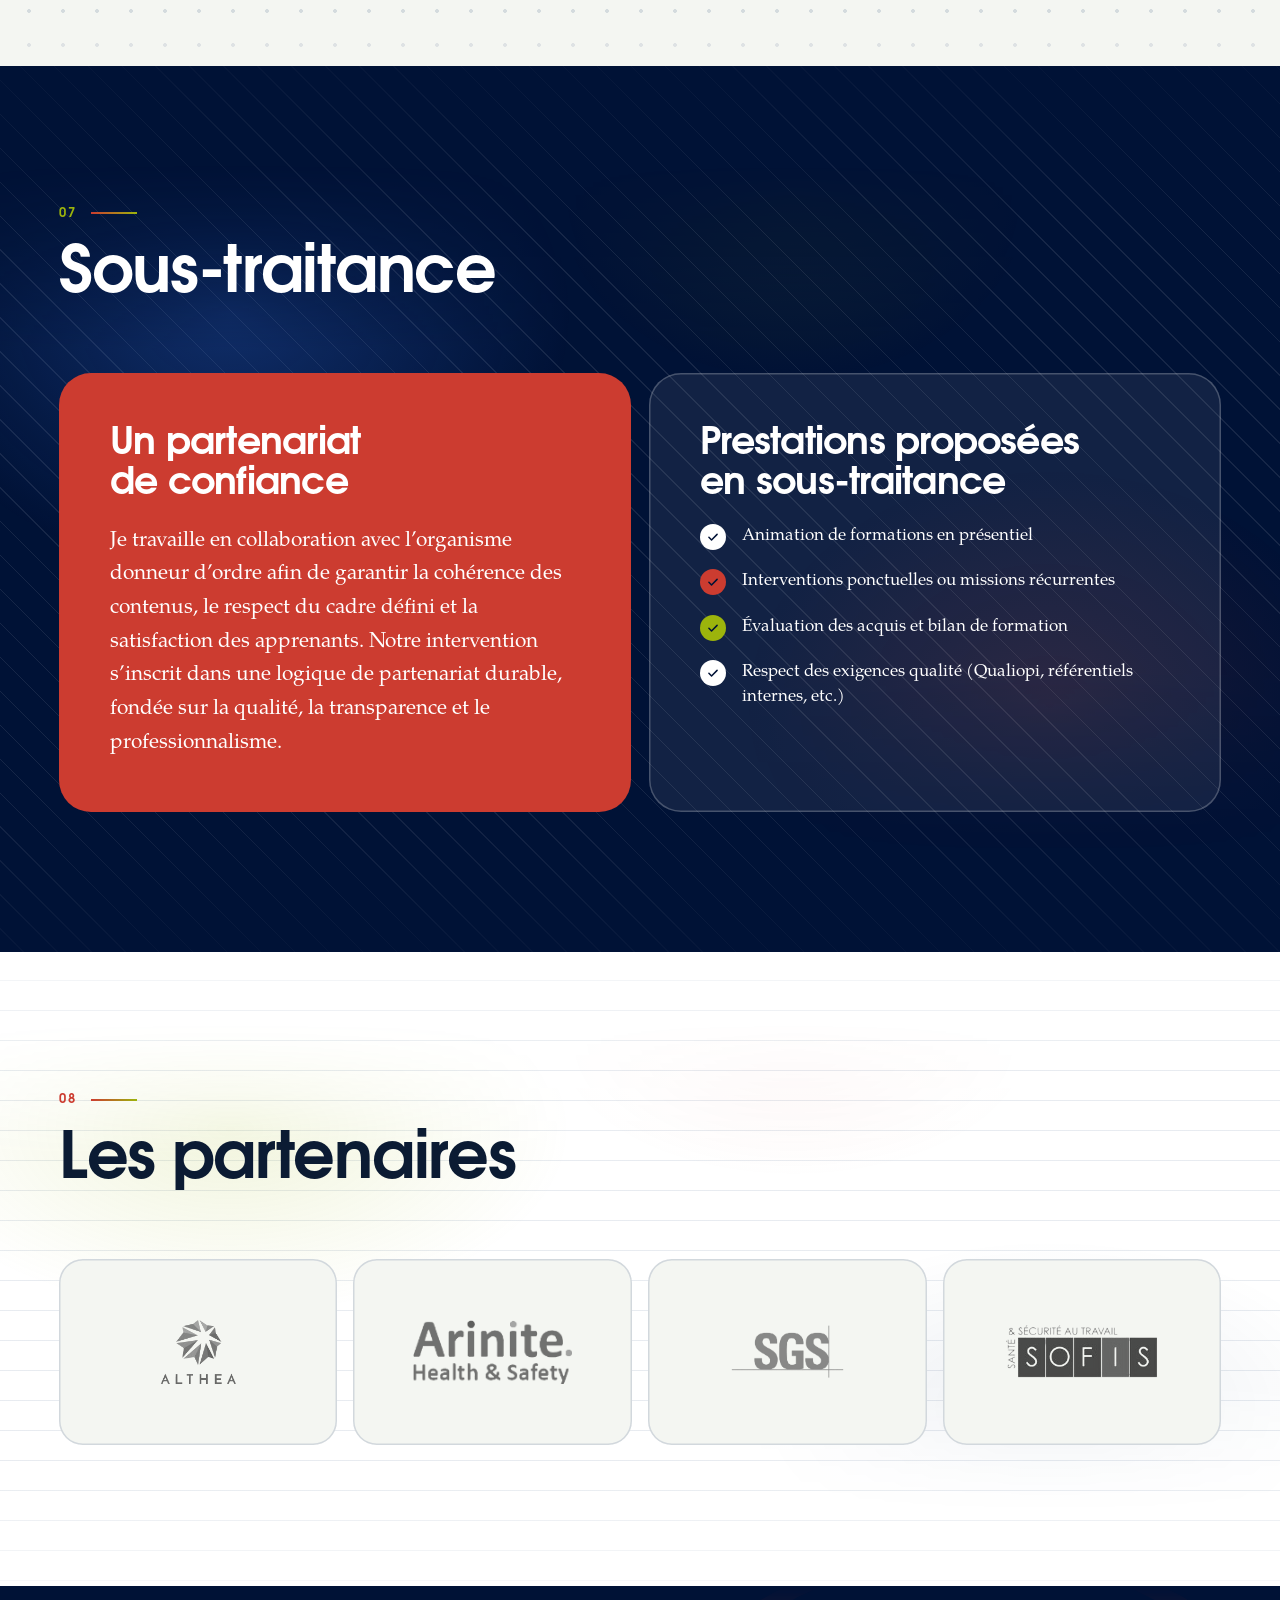
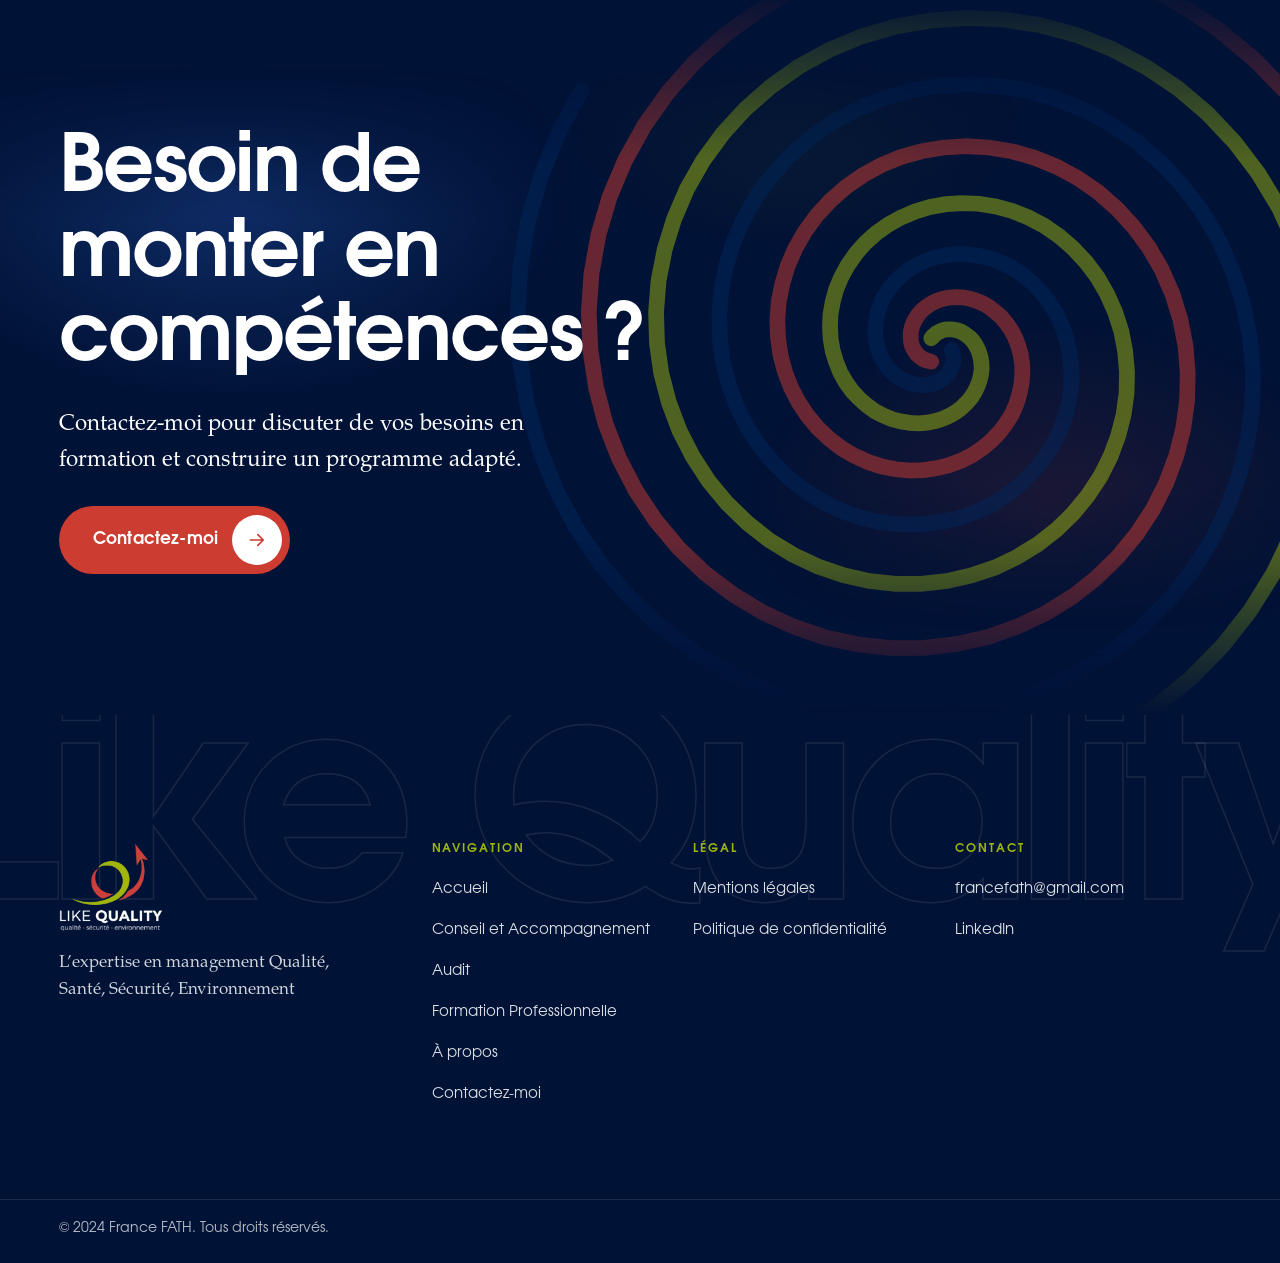
<file: formation-professionnelle.html>
<!doctype html>
<html lang="fr" class="no-js">
<head>
<meta charset="utf-8">
<meta name="viewport" content="width=device-width, initial-scale=1, viewport-fit=cover">

<title>Formation Professionnelle – France FATH | Like Quality</title>
<meta name="description" content="Formations professionnelles QHSE : Qualité, Santé-Sécurité, Environnement, ISO 9001, 14001, 45001, MASE, Qualiopi. En entreprise, à distance, hybride ou e-learning.">
<meta name="theme-color" content="#001236">

<link rel="canonical" href="https://francefath.com/formation-professionnelle.html">
<meta property="og:type" content="website"><meta property="og:locale" content="fr_FR"><meta property="og:site_name" content="France FATH – Like Quality">
<meta property="og:title" content="Formation Professionnelle – France FATH | Like Quality"><meta property="og:description" content="Formations professionnelles QHSE : Qualité, Santé-Sécurité, Environnement, ISO 9001, 14001, 45001, MASE, Qualiopi. En entreprise, à distance, hybride ou e-learning."><meta property="og:url" content="https://francefath.com/formation-professionnelle.html"><meta property="og:image" content="https://francefath.com/images/og-image.png">
<meta property="og:image:width" content="1200"><meta property="og:image:height" content="630"><meta property="og:image:alt" content="France FATH – Like Quality : conseil, audit et formation QHSE">
<meta name="twitter:card" content="summary_large_image"><meta name="twitter:title" content="Formation Professionnelle – France FATH | Like Quality"><meta name="twitter:description" content="Formations professionnelles QHSE : Qualité, Santé-Sécurité, Environnement, ISO 9001, 14001, 45001, MASE, Qualiopi. En entreprise, à distance, hybride ou e-learning."><meta name="twitter:image" content="https://francefath.com/images/og-image.png">
<meta name="robots" content="index, follow, max-image-preview:large, max-snippet:-1, max-video-preview:-1">
<meta name="author" content="France FATH"><meta name="geo.region" content="FR-ARA"><meta name="geo.placename" content="Chaponost"><meta name="format-detection" content="telephone=no">
<link rel="alternate" hreflang="fr" href="https://francefath.com/formation-professionnelle.html"><link rel="alternate" hreflang="x-default" href="https://francefath.com/formation-professionnelle.html">
<link rel="icon" type="image/png" href="favicon-96x96.png" sizes="96x96"><link rel="icon" href="favicon.svg" type="image/svg+xml"><link rel="shortcut icon" href="favicon.ico"><link rel="manifest" href="site.webmanifest"><link rel="apple-touch-icon" href="apple-touch-icon.png">
<link rel="preload" href="fonts/texgyreadventor-bold.woff" as="font" type="font/woff" crossorigin>
<link rel="preload" href="fonts/texgyrepagella-regular.woff" as="font" type="font/woff" crossorigin>
<script>(function(d){d.className=d.className.replace('no-js','js');try{if(sessionStorage.getItem('lqT')){d.classList.add('is-arriving');sessionStorage.removeItem('lqT')}}catch(e){}})(document.documentElement)</script>
<link rel="stylesheet" href="css/site.css">
<script type="application/ld+json">{"@context":"https://schema.org","@graph":[{"@type":["ProfessionalService","LocalBusiness"],"@id":"https://francefath.com/#organization","name":"France FATH – Like Quality","alternateName":["Like Quality","France FATH"],"url":"https://francefath.com/","logo":{"@type":"ImageObject","url":"https://francefath.com/images/logo_like_quality.jpg"},"image":["https://francefath.com/images/og-image.png","https://francefath.com/images/og-image.png"],"email":"francefath@gmail.com","description":"Consultante, formatrice et accompagnatrice QHSE à Chaponost (Rhône) : conseil, audit et formation en Qualité, Santé, Sécurité et Environnement.","slogan":"L'expertise en management Qualité, Santé, Sécurité, Environnement","priceRange":"€€","address":{"@type":"PostalAddress","addressLocality":"Chaponost","postalCode":"69630","addressRegion":"Auvergne-Rhône-Alpes","addressCountry":"FR"},"areaServed":[{"@type":"AdministrativeArea","name":"Rhône"},{"@type":"AdministrativeArea","name":"Auvergne-Rhône-Alpes"},{"@type":"Country","name":"France"}],"founder":{"@id":"https://francefath.com/#person"},"employee":{"@id":"https://francefath.com/#person"},"sameAs":["https://www.linkedin.com/in/france-fath-42687960"],"contactPoint":{"@type":"ContactPoint","contactType":"customer service","email":"francefath@gmail.com","availableLanguage":"fr"},"knowsAbout":["Management de la qualité","Santé et sécurité au travail","Management environnemental","Responsabilité sociétale des entreprises (RSE)","Audit interne","ISO 9001","ISO 13485","ISO 14001","ISO 45001","ISO 26000","MASE","Qualiopi","DUERP","Formation professionnelle"],"hasOfferCatalog":{"@type":"OfferCatalog","name":"Prestations QHSE","itemListElement":[{"@type":"Offer","itemOffered":{"@id":"https://francefath.com/conseil-accompagnement.html#service"}},{"@type":"Offer","itemOffered":{"@id":"https://francefath.com/audit.html#service"}},{"@type":"Offer","itemOffered":{"@id":"https://francefath.com/formation-professionnelle.html#service"}}]}},{"@type":"Person","@id":"https://francefath.com/#person","name":"France Fath","jobTitle":"Consultante, formatrice et accompagnatrice QHSE","worksFor":{"@id":"https://francefath.com/#organization"},"url":"https://francefath.com/a-propos.html","image":"https://francefath.com/images/ppfrancefath.png","sameAs":["https://www.linkedin.com/in/france-fath-42687960"],"email":"francefath@gmail.com","address":{"@type":"PostalAddress","addressLocality":"Chaponost","addressCountry":"FR"},"knowsAbout":["Qualité","Santé et sécurité au travail","Environnement","RSE"]},{"@type":"WebSite","@id":"https://francefath.com/#website","url":"https://francefath.com/","name":"France FATH – Like Quality","inLanguage":"fr-FR","publisher":{"@id":"https://francefath.com/#organization"}},{"@type":"Service","@id":"https://francefath.com/conseil-accompagnement.html#service","name":"Conseil et Accompagnement","description":"Conseil et accompagnement QHSE sur mesure : diagnostic, recommandations, mise en œuvre et suivi des résultats pour dirigeants, PME et grandes organisations.","url":"https://francefath.com/conseil-accompagnement.html","provider":{"@id":"https://francefath.com/#organization"},"areaServed":{"@type":"Country","name":"France"},"serviceType":"Conseil et Accompagnement"},{"@type":"Service","@id":"https://francefath.com/audit.html#service","name":"Audit","description":"Audits organisationnels, de processus, de performance, de conformité et réglementaires : diagnostic objectif, rapport détaillé et recommandations concrètes.","url":"https://francefath.com/audit.html","provider":{"@id":"https://francefath.com/#organization"},"areaServed":{"@type":"Country","name":"France"},"serviceType":"Audit"},{"@type":"Service","@id":"https://francefath.com/formation-professionnelle.html#service","name":"Formation Professionnelle","description":"Formations professionnelles QHSE : Qualité, Santé-Sécurité, Environnement, ISO 9001, 14001, 45001, MASE, Qualiopi. En entreprise, à distance, hybride ou e-learning.","url":"https://francefath.com/formation-professionnelle.html","provider":{"@id":"https://francefath.com/#organization"},"areaServed":{"@type":"Country","name":"France"},"serviceType":"Formation Professionnelle"},{"@type":"WebPage","@id":"https://francefath.com/formation-professionnelle.html#webpage","url":"https://francefath.com/formation-professionnelle.html","name":"Formation Professionnelle – France FATH | Like Quality","description":"Formations professionnelles QHSE : Qualité, Santé-Sécurité, Environnement, ISO 9001, 14001, 45001, MASE, Qualiopi. En entreprise, à distance, hybride ou e-learning.","inLanguage":"fr-FR","isPartOf":{"@id":"https://francefath.com/#website"},"about":{"@id":"https://francefath.com/#organization"},"primaryImageOfPage":{"@type":"ImageObject","url":"https://francefath.com/images/og-image.png"},"breadcrumb":{"@id":"https://francefath.com/formation-professionnelle.html#breadcrumb"}},{"@type":"BreadcrumbList","@id":"https://francefath.com/formation-professionnelle.html#breadcrumb","itemListElement":[{"@type":"ListItem","position":1,"name":"Accueil","item":"https://francefath.com/"},{"@type":"ListItem","position":2,"name":"Formation Professionnelle","item":"https://francefath.com/formation-professionnelle.html"}]}]}</script>
</head>
<body data-page="formation">
<a class="skip" href="#main">Aller au contenu</a>
<div class="curtain" aria-hidden="true"><i></i><i></i><i></i></div>
<header class="hdr" id="hdr">
  <div class="hdr__in">
    <a class="brand" href="index.html" aria-label="France FATH – Like Quality, accueil"><img class="brand__d" src="images/logo-lq.png" alt="" width="640" height="549"><img class="brand__l" src="images/logo-lq-light.png" alt="" width="640" height="549"></a>
    <nav class="nav" aria-label="Navigation principale"><a href="index.html" data-nav="home"><span>Accueil</span></a><a href="conseil-accompagnement.html" data-nav="conseil"><span>Conseil et Accompagnement</span></a><a href="audit.html" data-nav="audit"><span>Audit</span></a><a href="formation-professionnelle.html" data-nav="formation" aria-current="page" class="is-cur"><span>Formation Professionnelle</span></a><a href="a-propos.html" data-nav="apropos"><span>À propos</span></a><a href="contact.html" data-nav="contact"><span>Contactez-moi</span></a></nav>
    <div class="hdr__r">
      <button class="sbtn" type="button" data-search-open aria-label="Rechercher dans le site" aria-haspopup="dialog"><svg viewBox="0 0 24 24" aria-hidden="true"><circle cx="10.5" cy="10.5" r="6.5" fill="none" stroke="currentColor" stroke-width="2"/><path d="m15.5 15.5 5 5" stroke="currentColor" stroke-width="2" stroke-linecap="round"/></svg><span class="sbtn__t">Rechercher</span><kbd>Ctrl K</kbd></button>
      <button class="burger" type="button" aria-label="Ouvrir le menu" aria-expanded="false" aria-controls="menu"><i></i><i></i><i></i></button>
    </div>
  </div>
  <i class="hdr__prog" aria-hidden="true"></i>
</header>
<div class="menu" id="menu" aria-hidden="true" inert>
  <div class="menu__in"><nav aria-label="Menu mobile"><a href="index.html"><span class="menu__n">01</span><span class="menu__l">Accueil</span></a><a href="conseil-accompagnement.html"><span class="menu__n">02</span><span class="menu__l">Conseil et Accompagnement</span></a><a href="audit.html"><span class="menu__n">03</span><span class="menu__l">Audit</span></a><a href="formation-professionnelle.html" aria-current="page"><span class="menu__n">04</span><span class="menu__l">Formation Professionnelle</span></a><a href="a-propos.html"><span class="menu__n">05</span><span class="menu__l">À propos</span></a><a href="contact.html"><span class="menu__n">06</span><span class="menu__l">Contactez-moi</span></a></nav>
  <div class="menu__f"><a href="mailto:francefath@gmail.com">francefath@gmail.com</a><a href="https://www.linkedin.com/in/france-fath-42687960" target="_blank" rel="noopener noreferrer">LinkedIn</a></div></div>
  <svg class="spiral spiral--menu" viewBox="0 0 400 400" aria-hidden="true" focusable="false"><path d="M206.0 200.0L206.2 200.7L206.4 201.4L206.6 202.2L206.7 203.1L206.8 204.1L206.7 205.1L206.5 206.2L206.2 207.4L205.7 208.5L205.1 209.7L204.2 210.8L203.2 211.9L202.0 212.8L200.6 213.7L199.1 214.5L197.4 215.0L195.6 215.4L193.6 215.6L191.5 215.5L189.4 215.2L187.3 214.6L185.1 213.7L183.0 212.6L181.0 211.1L179.1 209.3L177.3 207.3L175.7 204.9L174.4 202.4L173.3 199.6L172.6 196.5L172.2 193.3L172.1 190.0L172.5 186.6L173.2 183.2L174.4 179.7L176.0 176.3L178.1 173.1L180.6 170.0L183.5 167.1L186.8 164.5L190.5 162.2L194.5 160.3L198.8 158.8L203.4 157.9L208.1 157.4L213.0 157.4L218.0 158.1L223.1 159.3L228.0 161.1L232.9 163.5L237.5 166.5L241.9 170.1L245.9 174.3L249.5 178.9L252.7 184.1L255.3 189.7L257.3 195.7L258.6 202.0L259.3 208.5L259.2 215.2L258.4 222.0L256.8 228.8L254.4 235.5L251.2 242.0L247.2 248.2L242.5 254.0L237.0 259.4L230.9 264.3L224.2 268.5L216.9 272.0L209.1 274.7L201.0 276.5L192.5 277.5L183.9 277.5L175.1 276.6L166.4 274.7L157.8 271.7L149.4 267.8L141.4 262.9L133.9 257.1L127.0 250.3L120.7 242.7L115.2 234.4L110.7 225.3L107.1 215.7L104.5 205.6L103.1 195.1L102.8 184.4L103.7 173.5L105.8 162.7L109.1 152.0L113.7 141.6L119.4 131.6L126.4 122.2L134.4 113.5L143.4 105.7L153.4 98.7L164.2 92.9L175.7 88.2L187.9 84.7L200.5 82.6L213.4 81.9L226.5 82.6L239.6 84.7L252.5 88.4L265.2 93.4L277.3 99.9L288.7 107.8L299.4 117.1L309.1 127.5L317.7 139.1L325.1 151.7L331.1 165.2L335.6 179.4L338.6 194.2L340.0 209.4L339.7 224.8L337.6 240.3L333.9 255.6L328.4 270.6L321.3 285.1L312.5 298.8L302.2 311.6L290.4 323.4L277.3 333.8L262.9 342.9L247.5 350.4L231.2 356.3L214.1 360.4L196.6 362.6L178.7 362.9L160.8 361.2L142.9 357.5L125.4 351.8L108.5 344.2L92.3 334.7L77.1 323.4L63.2 310.3L50.6 295.7L39.6 279.6L30.3 262.3L22.9 243.9L17.5 224.6L14.2 204.7L13.2 184.3L14.3 163.8L17.7 143.3L23.4 123.1L31.3 103.6L41.4 84.8" fill="none" stroke="#00265B" stroke-width="7" stroke-linecap="round" pathLength="1"/><path d="M197.0 205.2L196.3 205.0L195.6 204.8L194.8 204.6L193.9 204.3L193.1 203.8L192.2 203.2L191.3 202.5L190.5 201.7L189.8 200.7L189.1 199.5L188.5 198.3L188.1 196.8L187.9 195.3L187.8 193.7L187.9 192.0L188.3 190.2L188.9 188.4L189.7 186.7L190.8 184.9L192.1 183.2L193.7 181.7L195.5 180.3L197.6 179.0L199.9 178.0L202.4 177.2L205.1 176.7L207.9 176.5L210.8 176.6L213.7 177.1L216.7 178.0L219.7 179.2L222.6 180.8L225.3 182.9L228.0 185.2L230.3 188.0L232.5 191.1L234.3 194.5L235.7 198.2L236.8 202.2L237.4 206.3L237.5 210.6L237.1 215.1L236.2 219.5L234.8 224.0L232.9 228.4L230.3 232.6L227.3 236.6L223.7 240.3L219.7 243.7L215.2 246.7L210.2 249.2L204.9 251.2L199.3 252.6L193.5 253.4L187.4 253.6L181.3 253.0L175.1 251.8L169.0 249.8L163.0 247.1L157.2 243.7L151.8 239.6L146.7 234.8L142.1 229.3L138.1 223.3L134.7 216.8L132.0 209.8L130.0 202.3L128.9 194.6L128.6 186.7L129.2 178.6L130.8 170.6L133.2 162.6L136.6 154.8L140.9 147.3L146.1 140.2L152.2 133.6L159.0 127.6L166.6 122.3L174.8 117.8L183.6 114.2L192.9 111.6L202.6 110.0L212.6 109.4L222.7 110.0L232.9 111.7L242.9 114.5L252.7 118.5L262.1 123.6L271.1 129.8L279.4 137.1L287.0 145.3L293.7 154.4L299.5 164.4L304.2 175.1L307.7 186.4L310.0 198.2L311.0 210.3L310.7 222.6L309.0 234.9L305.9 247.1L301.4 259.1L295.6 270.7L288.4 281.7L280.0 291.9L270.4 301.3L259.7 309.7L248.0 316.9L235.4 322.9L222.1 327.6L208.2 330.7L193.9 332.4L179.3 332.5L164.6 330.9L150.0 327.8L135.7 322.9L121.9 316.5L108.7 308.5L96.3 299.1L84.9 288.2L74.6 275.9L65.7 262.5L58.2 248.1L52.2 232.7L48.0 216.6L45.5 200.0L44.8 183.0L46.0 165.9L49.1 148.8L54.0 132.1L60.9 115.8L69.6 100.1L80.0 85.4L92.1 71.8L105.8 59.5L120.9 48.6L137.2 39.4L154.6 31.9L172.9 26.3L191.8 22.8L211.2 21.3L230.9 21.9L250.5 24.7L269.9 29.7L288.8 36.8L307.0 46.0L324.2 57.3L340.2 70.5L354.9 85.5L367.9 102.2L379.1 120.3" fill="none" stroke="#CC3C30" stroke-width="7" stroke-linecap="round" pathLength="1"/><path d="M197.0 194.8L197.5 194.3L198.0 193.7L198.6 193.2L199.3 192.6L200.2 192.1L201.1 191.6L202.1 191.2L203.3 190.9L204.5 190.8L205.8 190.8L207.2 191.0L208.7 191.3L210.1 191.8L211.6 192.6L213.0 193.6L214.3 194.7L215.6 196.1L216.7 197.7L217.7 199.6L218.4 201.5L219.0 203.7L219.3 206.0L219.4 208.4L219.1 210.9L218.5 213.5L217.6 216.0L216.4 218.5L214.8 221.0L212.9 223.3L210.7 225.5L208.2 227.4L205.3 229.1L202.2 230.5L198.8 231.6L195.2 232.3L191.5 232.6L187.6 232.4L183.7 231.8L179.7 230.8L175.8 229.2L172.0 227.2L168.4 224.6L165.0 221.6L161.8 218.2L159.0 214.3L156.6 210.0L154.7 205.3L153.2 200.4L152.3 195.2L152.0 189.8L152.2 184.3L153.2 178.7L154.7 173.1L157.0 167.6L159.9 162.3L163.4 157.3L167.6 152.5L172.4 148.2L177.7 144.4L183.6 141.1L189.9 138.4L196.5 136.4L203.5 135.2L210.8 134.7L218.1 135.0L225.6 136.2L233.0 138.2L240.2 141.1L247.2 144.8L253.9 149.4L260.1 154.8L265.8 160.9L270.9 167.7L275.2 175.2L278.8 183.3L281.5 191.8L283.2 200.7L284.0 209.9L283.8 219.3L282.5 228.7L280.1 238.1L276.7 247.3L272.2 256.2L266.6 264.7L260.1 272.6L252.6 279.9L244.2 286.4L235.1 292.0L225.3 296.7L214.8 300.2L203.9 302.7L192.6 303.9L181.1 303.9L169.5 302.7L157.9 300.1L146.6 296.2L135.6 291.0L125.1 284.6L115.3 276.9L106.2 268.1L98.1 258.3L91.0 247.4L85.1 235.8L80.4 223.3L77.0 210.3L75.1 196.9L74.7 183.1L75.8 169.2L78.5 155.4L82.7 141.8L88.4 128.5L95.6 115.8L104.3 103.9L114.3 92.9L125.7 82.9L138.1 74.1L151.7 66.6L166.1 60.6L181.2 56.2L196.9 53.5L213.0 52.4L229.3 53.1L245.6 55.7L261.6 60.0L277.3 66.2L292.3 74.1L306.5 83.6L319.8 94.9L331.8 107.6L342.5 121.7L351.7 137.0L359.2 153.4L364.9 170.7L368.8 188.7L370.7 207.2L370.5 225.9L368.3 244.7L364.0 263.3L357.6 281.5L349.2 299.1L338.8 315.8L326.6 331.4L312.5 345.7L296.9 358.5L279.8 369.7L261.5 378.9L242.0 386.2L221.7 391.4L200.8 394.3L179.5 394.9" fill="none" stroke="#9CB40C" stroke-width="7" stroke-linecap="round" pathLength="1"/></svg>
</div>
<div class="search" id="search" role="dialog" aria-modal="true" aria-label="Rechercher dans le site" aria-hidden="true" hidden>
  <div class="search__bd" data-search-close></div>
  <div class="search__box">
    <div class="search__top"><svg viewBox="0 0 24 24" aria-hidden="true"><circle cx="10.5" cy="10.5" r="6.5" fill="none" stroke="currentColor" stroke-width="2"/><path d="m15.5 15.5 5 5" stroke="currentColor" stroke-width="2" stroke-linecap="round"/></svg><input type="search" id="q" placeholder="Rechercher un mot-clé : audit, ISO 9001, RSE…" autocomplete="off" spellcheck="false" aria-label="Mot-clé" aria-controls="sres"><button type="button" class="search__x" data-search-close aria-label="Fermer la recherche"><svg viewBox="0 0 24 24" aria-hidden="true"><path d="m6 6 12 12M18 6 6 18" stroke="currentColor" stroke-width="2" stroke-linecap="round"/></svg></button></div>
    <div class="search__res" id="sres" role="listbox" aria-live="polite"></div>
    <div class="search__ft"><span><kbd>↑</kbd><kbd>↓</kbd> naviguer</span><span><kbd>↵</kbd> ouvrir</span><span><kbd>Échap</kbd> fermer</span></div>
  </div>
</div>
<main id="main">
<section class="hero hero--formation" id="top" data-theme="hero-coral">
  <div class="hero__gl"><canvas data-scene="network" aria-hidden="true"></canvas></div>
  <div class="hero__veil"></div>
  <div class="wrap hero__in">
    <p class="eyebrow" data-r>Pédagogie active · Compétences durables</p>
    <h1 class="hero__t"><span class="hw" data-r="words">Les formations professionnelles</span></h1>
    <p class="hero__s" data-r>Développez les compétences. Renforcez la performance.</p>
    
  </div>
  <a class="cue" href="#s1" aria-label="Défiler vers le contenu"><span class="cue__l"></span><span class="cue__t">Défiler</span></a>
</section><section id="types" class="sec sec--ftypes" data-theme="light" data-s1><span id="s1" class="anc"></span><div class="wrap split"><div class="split__a"><header class="sh"><span class="sh__n" data-r>01<i></i></span><h2 class="sh__t" data-r="words">Les différents types de formations</h2></header><ul class="chips"><li data-r style="--i:0"><i></i>Formation dans vos locaux</li><li data-r style="--i:1"><i></i>Formation à distance</li><li data-r style="--i:2"><i></i>Formation hybride</li><li data-r style="--i:3"><i></i>Formation e-learning</li><li data-r style="--i:4"><i></i>Formation sur-mesure</li></ul></div><div class="split__b"><figure class="media " data-r="mask" style="--ar:1920/1280"><div class="media__in" data-parallax-img="0.14"><img class="" src="images/sm/elearning.jpg" srcset="images/sm/elearning.jpg 900w, images/elearning.jpg 1920w" sizes="(min-width: 1024px) 42vw, 92vw" width="1920" height="1280" alt="Une personne utilise une tablette devant un ordinateur portable" loading="lazy" decoding="async"></div><i class="reg reg--tl" aria-hidden="true"></i><i class="reg reg--br" aria-hidden="true"></i></figure></div></div></section><section id="formations" class="sec sec--fcat mm-dark" data-theme="dark"><div class="wrap"><header class="sh"><span class="sh__n" data-r>02<i></i></span><h2 class="sh__t" data-r="words">Les différentes formations</h2></header><div class="cats"><article class="cat k-q" data-r style="--i:0"><header><span class="cat__k">01</span><h3>Qualité</h3></header><ul><li>Démarche qualité</li><li>Audit interne</li><li>Management des systèmes qualité</li><li>Pilotage des processus</li><li>Référent qualité</li></ul></article><article class="cat k-s" data-r style="--i:1"><header><span class="cat__k">02</span><h3>Santé et sécurité au travail</h3></header><ul><li>Prévention des risques</li><li>Réalisation du Document Unique d’Évaluation des Risques professionnels (DUERP)</li><li>Management de la Santé et Sécurité au Travail (SST)</li><li>Référent Santé et Sécurité</li></ul></article><article class="cat k-e" data-r style="--i:2"><header><span class="cat__k">03</span><h3>Environnement</h3></header><ul><li>Démarche de Responsabilité Sociétale et Environnementale ISO 26000 (RSE)</li><li>Management de l’Environnement</li><li>Réalisation d’une analyse environnementale</li><li>Gestion des déchets</li></ul></article><article class="cat k-n" data-r style="--i:3"><header><span class="cat__k">04</span><h3>Normes de certification</h3></header><ul><li>ISO 9001</li><li>ISO 13485</li><li>ISO 45001</li><li>ISO 14001</li><li>MASE</li><li>Qualiopi</li></ul></article></div></div></section><section id="pedagogie" class="sec sec--ped" data-theme="light"><div class="wrap split split--rev"><div class="split__a"><header class="sh"><span class="sh__n" data-r>03<i></i></span><h2 class="sh__t" data-r="words">L’approche pédagogique</h2></header><ol class="big big--sm"><li data-r style="--i:0"><span>01</span><p>Pédagogie active et participative</p></li><li data-r style="--i:1"><span>02</span><p>Apports théoriques ciblés et mises en pratique</p></li><li data-r style="--i:2"><span>03</span><p>Études de cas, exercices concrets et échanges d’expériences</p></li><li data-r style="--i:3"><span>04</span><p>Adaptation aux niveaux et profils des participants</p></li></ol></div><div class="split__b"><figure class="media " data-r="mask" style="--ar:1920/1080"><div class="media__in" data-parallax-img="0.14"><img class="" src="images/sm/pedagogie.jpg" srcset="images/sm/pedagogie.jpg 900w, images/pedagogie.jpg 1920w" sizes="(min-width: 1024px) 44vw, 92vw" width="1920" height="1080" alt="Un formateur face à des stagiaires attentifs dans une salle de cours" loading="lazy" decoding="async"></div><i class="reg reg--tl" aria-hidden="true"></i><i class="reg reg--br" aria-hidden="true"></i></figure></div></div></section><section id="deroulement" class="sec sec--flow" data-theme="dark" data-hs><div class="hs__pin"><div class="wrap flow__h"><header class="sh"><span class="sh__n" data-r>04<i></i></span><h2 class="sh__t" data-r="words">Déroulement des formations</h2></header></div><div class="hs__track"><article class="fstep" style="--i:0"><span class="fstep__n">01</span><h3>Analyse des besoins</h3><p>Identification des attentes, des compétences à développer et des contraintes</p></article><article class="fstep" style="--i:1"><span class="fstep__n">02</span><h3>Conception de la formation</h3><p>Élaboration d’un programme sur mesure, adapté aux objectifs définis</p></article><article class="fstep" style="--i:2"><span class="fstep__n">03</span><h3>Animation de la formation</h3><p>Intervention dynamique favorisant l’engagement et l’apprentissage</p></article><article class="fstep" style="--i:3"><span class="fstep__n">04</span><h3>Évaluation et suivi</h3><p>Évaluation des acquis et accompagnement post-formation si nécessaire</p></article><div class="fstep fstep--img"><figure class="media " data-r="mask" style="--ar:1920/1280"><div class="media__in" data-parallax-img="0.1"><img class="" src="images/sm/evaluation.jpg" srcset="images/sm/evaluation.jpg 900w, images/evaluation.jpg 1920w" sizes="(min-width: 1024px) 40vw, 92vw" width="1920" height="1280" alt="Une main annote des documents sur un bureau" loading="lazy" decoding="async"></div><i class="reg reg--tl" aria-hidden="true"></i><i class="reg reg--br" aria-hidden="true"></i></figure></div></div><div class="hs__bar"><i></i></div></div></section><section id="benefices" class="sec sec--fgain" data-theme="light"><div class="wrap fgain"><div class="fgain__m"><figure class="media " data-r="mask" style="--ar:1536/1920"><div class="media__in" data-parallax-img="0.15"><img class="" src="images/sm/competences.jpg" srcset="images/sm/competences.jpg 720w, images/competences.jpg 1536w" sizes="(min-width: 1024px) 36vw, 80vw" width="1536" height="1920" alt="Une main tend une ampoule vers le ciel" loading="lazy" decoding="async"></div><i class="reg reg--tl" aria-hidden="true"></i><i class="reg reg--br" aria-hidden="true"></i></figure></div><div class="fgain__a"><header class="sh"><span class="sh__n" data-r>05<i></i></span><h2 class="sh__t" data-r="words">Ce que vous gagnez</h2></header><div class="gains__g gains__g--1"><div class="gain gain--q" data-r style="--i:0"><span class="gain__n">01</span><p>Des compétences immédiatement mobilisables</p></div><div class="gain gain--s" data-r style="--i:1"><span class="gain__n">02</span><p>Des formations concrètes et opérationnelles</p></div><div class="gain gain--e" data-r style="--i:2"><span class="gain__n">03</span><p>Un accompagnement personnalisé</p></div><div class="gain gain--n" data-r style="--i:3"><span class="gain__n">04</span><p>Une amélioration mesurable des pratiques professionnelles</p></div></div></div></div></section><section id="public" class="sec sec--fwho" data-theme="light"><div class="wrap who"><div class="who__a"><header class="sh"><span class="sh__n" data-r>06<i></i></span><h2 class="sh__t" data-r="words">Public concerné</h2></header><ul class="pills"><li data-r style="--i:0">Salariés</li><li data-r style="--i:1">Managers et dirigeants</li><li data-r style="--i:2">Entrepreneurs</li><li data-r style="--i:3">Équipes en évolution ou en transformation</li></ul></div><div class="who__b"><figure class="media " data-r="mask" style="--ar:1920/1080"><div class="media__in" data-parallax-img="0.16"><img class="" src="images/sm/salaries.jpg" srcset="images/sm/salaries.jpg 900w, images/salaries.jpg 1920w" sizes="(min-width: 1024px) 44vw, 92vw" width="1920" height="1080" alt="Une équipe de salariés célèbre une réussite dans un bureau" loading="lazy" decoding="async"></div><i class="reg reg--tl" aria-hidden="true"></i><i class="reg reg--br" aria-hidden="true"></i></figure></div></div></section><section id="sous-traitance" class="sec sec--sub mm-dark" data-theme="dark"><div class="wrap"><header class="sh"><span class="sh__n" data-r>07<i></i></span><h2 class="sh__t" data-r="words">Sous-traitance</h2></header><div class="sub"><article class="sub__a" data-r><h3>Un partenariat de confiance</h3><p>Je travaille en collaboration avec l’organisme donneur d’ordre afin de garantir la cohérence des contenus, le respect du cadre défini et la satisfaction des apprenants. Notre intervention s’inscrit dans une logique de partenariat durable, fondée sur la qualité, la transparence et le professionnalisme.</p></article><article class="sub__b" data-r><h3>Prestations proposées en sous-traitance</h3><ul class="chk chk--sm chk--onDark"><li data-r style="--i:0"><i class="chk__m"><svg viewBox="0 0 24 24" aria-hidden="true"><path d="m5 12.5 4.5 4.5L19 7.5" fill="none" stroke="currentColor" stroke-width="2.6" stroke-linecap="round" stroke-linejoin="round" pathLength="1"/></svg></i><span>Animation de formations en présentiel</span></li><li data-r style="--i:1"><i class="chk__m"><svg viewBox="0 0 24 24" aria-hidden="true"><path d="m5 12.5 4.5 4.5L19 7.5" fill="none" stroke="currentColor" stroke-width="2.6" stroke-linecap="round" stroke-linejoin="round" pathLength="1"/></svg></i><span>Interventions ponctuelles ou missions récurrentes</span></li><li data-r style="--i:2"><i class="chk__m"><svg viewBox="0 0 24 24" aria-hidden="true"><path d="m5 12.5 4.5 4.5L19 7.5" fill="none" stroke="currentColor" stroke-width="2.6" stroke-linecap="round" stroke-linejoin="round" pathLength="1"/></svg></i><span>Évaluation des acquis et bilan de formation</span></li><li data-r style="--i:3"><i class="chk__m"><svg viewBox="0 0 24 24" aria-hidden="true"><path d="m5 12.5 4.5 4.5L19 7.5" fill="none" stroke="currentColor" stroke-width="2.6" stroke-linecap="round" stroke-linejoin="round" pathLength="1"/></svg></i><span>Respect des exigences qualité (Qualiopi, référentiels internes, etc.)</span></li></ul></article></div></div></section><section id="partenaires" class="sec sec--partners" data-theme="light"><div class="wrap"><header class="sh"><span class="sh__n" data-r>08<i></i></span><h2 class="sh__t" data-r="words">Les partenaires</h2></header><div class="pts"><div class="pt" data-r><img src="images/logo_althea.png" alt="Althea" loading="lazy" decoding="async" height="64"></div><div class="pt" data-r><img src="images/logo_arinite.webp" alt="Arinite Health &amp; Safety" loading="lazy" decoding="async" height="64"></div><a class="pt" href="https://www.sgs.com/fr-fr/notre-entreprise/a-propos-de-sgs" target="_blank" rel="noopener noreferrer" data-r aria-label="SGS (nouvel onglet)"><img src="images/logo_sgs.png" alt="SGS" loading="lazy" decoding="async" height="64"><span class="pt__i"><svg viewBox="0 0 24 24" aria-hidden="true"><path d="M8 16 17 7M9 7h8v8" fill="none" stroke="currentColor" stroke-width="2" stroke-linecap="round" stroke-linejoin="round"/></svg></span></a><a class="pt" href="https://www.sofis.fr/nous-connaitre/" target="_blank" rel="noopener noreferrer" data-r aria-label="SOFIS – Santé &amp; Sécurité au travail (nouvel onglet)"><img src="images/logo_sofis.jpg" alt="SOFIS – Santé &amp; Sécurité au travail" loading="lazy" decoding="async" height="64"><span class="pt__i"><svg viewBox="0 0 24 24" aria-hidden="true"><path d="M8 16 17 7M9 7h8v8" fill="none" stroke="currentColor" stroke-width="2" stroke-linecap="round" stroke-linejoin="round"/></svg></span></a></div></div></section><section id="contact-cta" class="sec sec--cta" data-theme="dark"><div class="cta__sp" aria-hidden="true"><svg class="spiral spiral--cta" viewBox="0 0 400 400" aria-hidden="true" focusable="false"><path d="M206.0 200.0L206.2 200.7L206.4 201.4L206.6 202.2L206.7 203.1L206.8 204.1L206.7 205.1L206.5 206.2L206.2 207.4L205.7 208.5L205.1 209.7L204.2 210.8L203.2 211.9L202.0 212.8L200.6 213.7L199.1 214.5L197.4 215.0L195.6 215.4L193.6 215.6L191.5 215.5L189.4 215.2L187.3 214.6L185.1 213.7L183.0 212.6L181.0 211.1L179.1 209.3L177.3 207.3L175.7 204.9L174.4 202.4L173.3 199.6L172.6 196.5L172.2 193.3L172.1 190.0L172.5 186.6L173.2 183.2L174.4 179.7L176.0 176.3L178.1 173.1L180.6 170.0L183.5 167.1L186.8 164.5L190.5 162.2L194.5 160.3L198.8 158.8L203.4 157.9L208.1 157.4L213.0 157.4L218.0 158.1L223.1 159.3L228.0 161.1L232.9 163.5L237.5 166.5L241.9 170.1L245.9 174.3L249.5 178.9L252.7 184.1L255.3 189.7L257.3 195.7L258.6 202.0L259.3 208.5L259.2 215.2L258.4 222.0L256.8 228.8L254.4 235.5L251.2 242.0L247.2 248.2L242.5 254.0L237.0 259.4L230.9 264.3L224.2 268.5L216.9 272.0L209.1 274.7L201.0 276.5L192.5 277.5L183.9 277.5L175.1 276.6L166.4 274.7L157.8 271.7L149.4 267.8L141.4 262.9L133.9 257.1L127.0 250.3L120.7 242.7L115.2 234.4L110.7 225.3L107.1 215.7L104.5 205.6L103.1 195.1L102.8 184.4L103.7 173.5L105.8 162.7L109.1 152.0L113.7 141.6L119.4 131.6L126.4 122.2L134.4 113.5L143.4 105.7L153.4 98.7L164.2 92.9L175.7 88.2L187.9 84.7L200.5 82.6L213.4 81.9L226.5 82.6L239.6 84.7L252.5 88.4L265.2 93.4L277.3 99.9L288.7 107.8L299.4 117.1L309.1 127.5L317.7 139.1L325.1 151.7L331.1 165.2L335.6 179.4L338.6 194.2L340.0 209.4L339.7 224.8L337.6 240.3L333.9 255.6L328.4 270.6L321.3 285.1L312.5 298.8L302.2 311.6L290.4 323.4L277.3 333.8L262.9 342.9L247.5 350.4L231.2 356.3L214.1 360.4L196.6 362.6L178.7 362.9L160.8 361.2L142.9 357.5L125.4 351.8L108.5 344.2L92.3 334.7L77.1 323.4L63.2 310.3L50.6 295.7L39.6 279.6L30.3 262.3L22.9 243.9L17.5 224.6L14.2 204.7L13.2 184.3L14.3 163.8L17.7 143.3L23.4 123.1L31.3 103.6L41.4 84.8" fill="none" stroke="#00265B" stroke-width="7" stroke-linecap="round" pathLength="1"/><path d="M197.0 205.2L196.3 205.0L195.6 204.8L194.8 204.6L193.9 204.3L193.1 203.8L192.2 203.2L191.3 202.5L190.5 201.7L189.8 200.7L189.1 199.5L188.5 198.3L188.1 196.8L187.9 195.3L187.8 193.7L187.9 192.0L188.3 190.2L188.9 188.4L189.7 186.7L190.8 184.9L192.1 183.2L193.7 181.7L195.5 180.3L197.6 179.0L199.9 178.0L202.4 177.2L205.1 176.7L207.9 176.5L210.8 176.6L213.7 177.1L216.7 178.0L219.7 179.2L222.6 180.8L225.3 182.9L228.0 185.2L230.3 188.0L232.5 191.1L234.3 194.5L235.7 198.2L236.8 202.2L237.4 206.3L237.5 210.6L237.1 215.1L236.2 219.5L234.8 224.0L232.9 228.4L230.3 232.6L227.3 236.6L223.7 240.3L219.7 243.7L215.2 246.7L210.2 249.2L204.9 251.2L199.3 252.6L193.5 253.4L187.4 253.6L181.3 253.0L175.1 251.8L169.0 249.8L163.0 247.1L157.2 243.7L151.8 239.6L146.7 234.8L142.1 229.3L138.1 223.3L134.7 216.8L132.0 209.8L130.0 202.3L128.9 194.6L128.6 186.7L129.2 178.6L130.8 170.6L133.2 162.6L136.6 154.8L140.9 147.3L146.1 140.2L152.2 133.6L159.0 127.6L166.6 122.3L174.8 117.8L183.6 114.2L192.9 111.6L202.6 110.0L212.6 109.4L222.7 110.0L232.9 111.7L242.9 114.5L252.7 118.5L262.1 123.6L271.1 129.8L279.4 137.1L287.0 145.3L293.7 154.4L299.5 164.4L304.2 175.1L307.7 186.4L310.0 198.2L311.0 210.3L310.7 222.6L309.0 234.9L305.9 247.1L301.4 259.1L295.6 270.7L288.4 281.7L280.0 291.9L270.4 301.3L259.7 309.7L248.0 316.9L235.4 322.9L222.1 327.6L208.2 330.7L193.9 332.4L179.3 332.5L164.6 330.9L150.0 327.8L135.7 322.9L121.9 316.5L108.7 308.5L96.3 299.1L84.9 288.2L74.6 275.9L65.7 262.5L58.2 248.1L52.2 232.7L48.0 216.6L45.5 200.0L44.8 183.0L46.0 165.9L49.1 148.8L54.0 132.1L60.9 115.8L69.6 100.1L80.0 85.4L92.1 71.8L105.8 59.5L120.9 48.6L137.2 39.4L154.6 31.9L172.9 26.3L191.8 22.8L211.2 21.3L230.9 21.9L250.5 24.7L269.9 29.7L288.8 36.8L307.0 46.0L324.2 57.3L340.2 70.5L354.9 85.5L367.9 102.2L379.1 120.3" fill="none" stroke="#CC3C30" stroke-width="7" stroke-linecap="round" pathLength="1"/><path d="M197.0 194.8L197.5 194.3L198.0 193.7L198.6 193.2L199.3 192.6L200.2 192.1L201.1 191.6L202.1 191.2L203.3 190.9L204.5 190.8L205.8 190.8L207.2 191.0L208.7 191.3L210.1 191.8L211.6 192.6L213.0 193.6L214.3 194.7L215.6 196.1L216.7 197.7L217.7 199.6L218.4 201.5L219.0 203.7L219.3 206.0L219.4 208.4L219.1 210.9L218.5 213.5L217.6 216.0L216.4 218.5L214.8 221.0L212.9 223.3L210.7 225.5L208.2 227.4L205.3 229.1L202.2 230.5L198.8 231.6L195.2 232.3L191.5 232.6L187.6 232.4L183.7 231.8L179.7 230.8L175.8 229.2L172.0 227.2L168.4 224.6L165.0 221.6L161.8 218.2L159.0 214.3L156.6 210.0L154.7 205.3L153.2 200.4L152.3 195.2L152.0 189.8L152.2 184.3L153.2 178.7L154.7 173.1L157.0 167.6L159.9 162.3L163.4 157.3L167.6 152.5L172.4 148.2L177.7 144.4L183.6 141.1L189.9 138.4L196.5 136.4L203.5 135.2L210.8 134.7L218.1 135.0L225.6 136.2L233.0 138.2L240.2 141.1L247.2 144.8L253.9 149.4L260.1 154.8L265.8 160.9L270.9 167.7L275.2 175.2L278.8 183.3L281.5 191.8L283.2 200.7L284.0 209.9L283.8 219.3L282.5 228.7L280.1 238.1L276.7 247.3L272.2 256.2L266.6 264.7L260.1 272.6L252.6 279.9L244.2 286.4L235.1 292.0L225.3 296.7L214.8 300.2L203.9 302.7L192.6 303.9L181.1 303.9L169.5 302.7L157.9 300.1L146.6 296.2L135.6 291.0L125.1 284.6L115.3 276.9L106.2 268.1L98.1 258.3L91.0 247.4L85.1 235.8L80.4 223.3L77.0 210.3L75.1 196.9L74.7 183.1L75.8 169.2L78.5 155.4L82.7 141.8L88.4 128.5L95.6 115.8L104.3 103.9L114.3 92.9L125.7 82.9L138.1 74.1L151.7 66.6L166.1 60.6L181.2 56.2L196.9 53.5L213.0 52.4L229.3 53.1L245.6 55.7L261.6 60.0L277.3 66.2L292.3 74.1L306.5 83.6L319.8 94.9L331.8 107.6L342.5 121.7L351.7 137.0L359.2 153.4L364.9 170.7L368.8 188.7L370.7 207.2L370.5 225.9L368.3 244.7L364.0 263.3L357.6 281.5L349.2 299.1L338.8 315.8L326.6 331.4L312.5 345.7L296.9 358.5L279.8 369.7L261.5 378.9L242.0 386.2L221.7 391.4L200.8 394.3L179.5 394.9" fill="none" stroke="#9CB40C" stroke-width="7" stroke-linecap="round" pathLength="1"/></svg></div><div class="wrap cta__in"><h2 class="cta__t" data-r="words">Besoin de monter en compétences ?</h2><p class="cta__s" data-r>Contactez-moi pour discuter de vos besoins en formation et construire un programme adapté.</p><div data-r><a class="btn btn--coral btn--xl" href="contact.html" data-magnet><span class="btn__bg"></span><span class="btn__t">Contactez-moi</span><span class="btn__i"><svg viewBox="0 0 24 24" aria-hidden="true"><path d="M4 12h15M13 5.5 19.5 12 13 18.5" fill="none" stroke="currentColor" stroke-width="2" stroke-linecap="round" stroke-linejoin="round"/></svg></span></a></div></div></section>
</main>
<footer class="ftr" data-theme="dark">
  <div class="ftr__big" aria-hidden="true">Like Quality</div>
  <div class="wrap ftr__g">
    <div class="ftr__c1"><a class="ftr__logo" href="index.html" aria-label="France FATH – Like Quality, accueil"><img src="images/logo-lq-light.png" alt="France FATH – Like Quality" width="640" height="549" loading="lazy"></a><p>L’expertise en management Qualité, Santé, Sécurité, Environnement</p></div>
    <nav class="ftr__c" aria-label="Navigation"><h2>Navigation</h2><ul><li><a href="index.html">Accueil</a></li><li><a href="conseil-accompagnement.html">Conseil et Accompagnement</a></li><li><a href="audit.html">Audit</a></li><li><a href="formation-professionnelle.html">Formation Professionnelle</a></li><li><a href="a-propos.html">À propos</a></li><li><a href="contact.html">Contactez-moi</a></li></ul></nav>
    <nav class="ftr__c" aria-label="Légal"><h2>Légal</h2><ul><li><a href="mentions-legales.html">Mentions légales</a></li><li><a href="politique-confidentialite.html">Politique de confidentialité</a></li></ul></nav>
    <div class="ftr__c"><h2>Contact</h2><ul><li><a href="mailto:francefath@gmail.com">francefath@gmail.com</a></li><li><a href="https://www.linkedin.com/in/france-fath-42687960" target="_blank" rel="noopener noreferrer">LinkedIn</a></li></ul></div>
  </div>
  <div class="wrap ftr__b"><p>© 2024 France FATH. Tous droits réservés.</p></div>
</footer>
<button class="totop" type="button" aria-label="Retour en haut de la page"><svg class="totop__r" viewBox="0 0 48 48" aria-hidden="true"><circle cx="24" cy="24" r="21.5" pathLength="1"/></svg><svg viewBox="0 0 24 24" aria-hidden="true"><path d="M12 19V5M5.5 11.5 12 5l6.5 6.5" fill="none" stroke="currentColor" stroke-width="2" stroke-linecap="round" stroke-linejoin="round"/></svg></button>
<div class="cur" aria-hidden="true"><i class="cur__d"></i><i class="cur__r"></i></div>

<script src="js/site.js" defer></script>
</body>
</html>
</file>
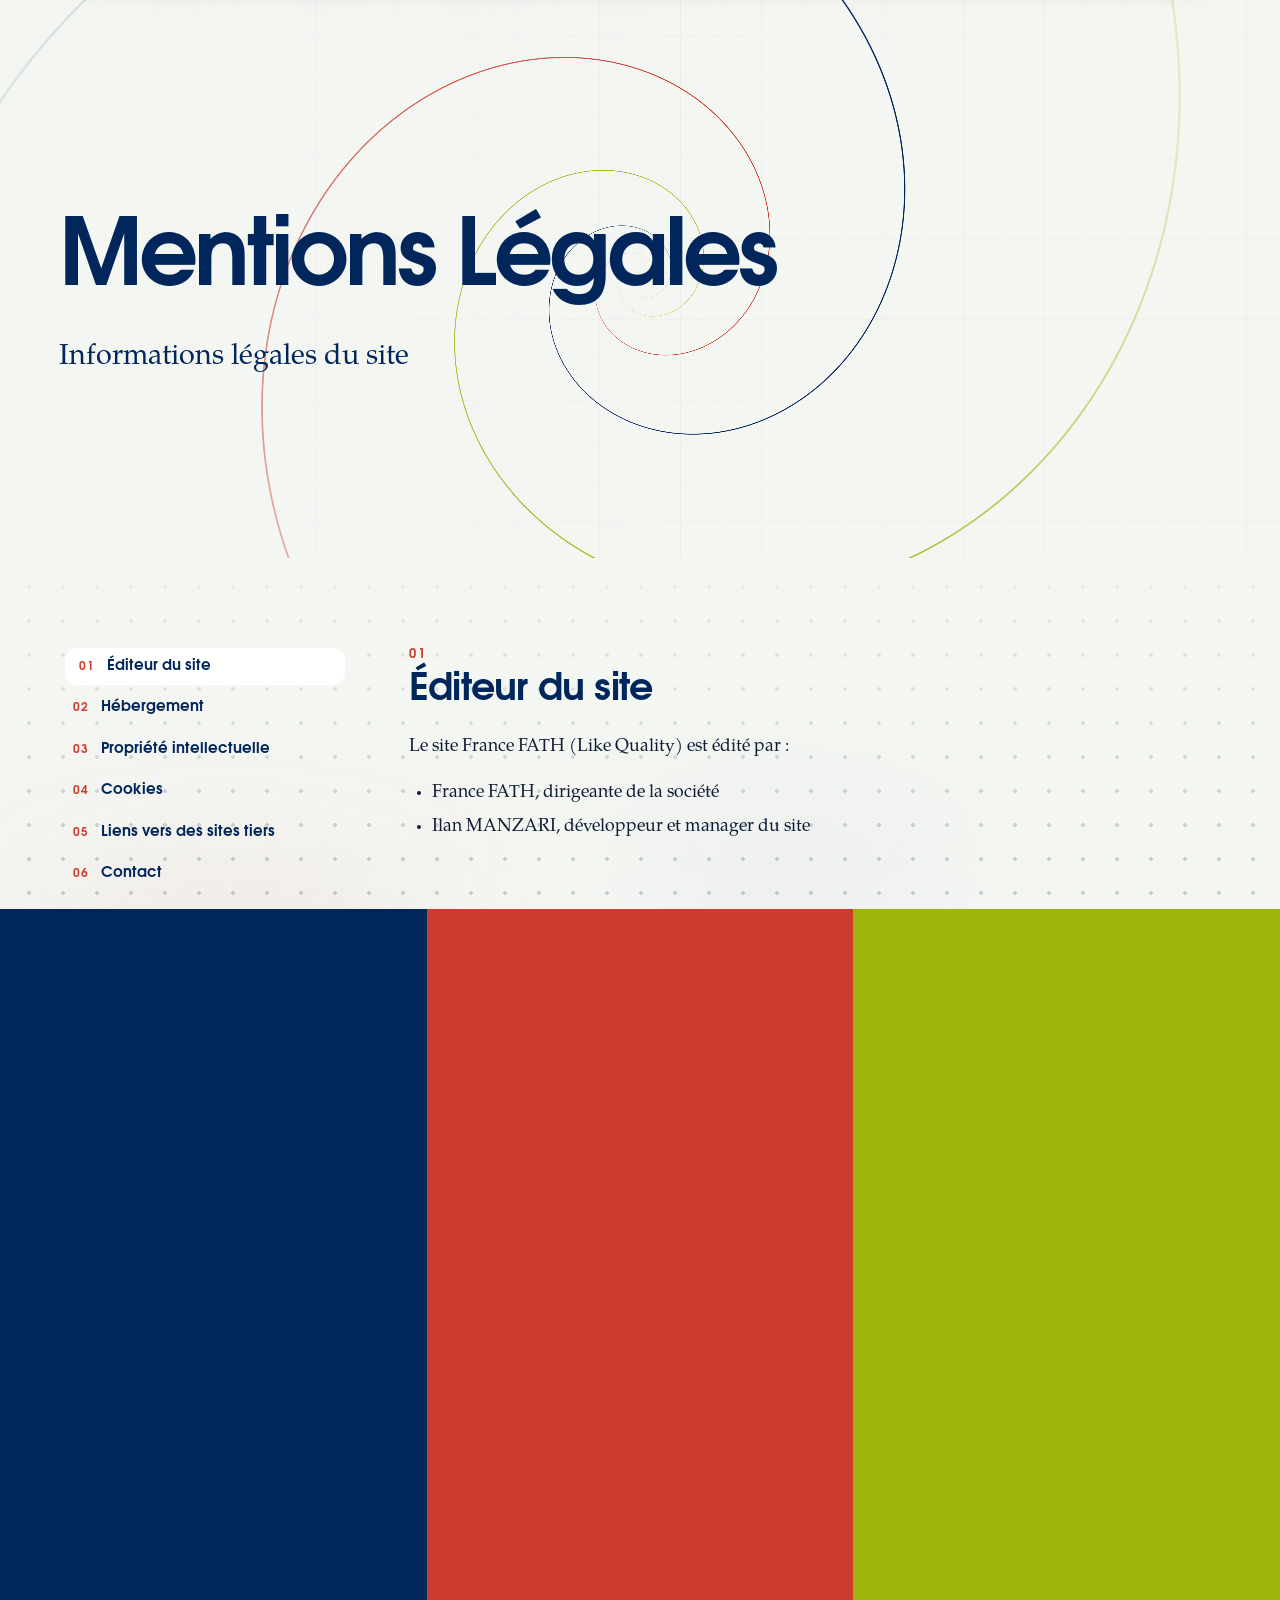
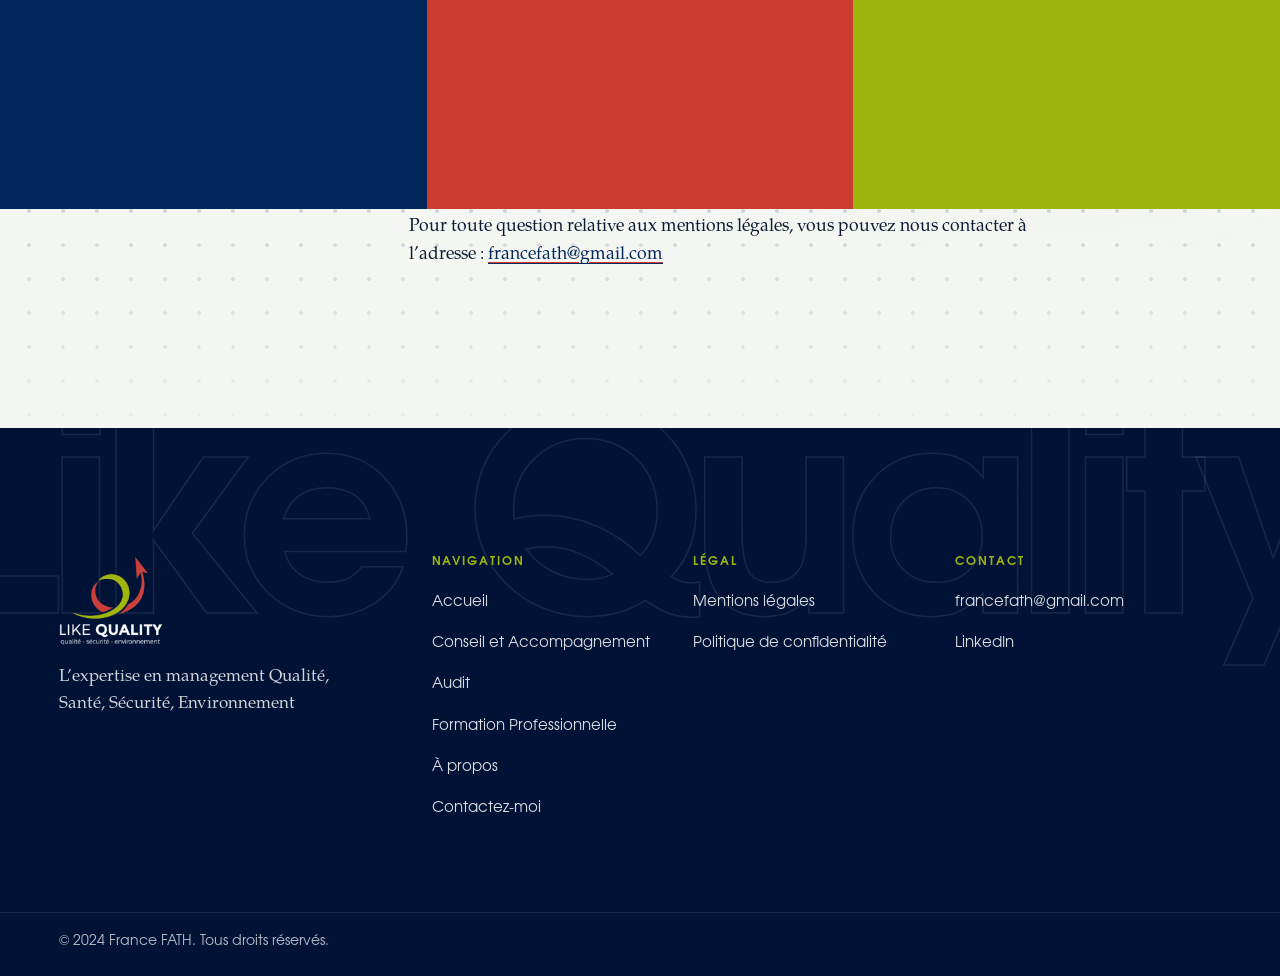
<file: mentions-legales.html>
<!doctype html>
<html lang="fr" class="no-js">
<head>
<meta charset="utf-8">
<meta name="viewport" content="width=device-width, initial-scale=1, viewport-fit=cover">

<title>Mentions légales – France FATH | Like Quality</title>
<meta name="description" content="Informations légales du site France FATH (Like Quality) : éditeur, hébergement, propriété intellectuelle, cookies et liens externes.">
<meta name="theme-color" content="#001236">

<link rel="canonical" href="https://francefath.com/mentions-legales.html">
<meta property="og:type" content="website"><meta property="og:locale" content="fr_FR"><meta property="og:site_name" content="France FATH – Like Quality">
<meta property="og:title" content="Mentions légales – France FATH | Like Quality"><meta property="og:description" content="Informations légales du site France FATH (Like Quality) : éditeur, hébergement, propriété intellectuelle, cookies et liens externes."><meta property="og:url" content="https://francefath.com/mentions-legales.html"><meta property="og:image" content="https://francefath.com/images/og-image.png">
<meta property="og:image:width" content="1200"><meta property="og:image:height" content="630"><meta property="og:image:alt" content="France FATH – Like Quality : conseil, audit et formation QHSE">
<meta name="twitter:card" content="summary_large_image"><meta name="twitter:title" content="Mentions légales – France FATH | Like Quality"><meta name="twitter:description" content="Informations légales du site France FATH (Like Quality) : éditeur, hébergement, propriété intellectuelle, cookies et liens externes."><meta name="twitter:image" content="https://francefath.com/images/og-image.png">
<meta name="robots" content="index, follow, max-image-preview:large, max-snippet:-1, max-video-preview:-1">
<meta name="author" content="France FATH"><meta name="geo.region" content="FR-ARA"><meta name="geo.placename" content="Chaponost"><meta name="format-detection" content="telephone=no">
<link rel="alternate" hreflang="fr" href="https://francefath.com/mentions-legales.html"><link rel="alternate" hreflang="x-default" href="https://francefath.com/mentions-legales.html">
<link rel="icon" type="image/png" href="favicon-96x96.png" sizes="96x96"><link rel="icon" href="favicon.svg" type="image/svg+xml"><link rel="shortcut icon" href="favicon.ico"><link rel="manifest" href="site.webmanifest"><link rel="apple-touch-icon" href="apple-touch-icon.png">
<link rel="preload" href="fonts/texgyreadventor-bold.woff" as="font" type="font/woff" crossorigin>
<link rel="preload" href="fonts/texgyrepagella-regular.woff" as="font" type="font/woff" crossorigin>
<script>(function(d){d.className=d.className.replace('no-js','js');try{if(sessionStorage.getItem('lqT')){d.classList.add('is-arriving');sessionStorage.removeItem('lqT')}}catch(e){}})(document.documentElement)</script>
<link rel="stylesheet" href="css/site.css">
<script type="application/ld+json">{"@context":"https://schema.org","@graph":[{"@type":["ProfessionalService","LocalBusiness"],"@id":"https://francefath.com/#organization","name":"France FATH – Like Quality","alternateName":["Like Quality","France FATH"],"url":"https://francefath.com/","logo":{"@type":"ImageObject","url":"https://francefath.com/images/logo_like_quality.jpg"},"image":["https://francefath.com/images/og-image.png","https://francefath.com/images/og-image.png"],"email":"francefath@gmail.com","description":"Consultante, formatrice et accompagnatrice QHSE à Chaponost (Rhône) : conseil, audit et formation en Qualité, Santé, Sécurité et Environnement.","slogan":"L'expertise en management Qualité, Santé, Sécurité, Environnement","priceRange":"€€","address":{"@type":"PostalAddress","addressLocality":"Chaponost","postalCode":"69630","addressRegion":"Auvergne-Rhône-Alpes","addressCountry":"FR"},"areaServed":[{"@type":"AdministrativeArea","name":"Rhône"},{"@type":"AdministrativeArea","name":"Auvergne-Rhône-Alpes"},{"@type":"Country","name":"France"}],"founder":{"@id":"https://francefath.com/#person"},"employee":{"@id":"https://francefath.com/#person"},"sameAs":["https://www.linkedin.com/in/france-fath-42687960"],"contactPoint":{"@type":"ContactPoint","contactType":"customer service","email":"francefath@gmail.com","availableLanguage":"fr"},"knowsAbout":["Management de la qualité","Santé et sécurité au travail","Management environnemental","Responsabilité sociétale des entreprises (RSE)","Audit interne","ISO 9001","ISO 13485","ISO 14001","ISO 45001","ISO 26000","MASE","Qualiopi","DUERP","Formation professionnelle"],"hasOfferCatalog":{"@type":"OfferCatalog","name":"Prestations QHSE","itemListElement":[{"@type":"Offer","itemOffered":{"@id":"https://francefath.com/conseil-accompagnement.html#service"}},{"@type":"Offer","itemOffered":{"@id":"https://francefath.com/audit.html#service"}},{"@type":"Offer","itemOffered":{"@id":"https://francefath.com/formation-professionnelle.html#service"}}]}},{"@type":"Person","@id":"https://francefath.com/#person","name":"France Fath","jobTitle":"Consultante, formatrice et accompagnatrice QHSE","worksFor":{"@id":"https://francefath.com/#organization"},"url":"https://francefath.com/a-propos.html","image":"https://francefath.com/images/ppfrancefath.png","sameAs":["https://www.linkedin.com/in/france-fath-42687960"],"email":"francefath@gmail.com","address":{"@type":"PostalAddress","addressLocality":"Chaponost","addressCountry":"FR"},"knowsAbout":["Qualité","Santé et sécurité au travail","Environnement","RSE"]},{"@type":"WebSite","@id":"https://francefath.com/#website","url":"https://francefath.com/","name":"France FATH – Like Quality","inLanguage":"fr-FR","publisher":{"@id":"https://francefath.com/#organization"}},{"@type":"Service","@id":"https://francefath.com/conseil-accompagnement.html#service","name":"Conseil et Accompagnement","description":"Conseil et accompagnement QHSE sur mesure : diagnostic, recommandations, mise en œuvre et suivi des résultats pour dirigeants, PME et grandes organisations.","url":"https://francefath.com/conseil-accompagnement.html","provider":{"@id":"https://francefath.com/#organization"},"areaServed":{"@type":"Country","name":"France"},"serviceType":"Conseil et Accompagnement"},{"@type":"Service","@id":"https://francefath.com/audit.html#service","name":"Audit","description":"Audits organisationnels, de processus, de performance, de conformité et réglementaires : diagnostic objectif, rapport détaillé et recommandations concrètes.","url":"https://francefath.com/audit.html","provider":{"@id":"https://francefath.com/#organization"},"areaServed":{"@type":"Country","name":"France"},"serviceType":"Audit"},{"@type":"Service","@id":"https://francefath.com/formation-professionnelle.html#service","name":"Formation Professionnelle","description":"Formations professionnelles QHSE : Qualité, Santé-Sécurité, Environnement, ISO 9001, 14001, 45001, MASE, Qualiopi. En entreprise, à distance, hybride ou e-learning.","url":"https://francefath.com/formation-professionnelle.html","provider":{"@id":"https://francefath.com/#organization"},"areaServed":{"@type":"Country","name":"France"},"serviceType":"Formation Professionnelle"},{"@type":"WebPage","@id":"https://francefath.com/mentions-legales.html#webpage","url":"https://francefath.com/mentions-legales.html","name":"Mentions légales – France FATH | Like Quality","description":"Informations légales du site France FATH (Like Quality) : éditeur, hébergement, propriété intellectuelle, cookies et liens externes.","inLanguage":"fr-FR","isPartOf":{"@id":"https://francefath.com/#website"},"about":{"@id":"https://francefath.com/#organization"},"primaryImageOfPage":{"@type":"ImageObject","url":"https://francefath.com/images/og-image.png"},"breadcrumb":{"@id":"https://francefath.com/mentions-legales.html#breadcrumb"}},{"@type":"BreadcrumbList","@id":"https://francefath.com/mentions-legales.html#breadcrumb","itemListElement":[{"@type":"ListItem","position":1,"name":"Accueil","item":"https://francefath.com/"},{"@type":"ListItem","position":2,"name":"Mentions légales","item":"https://francefath.com/mentions-legales.html"}]}]}</script>
</head>
<body data-page="legal">
<a class="skip" href="#main">Aller au contenu</a>
<div class="curtain" aria-hidden="true"><i></i><i></i><i></i></div>
<header class="hdr" id="hdr">
  <div class="hdr__in">
    <a class="brand" href="index.html" aria-label="France FATH – Like Quality, accueil"><img class="brand__d" src="images/logo-lq.png" alt="" width="640" height="549"><img class="brand__l" src="images/logo-lq-light.png" alt="" width="640" height="549"></a>
    <nav class="nav" aria-label="Navigation principale"><a href="index.html" data-nav="home"><span>Accueil</span></a><a href="conseil-accompagnement.html" data-nav="conseil"><span>Conseil et Accompagnement</span></a><a href="audit.html" data-nav="audit"><span>Audit</span></a><a href="formation-professionnelle.html" data-nav="formation"><span>Formation Professionnelle</span></a><a href="a-propos.html" data-nav="apropos"><span>À propos</span></a><a href="contact.html" data-nav="contact"><span>Contactez-moi</span></a></nav>
    <div class="hdr__r">
      <button class="sbtn" type="button" data-search-open aria-label="Rechercher dans le site" aria-haspopup="dialog"><svg viewBox="0 0 24 24" aria-hidden="true"><circle cx="10.5" cy="10.5" r="6.5" fill="none" stroke="currentColor" stroke-width="2"/><path d="m15.5 15.5 5 5" stroke="currentColor" stroke-width="2" stroke-linecap="round"/></svg><span class="sbtn__t">Rechercher</span><kbd>Ctrl K</kbd></button>
      <button class="burger" type="button" aria-label="Ouvrir le menu" aria-expanded="false" aria-controls="menu"><i></i><i></i><i></i></button>
    </div>
  </div>
  <i class="hdr__prog" aria-hidden="true"></i>
</header>
<div class="menu" id="menu" aria-hidden="true" inert>
  <div class="menu__in"><nav aria-label="Menu mobile"><a href="index.html"><span class="menu__n">01</span><span class="menu__l">Accueil</span></a><a href="conseil-accompagnement.html"><span class="menu__n">02</span><span class="menu__l">Conseil et Accompagnement</span></a><a href="audit.html"><span class="menu__n">03</span><span class="menu__l">Audit</span></a><a href="formation-professionnelle.html"><span class="menu__n">04</span><span class="menu__l">Formation Professionnelle</span></a><a href="a-propos.html"><span class="menu__n">05</span><span class="menu__l">À propos</span></a><a href="contact.html"><span class="menu__n">06</span><span class="menu__l">Contactez-moi</span></a></nav>
  <div class="menu__f"><a href="mailto:francefath@gmail.com">francefath@gmail.com</a><a href="https://www.linkedin.com/in/france-fath-42687960" target="_blank" rel="noopener noreferrer">LinkedIn</a></div></div>
  <svg class="spiral spiral--menu" viewBox="0 0 400 400" aria-hidden="true" focusable="false"><path d="M206.0 200.0L206.2 200.7L206.4 201.4L206.6 202.2L206.7 203.1L206.8 204.1L206.7 205.1L206.5 206.2L206.2 207.4L205.7 208.5L205.1 209.7L204.2 210.8L203.2 211.9L202.0 212.8L200.6 213.7L199.1 214.5L197.4 215.0L195.6 215.4L193.6 215.6L191.5 215.5L189.4 215.2L187.3 214.6L185.1 213.7L183.0 212.6L181.0 211.1L179.1 209.3L177.3 207.3L175.7 204.9L174.4 202.4L173.3 199.6L172.6 196.5L172.2 193.3L172.1 190.0L172.5 186.6L173.2 183.2L174.4 179.7L176.0 176.3L178.1 173.1L180.6 170.0L183.5 167.1L186.8 164.5L190.5 162.2L194.5 160.3L198.8 158.8L203.4 157.9L208.1 157.4L213.0 157.4L218.0 158.1L223.1 159.3L228.0 161.1L232.9 163.5L237.5 166.5L241.9 170.1L245.9 174.3L249.5 178.9L252.7 184.1L255.3 189.7L257.3 195.7L258.6 202.0L259.3 208.5L259.2 215.2L258.4 222.0L256.8 228.8L254.4 235.5L251.2 242.0L247.2 248.2L242.5 254.0L237.0 259.4L230.9 264.3L224.2 268.5L216.9 272.0L209.1 274.7L201.0 276.5L192.5 277.5L183.9 277.5L175.1 276.6L166.4 274.7L157.8 271.7L149.4 267.8L141.4 262.9L133.9 257.1L127.0 250.3L120.7 242.7L115.2 234.4L110.7 225.3L107.1 215.7L104.5 205.6L103.1 195.1L102.8 184.4L103.7 173.5L105.8 162.7L109.1 152.0L113.7 141.6L119.4 131.6L126.4 122.2L134.4 113.5L143.4 105.7L153.4 98.7L164.2 92.9L175.7 88.2L187.9 84.7L200.5 82.6L213.4 81.9L226.5 82.6L239.6 84.7L252.5 88.4L265.2 93.4L277.3 99.9L288.7 107.8L299.4 117.1L309.1 127.5L317.7 139.1L325.1 151.7L331.1 165.2L335.6 179.4L338.6 194.2L340.0 209.4L339.7 224.8L337.6 240.3L333.9 255.6L328.4 270.6L321.3 285.1L312.5 298.8L302.2 311.6L290.4 323.4L277.3 333.8L262.9 342.9L247.5 350.4L231.2 356.3L214.1 360.4L196.6 362.6L178.7 362.9L160.8 361.2L142.9 357.5L125.4 351.8L108.5 344.2L92.3 334.7L77.1 323.4L63.2 310.3L50.6 295.7L39.6 279.6L30.3 262.3L22.9 243.9L17.5 224.6L14.2 204.7L13.2 184.3L14.3 163.8L17.7 143.3L23.4 123.1L31.3 103.6L41.4 84.8" fill="none" stroke="#00265B" stroke-width="7" stroke-linecap="round" pathLength="1"/><path d="M197.0 205.2L196.3 205.0L195.6 204.8L194.8 204.6L193.9 204.3L193.1 203.8L192.2 203.2L191.3 202.5L190.5 201.7L189.8 200.7L189.1 199.5L188.5 198.3L188.1 196.8L187.9 195.3L187.8 193.7L187.9 192.0L188.3 190.2L188.9 188.4L189.7 186.7L190.8 184.9L192.1 183.2L193.7 181.7L195.5 180.3L197.6 179.0L199.9 178.0L202.4 177.2L205.1 176.7L207.9 176.5L210.8 176.6L213.7 177.1L216.7 178.0L219.7 179.2L222.6 180.8L225.3 182.9L228.0 185.2L230.3 188.0L232.5 191.1L234.3 194.5L235.7 198.2L236.8 202.2L237.4 206.3L237.5 210.6L237.1 215.1L236.2 219.5L234.8 224.0L232.9 228.4L230.3 232.6L227.3 236.6L223.7 240.3L219.7 243.7L215.2 246.7L210.2 249.2L204.9 251.2L199.3 252.6L193.5 253.4L187.4 253.6L181.3 253.0L175.1 251.8L169.0 249.8L163.0 247.1L157.2 243.7L151.8 239.6L146.7 234.8L142.1 229.3L138.1 223.3L134.7 216.8L132.0 209.8L130.0 202.3L128.9 194.6L128.6 186.7L129.2 178.6L130.8 170.6L133.2 162.6L136.6 154.8L140.9 147.3L146.1 140.2L152.2 133.6L159.0 127.6L166.6 122.3L174.8 117.8L183.6 114.2L192.9 111.6L202.6 110.0L212.6 109.4L222.7 110.0L232.9 111.7L242.9 114.5L252.7 118.5L262.1 123.6L271.1 129.8L279.4 137.1L287.0 145.3L293.7 154.4L299.5 164.4L304.2 175.1L307.7 186.4L310.0 198.2L311.0 210.3L310.7 222.6L309.0 234.9L305.9 247.1L301.4 259.1L295.6 270.7L288.4 281.7L280.0 291.9L270.4 301.3L259.7 309.7L248.0 316.9L235.4 322.9L222.1 327.6L208.2 330.7L193.9 332.4L179.3 332.5L164.6 330.9L150.0 327.8L135.7 322.9L121.9 316.5L108.7 308.5L96.3 299.1L84.9 288.2L74.6 275.9L65.7 262.5L58.2 248.1L52.2 232.7L48.0 216.6L45.5 200.0L44.8 183.0L46.0 165.9L49.1 148.8L54.0 132.1L60.9 115.8L69.6 100.1L80.0 85.4L92.1 71.8L105.8 59.5L120.9 48.6L137.2 39.4L154.6 31.9L172.9 26.3L191.8 22.8L211.2 21.3L230.9 21.9L250.5 24.7L269.9 29.7L288.8 36.8L307.0 46.0L324.2 57.3L340.2 70.5L354.9 85.5L367.9 102.2L379.1 120.3" fill="none" stroke="#CC3C30" stroke-width="7" stroke-linecap="round" pathLength="1"/><path d="M197.0 194.8L197.5 194.3L198.0 193.7L198.6 193.2L199.3 192.6L200.2 192.1L201.1 191.6L202.1 191.2L203.3 190.9L204.5 190.8L205.8 190.8L207.2 191.0L208.7 191.3L210.1 191.8L211.6 192.6L213.0 193.6L214.3 194.7L215.6 196.1L216.7 197.7L217.7 199.6L218.4 201.5L219.0 203.7L219.3 206.0L219.4 208.4L219.1 210.9L218.5 213.5L217.6 216.0L216.4 218.5L214.8 221.0L212.9 223.3L210.7 225.5L208.2 227.4L205.3 229.1L202.2 230.5L198.8 231.6L195.2 232.3L191.5 232.6L187.6 232.4L183.7 231.8L179.7 230.8L175.8 229.2L172.0 227.2L168.4 224.6L165.0 221.6L161.8 218.2L159.0 214.3L156.6 210.0L154.7 205.3L153.2 200.4L152.3 195.2L152.0 189.8L152.2 184.3L153.2 178.7L154.7 173.1L157.0 167.6L159.9 162.3L163.4 157.3L167.6 152.5L172.4 148.2L177.7 144.4L183.6 141.1L189.9 138.4L196.5 136.4L203.5 135.2L210.8 134.7L218.1 135.0L225.6 136.2L233.0 138.2L240.2 141.1L247.2 144.8L253.9 149.4L260.1 154.8L265.8 160.9L270.9 167.7L275.2 175.2L278.8 183.3L281.5 191.8L283.2 200.7L284.0 209.9L283.8 219.3L282.5 228.7L280.1 238.1L276.7 247.3L272.2 256.2L266.6 264.7L260.1 272.6L252.6 279.9L244.2 286.4L235.1 292.0L225.3 296.7L214.8 300.2L203.9 302.7L192.6 303.9L181.1 303.9L169.5 302.7L157.9 300.1L146.6 296.2L135.6 291.0L125.1 284.6L115.3 276.9L106.2 268.1L98.1 258.3L91.0 247.4L85.1 235.8L80.4 223.3L77.0 210.3L75.1 196.9L74.7 183.1L75.8 169.2L78.5 155.4L82.7 141.8L88.4 128.5L95.6 115.8L104.3 103.9L114.3 92.9L125.7 82.9L138.1 74.1L151.7 66.6L166.1 60.6L181.2 56.2L196.9 53.5L213.0 52.4L229.3 53.1L245.6 55.7L261.6 60.0L277.3 66.2L292.3 74.1L306.5 83.6L319.8 94.9L331.8 107.6L342.5 121.7L351.7 137.0L359.2 153.4L364.9 170.7L368.8 188.7L370.7 207.2L370.5 225.9L368.3 244.7L364.0 263.3L357.6 281.5L349.2 299.1L338.8 315.8L326.6 331.4L312.5 345.7L296.9 358.5L279.8 369.7L261.5 378.9L242.0 386.2L221.7 391.4L200.8 394.3L179.5 394.9" fill="none" stroke="#9CB40C" stroke-width="7" stroke-linecap="round" pathLength="1"/></svg>
</div>
<div class="search" id="search" role="dialog" aria-modal="true" aria-label="Rechercher dans le site" aria-hidden="true" hidden>
  <div class="search__bd" data-search-close></div>
  <div class="search__box">
    <div class="search__top"><svg viewBox="0 0 24 24" aria-hidden="true"><circle cx="10.5" cy="10.5" r="6.5" fill="none" stroke="currentColor" stroke-width="2"/><path d="m15.5 15.5 5 5" stroke="currentColor" stroke-width="2" stroke-linecap="round"/></svg><input type="search" id="q" placeholder="Rechercher un mot-clé : audit, ISO 9001, RSE…" autocomplete="off" spellcheck="false" aria-label="Mot-clé" aria-controls="sres"><button type="button" class="search__x" data-search-close aria-label="Fermer la recherche"><svg viewBox="0 0 24 24" aria-hidden="true"><path d="m6 6 12 12M18 6 6 18" stroke="currentColor" stroke-width="2" stroke-linecap="round"/></svg></button></div>
    <div class="search__res" id="sres" role="listbox" aria-live="polite"></div>
    <div class="search__ft"><span><kbd>↑</kbd><kbd>↓</kbd> naviguer</span><span><kbd>↵</kbd> ouvrir</span><span><kbd>Échap</kbd> fermer</span></div>
  </div>
</div>
<main id="main">
<section class="hero hero--legal" id="top" data-theme="light">
  <div class="hero__gl"><canvas data-scene="spiral-calm" aria-hidden="true"></canvas></div>
  <div class="hero__veil"></div>
  <div class="wrap hero__in">
    
    <h1 class="hero__t"><span class="hw" data-r="words">Mentions Légales</span></h1>
    <p class="hero__s" data-r>Informations légales du site</p>
    
  </div>
  <a class="cue" href="#s1" aria-label="Défiler vers le contenu"><span class="cue__l"></span><span class="cue__t">Défiler</span></a>
</section><section id="s1" class="sec sec--legal" data-theme="light" data-s1><div class="wrap lgw"><nav class="toc" aria-label="Sommaire"><ol><li><a href="#b1"><span>01</span>Éditeur du site</a></li><li><a href="#b2"><span>02</span>Hébergement</a></li><li><a href="#b3"><span>03</span>Propriété intellectuelle</a></li><li><a href="#b4"><span>04</span>Cookies</a></li><li><a href="#b5"><span>05</span>Liens vers des sites tiers</a></li><li><a href="#b6"><span>06</span>Contact</a></li></ol></nav><div class="lgs"><article class="lg" id="b1" data-r><span class="lg__n">01</span><h2>Éditeur du site</h2><div class="lg__b"><p>Le site France FATH (Like Quality) est édité par :</p><ul class="plain"><li>France FATH, dirigeante de la société</li><li>Ilan MANZARI, développeur et manager du site</li></ul></div></article><article class="lg" id="b2" data-r><span class="lg__n">02</span><h2>Hébergement</h2><div class="lg__b"><p>Le site est hébergé sur Netlify au nom de domaine francefath.com</p></div></article><article class="lg" id="b3" data-r><span class="lg__n">03</span><h2>Propriété intellectuelle</h2><div class="lg__b"><p>L’ensemble du contenu de ce site (textuel et visuel) est protégé par le droit d’auteur. Toute reproduction, même partielle, est interdite sans autorisation préalable.</p></div></article><article class="lg" id="b4" data-r><span class="lg__n">04</span><h2>Cookies</h2><div class="lg__b"><p>Ce site n’utilise pas de cookies à des fins de tracking. Seuls les cookies nécessaires au bon fonctionnement du site peuvent être utilisés.</p></div></article><article class="lg" id="b5" data-r><span class="lg__n">05</span><h2>Liens vers des sites tiers</h2><div class="lg__b"><p>Le site peut contenir des liens vers des sites tiers. France FATH ne peut être tenue responsable du contenu de ces sites externes.</p></div></article><article class="lg" id="b6" data-r><span class="lg__n">06</span><h2>Contact</h2><div class="lg__b"><p>Pour toute question relative aux mentions légales, vous pouvez nous contacter à l’adresse : <a href="mailto:francefath@gmail.com" class="ulink">francefath@gmail.com</a></p></div></article></div></div></section>
</main>
<footer class="ftr" data-theme="dark">
  <div class="ftr__big" aria-hidden="true">Like Quality</div>
  <div class="wrap ftr__g">
    <div class="ftr__c1"><a class="ftr__logo" href="index.html" aria-label="France FATH – Like Quality, accueil"><img src="images/logo-lq-light.png" alt="France FATH – Like Quality" width="640" height="549" loading="lazy"></a><p>L’expertise en management Qualité, Santé, Sécurité, Environnement</p></div>
    <nav class="ftr__c" aria-label="Navigation"><h2>Navigation</h2><ul><li><a href="index.html">Accueil</a></li><li><a href="conseil-accompagnement.html">Conseil et Accompagnement</a></li><li><a href="audit.html">Audit</a></li><li><a href="formation-professionnelle.html">Formation Professionnelle</a></li><li><a href="a-propos.html">À propos</a></li><li><a href="contact.html">Contactez-moi</a></li></ul></nav>
    <nav class="ftr__c" aria-label="Légal"><h2>Légal</h2><ul><li><a href="mentions-legales.html">Mentions légales</a></li><li><a href="politique-confidentialite.html">Politique de confidentialité</a></li></ul></nav>
    <div class="ftr__c"><h2>Contact</h2><ul><li><a href="mailto:francefath@gmail.com">francefath@gmail.com</a></li><li><a href="https://www.linkedin.com/in/france-fath-42687960" target="_blank" rel="noopener noreferrer">LinkedIn</a></li></ul></div>
  </div>
  <div class="wrap ftr__b"><p>© 2024 France FATH. Tous droits réservés.</p></div>
</footer>
<button class="totop" type="button" aria-label="Retour en haut de la page"><svg class="totop__r" viewBox="0 0 48 48" aria-hidden="true"><circle cx="24" cy="24" r="21.5" pathLength="1"/></svg><svg viewBox="0 0 24 24" aria-hidden="true"><path d="M12 19V5M5.5 11.5 12 5l6.5 6.5" fill="none" stroke="currentColor" stroke-width="2" stroke-linecap="round" stroke-linejoin="round"/></svg></button>
<div class="cur" aria-hidden="true"><i class="cur__d"></i><i class="cur__r"></i></div>

<script src="js/site.js" defer></script>
</body>
</html>
</file>
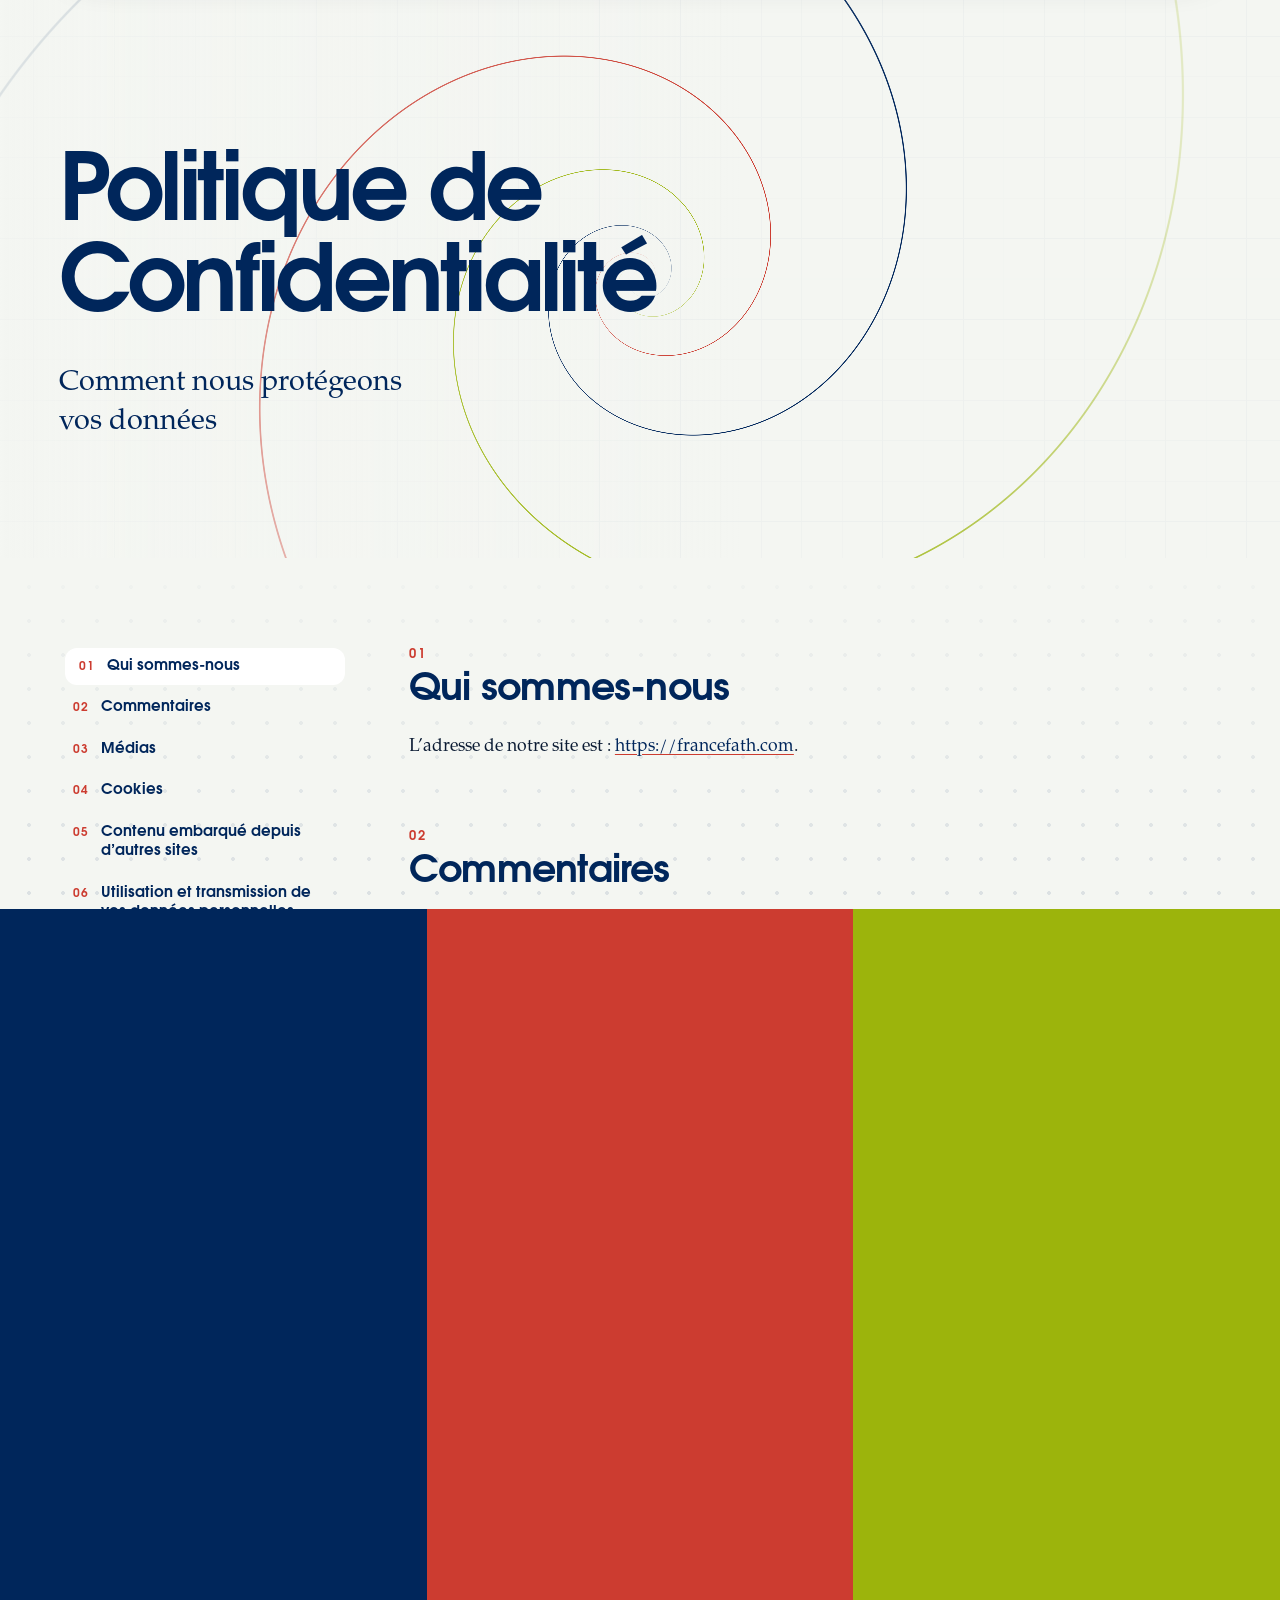
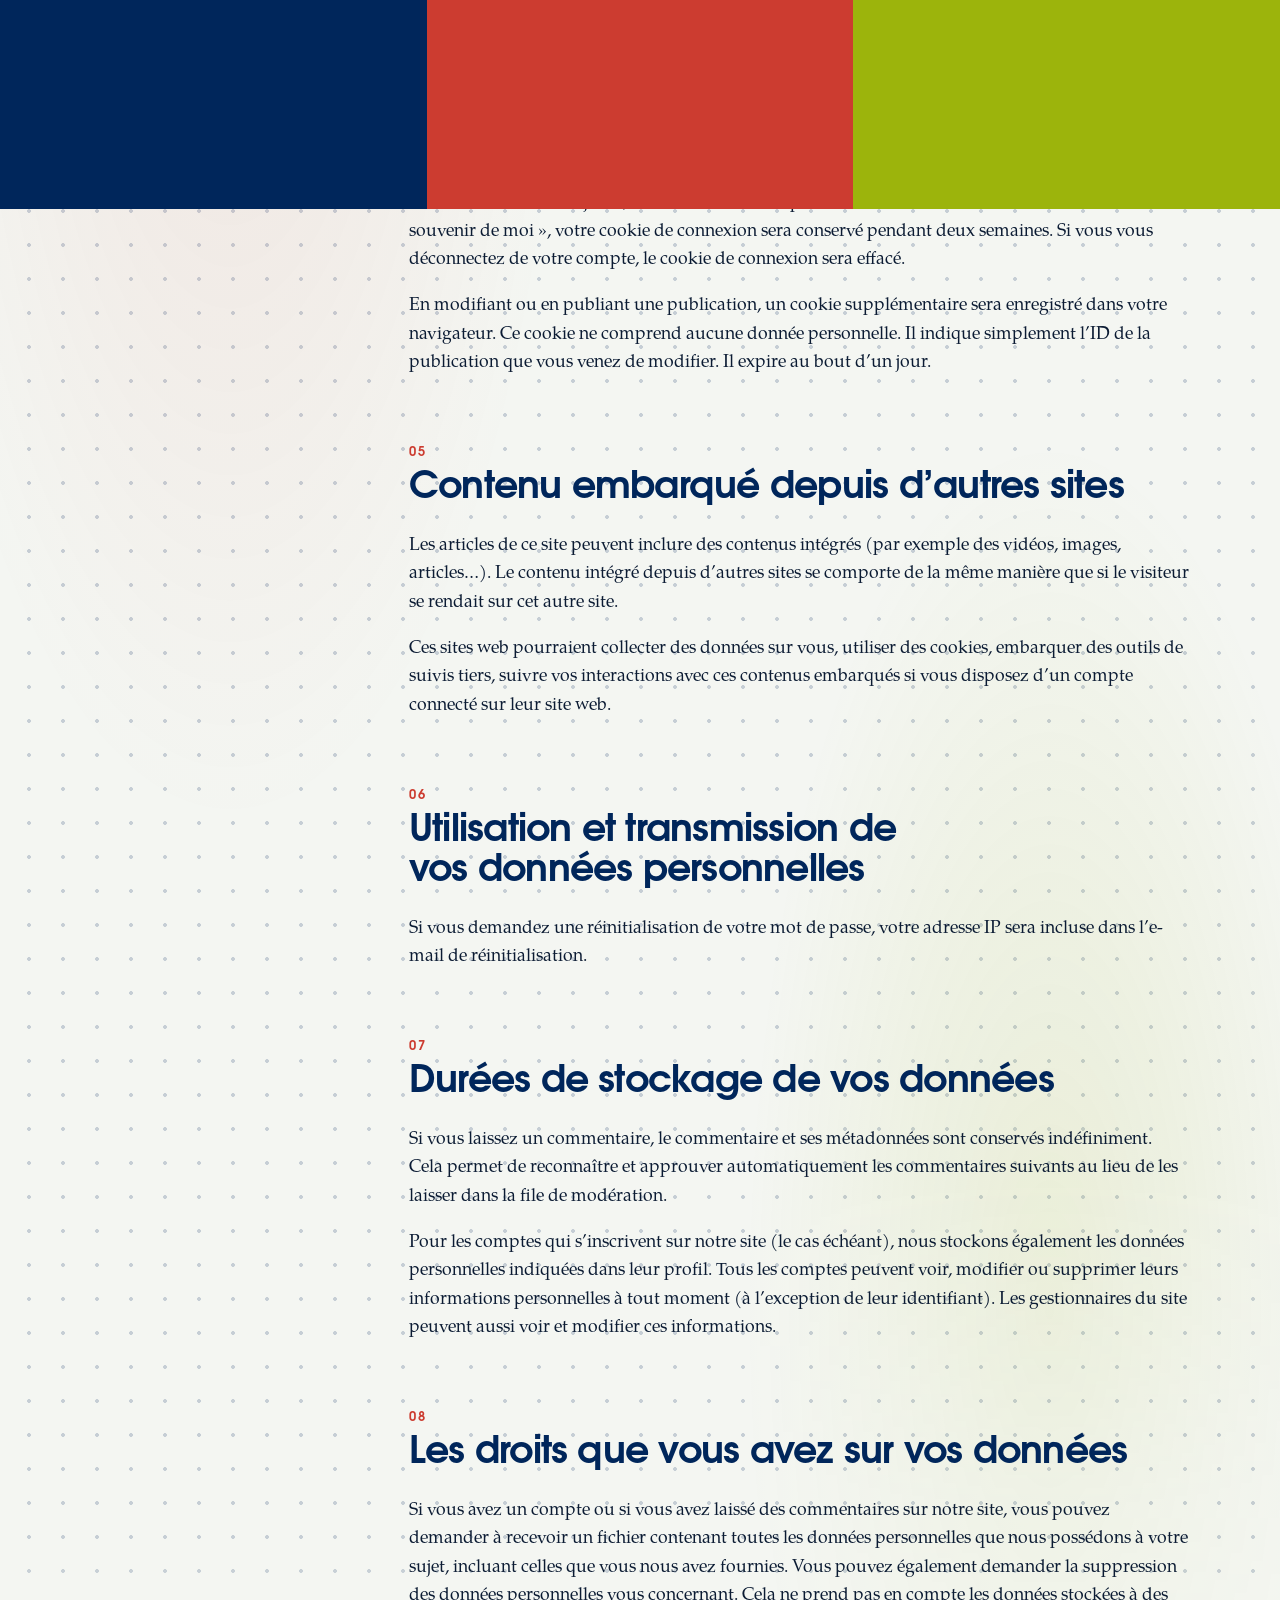
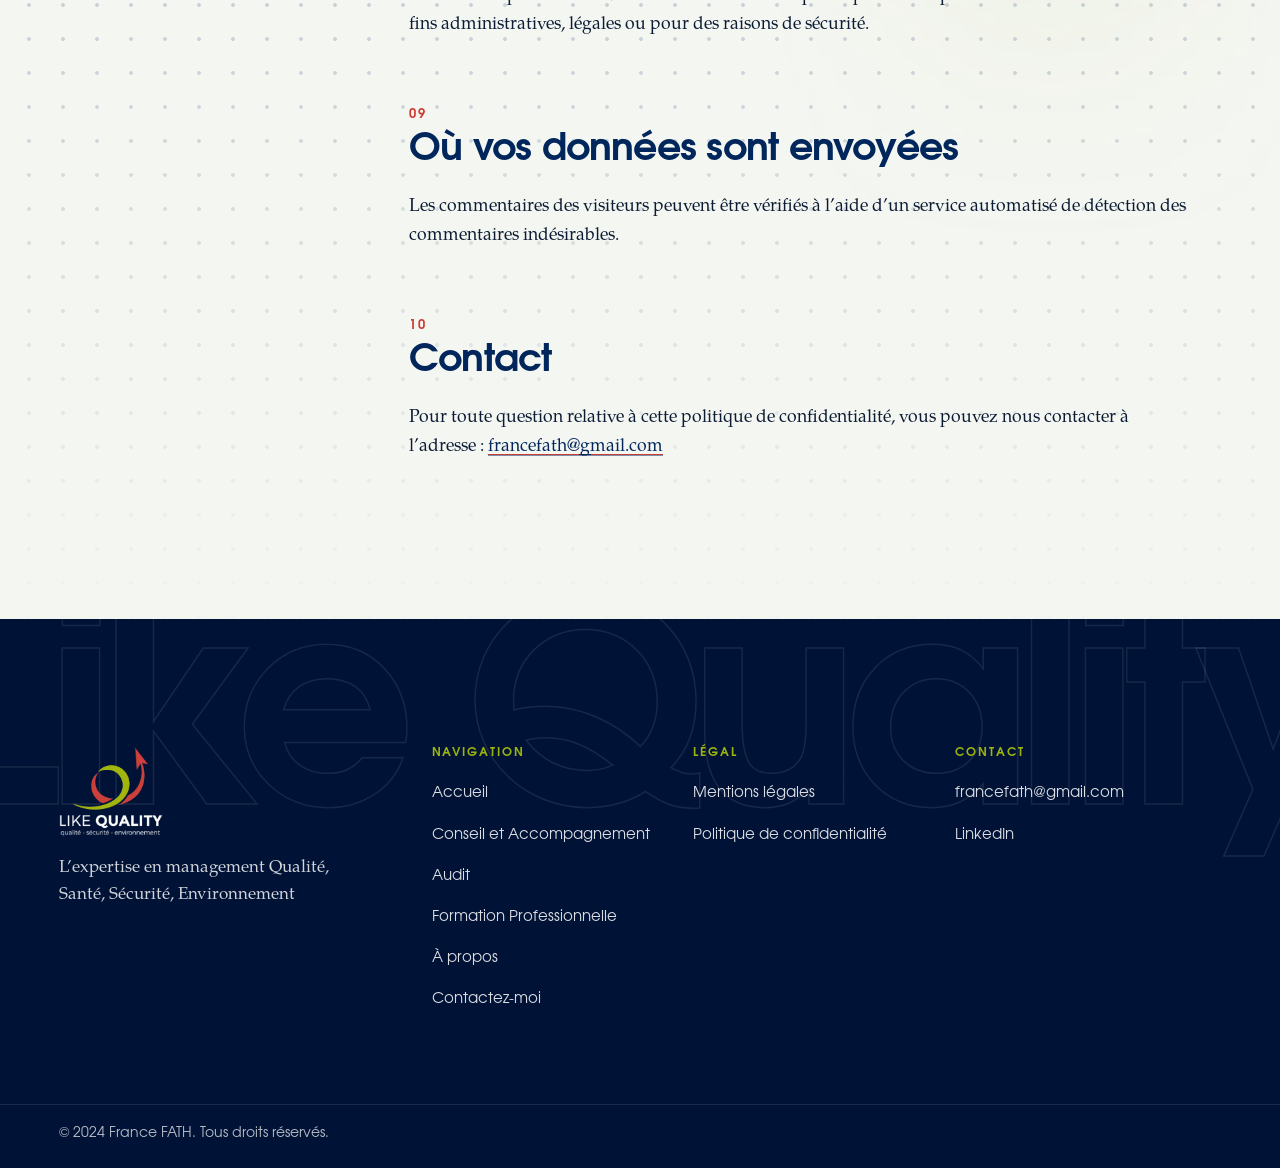
<file: politique-confidentialite.html>
<!doctype html>
<html lang="fr" class="no-js">
<head>
<meta charset="utf-8">
<meta name="viewport" content="width=device-width, initial-scale=1, viewport-fit=cover">

<title>Politique de confidentialité – France FATH | Like Quality</title>
<meta name="description" content="Comment le site France FATH (Like Quality) protège vos données : commentaires, médias, cookies, contenus embarqués, durées de stockage et vos droits.">
<meta name="theme-color" content="#001236">

<link rel="canonical" href="https://francefath.com/politique-confidentialite.html">
<meta property="og:type" content="website"><meta property="og:locale" content="fr_FR"><meta property="og:site_name" content="France FATH – Like Quality">
<meta property="og:title" content="Politique de confidentialité – France FATH | Like Quality"><meta property="og:description" content="Comment le site France FATH (Like Quality) protège vos données : commentaires, médias, cookies, contenus embarqués, durées de stockage et vos droits."><meta property="og:url" content="https://francefath.com/politique-confidentialite.html"><meta property="og:image" content="https://francefath.com/images/og-image.png">
<meta property="og:image:width" content="1200"><meta property="og:image:height" content="630"><meta property="og:image:alt" content="France FATH – Like Quality : conseil, audit et formation QHSE">
<meta name="twitter:card" content="summary_large_image"><meta name="twitter:title" content="Politique de confidentialité – France FATH | Like Quality"><meta name="twitter:description" content="Comment le site France FATH (Like Quality) protège vos données : commentaires, médias, cookies, contenus embarqués, durées de stockage et vos droits."><meta name="twitter:image" content="https://francefath.com/images/og-image.png">
<meta name="robots" content="index, follow, max-image-preview:large, max-snippet:-1, max-video-preview:-1">
<meta name="author" content="France FATH"><meta name="geo.region" content="FR-ARA"><meta name="geo.placename" content="Chaponost"><meta name="format-detection" content="telephone=no">
<link rel="alternate" hreflang="fr" href="https://francefath.com/politique-confidentialite.html"><link rel="alternate" hreflang="x-default" href="https://francefath.com/politique-confidentialite.html">
<link rel="icon" type="image/png" href="favicon-96x96.png" sizes="96x96"><link rel="icon" href="favicon.svg" type="image/svg+xml"><link rel="shortcut icon" href="favicon.ico"><link rel="manifest" href="site.webmanifest"><link rel="apple-touch-icon" href="apple-touch-icon.png">
<link rel="preload" href="fonts/texgyreadventor-bold.woff" as="font" type="font/woff" crossorigin>
<link rel="preload" href="fonts/texgyrepagella-regular.woff" as="font" type="font/woff" crossorigin>
<script>(function(d){d.className=d.className.replace('no-js','js');try{if(sessionStorage.getItem('lqT')){d.classList.add('is-arriving');sessionStorage.removeItem('lqT')}}catch(e){}})(document.documentElement)</script>
<link rel="stylesheet" href="css/site.css">
<script type="application/ld+json">{"@context":"https://schema.org","@graph":[{"@type":["ProfessionalService","LocalBusiness"],"@id":"https://francefath.com/#organization","name":"France FATH – Like Quality","alternateName":["Like Quality","France FATH"],"url":"https://francefath.com/","logo":{"@type":"ImageObject","url":"https://francefath.com/images/logo_like_quality.jpg"},"image":["https://francefath.com/images/og-image.png","https://francefath.com/images/og-image.png"],"email":"francefath@gmail.com","description":"Consultante, formatrice et accompagnatrice QHSE à Chaponost (Rhône) : conseil, audit et formation en Qualité, Santé, Sécurité et Environnement.","slogan":"L'expertise en management Qualité, Santé, Sécurité, Environnement","priceRange":"€€","address":{"@type":"PostalAddress","addressLocality":"Chaponost","postalCode":"69630","addressRegion":"Auvergne-Rhône-Alpes","addressCountry":"FR"},"areaServed":[{"@type":"AdministrativeArea","name":"Rhône"},{"@type":"AdministrativeArea","name":"Auvergne-Rhône-Alpes"},{"@type":"Country","name":"France"}],"founder":{"@id":"https://francefath.com/#person"},"employee":{"@id":"https://francefath.com/#person"},"sameAs":["https://www.linkedin.com/in/france-fath-42687960"],"contactPoint":{"@type":"ContactPoint","contactType":"customer service","email":"francefath@gmail.com","availableLanguage":"fr"},"knowsAbout":["Management de la qualité","Santé et sécurité au travail","Management environnemental","Responsabilité sociétale des entreprises (RSE)","Audit interne","ISO 9001","ISO 13485","ISO 14001","ISO 45001","ISO 26000","MASE","Qualiopi","DUERP","Formation professionnelle"],"hasOfferCatalog":{"@type":"OfferCatalog","name":"Prestations QHSE","itemListElement":[{"@type":"Offer","itemOffered":{"@id":"https://francefath.com/conseil-accompagnement.html#service"}},{"@type":"Offer","itemOffered":{"@id":"https://francefath.com/audit.html#service"}},{"@type":"Offer","itemOffered":{"@id":"https://francefath.com/formation-professionnelle.html#service"}}]}},{"@type":"Person","@id":"https://francefath.com/#person","name":"France Fath","jobTitle":"Consultante, formatrice et accompagnatrice QHSE","worksFor":{"@id":"https://francefath.com/#organization"},"url":"https://francefath.com/a-propos.html","image":"https://francefath.com/images/ppfrancefath.png","sameAs":["https://www.linkedin.com/in/france-fath-42687960"],"email":"francefath@gmail.com","address":{"@type":"PostalAddress","addressLocality":"Chaponost","addressCountry":"FR"},"knowsAbout":["Qualité","Santé et sécurité au travail","Environnement","RSE"]},{"@type":"WebSite","@id":"https://francefath.com/#website","url":"https://francefath.com/","name":"France FATH – Like Quality","inLanguage":"fr-FR","publisher":{"@id":"https://francefath.com/#organization"}},{"@type":"Service","@id":"https://francefath.com/conseil-accompagnement.html#service","name":"Conseil et Accompagnement","description":"Conseil et accompagnement QHSE sur mesure : diagnostic, recommandations, mise en œuvre et suivi des résultats pour dirigeants, PME et grandes organisations.","url":"https://francefath.com/conseil-accompagnement.html","provider":{"@id":"https://francefath.com/#organization"},"areaServed":{"@type":"Country","name":"France"},"serviceType":"Conseil et Accompagnement"},{"@type":"Service","@id":"https://francefath.com/audit.html#service","name":"Audit","description":"Audits organisationnels, de processus, de performance, de conformité et réglementaires : diagnostic objectif, rapport détaillé et recommandations concrètes.","url":"https://francefath.com/audit.html","provider":{"@id":"https://francefath.com/#organization"},"areaServed":{"@type":"Country","name":"France"},"serviceType":"Audit"},{"@type":"Service","@id":"https://francefath.com/formation-professionnelle.html#service","name":"Formation Professionnelle","description":"Formations professionnelles QHSE : Qualité, Santé-Sécurité, Environnement, ISO 9001, 14001, 45001, MASE, Qualiopi. En entreprise, à distance, hybride ou e-learning.","url":"https://francefath.com/formation-professionnelle.html","provider":{"@id":"https://francefath.com/#organization"},"areaServed":{"@type":"Country","name":"France"},"serviceType":"Formation Professionnelle"},{"@type":"WebPage","@id":"https://francefath.com/politique-confidentialite.html#webpage","url":"https://francefath.com/politique-confidentialite.html","name":"Politique de confidentialité – France FATH | Like Quality","description":"Comment le site France FATH (Like Quality) protège vos données : commentaires, médias, cookies, contenus embarqués, durées de stockage et vos droits.","inLanguage":"fr-FR","isPartOf":{"@id":"https://francefath.com/#website"},"about":{"@id":"https://francefath.com/#organization"},"primaryImageOfPage":{"@type":"ImageObject","url":"https://francefath.com/images/og-image.png"},"breadcrumb":{"@id":"https://francefath.com/politique-confidentialite.html#breadcrumb"}},{"@type":"BreadcrumbList","@id":"https://francefath.com/politique-confidentialite.html#breadcrumb","itemListElement":[{"@type":"ListItem","position":1,"name":"Accueil","item":"https://francefath.com/"},{"@type":"ListItem","position":2,"name":"Politique de confidentialité","item":"https://francefath.com/politique-confidentialite.html"}]}]}</script>
</head>
<body data-page="privacy">
<a class="skip" href="#main">Aller au contenu</a>
<div class="curtain" aria-hidden="true"><i></i><i></i><i></i></div>
<header class="hdr" id="hdr">
  <div class="hdr__in">
    <a class="brand" href="index.html" aria-label="France FATH – Like Quality, accueil"><img class="brand__d" src="images/logo-lq.png" alt="" width="640" height="549"><img class="brand__l" src="images/logo-lq-light.png" alt="" width="640" height="549"></a>
    <nav class="nav" aria-label="Navigation principale"><a href="index.html" data-nav="home"><span>Accueil</span></a><a href="conseil-accompagnement.html" data-nav="conseil"><span>Conseil et Accompagnement</span></a><a href="audit.html" data-nav="audit"><span>Audit</span></a><a href="formation-professionnelle.html" data-nav="formation"><span>Formation Professionnelle</span></a><a href="a-propos.html" data-nav="apropos"><span>À propos</span></a><a href="contact.html" data-nav="contact"><span>Contactez-moi</span></a></nav>
    <div class="hdr__r">
      <button class="sbtn" type="button" data-search-open aria-label="Rechercher dans le site" aria-haspopup="dialog"><svg viewBox="0 0 24 24" aria-hidden="true"><circle cx="10.5" cy="10.5" r="6.5" fill="none" stroke="currentColor" stroke-width="2"/><path d="m15.5 15.5 5 5" stroke="currentColor" stroke-width="2" stroke-linecap="round"/></svg><span class="sbtn__t">Rechercher</span><kbd>Ctrl K</kbd></button>
      <button class="burger" type="button" aria-label="Ouvrir le menu" aria-expanded="false" aria-controls="menu"><i></i><i></i><i></i></button>
    </div>
  </div>
  <i class="hdr__prog" aria-hidden="true"></i>
</header>
<div class="menu" id="menu" aria-hidden="true" inert>
  <div class="menu__in"><nav aria-label="Menu mobile"><a href="index.html"><span class="menu__n">01</span><span class="menu__l">Accueil</span></a><a href="conseil-accompagnement.html"><span class="menu__n">02</span><span class="menu__l">Conseil et Accompagnement</span></a><a href="audit.html"><span class="menu__n">03</span><span class="menu__l">Audit</span></a><a href="formation-professionnelle.html"><span class="menu__n">04</span><span class="menu__l">Formation Professionnelle</span></a><a href="a-propos.html"><span class="menu__n">05</span><span class="menu__l">À propos</span></a><a href="contact.html"><span class="menu__n">06</span><span class="menu__l">Contactez-moi</span></a></nav>
  <div class="menu__f"><a href="mailto:francefath@gmail.com">francefath@gmail.com</a><a href="https://www.linkedin.com/in/france-fath-42687960" target="_blank" rel="noopener noreferrer">LinkedIn</a></div></div>
  <svg class="spiral spiral--menu" viewBox="0 0 400 400" aria-hidden="true" focusable="false"><path d="M206.0 200.0L206.2 200.7L206.4 201.4L206.6 202.2L206.7 203.1L206.8 204.1L206.7 205.1L206.5 206.2L206.2 207.4L205.7 208.5L205.1 209.7L204.2 210.8L203.2 211.9L202.0 212.8L200.6 213.7L199.1 214.5L197.4 215.0L195.6 215.4L193.6 215.6L191.5 215.5L189.4 215.2L187.3 214.6L185.1 213.7L183.0 212.6L181.0 211.1L179.1 209.3L177.3 207.3L175.7 204.9L174.4 202.4L173.3 199.6L172.6 196.5L172.2 193.3L172.1 190.0L172.5 186.6L173.2 183.2L174.4 179.7L176.0 176.3L178.1 173.1L180.6 170.0L183.5 167.1L186.8 164.5L190.5 162.2L194.5 160.3L198.8 158.8L203.4 157.9L208.1 157.4L213.0 157.4L218.0 158.1L223.1 159.3L228.0 161.1L232.9 163.5L237.5 166.5L241.9 170.1L245.9 174.3L249.5 178.9L252.7 184.1L255.3 189.7L257.3 195.7L258.6 202.0L259.3 208.5L259.2 215.2L258.4 222.0L256.8 228.8L254.4 235.5L251.2 242.0L247.2 248.2L242.5 254.0L237.0 259.4L230.9 264.3L224.2 268.5L216.9 272.0L209.1 274.7L201.0 276.5L192.5 277.5L183.9 277.5L175.1 276.6L166.4 274.7L157.8 271.7L149.4 267.8L141.4 262.9L133.9 257.1L127.0 250.3L120.7 242.7L115.2 234.4L110.7 225.3L107.1 215.7L104.5 205.6L103.1 195.1L102.8 184.4L103.7 173.5L105.8 162.7L109.1 152.0L113.7 141.6L119.4 131.6L126.4 122.2L134.4 113.5L143.4 105.7L153.4 98.7L164.2 92.9L175.7 88.2L187.9 84.7L200.5 82.6L213.4 81.9L226.5 82.6L239.6 84.7L252.5 88.4L265.2 93.4L277.3 99.9L288.7 107.8L299.4 117.1L309.1 127.5L317.7 139.1L325.1 151.7L331.1 165.2L335.6 179.4L338.6 194.2L340.0 209.4L339.7 224.8L337.6 240.3L333.9 255.6L328.4 270.6L321.3 285.1L312.5 298.8L302.2 311.6L290.4 323.4L277.3 333.8L262.9 342.9L247.5 350.4L231.2 356.3L214.1 360.4L196.6 362.6L178.7 362.9L160.8 361.2L142.9 357.5L125.4 351.8L108.5 344.2L92.3 334.7L77.1 323.4L63.2 310.3L50.6 295.7L39.6 279.6L30.3 262.3L22.9 243.9L17.5 224.6L14.2 204.7L13.2 184.3L14.3 163.8L17.7 143.3L23.4 123.1L31.3 103.6L41.4 84.8" fill="none" stroke="#00265B" stroke-width="7" stroke-linecap="round" pathLength="1"/><path d="M197.0 205.2L196.3 205.0L195.6 204.8L194.8 204.6L193.9 204.3L193.1 203.8L192.2 203.2L191.3 202.5L190.5 201.7L189.8 200.7L189.1 199.5L188.5 198.3L188.1 196.8L187.9 195.3L187.8 193.7L187.9 192.0L188.3 190.2L188.9 188.4L189.7 186.7L190.8 184.9L192.1 183.2L193.7 181.7L195.5 180.3L197.6 179.0L199.9 178.0L202.4 177.2L205.1 176.7L207.9 176.5L210.8 176.6L213.7 177.1L216.7 178.0L219.7 179.2L222.6 180.8L225.3 182.9L228.0 185.2L230.3 188.0L232.5 191.1L234.3 194.5L235.7 198.2L236.8 202.2L237.4 206.3L237.5 210.6L237.1 215.1L236.2 219.5L234.8 224.0L232.9 228.4L230.3 232.6L227.3 236.6L223.7 240.3L219.7 243.7L215.2 246.7L210.2 249.2L204.9 251.2L199.3 252.6L193.5 253.4L187.4 253.6L181.3 253.0L175.1 251.8L169.0 249.8L163.0 247.1L157.2 243.7L151.8 239.6L146.7 234.8L142.1 229.3L138.1 223.3L134.7 216.8L132.0 209.8L130.0 202.3L128.9 194.6L128.6 186.7L129.2 178.6L130.8 170.6L133.2 162.6L136.6 154.8L140.9 147.3L146.1 140.2L152.2 133.6L159.0 127.6L166.6 122.3L174.8 117.8L183.6 114.2L192.9 111.6L202.6 110.0L212.6 109.4L222.7 110.0L232.9 111.7L242.9 114.5L252.7 118.5L262.1 123.6L271.1 129.8L279.4 137.1L287.0 145.3L293.7 154.4L299.5 164.4L304.2 175.1L307.7 186.4L310.0 198.2L311.0 210.3L310.7 222.6L309.0 234.9L305.9 247.1L301.4 259.1L295.6 270.7L288.4 281.7L280.0 291.9L270.4 301.3L259.7 309.7L248.0 316.9L235.4 322.9L222.1 327.6L208.2 330.7L193.9 332.4L179.3 332.5L164.6 330.9L150.0 327.8L135.7 322.9L121.9 316.5L108.7 308.5L96.3 299.1L84.9 288.2L74.6 275.9L65.7 262.5L58.2 248.1L52.2 232.7L48.0 216.6L45.5 200.0L44.8 183.0L46.0 165.9L49.1 148.8L54.0 132.1L60.9 115.8L69.6 100.1L80.0 85.4L92.1 71.8L105.8 59.5L120.9 48.6L137.2 39.4L154.6 31.9L172.9 26.3L191.8 22.8L211.2 21.3L230.9 21.9L250.5 24.7L269.9 29.7L288.8 36.8L307.0 46.0L324.2 57.3L340.2 70.5L354.9 85.5L367.9 102.2L379.1 120.3" fill="none" stroke="#CC3C30" stroke-width="7" stroke-linecap="round" pathLength="1"/><path d="M197.0 194.8L197.5 194.3L198.0 193.7L198.6 193.2L199.3 192.6L200.2 192.1L201.1 191.6L202.1 191.2L203.3 190.9L204.5 190.8L205.8 190.8L207.2 191.0L208.7 191.3L210.1 191.8L211.6 192.6L213.0 193.6L214.3 194.7L215.6 196.1L216.7 197.7L217.7 199.6L218.4 201.5L219.0 203.7L219.3 206.0L219.4 208.4L219.1 210.9L218.5 213.5L217.6 216.0L216.4 218.5L214.8 221.0L212.9 223.3L210.7 225.5L208.2 227.4L205.3 229.1L202.2 230.5L198.8 231.6L195.2 232.3L191.5 232.6L187.6 232.4L183.7 231.8L179.7 230.8L175.8 229.2L172.0 227.2L168.4 224.6L165.0 221.6L161.8 218.2L159.0 214.3L156.6 210.0L154.7 205.3L153.2 200.4L152.3 195.2L152.0 189.8L152.2 184.3L153.2 178.7L154.7 173.1L157.0 167.6L159.9 162.3L163.4 157.3L167.6 152.5L172.4 148.2L177.7 144.4L183.6 141.1L189.9 138.4L196.5 136.4L203.5 135.2L210.8 134.7L218.1 135.0L225.6 136.2L233.0 138.2L240.2 141.1L247.2 144.8L253.9 149.4L260.1 154.8L265.8 160.9L270.9 167.7L275.2 175.2L278.8 183.3L281.5 191.8L283.2 200.7L284.0 209.9L283.8 219.3L282.5 228.7L280.1 238.1L276.7 247.3L272.2 256.2L266.6 264.7L260.1 272.6L252.6 279.9L244.2 286.4L235.1 292.0L225.3 296.7L214.8 300.2L203.9 302.7L192.6 303.9L181.1 303.9L169.5 302.7L157.9 300.1L146.6 296.2L135.6 291.0L125.1 284.6L115.3 276.9L106.2 268.1L98.1 258.3L91.0 247.4L85.1 235.8L80.4 223.3L77.0 210.3L75.1 196.9L74.7 183.1L75.8 169.2L78.5 155.4L82.7 141.8L88.4 128.5L95.6 115.8L104.3 103.9L114.3 92.9L125.7 82.9L138.1 74.1L151.7 66.6L166.1 60.6L181.2 56.2L196.9 53.5L213.0 52.4L229.3 53.1L245.6 55.7L261.6 60.0L277.3 66.2L292.3 74.1L306.5 83.6L319.8 94.9L331.8 107.6L342.5 121.7L351.7 137.0L359.2 153.4L364.9 170.7L368.8 188.7L370.7 207.2L370.5 225.9L368.3 244.7L364.0 263.3L357.6 281.5L349.2 299.1L338.8 315.8L326.6 331.4L312.5 345.7L296.9 358.5L279.8 369.7L261.5 378.9L242.0 386.2L221.7 391.4L200.8 394.3L179.5 394.9" fill="none" stroke="#9CB40C" stroke-width="7" stroke-linecap="round" pathLength="1"/></svg>
</div>
<div class="search" id="search" role="dialog" aria-modal="true" aria-label="Rechercher dans le site" aria-hidden="true" hidden>
  <div class="search__bd" data-search-close></div>
  <div class="search__box">
    <div class="search__top"><svg viewBox="0 0 24 24" aria-hidden="true"><circle cx="10.5" cy="10.5" r="6.5" fill="none" stroke="currentColor" stroke-width="2"/><path d="m15.5 15.5 5 5" stroke="currentColor" stroke-width="2" stroke-linecap="round"/></svg><input type="search" id="q" placeholder="Rechercher un mot-clé : audit, ISO 9001, RSE…" autocomplete="off" spellcheck="false" aria-label="Mot-clé" aria-controls="sres"><button type="button" class="search__x" data-search-close aria-label="Fermer la recherche"><svg viewBox="0 0 24 24" aria-hidden="true"><path d="m6 6 12 12M18 6 6 18" stroke="currentColor" stroke-width="2" stroke-linecap="round"/></svg></button></div>
    <div class="search__res" id="sres" role="listbox" aria-live="polite"></div>
    <div class="search__ft"><span><kbd>↑</kbd><kbd>↓</kbd> naviguer</span><span><kbd>↵</kbd> ouvrir</span><span><kbd>Échap</kbd> fermer</span></div>
  </div>
</div>
<main id="main">
<section class="hero hero--legal" id="top" data-theme="light">
  <div class="hero__gl"><canvas data-scene="spiral-calm" aria-hidden="true"></canvas></div>
  <div class="hero__veil"></div>
  <div class="wrap hero__in">
    
    <h1 class="hero__t"><span class="hw" data-r="words">Politique de Confidentialité</span></h1>
    <p class="hero__s" data-r>Comment nous protégeons vos données</p>
    
  </div>
  <a class="cue" href="#s1" aria-label="Défiler vers le contenu"><span class="cue__l"></span><span class="cue__t">Défiler</span></a>
</section><section id="s1" class="sec sec--legal" data-theme="light" data-s1><div class="wrap lgw"><nav class="toc" aria-label="Sommaire"><ol><li><a href="#b1"><span>01</span>Qui sommes-nous</a></li><li><a href="#b2"><span>02</span>Commentaires</a></li><li><a href="#b3"><span>03</span>Médias</a></li><li><a href="#b4"><span>04</span>Cookies</a></li><li><a href="#b5"><span>05</span>Contenu embarqué depuis d’autres sites</a></li><li><a href="#b6"><span>06</span>Utilisation et transmission de vos données personnelles</a></li><li><a href="#b7"><span>07</span>Durées de stockage de vos données</a></li><li><a href="#b8"><span>08</span>Les droits que vous avez sur vos données</a></li><li><a href="#b9"><span>09</span>Où vos données sont envoyées</a></li><li><a href="#b10"><span>10</span>Contact</a></li></ol></nav><div class="lgs"><article class="lg" id="b1" data-r><span class="lg__n">01</span><h2>Qui sommes-nous</h2><div class="lg__b"><p>L’adresse de notre site est : <a href="https://francefath.com" target="_blank" rel="noopener noreferrer">https://francefath.com</a>.</p></div></article><article class="lg" id="b2" data-r><span class="lg__n">02</span><h2>Commentaires</h2><div class="lg__b"><p>Quand vous laissez un commentaire sur notre site, les données inscrites dans le formulaire de commentaire, ainsi que votre adresse IP et l’agent utilisateur de votre navigateur sont collectés pour nous aider à la détection des commentaires indésirables.</p><p>Une chaîne anonymisée créée à partir de votre adresse e-mail (également appelée hash) peut être envoyée au service Gravatar pour vérifier si vous utilisez ce dernier. Les clauses de confidentialité du service Gravatar sont disponibles ici : <a href="https://automattic.com/privacy/" target="_blank" rel="noopener noreferrer">https://automattic.com/privacy/</a>. Après validation de votre commentaire, votre photo de profil sera visible publiquement à côté de votre commentaire.</p></div></article><article class="lg" id="b3" data-r><span class="lg__n">03</span><h2>Médias</h2><div class="lg__b"><p>Si vous téléversez des images sur le site, nous vous conseillons d’éviter de téléverser des images contenant des données EXIF de coordonnées GPS. Les personnes visitant votre site peuvent télécharger et extraire des données de localisation depuis ces images.</p></div></article><article class="lg" id="b4" data-r><span class="lg__n">04</span><h2>Cookies</h2><div class="lg__b"><p>Si vous déposez un commentaire sur notre site, il vous sera proposé d’enregistrer votre nom, adresse e-mail et site dans des cookies. C’est uniquement pour votre confort afin de ne pas avoir à saisir ces informations si vous déposez un autre commentaire plus tard. Ces cookies expirent au bout d’un an.</p><p>Si vous vous rendez sur la page de connexion, un cookie temporaire sera créé afin de déterminer si votre navigateur accepte les cookies. Il ne contient pas de données personnelles et sera supprimé automatiquement à la fermeture de votre navigateur.</p><p>Lorsque vous vous connecterez, nous mettrons en place un certain nombre de cookies pour enregistrer vos informations de connexion et vos préférences d’écran. La durée de vie d’un cookie de connexion est de deux jours, celle d’un cookie d’option d’écran est d’un an. Si vous cochez « Se souvenir de moi », votre cookie de connexion sera conservé pendant deux semaines. Si vous vous déconnectez de votre compte, le cookie de connexion sera effacé.</p><p>En modifiant ou en publiant une publication, un cookie supplémentaire sera enregistré dans votre navigateur. Ce cookie ne comprend aucune donnée personnelle. Il indique simplement l’ID de la publication que vous venez de modifier. Il expire au bout d’un jour.</p></div></article><article class="lg" id="b5" data-r><span class="lg__n">05</span><h2>Contenu embarqué depuis d’autres sites</h2><div class="lg__b"><p>Les articles de ce site peuvent inclure des contenus intégrés (par exemple des vidéos, images, articles…). Le contenu intégré depuis d’autres sites se comporte de la même manière que si le visiteur se rendait sur cet autre site.</p><p>Ces sites web pourraient collecter des données sur vous, utiliser des cookies, embarquer des outils de suivis tiers, suivre vos interactions avec ces contenus embarqués si vous disposez d’un compte connecté sur leur site web.</p></div></article><article class="lg" id="b6" data-r><span class="lg__n">06</span><h2>Utilisation et transmission de vos données personnelles</h2><div class="lg__b"><p>Si vous demandez une réinitialisation de votre mot de passe, votre adresse IP sera incluse dans l’e-mail de réinitialisation.</p></div></article><article class="lg" id="b7" data-r><span class="lg__n">07</span><h2>Durées de stockage de vos données</h2><div class="lg__b"><p>Si vous laissez un commentaire, le commentaire et ses métadonnées sont conservés indéfiniment. Cela permet de reconnaître et approuver automatiquement les commentaires suivants au lieu de les laisser dans la file de modération.</p><p>Pour les comptes qui s’inscrivent sur notre site (le cas échéant), nous stockons également les données personnelles indiquées dans leur profil. Tous les comptes peuvent voir, modifier ou supprimer leurs informations personnelles à tout moment (à l’exception de leur identifiant). Les gestionnaires du site peuvent aussi voir et modifier ces informations.</p></div></article><article class="lg" id="b8" data-r><span class="lg__n">08</span><h2>Les droits que vous avez sur vos données</h2><div class="lg__b"><p>Si vous avez un compte ou si vous avez laissé des commentaires sur notre site, vous pouvez demander à recevoir un fichier contenant toutes les données personnelles que nous possédons à votre sujet, incluant celles que vous nous avez fournies. Vous pouvez également demander la suppression des données personnelles vous concernant. Cela ne prend pas en compte les données stockées à des fins administratives, légales ou pour des raisons de sécurité.</p></div></article><article class="lg" id="b9" data-r><span class="lg__n">09</span><h2>Où vos données sont envoyées</h2><div class="lg__b"><p>Les commentaires des visiteurs peuvent être vérifiés à l’aide d’un service automatisé de détection des commentaires indésirables.</p></div></article><article class="lg" id="b10" data-r><span class="lg__n">10</span><h2>Contact</h2><div class="lg__b"><p>Pour toute question relative à cette politique de confidentialité, vous pouvez nous contacter à l’adresse : <a href="mailto:francefath@gmail.com" class="ulink">francefath@gmail.com</a></p></div></article></div></div></section>
</main>
<footer class="ftr" data-theme="dark">
  <div class="ftr__big" aria-hidden="true">Like Quality</div>
  <div class="wrap ftr__g">
    <div class="ftr__c1"><a class="ftr__logo" href="index.html" aria-label="France FATH – Like Quality, accueil"><img src="images/logo-lq-light.png" alt="France FATH – Like Quality" width="640" height="549" loading="lazy"></a><p>L’expertise en management Qualité, Santé, Sécurité, Environnement</p></div>
    <nav class="ftr__c" aria-label="Navigation"><h2>Navigation</h2><ul><li><a href="index.html">Accueil</a></li><li><a href="conseil-accompagnement.html">Conseil et Accompagnement</a></li><li><a href="audit.html">Audit</a></li><li><a href="formation-professionnelle.html">Formation Professionnelle</a></li><li><a href="a-propos.html">À propos</a></li><li><a href="contact.html">Contactez-moi</a></li></ul></nav>
    <nav class="ftr__c" aria-label="Légal"><h2>Légal</h2><ul><li><a href="mentions-legales.html">Mentions légales</a></li><li><a href="politique-confidentialite.html">Politique de confidentialité</a></li></ul></nav>
    <div class="ftr__c"><h2>Contact</h2><ul><li><a href="mailto:francefath@gmail.com">francefath@gmail.com</a></li><li><a href="https://www.linkedin.com/in/france-fath-42687960" target="_blank" rel="noopener noreferrer">LinkedIn</a></li></ul></div>
  </div>
  <div class="wrap ftr__b"><p>© 2024 France FATH. Tous droits réservés.</p></div>
</footer>
<button class="totop" type="button" aria-label="Retour en haut de la page"><svg class="totop__r" viewBox="0 0 48 48" aria-hidden="true"><circle cx="24" cy="24" r="21.5" pathLength="1"/></svg><svg viewBox="0 0 24 24" aria-hidden="true"><path d="M12 19V5M5.5 11.5 12 5l6.5 6.5" fill="none" stroke="currentColor" stroke-width="2" stroke-linecap="round" stroke-linejoin="round"/></svg></button>
<div class="cur" aria-hidden="true"><i class="cur__d"></i><i class="cur__r"></i></div>

<script src="js/site.js" defer></script>
</body>
</html>
</file>
<file: css/site.css>
@font-face{font-family:LQ Display;src:url(../fonts/texgyreadventor-regular.woff) format("woff");font-weight:400;font-style:normal;font-display:swap}@font-face{font-family:LQ Display;src:url(../fonts/texgyreadventor-bold.woff) format("woff");font-weight:700;font-style:normal;font-display:swap}@font-face{font-family:LQ Text;src:url(../fonts/texgyrepagella-regular.woff) format("woff");font-weight:400;font-style:normal;font-display:swap}@font-face{font-family:LQ Text;src:url(../fonts/texgyrepagella-italic.woff) format("woff");font-weight:400;font-style:italic;font-display:swap}@font-face{font-family:LQ Text;src:url(../fonts/texgyrepagella-bold.woff) format("woff");font-weight:700;font-style:normal;font-display:swap}:root{--navy:#00265B;--coral:#CC3C30;--anis:#9CB40C;--night:#001236;--paper:#F4F6F2;--ink:#0B1B33;--mut:#4d5c75;--line:rgba(0,38,91,.14);--f-d:"LQ Display","URW Gothic","Century Gothic","Avenir Next",Futura,"Trebuchet MS",sans-serif;--f-b:"LQ Text","Palatino Linotype",Palatino,"Book Antiqua",Georgia,serif;--gut:clamp(20px,4.6vw,72px);--hh:84px;--max:1360px;--ease:cubic-bezier(.2,.8,.2,1);--ease2:cubic-bezier(.7,0,.2,1);--r:28px;--k:var(--navy)}*,*:before,*:after{box-sizing:border-box}html{overflow-x:clip;-webkit-text-size-adjust:100%;scroll-padding-top:calc(var(--hh) + 10px);background:var(--night)}html.has-smooth{scroll-behavior:auto}html.is-locked,html.is-locked body{overflow:hidden}body{margin:0;font-family:var(--f-b);font-size:clamp(1.0625rem,.98rem + .3vw,1.2rem);line-height:1.62;color:var(--ink);background:var(--paper);overflow-x:clip;-webkit-font-smoothing:antialiased;text-rendering:optimizeLegibility}img,svg,canvas{display:block;max-width:100%}img{height:auto}h1,h2,h3,h4{font-family:var(--f-d);font-weight:700;line-height:1.06;letter-spacing:-.02em;margin:0;text-wrap:balance}p{margin:0 0 1em;text-wrap:pretty}ul,ol{margin:0;padding:0;list-style:none}a{color:inherit;text-decoration:none}button{font:inherit;color:inherit;background:none;border:0;padding:0;cursor:pointer}:focus-visible{outline:3px solid var(--coral);outline-offset:3px;border-radius:6px}::selection{background:var(--anis);color:var(--night)}.wrap{width:100%;max-width:calc(var(--max) + 2*var(--gut));margin-inline:auto;padding-inline:var(--gut)}.skip{position:fixed;left:12px;top:-60px;z-index:200;background:var(--night);color:#fff;padding:12px 18px;border-radius:12px;transition:top .2s}.skip:focus{top:12px}.hp{position:absolute!important;left:-9999px;width:1px;height:1px;opacity:0}.ulink{background:linear-gradient(currentColor,currentColor) 0 100%/100% 1.5px no-repeat;transition:background-size .4s var(--ease)}.ulink:hover{background-size:0 1.5px;background-position:100% 100%}@media(prefers-reduced-motion:reduce){*,*:before,*:after{animation-duration:.001ms!important;animation-iteration-count:1!important;transition-duration:.001ms!important;scroll-behavior:auto!important}}.curtain{position:fixed;inset:0;z-index:300;pointer-events:none;display:none}.js .curtain{display:flex}.curtain i{flex:1;transform:translateY(101%);transition:transform .62s var(--ease2)}.curtain i:nth-child(1){background:var(--navy);transition-delay:0s}.curtain i:nth-child(2){background:var(--coral);transition-delay:.07s}.curtain i:nth-child(3){background:var(--anis);transition-delay:.14s}.is-leaving .curtain{pointer-events:all}.is-leaving .curtain i{transform:none}.is-arriving .curtain i{transform:none;transition:none}.is-arriving.is-arrived .curtain i{transform:translateY(-101%);transition:transform .75s var(--ease2)}.is-arriving.is-arrived .curtain i:nth-child(1){transition-delay:.14s}.is-arriving.is-arrived .curtain i:nth-child(2){transition-delay:.07s}.is-arriving.is-arrived .curtain i:nth-child(3){transition-delay:0s}.hdr{position:fixed;inset:0 0 auto;z-index:100;padding:14px var(--gut) 0;transition:transform .6s var(--ease);pointer-events:none;--fg:var(--ink);--pill:rgba(244,246,242,0)}.hdr.is-hid{transform:translateY(-130%)}.hdr__in{pointer-events:auto;max-width:calc(var(--max) + 0px);margin-inline:auto;display:flex;align-items:center;gap:18px;padding:8px 10px 8px 18px;border-radius:999px;color:var(--fg);background:var(--pill);border:1px solid transparent;transition:background .5s,border-color .5s,color .4s,box-shadow .5s,backdrop-filter .5s}.hdr.is-solid .hdr__in{background:var(--pill);-webkit-backdrop-filter:blur(18px) saturate(1.4);backdrop-filter:blur(18px) saturate(1.4);border-color:var(--bd);box-shadow:0 10px 40px -18px #00123673}.hdr[data-th=light]{--fg:var(--navy);--pill:rgba(244,246,242,.82);--bd:rgba(0,38,91,.1)}.hdr[data-th=dark]{--fg:#fff;--pill:rgba(0,18,54,.62);--bd:rgba(255,255,255,.14)}.brand{position:relative;display:block;width:54px;height:46px;flex:none}.brand img{position:absolute;inset:0;width:100%;height:100%;object-fit:contain;transition:opacity .4s}.hdr[data-th=light] .brand__l,.hdr[data-th=dark] .brand__d{opacity:0}.brand:hover img{animation:wob .8s var(--ease)}@keyframes wob{30%{transform:rotate(-8deg) scale(1.06)}65%{transform:rotate(4deg)}}.nav{display:none;margin-left:auto;gap:2px}.nav a{position:relative;padding:10px 14px;font:700 .8125rem/1 var(--f-d);letter-spacing:.01em;border-radius:999px;overflow:hidden;white-space:nowrap}.nav a span{position:relative;display:block;transition:transform .45s var(--ease)}.nav a:after{content:"";position:absolute;left:50%;bottom:4px;width:5px;height:5px;margin-left:-2.5px;border-radius:50%;background:var(--coral);transform:scale(0);transition:transform .4s var(--ease)}.nav a:hover:after,.nav a.is-cur:after{transform:scale(1)}.nav a:nth-child(3n+2):after{background:var(--anis)}.nav a:nth-child(3n+3):after{background:var(--navy)}.hdr[data-th=dark] .nav a:nth-child(3n+3):after{background:#fff}.nav a:hover span{transform:translateY(-2px)}.hdr__r{display:flex;align-items:center;gap:8px;margin-left:auto}@media(min-width:1180px){.nav+.hdr__r{margin-left:6px}}.sbtn{display:inline-flex;align-items:center;gap:9px;height:42px;padding:0 14px;border-radius:999px;border:1px solid currentColor;border-color:color-mix(in srgb,currentColor 28%,transparent);font:700 .8125rem/1 var(--f-d);transition:background .3s,border-color .3s}.sbtn:hover{background:color-mix(in srgb,currentColor 10%,transparent);border-color:currentColor}.sbtn svg{width:19px;height:19px}.sbtn__t{display:none}.sbtn kbd{display:none;font:700 .6875rem/1 var(--f-d);opacity:.55;border:1px solid currentColor;border-radius:6px;padding:4px 6px}.burger{position:relative;width:46px;height:46px;border-radius:50%;background:var(--navy);color:#fff;display:grid;place-content:center;gap:5px}.hdr[data-th=dark] .burger{background:#fff;color:var(--night)}.burger i{display:block;width:20px;height:2px;background:currentColor;border-radius:2px;transition:transform .5s var(--ease),opacity .3s}.menu-open .burger i:nth-child(1){transform:translateY(7px) rotate(45deg)}.menu-open .burger i:nth-child(2){opacity:0}.menu-open .burger i:nth-child(3){transform:translateY(-7px) rotate(-45deg)}.hdr__prog{position:absolute;left:var(--gut);right:var(--gut);bottom:-1px;height:0}@media(min-width:1180px){.nav{display:flex}.burger{display:none}.sbtn__t{display:inline}.sbtn kbd{display:inline-block}}@media(min-width:640px)and (max-width:1179px){.sbtn__t{display:inline}}.menu-open .hdr{--fg:#fff;--pill:transparent}.menu-open .hdr .brand__d{opacity:0}.menu-open .hdr .brand__l{opacity:1}.menu{position:fixed;inset:0;z-index:90;background:var(--night);color:#fff;clip-path:circle(0 at calc(100% - 44px) 44px);transition:clip-path .9s var(--ease2);visibility:hidden;overflow:hidden}.menu-open .menu{clip-path:circle(150% at calc(100% - 44px) 44px);visibility:visible}.menu__in{position:relative;z-index:2;height:100%;display:flex;flex-direction:column;justify-content:center;padding:100px var(--gut) 40px;gap:28px;overflow:auto}.menu nav{display:grid;gap:4px}.menu nav a{display:flex;align-items:baseline;gap:16px;padding:10px 0;border-bottom:1px solid rgba(255,255,255,.12);font:700 clamp(1.5rem,6.4vw,2.4rem)/1.1 var(--f-d);letter-spacing:-.02em;transform:translateY(30px);opacity:0;transition:transform .8s var(--ease),opacity .6s}.menu-open .menu nav a{transform:none;opacity:1}.menu nav a:nth-child(1){transition-delay:.2s}.menu nav a:nth-child(2){transition-delay:.26s}.menu nav a:nth-child(3){transition-delay:.32s}.menu nav a:nth-child(4){transition-delay:.38s}.menu nav a:nth-child(5){transition-delay:.44s}.menu nav a:nth-child(6){transition-delay:.5s}.menu__n{font-size:.8125rem;color:var(--anis);letter-spacing:.08em}.menu nav a[aria-current]{color:var(--anis)}.menu__f{display:grid;gap:6px;font-family:var(--f-d);font-size:.9375rem;opacity:.8}.spiral--menu{position:absolute;right:-30%;bottom:-18%;width:130vmin;height:130vmin;opacity:.28;animation:spin 60s linear infinite;z-index:1}@keyframes spin{to{transform:rotate(360deg)}}.search{position:fixed;inset:0;z-index:250;display:grid;justify-items:center;align-items:start;padding:min(14vh,120px) var(--gut) 20px}.search[hidden]{display:none}.search__bd{position:absolute;inset:0;background:#001236a8;-webkit-backdrop-filter:blur(8px);backdrop-filter:blur(8px);opacity:0;transition:opacity .4s}.search__box{position:relative;width:min(760px,100%);background:var(--paper);border-radius:26px;box-shadow:0 40px 120px -30px #0009;overflow:hidden;transform:translateY(-24px) scale(.97);opacity:0;transition:transform .55s var(--ease),opacity .35s;max-height:78vh;display:flex;flex-direction:column}.search.is-in .search__bd{opacity:1}.search.is-in .search__box{transform:none;opacity:1}.search__top{display:flex;align-items:center;gap:14px;padding:18px 20px;border-bottom:1px solid var(--line);color:var(--navy)}.search__top svg{width:26px;height:26px;flex:none}.search__top input{flex:1;min-width:0;border:0;background:none;font:700 clamp(1.1rem,3.6vw,1.45rem)/1.2 var(--f-d);color:var(--navy);outline:none}.search__top input::placeholder{color:#8794ab;font-weight:400}.search__top input::-webkit-search-cancel-button{display:none}.search__x{width:38px;height:38px;border-radius:50%;display:grid;place-items:center;background:#00265b12;flex:none}.search__x svg{width:18px;height:18px}.search__res{overflow:auto;padding:8px;min-height:90px}.sr{display:block;padding:14px 16px;border-radius:16px;transition:background .2s}.sr:hover,.sr.is-sel{background:#fff;box-shadow:inset 3px 0 0 var(--coral)}.sr__p{font:700 .6875rem/1 var(--f-d);letter-spacing:.12em;text-transform:uppercase;color:var(--coral)}.sr__t{font:700 1.0625rem/1.25 var(--f-d);color:var(--navy);margin:6px 0 4px}.sr__x{font-size:.9375rem;line-height:1.5;color:var(--mut)}.sr mark{background:#9cb40c61;color:inherit;border-radius:3px;padding:0 1px}.search__empty{padding:28px 18px;color:var(--mut);font-size:1rem}.search__ft{display:none;gap:18px;padding:12px 20px;border-top:1px solid var(--line);font:400 .75rem var(--f-d);color:var(--mut)}.search__ft kbd{border:1px solid var(--line);border-radius:5px;padding:2px 5px;margin-right:4px;background:#fff;font:700 .6875rem var(--f-d)}@media(min-width:760px){.search__ft{display:flex}}.ftr{position:relative;background:var(--night);color:#fff;padding:clamp(70px,10vw,140px) 0 28px;overflow:hidden}.ftr__big{position:absolute;left:50%;top:-.12em;transform:translate(-50%);font:700 clamp(5rem,22vw,22rem)/1 var(--f-d);letter-spacing:-.05em;white-space:nowrap;color:transparent;-webkit-text-stroke:1.5px rgba(255,255,255,.09);pointer-events:none;user-select:none}.ftr__g{position:relative;display:grid;gap:44px;grid-template-columns:1fr}.ftr__c1 img{width:104px;margin-bottom:18px}.ftr__c1 p{max-width:34ch;font-size:1.0625rem;opacity:.82}.ftr__c h2{font:700 .75rem/1 var(--f-d);letter-spacing:.16em;text-transform:uppercase;color:var(--anis);margin-bottom:18px}.ftr__c ul{display:grid;gap:10px}.ftr__c a{font-family:var(--f-d);font-size:.9375rem;opacity:.86;transition:opacity .2s,color .2s}.ftr__c a:hover{opacity:1;color:var(--anis)}.ftr__b{position:relative;margin-top:clamp(40px,7vw,90px);padding-top:22px;border-top:1px solid rgba(255,255,255,.14);font:400 .875rem var(--f-d);opacity:.72}.ftr__b p{margin:0}@media(min-width:860px){.ftr__g{grid-template-columns:1.5fr 1fr 1fr 1.2fr;gap:40px}}.totop{position:fixed;right:clamp(14px,2.4vw,32px);bottom:clamp(14px,2.4vw,32px);z-index:80;width:56px;height:56px;border-radius:50%;display:grid;place-items:center;background:var(--navy);color:#fff;box-shadow:0 14px 36px -10px #00123699;transform:translateY(90px) scale(.6);opacity:0;pointer-events:none;transition:transform .6s var(--ease),opacity .4s,background .3s}.totop.is-on{transform:none;opacity:1;pointer-events:auto}.totop:hover{background:var(--coral);transform:translateY(-4px)}.totop svg:not(.totop__r){width:22px;height:22px}.totop__r{max-width:none;position:absolute;inset:-6px;width:calc(100% + 12px);height:calc(100% + 12px);transform:rotate(-90deg)}.totop__r circle{fill:none;stroke:var(--anis);stroke-width:2.5;stroke-linecap:round;stroke-dasharray:1;stroke-dashoffset:calc(1 - var(--p,0))}.cur{display:none}.has-cursor .cur{display:block;position:fixed;inset:0;z-index:400;pointer-events:none}.cur i{position:fixed;left:0;top:0;border-radius:50%;will-change:transform;transform:translate3d(-200px,-200px,0)}.cur__d{width:8px;height:8px;margin:-4px 0 0 -4px;background:var(--coral)}.cur__r{width:42px;height:42px;margin:-21px 0 0 -21px;border:1.5px solid var(--coral);transition:width .35s var(--ease),height .35s var(--ease),margin .35s var(--ease),background .3s,border-color .3s,opacity .3s}.cur.is-link .cur__r{width:72px;height:72px;margin:-36px 0 0 -36px;background:#cc3c3024}.cur.is-hid i{opacity:0}.cur.is-dark .cur__d{background:var(--anis)}.cur.is-dark .cur__r{border-color:var(--anis)}.js [data-r]{opacity:0;transform:translateY(34px);transition:opacity .9s var(--ease) calc(var(--i,0)*90ms),transform 1.1s var(--ease) calc(var(--i,0)*90ms)}.js [data-r].in{opacity:1;transform:none}.js [data-r=words],.js [data-r=chars]{opacity:1;transform:none;transition:none}.js [data-r=words]:not(.is-split),.js [data-r=chars]:not(.is-split){opacity:0}.w{display:inline-block;overflow:hidden;vertical-align:top;padding:.24em .06em .14em;margin:-.24em -.06em -.14em}.w>span{display:inline-block;transform:translateY(112%) rotate(4deg);transform-origin:0 100%;transition:transform 1.1s var(--ease) calc(var(--wi,0)*55ms)}.in .w>span{transform:none}.js [data-r=mask]{opacity:1;transform:none}.js [data-r=mask]>.media__in,.js [data-r=mask]>.who3__f{clip-path:inset(0 0 100% 0);transition:clip-path 1.3s var(--ease2)}.js [data-r=mask].in>.media__in,.js [data-r=mask].in>.who3__f{clip-path:inset(0 0 0 0)}.js [data-r=mask] img{transform:scale(1.25);transition:transform 1.8s var(--ease)}.js [data-r=mask].in img{transform:scale(1)}.js:not(.ready) [data-r]:not([data-r=words]):not([data-r=chars]){animation:rvf .01s 3.5s forwards}.js:not(.ready) [data-r=words],.js:not(.ready) [data-r=chars]{animation:rvf .01s 3.5s forwards}@keyframes rvf{to{opacity:1;transform:none}}.js:not(.ready) [data-r=mask]>*{animation:rvc .01s 3.5s forwards}@keyframes rvc{to{clip-path:inset(0)}}@media(prefers-reduced-motion:reduce){.js [data-r]{opacity:1!important;transform:none!important}.js [data-r]>*{clip-path:none!important}.w>span{transform:none!important}}.btn{--bg:var(--navy);--fg:#fff;--hv:var(--coral);position:relative;display:inline-flex;align-items:center;gap:14px;height:58px;padding:0 8px 0 28px;border-radius:999px;background:var(--bg);color:var(--fg);font:700 .9375rem/1 var(--f-d);letter-spacing:.01em;overflow:hidden;isolation:isolate;transition:color .4s,transform .5s var(--ease)}.btn__bg{position:absolute;inset:0;z-index:-1;background:var(--hv);transform:translateY(101%);border-radius:50% 50% 0 0/40% 40% 0 0;transition:transform .6s var(--ease),border-radius .6s var(--ease)}.btn:hover .btn__bg{transform:none;border-radius:0}.btn__t{position:relative;white-space:nowrap}.btn__i{display:grid;place-items:center;width:42px;height:42px;border-radius:50%;background:var(--fg);color:var(--bg);transition:transform .5s var(--ease),color .4s,background .4s}.btn__i svg{width:20px;height:20px}.btn:hover .btn__i{transform:rotate(-45deg);color:var(--hv)}.btn--ghost{--bg:transparent;--fg:currentColor;box-shadow:inset 0 0 0 1.5px currentColor}.btn--ghost .btn__i{background:currentColor}.btn--ghost .btn__i svg{color:var(--navy)}.btn--ghost:hover{color:#fff}.btn--coral{--bg:var(--coral);--hv:var(--anis)}.btn--coral:hover{color:var(--night)}.btn--coral .btn__i{color:var(--coral)}.btn--coral:hover .btn__i{color:var(--anis)}.btn--sm{height:50px;padding-left:22px;font-size:.875rem}.btn--sm .btn__i{width:36px;height:36px}.btn--xl{height:68px;padding-left:34px;font-size:1.0625rem}.btn--xl .btn__i{width:50px;height:50px}.hero--home .btn:not(.btn--ghost){--bg:var(--coral);--hv:var(--anis)}.hero--home .btn:not(.btn--ghost):hover{color:var(--night)}.hero--home .btn:not(.btn--ghost) .btn__i{color:var(--coral)}.hero--home .btn--ghost .btn__i svg{color:var(--night)}.sh{margin-bottom:clamp(34px,5vw,72px)}.sh__n{display:flex;align-items:center;gap:14px;font:700 .8125rem/1 var(--f-d);letter-spacing:.14em;color:var(--coral);margin-bottom:20px}.sh__n i{width:46px;height:2px;background:linear-gradient(90deg,var(--coral),var(--anis));transform-origin:left}.sh__n em{font-style:normal;color:var(--mut)}.sh__t{font-size:clamp(2rem,1.2rem + 3.6vw,4.3rem);max-width:18ch}[data-theme=dark] .sh__n{color:var(--anis)}.sec{position:relative;padding:clamp(80px,11vw,170px) 0}.sec[data-theme=dark]{background:var(--night);color:#fff}.mm-dark{background-image:linear-gradient(rgba(255,255,255,.04) 1px,transparent 1px),linear-gradient(90deg,rgba(255,255,255,.04) 1px,transparent 1px),linear-gradient(rgba(255,255,255,.035) 1px,transparent 1px),linear-gradient(90deg,rgba(255,255,255,.035) 1px,transparent 1px);background-size:120px 120px,120px 120px,24px 24px,24px 24px;background-color:var(--night)}.split{display:grid;gap:clamp(36px,6vw,90px);align-items:start}.split__b.sticky{position:relative}@media(min-width:1024px){.split{grid-template-columns:1.05fr .95fr}.split--rev{grid-template-columns:.95fr 1.05fr}.split--rev .split__a{order:2}.split--rev .split__b{order:1}.split__b.sticky{position:sticky;top:calc(var(--hh) + 20px)}}.media{position:relative;margin:0;border-radius:var(--r);overflow:hidden;aspect-ratio:var(--ar,3/2);background:#cfd6cf;isolation:isolate}.media__in{position:absolute;inset:-9% 0;will-change:transform}.media img{width:100%;height:100%;object-fit:cover}.reg{position:absolute;width:22px;height:22px;z-index:3;pointer-events:none;opacity:.9}.reg:before,.reg:after{content:"";position:absolute;background:#fff;mix-blend-mode:difference}.reg:before{left:50%;top:0;bottom:0;width:1.5px;margin-left:-.75px}.reg:after{top:50%;left:0;right:0;height:1.5px;margin-top:-.75px}.reg--tl{left:14px;top:14px}.reg--br{right:14px;bottom:14px}.scanline{position:absolute;left:0;right:0;top:0;height:3px;z-index:4;background:linear-gradient(90deg,transparent,var(--coral) 20%,var(--coral) 80%,transparent);box-shadow:0 0 22px 4px #cc3c308c;opacity:0}.in .scanline,.media.in .scanline{animation:scan 2.8s var(--ease2) .5s 1}@keyframes scan{0%{top:0;opacity:1}92%{opacity:1}to{top:100%;opacity:0}}.chk{display:grid;gap:clamp(14px,1.6vw,22px)}.chk li{display:flex;gap:16px;align-items:flex-start;font-size:clamp(1.0625rem,1rem + .35vw,1.25rem);line-height:1.45}.chk__m{flex:none;width:30px;height:30px;margin-top:-1px;border-radius:50%;background:var(--navy);color:#fff;display:grid;place-items:center}.chk__m svg{width:16px;height:16px}.chk__m path{stroke-dasharray:1;stroke-dashoffset:1;transition:stroke-dashoffset .8s var(--ease) calc(.3s + var(--i,0)*90ms)}.in .chk__m path,.chk li.in .chk__m path{stroke-dashoffset:0}html:not(.js) .chk__m path{stroke-dashoffset:0}.chk li:nth-child(3n+2) .chk__m{background:var(--coral)}.chk li:nth-child(3n+3) .chk__m{background:var(--anis);color:var(--night)}.chk--xl li{font:700 clamp(1.25rem,1rem + 1.3vw,2rem)/1.2 var(--f-d);letter-spacing:-.015em;padding:clamp(16px,2vw,26px) 0;border-top:1px solid var(--line)}.chk--xl li:last-child{border-bottom:1px solid var(--line)}.chk--xl .chk__m{width:42px;height:42px}.chk--xl .chk__m svg{width:22px;height:22px}.chk--lg li{font:700 clamp(1.1rem,1rem + .9vw,1.6rem)/1.25 var(--f-d);letter-spacing:-.01em}.chk--sm li{font-size:1.0625rem}.chk--sm .chk__m{width:26px;height:26px}.chk--sm .chk__m svg{width:14px;height:14px}.chk--onDark .chk__m{background:#fff;color:var(--night)}.tags{display:flex;flex-wrap:wrap;gap:10px;margin:0 0 1.2em}.tags li{padding:9px 16px;border-radius:999px;border:1.5px solid currentColor;font:700 .875rem/1.2 var(--f-d)}.pills{display:flex;flex-wrap:wrap;gap:12px}.pills li{padding:14px 24px;border-radius:999px;background:#fff;box-shadow:inset 0 0 0 1.5px var(--line);font:700 clamp(1rem,.95rem + .4vw,1.25rem)/1.2 var(--f-d);color:var(--navy);transition:background .4s,color .4s,transform .5s var(--ease)}.pills li:nth-child(3n+1):hover{background:var(--navy);color:#fff}.pills li:nth-child(3n+2):hover{background:var(--coral);color:#fff}.pills li:nth-child(3n+3):hover{background:var(--anis);color:var(--night)}.pills li:hover{transform:translateY(-4px) rotate(-1deg)}.pills--lt li{background:#ffffff1f;color:#fff;box-shadow:inset 0 0 0 1.5px #ffffff59;-webkit-backdrop-filter:blur(8px);backdrop-filter:blur(8px)}.pills--sm li{padding:10px 18px;font-size:.9375rem}.chips{display:grid;gap:12px}.chips li{display:flex;align-items:center;gap:16px;padding:20px 24px;border-radius:20px;background:#fff;box-shadow:inset 0 0 0 1.5px var(--line);font:700 clamp(1.05rem,1rem + .6vw,1.4rem)/1.2 var(--f-d);color:var(--navy);transition:transform .5s var(--ease),background .4s,color .4s}.chips li i{width:14px;height:14px;border-radius:4px;background:var(--coral);transform:rotate(45deg);transition:transform .6s var(--ease);flex:none}.chips li:nth-child(3n+2) i{background:var(--anis)}.chips li:nth-child(3n+3) i{background:var(--navy)}.chips li:hover{transform:translate(10px);background:var(--navy);color:#fff}.chips li:hover i{transform:rotate(225deg) scale(1.3)}.big li{display:grid;grid-template-columns:auto 1fr;gap:20px;align-items:baseline;padding:clamp(16px,2vw,26px) 0;border-top:1px solid rgba(0,38,91,.22)}.big li:last-child{border-bottom:1px solid rgba(0,38,91,.22)}.big span{font:700 .9375rem var(--f-d);color:var(--coral);letter-spacing:.08em}.big p{margin:0;font:700 clamp(1.2rem,1rem + 1.2vw,2rem)/1.2 var(--f-d);letter-spacing:-.015em;color:var(--navy);transition:transform .5s var(--ease)}.big li:hover p{transform:translate(10px)}.big--sm p{font-size:clamp(1.1rem,1rem + .8vw,1.5rem)}.band{overflow:hidden;background:var(--night);color:#fff;padding:clamp(22px,3vw,40px) 0;border-block:1px solid rgba(255,255,255,.1)}.mq{overflow:hidden;white-space:nowrap}.mq__tr{display:flex;width:max-content;will-change:transform;animation:mq 46s linear infinite}.mq__g{display:flex;align-items:center;flex:none}.mq span{font:700 clamp(2.6rem,1rem + 8vw,8.5rem)/1.05 var(--f-d);letter-spacing:-.035em;color:transparent;-webkit-text-stroke:1.5px rgba(255,255,255,.75);padding-inline:.3em}.mq span:nth-of-type(2n){color:#fff;-webkit-text-stroke:0}.mq__d{width:.4em;height:.4em;flex:none;border-radius:50%;background:var(--coral);font-size:clamp(2.6rem,1rem + 8vw,8.5rem);margin-inline:.1em}.mq__g .mq__d:nth-of-type(3n+2){background:var(--anis)}.mq__g .mq__d:nth-of-type(3n+3){background:#3b6fd6}.js-mq .mq__tr{animation:none}@keyframes mq{to{transform:translate(-50%)}}.sec--partners{background:#fff}.pts{display:grid;grid-template-columns:repeat(2,minmax(0,1fr));gap:16px}@media(min-width:860px){.pts{grid-template-columns:repeat(4,minmax(0,1fr))}}.pt{position:relative;display:grid;place-items:center;min-width:0;overflow:hidden;aspect-ratio:3/2;padding:26px;border-radius:24px;background:var(--paper);box-shadow:inset 0 0 0 1.5px var(--line);transition:transform .6s var(--ease),box-shadow .4s,background .4s}.pt img{max-height:64px;width:auto;height:auto;max-width:82%;min-width:0;object-fit:contain;filter:grayscale(1) contrast(1.05);opacity:.75;transition:filter .5s,opacity .5s,transform .6s var(--ease)}a.pt:hover{transform:translateY(-8px);box-shadow:inset 0 0 0 2px var(--navy),0 24px 44px -24px #00265b80;background:#fff}.pt:hover img{filter:none;opacity:1;transform:scale(1.06)}.pt__i{position:absolute;right:14px;top:14px;width:22px;height:22px;color:var(--navy);opacity:0;transition:opacity .3s}a.pt:hover .pt__i{opacity:1}.sec--cta{background:linear-gradient(160deg,var(--night),#00183c 60%,#002a5e);overflow:hidden;text-align:left}.cta__sp{position:absolute;right:-12vmin;top:50%;width:min(100vmin,900px);aspect-ratio:1;transform:translateY(-50%);opacity:.5}.spiral{width:100%;height:100%;overflow:visible}.spiral path{stroke-dasharray:1;stroke-dashoffset:0}.spiral--cta{animation:spin 90s linear infinite}.cta__in{position:relative;display:grid;gap:26px;justify-items:start}.cta__t{font-size:clamp(2.2rem,1rem + 5vw,5.8rem);max-width:15ch}.cta__s{font-size:clamp(1.1rem,1rem + .5vw,1.4rem);max-width:46ch;opacity:.85;margin:0}.eyebrow{font:700 .8125rem/1.4 var(--f-d);letter-spacing:.12em;text-transform:uppercase;margin:0 0 22px;display:flex;align-items:center;gap:14px}.eyebrow:before{content:"";width:34px;height:2px;background:currentColor;flex:none}.anc{position:absolute;top:0;left:0;width:1px;height:1px;pointer-events:none}.hero{position:relative;min-height:max(100svh,660px);display:flex;align-items:center;overflow:clip;isolation:isolate;padding:calc(var(--hh) + 40px) 0 90px;color:#fff;background:var(--night)}.hero__gl{position:absolute;inset:0;z-index:-2}.hero__gl canvas{width:100%;height:100%}.hero__veil{position:absolute;inset:0;z-index:-1;pointer-events:none;background:linear-gradient(180deg,var(--vl) 0%,transparent 62%)}.hero__in{position:relative}.hero__t{font-size:clamp(2.9rem,1rem + 8.4vw,8.4rem);letter-spacing:-.04em;line-height:.98;max-width:12ch}.hero__s{font:400 clamp(1.2rem,1rem + 1vw,1.9rem)/1.35 var(--f-b);max-width:34ch;margin:clamp(20px,3vw,34px) 0 0;opacity:.92}.hero__cta{display:flex;flex-wrap:wrap;gap:14px;margin-top:clamp(28px,4vw,44px)}@media(min-width:1024px){.hero__veil{background:linear-gradient(90deg,var(--vl) 0%,transparent 58%)}}.hero--home{--vl:rgba(0,18,54,.82);background:radial-gradient(120% 90% at 80% 40%,#00225a 0%,var(--night) 70%)}.hero--home .hero__t{max-width:none}.hero--home .h1a{display:block}.hero--home .h1b{display:block;margin-top:.04em;font-size:.62em;letter-spacing:-.03em;color:var(--anis)}.hero--home .hero__in>.eyebrow{color:#fff;max-width:46ch}.hero--home .hero__s{max-width:30ch}.hero--conseil{--vl:rgba(156,180,12,.7);background:var(--anis);color:var(--night)}.hero--conseil .eyebrow{color:var(--navy)}.hero--audit{--vl:rgba(244,246,242,.85);background:var(--paper);color:var(--navy);background-image:linear-gradient(rgba(0,38,91,.07) 1px,transparent 1px),linear-gradient(90deg,rgba(0,38,91,.07) 1px,transparent 1px),linear-gradient(rgba(0,38,91,.045) 1px,transparent 1px),linear-gradient(90deg,rgba(0,38,91,.045) 1px,transparent 1px);background-size:120px 120px,120px 120px,24px 24px,24px 24px}.hero--audit .eyebrow{color:var(--coral)}.hero--formation{--vl:rgba(204,60,48,.75);background:var(--coral)}.hero--formation .eyebrow{color:var(--night)}.hero--apropos,.hero--contact,.hero--404{--vl:rgba(0,18,54,.78)}.hero--apropos{background:radial-gradient(100% 80% at 75% 50%,#032a66,var(--night) 72%)}.hero--contact .eyebrow,.hero--apropos .eyebrow,.hero--404 .eyebrow{color:var(--anis)}.hero--legal{min-height:max(62svh,460px);--vl:rgba(244,246,242,.5);background:var(--paper);color:var(--navy)}.hero--legal .hero__t{font-size:clamp(2.4rem,1rem + 6vw,6rem);max-width:16ch}.hero--formation .hero__t,.hero--conseil .hero__t,.hero--audit .hero__t,.hero--apropos .hero__t{max-width:11ch}.hero--formation .hero__t{max-width:14ch}.no-webgl.hero__gl:after,.hero__gl.no-webgl:after{content:"";position:absolute;inset:0;background:radial-gradient(circle at 75% 45%,rgba(204,60,48,.5),transparent 40%),radial-gradient(circle at 60% 65%,rgba(156,180,12,.45),transparent 40%),radial-gradient(circle at 85% 70%,rgba(0,38,91,.8),transparent 45%)}.cue{position:absolute;left:var(--gut);bottom:26px;display:flex;align-items:center;gap:12px;font:700 .75rem/1 var(--f-d);letter-spacing:.18em;text-transform:uppercase;color:inherit;opacity:.8}.cue__l{position:relative;width:2px;height:48px;background:#7f7f7f59;overflow:hidden}.cue__l:after{content:"";position:absolute;left:0;top:-100%;width:100%;height:100%;background:currentColor;animation:cue 2s var(--ease2) infinite}@keyframes cue{to{top:100%}}.hero--legal .cue{display:none}.sec--services{background:var(--paper)}.stack{display:grid;gap:clamp(22px,3vw,40px);padding-inline:var(--gut);max-width:calc(var(--max) + 2*var(--gut));margin-inline:auto}.svc{--bgc:#fff;--fgc:var(--ink);--acc:var(--coral);transform:scale(calc(.93 + .07*var(--e,1)));transform-origin:50% 0;transition:transform .2s linear}.svc--conseil{--bgc:var(--anis);--fgc:var(--night);--acc:var(--navy)}.svc--audit{--bgc:#fff;--fgc:var(--navy);--acc:var(--coral)}.svc--formation{--bgc:var(--coral);--fgc:#fff;--acc:var(--night)}.svc__in{display:grid;gap:clamp(26px,4vw,64px);padding:clamp(24px,4.5vw,68px);border-radius:clamp(26px,3vw,44px);background:var(--bgc);color:var(--fgc);box-shadow:0 40px 80px -50px #00123680}.svc__n{display:block;font:700 clamp(4rem,2rem + 9vw,10rem)/.8 var(--f-d);letter-spacing:-.06em;color:transparent;-webkit-text-stroke:1.5px currentColor;opacity:.5;margin-bottom:.2em}.svc__t{font-size:clamp(2rem,1.2rem + 3vw,4rem);margin-bottom:.5em}.svc__h{font:700 clamp(1.15rem,1rem + .6vw,1.5rem)/1.25 var(--f-d);margin:1.4em 0 .5em;letter-spacing:-.01em}.svc__txt p{font-size:clamp(1.05rem,1rem + .25vw,1.18rem)}.svc .btn{--bg:var(--fgc);--fg:var(--bgc);--hv:var(--acc);margin-top:.6em}.svc .btn:hover{color:#fff}.svc .btn__i{background:var(--bgc);color:var(--fgc)}.svc--audit .btn{--bg:var(--navy);--fg:#fff}.svc--audit .btn__i{background:#fff;color:var(--navy)}.svc .chk__m{background:var(--fgc);color:var(--bgc)}.svc--audit .chk__m{background:var(--navy);color:#fff}.svc--audit li:nth-child(2n) .chk__m{background:var(--coral)}.svc__m{align-self:stretch;min-height:300px;aspect-ratio:auto!important}@media(min-width:1024px){.svc__in{grid-template-columns:1.05fr .95fr;align-items:stretch}.svc:nth-child(2n) .svc__txt{order:2}.svc__m{position:sticky;top:calc(var(--hh) + 20px);height:calc(100svh - var(--hh) - 80px);max-height:640px}}.vals{display:grid;gap:30px}.vals__l{display:grid;gap:18px}.val{position:relative;padding:28px 28px 30px;border-radius:26px;background:#ffffff0f;box-shadow:inset 0 0 0 1px #ffffff24;-webkit-backdrop-filter:blur(6px);backdrop-filter:blur(6px);transition:background .5s,transform .6s var(--ease)}.val:hover{background:#ffffff1f;transform:translateY(-6px)}.val__n{display:block;font:700 .8125rem var(--f-d);letter-spacing:.14em;color:var(--anis);margin-bottom:14px}.val h3{font-size:clamp(1.3rem,1.1rem + 1vw,1.9rem);margin-bottom:12px}.val p{margin:0;opacity:.84;font-size:1.0625rem}.val:nth-child(2) .val__n{color:#ff8b7f}.val:nth-child(3) .val__n{color:#8fb4ff}@media(min-width:1024px){.vals{grid-template-columns:.78fr 1.45fr .9fr;gap:34px;align-items:start}.vals__l{grid-template-columns:1fr 1fr}.vals__l .val:nth-child(2n){transform:translateY(46px)}.vals__l .val:nth-child(2n):hover{transform:translateY(40px)}.vals__img2{margin-top:120px}}.vals__img1 .media{--ar:2/3}.sec--bring{background:#fff}.acc{display:grid;gap:14px}.acc__i{position:relative;display:grid;border-radius:30px;background:var(--paper);box-shadow:inset 0 0 0 1.5px var(--line);overflow:hidden;cursor:pointer;transition:background .5s,color .5s,flex-grow .8s var(--ease)}.acc__l{position:absolute;right:20px;bottom:-.18em;font:700 clamp(8rem,22vw,15rem)/1 var(--f-d);letter-spacing:-.06em;color:transparent;-webkit-text-stroke:1.5px currentColor;opacity:.16;pointer-events:none;transition:opacity .5s,transform .8s var(--ease)}.acc__b{position:relative;padding:28px 28px 30px}.acc__n{display:block;font:700 .8125rem var(--f-d);letter-spacing:.14em;color:var(--k);margin-bottom:12px;transition:color .4s}.acc__b h3{font-size:clamp(1.35rem,1.1rem + 1.2vw,2.1rem);margin-bottom:0}.acc__b p{margin:14px 0 0;max-width:46ch;display:none}.acc__i.is-open{background:var(--k);color:#fff}.acc__i.is-open .acc__n{color:#fff;opacity:.8}.acc__i.is-open .acc__b p{display:block}.acc__i.is-open .acc__l{opacity:.3;transform:translateY(-10px) rotate(-4deg)}.k-q{--k:var(--navy)}.k-s{--k:var(--coral)}.k-e{--k:#7d9209}.k-d,.k-r,.k-n{--k:var(--night)}.acc__i.k-e.is-open{background:var(--anis);color:var(--night)}.acc__i.k-e.is-open .acc__n{color:var(--night)}.acc__v{display:none}@media(min-width:1024px){.acc{display:flex;gap:14px;height:clamp(440px,60vh,560px)}.acc__i{flex:1 1 0;min-width:0}.acc__i.is-open{flex:3.2 1 0}.acc__b{position:absolute;left:0;top:0;bottom:0;width:clamp(400px,36vw,520px);padding:34px;display:flex;flex-direction:column;justify-content:flex-end;opacity:0;pointer-events:none;transition:opacity .25s}.acc__b p{display:block}.acc__i.is-open .acc__b{opacity:1;pointer-events:auto;transition:opacity .5s .35s}.acc__i.is-open .acc__b>*{animation:none}.acc__v{display:block;position:absolute;left:34px;bottom:34px;writing-mode:vertical-rl;transform:rotate(180deg);font:700 1.5rem/1 var(--f-d);white-space:nowrap;opacity:1;transition:opacity .4s .25s}.acc__i.is-open .acc__v{opacity:0;transition:opacity .15s}}.bring__m{margin-top:clamp(40px,6vw,80px)}.sec--domains{background:var(--paper)}.sec--method{color:#fff}.tl{position:relative;display:grid;gap:clamp(26px,3.4vw,44px);padding-left:70px}.tl__line{position:absolute;left:22px;top:20px;bottom:20px;width:2px;background:#ffffff2e}.tl__fill{position:absolute;inset:0;background:linear-gradient(var(--anis),var(--coral));transform-origin:top;transform:scaleY(var(--f,0))}.tl__i{position:relative}.tl__dot{position:absolute;left:-70px;top:-4px;width:46px;height:46px;border-radius:50%;display:grid;place-items:center;background:var(--night);box-shadow:inset 0 0 0 2px #ffffff4d;font:700 .875rem var(--f-d);transition:background .5s,box-shadow .5s,color .5s}.tl__i.in .tl__dot{background:var(--anis);color:var(--night);box-shadow:none}.tl__i h3{font-size:clamp(1.3rem,1.1rem + 1vw,1.9rem);margin-bottom:8px}.tl__i p{margin:0;opacity:.82}.gains{display:grid;gap:clamp(24px,4vw,56px);align-items:center}.gains__g{display:grid;gap:14px}.gain{position:relative;padding:28px;border-radius:26px;min-height:150px;display:flex;flex-direction:column;justify-content:space-between;gap:30px;overflow:hidden;background:var(--navy);color:#fff;transition:transform .6s var(--ease)}.gain:hover{transform:translateY(-8px) rotate(-.8deg)}.gain--s{background:var(--coral)}.gain--e{background:var(--anis);color:var(--night)}.gain--n{background:var(--night)}.gain__n{font:700 .875rem var(--f-d);letter-spacing:.14em;opacity:.75}.gain p{margin:0;font:700 clamp(1.15rem,1rem + .8vw,1.6rem)/1.2 var(--f-d);letter-spacing:-.015em}@media(min-width:640px){.gains__g{grid-template-columns:1fr 1fr}}@media(min-width:1024px){.gains{grid-template-columns:1.2fr .8fr}.gains__g--1{grid-template-columns:1fr}}.sec--gains{background:var(--paper)}.who{display:grid;gap:clamp(30px,5vw,80px);align-items:center}@media(min-width:1024px){.who{grid-template-columns:1fr 1fr}}.sec--who{background:#fff}.sec--fwho,.sec--why{background:var(--paper)}.types{display:grid;gap:clamp(30px,5vw,70px);align-items:center}.types__l{display:grid}.types__l li{display:grid;grid-template-columns:auto 1fr auto;gap:20px;align-items:center;padding:clamp(16px,2vw,24px) 0;border-top:1px solid rgba(255,255,255,.2)}.types__l li:last-child{border-bottom:1px solid rgba(255,255,255,.2)}.types__n{font:700 .875rem var(--f-d);letter-spacing:.1em;color:var(--anis)}.types__l p{margin:0;font:700 clamp(1.15rem,1rem + 1.1vw,1.85rem)/1.2 var(--f-d);letter-spacing:-.015em}.types__ok{width:34px;height:34px;border-radius:8px;border:2px solid rgba(255,255,255,.4);position:relative;transition:background .4s .5s,border-color .4s .5s}.types__ok:after{content:"";position:absolute;left:9px;top:3px;width:9px;height:17px;border:solid var(--night);border-width:0 3px 3px 0;transform:rotate(45deg) scale(0);transition:transform .5s var(--ease) .7s}.types__l li.in .types__ok{background:var(--anis);border-color:var(--anis)}.types__l li.in .types__ok:after{transform:rotate(45deg) scale(1)}@media(min-width:1024px){.types{grid-template-columns:1.1fr .9fr}}.steps{display:grid;gap:14px;counter-reset:s}.step{position:relative;padding:30px 28px 34px;border-radius:26px;background:#fff;box-shadow:inset 0 0 0 1.5px var(--line);overflow:hidden;transition:transform .6s var(--ease),box-shadow .4s}.step:hover{transform:translateY(-8px);box-shadow:inset 0 0 0 2px var(--navy),0 30px 50px -30px #00265b80}.step__n{display:block;font:700 clamp(3rem,2rem + 3vw,4.6rem)/1 var(--f-d);letter-spacing:-.05em;color:var(--coral);margin-bottom:22px}.step:nth-child(2) .step__n{color:var(--navy)}.step:nth-child(3) .step__n{color:#7d9209}.step:nth-child(4) .step__n{color:var(--coral)}.step h3{font-size:clamp(1.2rem,1.05rem + .7vw,1.6rem);margin-bottom:10px}.step p{margin:0;color:var(--mut);font-size:1.0625rem}.step__bar{position:absolute;left:0;bottom:0;height:5px;width:100%;background:linear-gradient(90deg,var(--coral),var(--anis));transform:scaleX(0);transform-origin:left;transition:transform .8s var(--ease)}.step:hover .step__bar{transform:none}@media(min-width:640px){.steps{grid-template-columns:1fr 1fr}}@media(min-width:1024px){.steps{grid-template-columns:repeat(4,1fr)}.step:nth-child(2n){margin-top:40px}}.steps__m{margin-top:clamp(48px,7vw,100px)}.sec--steps{background:#fff}.get{display:grid;gap:clamp(30px,5vw,80px);align-items:center}.get__b{position:relative;padding-bottom:30%}.get__m2{position:absolute!important;right:-2%;bottom:0;width:58%;box-shadow:0 30px 60px -20px #00123680;border:6px solid var(--paper)}@media(min-width:1024px){.get{grid-template-columns:1fr 1fr}}.sec--get{background:var(--paper)}.sec--who2{overflow:hidden;color:#fff;min-height:70svh;display:flex;align-items:center}.who2__bg{position:absolute;inset:-10% 0;z-index:0}.who2__bg img{width:100%;height:100%;object-fit:cover}.who2__veil{position:absolute;inset:0;background:linear-gradient(90deg,#001236e6,#00123673)}.who2__in{position:relative;width:100%}.sec--ftypes{background:var(--paper)}.cats{display:grid;gap:16px}.cat{--k:var(--navy);padding:30px 28px 32px;border-radius:28px;background:var(--k);color:#fff;transition:transform .6s var(--ease)}.cat:hover{transform:translateY(-8px)}.cat.k-s{--k:var(--coral)}.cat.k-e{--k:var(--anis);color:var(--night)}.cat.k-n{background:#fff;color:var(--night)}.cat header{display:flex;align-items:baseline;gap:14px;margin-bottom:22px;padding-bottom:18px;border-bottom:1.5px solid currentColor;border-color:color-mix(in srgb,currentColor 35%,transparent)}.cat__k{font:700 .8125rem var(--f-d);letter-spacing:.14em;opacity:.7}.cat h3{font-size:clamp(1.3rem,1.1rem + 1vw,1.9rem)}.cat ul{display:grid;gap:10px}.cat li{position:relative;padding-left:22px;font-size:1.0625rem;line-height:1.4}.cat li:before{content:"";position:absolute;left:0;top:.55em;width:9px;height:9px;border-radius:50%;background:currentColor;opacity:.6}@media(min-width:700px){.cats{grid-template-columns:1fr 1fr}}@media(min-width:1280px){.cats{grid-template-columns:repeat(4,1fr)}}.sec--ped{background:#fff}.sec--flow{padding:clamp(80px,10vw,150px) 0;background:var(--navy)}.hs__track{display:grid;gap:16px;padding-inline:var(--gut);margin-top:10px}.fstep{position:relative;padding:34px 30px 38px;border-radius:30px;background:#ffffff12;box-shadow:inset 0 0 0 1.5px #fff3}.fstep__n{display:block;font:700 clamp(4rem,3rem + 5vw,8rem)/.9 var(--f-d);letter-spacing:-.06em;color:transparent;-webkit-text-stroke:1.5px var(--anis);margin-bottom:24px}.fstep h3{font-size:clamp(1.4rem,1.1rem + 1.2vw,2.1rem);margin-bottom:12px}.fstep p{margin:0;opacity:.85}.fstep--img{padding:0;background:none;box-shadow:none}.hs__bar{display:none}@media(min-width:700px)and (max-width:1023px){.hs__track{grid-template-columns:1fr 1fr}}.hs-on.sec--flow{padding:0}.hs-on .hs__pin{position:sticky;top:0;height:100svh;overflow:hidden;display:flex;flex-direction:column;justify-content:center;gap:clamp(20px,4vh,50px)}.hs-on .flow__h .sh{margin-bottom:0}.hs-on .hs__track{display:flex;gap:24px;width:max-content;margin:0;will-change:transform}.hs-on .fstep{flex:0 0 clamp(340px,30vw,460px);min-height:clamp(300px,42vh,400px);display:flex;flex-direction:column;justify-content:flex-end}.hs-on .fstep--img{flex-basis:clamp(380px,36vw,560px);min-height:0;display:block}.hs-on .hs__bar{display:block;position:absolute;left:var(--gut);right:var(--gut);bottom:30px;height:3px;background:#fff3;border-radius:3px}.hs-on .hs__bar i{display:block;height:100%;background:var(--anis);border-radius:3px;transform-origin:left;transform:scaleX(var(--f,0))}.sec--fgain{background:var(--paper)}.fgain{display:grid;gap:clamp(30px,5vw,80px);align-items:center}.fgain__m .media{--ar:4/5}@media(min-width:1024px){.fgain{grid-template-columns:.8fr 1.2fr}}.sub{display:grid;gap:18px}.sub__a,.sub__b{padding:clamp(26px,4vw,52px);border-radius:32px}.sub__a{background:var(--coral);color:#fff}.sub__b{background:#ffffff12;box-shadow:inset 0 0 0 1.5px #ffffff38}.sub h3{font-size:clamp(1.5rem,1.1rem + 1.6vw,2.5rem);margin-bottom:20px}.sub__a p{margin:0;font-size:clamp(1.1rem,1rem + .4vw,1.3rem)}@media(min-width:1024px){.sub{grid-template-columns:1fr 1fr}}.sec--abring{padding-bottom:40px}.abs{display:grid;gap:clamp(24px,3vw,40px);padding-inline:var(--gut);max-width:calc(var(--max) + 2*var(--gut));margin-inline:auto}.ab{--k:var(--navy);transform:scale(calc(.94 + .06*var(--e,1)));transform-origin:50% 0;transition:transform .2s linear}.ab--s{--k:var(--coral)}.ab--e{--k:var(--anis)}.ab--r{--k:var(--night)}.ab__in{display:grid;gap:30px;padding:clamp(24px,4.4vw,64px);border-radius:clamp(26px,3vw,44px);background:var(--k);color:#fff;overflow:hidden}.ab--e .ab__in{color:var(--night)}.ab--r .ab__in{background:linear-gradient(135deg,var(--night) 0%,#021f4d 100%)}.ab__n{display:block;font:700 clamp(3.4rem,2rem + 6vw,8rem)/.85 var(--f-d);letter-spacing:-.06em;color:transparent;-webkit-text-stroke:1.5px currentColor;opacity:.55;margin-bottom:.25em}.ab__t{font-size:clamp(1.8rem,1.1rem + 2.8vw,3.6rem);margin-bottom:.4em}.ab__sub{font:700 clamp(1.05rem,1rem + .5vw,1.35rem)/1.3 var(--f-d);margin-bottom:1.4em;opacity:.95}.ab__intro{font-style:italic;opacity:.9;margin-bottom:.8em}.ab .chk__m{background:#fff;color:var(--k)}.ab--e .chk__m{background:var(--night);color:var(--anis)}.ab--r .chk__m{color:var(--night)}.ab__goal{margin:1.6em 0 0;padding:16px 20px;border-radius:16px;background:#ffffff24;font-size:1.0625rem}.ab--e .ab__goal{background:#0012361f}.ab__m{align-self:center}.ab__m{--ar:4/5}@media(min-width:1024px){.ab__in{grid-template-columns:1.2fr .8fr;align-items:center}.ab--rev .ab__txt{order:2}.ab__m{--ar:3/4}}.sec--who3{overflow:hidden}.who3{display:grid;gap:clamp(36px,6vw,90px);align-items:center}.who3__m{position:relative;max-width:520px;width:100%;margin-inline:auto}.who3__f{position:relative;aspect-ratio:1;border-radius:50%;overflow:hidden;background:linear-gradient(160deg,var(--navy),#06336f)}.who3__f img{width:100%;height:100%;object-fit:cover;position:relative;z-index:1}.who3__ring{position:absolute;inset:-8%;z-index:0;border-radius:50%;border:2px dashed rgba(156,180,12,.6);animation:spin 40s linear infinite}.who3__tag{position:absolute;right:-4%;bottom:6%;z-index:3;padding:18px 24px;border-radius:24px;background:var(--anis);color:var(--night);display:grid;line-height:1.05;box-shadow:0 20px 40px -16px #0009;transform:rotate(-5deg)}.who3__tag b{font:700 clamp(2.6rem,2rem + 2vw,4rem) var(--f-d);letter-spacing:-.04em}.who3__tag span{font:700 .875rem var(--f-d)}.lead{font:400 clamp(1.25rem,1.05rem + 1vw,1.9rem)/1.5 var(--f-b);margin-bottom:1.2em}.sw{transition:opacity .2s linear;opacity:calc(.22 + .78*var(--on,1))}.who3__p2{font-weight:700;color:var(--anis);font-size:1.2rem}.who3 .sh__t{max-width:none}@media(min-width:1024px){.who3{grid-template-columns:.85fr 1.15fr}}.who3__m[data-r=mask]{border-radius:50%}.sec--contact{background:var(--paper);padding-top:clamp(60px,8vw,120px)}.cwrap{display:grid;gap:clamp(40px,6vw,90px);align-items:start}.ct{font-size:clamp(1.8rem,1.2rem + 2.4vw,3.2rem);margin-bottom:.45em;color:var(--navy)}.ct--2,.ct--3{margin-top:clamp(36px,5vw,60px);font-size:clamp(1.4rem,1.1rem + 1.4vw,2.2rem)}.cinfo p{font-size:1.2rem;max-width:40ch}.mailbig{display:inline-flex;align-items:center;gap:14px;padding:12px 26px 12px 12px;border-radius:999px;background:var(--navy);color:#fff;font:700 clamp(1rem,.9rem + .6vw,1.35rem) var(--f-d);word-break:break-all;transition:background .4s,transform .5s var(--ease)}.mailbig:hover{background:var(--coral)}.mailbig__i{width:46px;height:46px;border-radius:50%;background:#fff;color:var(--navy);display:grid;place-items:center;flex:none}.mailbig__i svg{width:22px;height:22px}.inbtn{display:inline-flex;align-items:center;gap:12px;padding:12px 22px 12px 14px;border-radius:999px;background:#fff;box-shadow:inset 0 0 0 2px var(--navy);color:var(--navy);font:700 1.0625rem var(--f-d);transition:background .4s,color .4s}.inbtn__i svg{width:26px;height:26px}.inbtn__x svg{width:18px;height:18px}.inbtn:hover{background:var(--navy);color:#fff}.cform{display:grid;gap:22px;padding:clamp(24px,4vw,52px);border-radius:34px;background:#fff;box-shadow:0 50px 90px -50px #00265b73,inset 0 0 0 1.5px var(--line)}@media(min-width:1024px){.cwrap{grid-template-columns:1fr 1.05fr}.cform{position:sticky;top:calc(var(--hh) + 20px)}}.fld{position:relative;padding-top:6px}.fld input,.fld textarea{width:100%;padding:24px 4px 10px;border:0;border-bottom:2px solid rgba(0,38,91,.22);background:none;font:400 1.15rem/1.4 var(--f-b);color:var(--ink);border-radius:0;outline:none;resize:vertical}.fld label{position:absolute;left:4px;top:26px;font:700 1rem var(--f-d);color:var(--mut);pointer-events:none;transform-origin:left;transition:transform .35s var(--ease),color .3s}.fld input:focus+label,.fld input:not(:placeholder-shown)+label,.fld textarea:focus+label,.fld textarea:not(:placeholder-shown)+label{transform:translateY(-22px) scale(.76);color:var(--coral)}.fld i{position:absolute;left:0;bottom:0;height:2px;width:100%;background:linear-gradient(90deg,var(--navy),var(--coral),var(--anis));transform:scaleX(0);transform-origin:left;transition:transform .6s var(--ease)}.fld input:focus~i,.fld textarea:focus~i{transform:none}.fld.is-bad input,.fld.is-bad textarea{border-color:var(--coral)}.cform .btn{justify-self:start}.fmsg{margin:0;min-height:1.5em;font:700 1rem var(--f-d)}.fmsg.ok{color:#587007}.fmsg.err{color:var(--coral)}.sec--contact .pills li{background:var(--paper)}.sec--legal{background:var(--paper);padding-top:clamp(50px,7vw,100px)}.lgw{display:grid;gap:40px;align-items:start}.toc ol{display:grid;gap:4px;counter-reset:t}.toc a{display:flex;gap:12px;align-items:baseline;padding:9px 14px;border-radius:12px;font:700 .9375rem/1.3 var(--f-d);color:var(--navy);transition:background .3s,transform .4s var(--ease)}.toc a span{color:var(--coral);font-size:.75rem;letter-spacing:.1em}.toc a:hover,.toc a.is-cur{background:#fff;transform:translate(6px)}.lgs{display:grid;gap:clamp(30px,4vw,54px);max-width:78ch}.lg{position:relative;padding-left:0;scroll-margin-top:100px}.lg__n{display:block;font:700 .8125rem var(--f-d);letter-spacing:.14em;color:var(--coral);margin-bottom:10px}.lg h2{font-size:clamp(1.5rem,1.1rem + 1.6vw,2.4rem);color:var(--navy);margin-bottom:.6em}.lg__b p,.lg__b li{font-size:1.1rem}.lg__b a{color:var(--navy);text-decoration:underline;text-decoration-color:var(--coral);text-underline-offset:3px;word-break:break-word}.plain{display:grid;gap:6px;margin-bottom:1em;padding-left:1.2em;list-style:disc}@media(min-width:1024px){.lgw{grid-template-columns:280px 1fr;gap:70px}.toc{position:sticky;top:calc(var(--hh) + 24px)}}@media(max-width:1023px){.toc{display:none}}.hero--conseil .hero__t{font-size:clamp(2.2rem,1rem + 5.6vw,6.2rem);max-width:9em}.hero--formation .hero__t{font-size:clamp(2.6rem,1rem + 5.6vw,6.2rem)}@media(max-width:1023px){.hero{align-items:flex-start;padding-bottom:60px}.hero--home .hero__gl,.hero--conseil .hero__gl,.hero--audit .hero__gl,.hero--formation .hero__gl,.hero--apropos .hero__gl{top:auto;height:56%}.hero--home,.hero--conseil,.hero--audit,.hero--formation,.hero--apropos{min-height:max(100svh,720px)}.hero__veil{display:none}}.js .acc__i[data-r]{transition:flex-grow .9s var(--ease2),background .6s,color .6s,opacity .9s var(--ease) calc(var(--i,0)*90ms),transform 1.1s var(--ease) calc(var(--i,0)*90ms)}.js .acc__i[data-r].in{transition:flex-grow .9s var(--ease2),background .6s,color .6s,opacity .9s var(--ease),transform 1.1s var(--ease)}.acc__i.is-open .acc__b>*{animation:accIn .7s var(--ease) .25s both}.acc__i.is-open .acc__b>h3{animation-delay:.15s}@keyframes accIn{0%{opacity:0;transform:translateY(14px)}to{opacity:1;transform:none}}.acc__l{transition:opacity .7s,transform 1s var(--ease)}@media(min-width:1024px){.acc__i{transition:flex-grow .9s var(--ease2),background .6s,color .6s}}.ab .chk li:nth-child(n) .chk__m{background:#fff;color:var(--k)}.ab--e .chk li:nth-child(n) .chk__m{background:var(--night);color:var(--anis)}.ab--r .chk li:nth-child(n) .chk__m{background:#fff;color:var(--night)}.hero__brand{display:flex;align-items:center;gap:clamp(18px,2.4vw,34px);margin-bottom:clamp(14px,2vw,26px)}.hero__brand .eyebrow{margin:0}.hero__brand .eyebrow:before{display:none}.emblem{--es:clamp(120px,12.5vw,176px);position:relative;flex:none;width:var(--es);height:var(--es);perspective:760px;animation:emFloat 8s ease-in-out infinite}@keyframes emFloat{50%{transform:translateY(-9px)}}.emblem__halo{position:absolute;inset:-26%;border-radius:50%;background:radial-gradient(closest-side,rgba(204,60,48,.38),rgba(156,180,12,.22) 55%,transparent 72%);filter:blur(14px);opacity:0;transform:scale(.6);transition:opacity 1.6s .3s,transform 2s .3s var(--ease);animation:emPulse 6s ease-in-out infinite}@keyframes emPulse{50%{filter:blur(18px) brightness(1.25)}}.emblem__stage{position:absolute;inset:0;transform-style:preserve-3d;transform:rotateX(var(--rx,0deg)) rotateY(var(--ry,0deg));will-change:transform}.emblem__rings{position:absolute;inset:-14%;width:128%;height:128%;max-width:none;overflow:visible;transform:translateZ(-30px)}.er{transform-origin:100px 100px;animation:erSpin 16s linear infinite}.er--2{animation-duration:22s;animation-direction:reverse}.er--3{animation-duration:30s}@keyframes erSpin{to{transform:rotate(360deg)}}.ea{stroke-dashoffset:0}.js .emblem .er{opacity:0;transition:opacity .8s .5s}.js .emblem.in .er{opacity:1}.emblem__disc{position:absolute;inset:11%;border-radius:50%;transform-style:preserve-3d;background:radial-gradient(120% 120% at 30% 18%,#0b3a86,#00265b 38%,#001236);box-shadow:0 22px 50px -14px #000000b3,inset 0 0 0 1px #ffffff24,inset 0 -14px 30px #00000059,inset 0 10px 24px #78aaff2e;overflow:visible;transform:translateZ(0)}.js .emblem__disc{transform:translateZ(0) scale(.2);opacity:0;transition:transform 1.4s .15s cubic-bezier(.2,1.4,.3,1),opacity .6s .15s}.js .emblem.in .emblem__disc{transform:translateZ(0) scale(1);opacity:1}.emblem__rim{position:absolute;inset:-2px;border-radius:50%;padding:2px;background:conic-gradient(from 0deg,#4f86ef,#cc3c30,#9cb40c,#4f86ef);-webkit-mask:linear-gradient(#000 0 0) content-box,linear-gradient(#000 0 0);-webkit-mask-composite:xor;mask-composite:exclude;animation:erSpin 9s linear infinite;opacity:.9}.emblem__logo,.emblem__glow{position:absolute;left:50%;top:50%;width:68%;max-width:none;height:auto;transform:translate(-50%,-50%) translateZ(12px);pointer-events:none}.emblem__glow{filter:blur(9px) saturate(1.8) brightness(1.2);opacity:.75;transform:translate(-50%,-50%) translateZ(6px) scale(1.04)}.js .emblem__logo,.js .emblem__glow{opacity:0;transition:opacity 1s .8s,filter 1.2s .8s}.js .emblem__logo{filter:blur(8px)}.js .emblem.in .emblem__logo{opacity:1;filter:none}.js .emblem.in .emblem__glow{opacity:.75}.emblem__shine{position:absolute;inset:0;border-radius:50%;overflow:hidden;pointer-events:none;transform:translateZ(16px)}.emblem__shine:before{content:"";position:absolute;top:-30%;bottom:-30%;width:34%;left:-60%;background:linear-gradient(100deg,transparent,rgba(255,255,255,.34),transparent);transform:skew(-18deg);animation:emShine 6.5s ease-in-out 2.2s infinite}@keyframes emShine{0%,55%{left:-60%}85%,to{left:130%}}.emblem__logo{animation:emBreath 6s ease-in-out infinite}@keyframes emBreath{50%{filter:drop-shadow(0 0 10px rgba(255,255,255,.35))}}@media(max-width:1023px){.emblem{--es:104px}.hero__brand{align-items:center}}@media(prefers-reduced-motion:reduce){.emblem,.emblem__halo,.er,.emblem__rim,.emblem__shine:before,.emblem__logo{animation:none!important}}.js .emblem.in .emblem__halo{opacity:1;transform:none}.hero__brand{padding-left:calc(var(--es,0px)*0)}.hero__brand .emblem{margin-left:calc(var(--es)*.14);margin-right:calc(var(--es)*.1)}.hero__brand .eyebrow{max-width:min(300px,38vw);line-height:1.7;white-space:normal}@media(max-width:1023px){.hero__brand .eyebrow{max-width:none;flex:1;min-width:0}}@media(max-width:360px){.sh__t{font-size:clamp(1.55rem,8.2vw,2rem)}.svc__t,.svc h2,.svc h3{font-size:clamp(1.45rem,8vw,2rem);overflow-wrap:anywhere;hyphens:auto}.who__a h2,.who__a h3{overflow-wrap:anywhere}}.sh__t,.svc h2,.svc h3{hyphens:manual;overflow-wrap:break-word}@media(max-width:360px){.hero__t{font-size:clamp(1.9rem,9.6vw,2.6rem)}.hero--home .hero__t{font-size:clamp(2.4rem,13vw,3.4rem)}.hero__brand .eyebrow{font-size:.62rem;letter-spacing:.1em}.emblem{--es:84px}}@media(max-width:360px){.hero--conseil .hero__t,.hero--formation .hero__t,.hero--audit .hero__t,.hero--apropos .hero__t{font-size:clamp(1.7rem,8.4vw,2.3rem);max-width:none}}.sec{isolation:isolate}.sec:before,.sec:after{content:"";position:absolute;pointer-events:none;z-index:-1}.sec:before{inset:-56px;background-image:linear-gradient(var(--gl) 1px,transparent 1px),linear-gradient(90deg,var(--gl) 1px,transparent 1px);background-size:56px 56px;-webkit-mask-image:linear-gradient(180deg,transparent,#000 22%,#000 78%,transparent);mask-image:linear-gradient(180deg,transparent,#000 22%,#000 78%,transparent);animation:bgGrid 48s linear infinite;will-change:transform}.sec:after{inset:-18%;background:radial-gradient(38% 42% at 18% 28%,var(--b1),transparent 70%),radial-gradient(34% 38% at 82% 72%,var(--b2),transparent 70%),radial-gradient(26% 30% at 62% 14%,var(--b3),transparent 72%);animation:bgBlob 36s ease-in-out infinite alternate;will-change:transform}@keyframes bgGrid{to{transform:translate(56px,56px)}}@keyframes bgBlob{0%{transform:translate3d(-3%,-2%,0) rotate(0) scale(1)}to{transform:translate3d(4%,3%,0) rotate(7deg) scale(1.1)}}.sec[data-theme=light]{--gl:rgba(0,38,91,.05);--b1:rgba(156,180,12,.14);--b2:rgba(0,38,91,.08);--b3:rgba(204,60,48,.07)}.sec[data-theme=light]:nth-of-type(2n){--b1:rgba(204,60,48,.09);--b2:rgba(156,180,12,.12);--b3:rgba(0,38,91,.07)}.sec[data-theme=light]:nth-of-type(2n):after{animation-direction:alternate-reverse;animation-duration:42s}.sec[data-theme=dark]{--gl:rgba(255,255,255,.045);--b1:rgba(52,110,220,.3);--b2:rgba(204,60,48,.14);--b3:rgba(156,180,12,.11)}.sec--cta:before{animation-duration:18s}.sec.bg-off:before,.sec.bg-off:after{animation-play-state:paused}@media(max-width:760px){.sec:before{background-size:40px 40px;inset:-40px;animation-name:bgGridS}.sec:after{inset:-30%}@keyframes bgGridS{to{transform:translate(40px,40px)}}}@media(prefers-reduced-motion:reduce){.sec:before,.sec:after{animation:none!important}}.hero:before,.hero:after{content:"";position:absolute;pointer-events:none;z-index:-3}.hero:before{inset:-56px;background-image:linear-gradient(var(--gl) 1px,transparent 1px),linear-gradient(90deg,var(--gl) 1px,transparent 1px);background-size:56px 56px;animation:bgGrid 48s linear infinite;will-change:transform}.hero:after{inset:-18%;background:radial-gradient(38% 42% at 18% 30%,var(--b1),transparent 70%),radial-gradient(34% 38% at 82% 70%,var(--b2),transparent 70%),radial-gradient(26% 30% at 60% 12%,var(--b3),transparent 72%);animation:bgBlob 34s ease-in-out infinite alternate;will-change:transform}.hero{--gl:rgba(255,255,255,.05);--b1:rgba(52,110,220,.32);--b2:rgba(204,60,48,.16);--b3:rgba(156,180,12,.12)}.hero--conseil{--gl:rgba(0,38,91,.09);--b1:rgba(255,255,255,.3);--b2:rgba(0,38,91,.16);--b3:rgba(204,60,48,.1)}.hero--formation{--gl:rgba(255,255,255,.1);--b1:rgba(255,160,130,.4);--b2:rgba(0,18,54,.2);--b3:rgba(156,180,12,.16)}.hero--audit,.hero--legal{--gl:transparent;--b1:rgba(156,180,12,.16);--b2:rgba(0,38,91,.09);--b3:rgba(204,60,48,.09)}.hero--audit:before,.hero--legal:before{display:none}.hero.bg-off:before,.hero.bg-off:after{animation-play-state:paused}@media(max-width:760px){.hero:before{background-size:40px 40px;inset:-40px;animation-name:bgGridS}.hero:after{inset:-30%}}@media(prefers-reduced-motion:reduce){.hero:before,.hero:after{animation:none!important}}@keyframes bgDrift{to{transform:translate(var(--px,56px),var(--py,56px))}}@keyframes bgBreath{0%{transform:scale(.9) rotate(-3deg)}to{transform:scale(1.08) rotate(5deg)}}.sec,.hero{--gm:rgba(0,38,91,.075);--gd:rgba(0,38,91,.15);--an:bgDrift;--px:56px;--py:56px;--pt:14s}.sec[data-theme=dark],.hero{--gm:rgba(255,255,255,.07);--gd:rgba(255,255,255,.15)}.hero--conseil{--gm:rgba(0,38,91,.12);--gd:rgba(0,38,91,.22)}.hero--formation{--gm:rgba(255,255,255,.15);--gd:rgba(255,255,255,.28)}.hero--audit,.hero--legal{--gm:rgba(0,38,91,.07);--gd:rgba(0,38,91,.14)}.sec:before,.hero:before{animation:var(--an) var(--pt) linear infinite}.sec:nth-of-type(5n+2){--pat:radial-gradient(circle,var(--gd) 1.6px,transparent 2.2px);--ps:34px 34px;--px:34px;--py:34px;--pt:12s}.hero--conseil,.hero--contact{--pat:radial-gradient(circle,var(--gd) 1.6px,transparent 2.2px);--ps:34px 34px;--px:34px;--py:34px;--pt:12s}.sec:nth-of-type(5n+2):before,.hero--conseil:before,.hero--contact:before{background-image:var(--pat);background-size:var(--ps)}.sec:nth-of-type(5n+3){--pat:repeating-linear-gradient(45deg,var(--gm) 0 1px,transparent 1px 24px);--ps:auto;--px:33.94px;--py:0px;--pt:12s}.hero--apropos,.hero--404{--pat:repeating-linear-gradient(45deg,var(--gm) 0 1px,transparent 1px 24px);--ps:auto;--px:33.94px;--py:0px;--pt:12s}.sec:nth-of-type(5n+3):before,.hero--apropos:before,.hero--404:before{background-image:var(--pat);background-size:var(--ps)}.sec:nth-of-type(5n+4){--pat:repeating-linear-gradient(0deg,var(--gm) 0 1px,transparent 1px 30px);--ps:auto;--px:0px;--py:-30px;--pt:10s}.sec:nth-of-type(5n+4):before{background-image:var(--pat);background-size:var(--ps)}.sec:nth-of-type(5n+5){--pat:repeating-radial-gradient(circle at 68% 45%,transparent 0 46px,var(--gm) 46px 47px);--ps:auto;--an:bgBreath;--pt:22s}.hero--home,.hero--formation{--pat:repeating-radial-gradient(circle at 68% 45%,transparent 0 46px,var(--gm) 46px 47px);--ps:auto;--an:bgBreath;--pt:22s}.sec:nth-of-type(5n+5):before,.hero--home:before,.hero--formation:before{background-image:var(--pat);background-size:var(--ps)}.sec:nth-of-type(5n+1),.sec--cta,.hero--audit,.hero--legal{--pat:none}.sec:nth-of-type(5n+5):before,.hero--home:before,.hero--formation:before{inset:-25%;animation-direction:alternate;animation-timing-function:ease-in-out}.sec:nth-of-type(5n+1):before,.sec--cta:before,.hero--audit:before,.hero--legal:before{display:none}@media(max-width:760px){.sec:before,.hero:before{animation-name:var(--an)}}.sec--cta .cta__sp{top:0;bottom:0;height:auto;aspect-ratio:auto;transform:none;-webkit-mask-image:linear-gradient(180deg,transparent 0,#000 24%,#000 76%,transparent 100%);mask-image:linear-gradient(180deg,transparent 0,#000 24%,#000 76%,transparent 100%)}.sec--cta .spiral--cta{position:absolute;width:min(100vmin,900px);height:min(100vmin,900px);left:calc(50% - (min(100vmin,900px)/2));top:calc(50% - (min(100vmin,900px)/2))}.sec--cta:after,main>.sec:last-child:after{inset:0;-webkit-mask-image:linear-gradient(180deg,transparent 0,#000 26%,#000 62%,transparent 100%);mask-image:linear-gradient(180deg,transparent 0,#000 26%,#000 62%,transparent 100%)}.hero--conseil{--pat:url("data:image/svg+xml,%3Csvg xmlns='http://www.w3.org/2000/svg' width='64' height='64'%3E%3Cpath d='M32 26v12M26 32h12' stroke='%2300265B' stroke-opacity='.17' stroke-width='1.4' stroke-linecap='round'/%3E%3C/svg%3E");--ps:64px 64px;--px:64px;--py:-64px;--pt:14s}.sec{overflow:clip}.sec:after{inset:0;-webkit-mask-image:linear-gradient(180deg,transparent 0,#000 22%,#000 78%,transparent 100%);mask-image:linear-gradient(180deg,transparent 0,#000 22%,#000 78%,transparent 100%)}@media(max-width:760px){.sec:after{inset:0}}.sec:nth-of-type(5n+5):before{-webkit-mask-image:linear-gradient(180deg,transparent 34%,#000 43%,#000 57%,transparent 66%);mask-image:linear-gradient(180deg,transparent 34%,#000 43%,#000 57%,transparent 66%)}@keyframes bgBlob{0%{transform:translate3d(-1.5%,-1%,0) rotate(0) scale(1)}to{transform:translate3d(2%,1.5%,0) rotate(4deg) scale(1.05)}}main>.sec:after,main>.sec:last-child:after,.sec.sec--cta:after{inset:0;-webkit-mask-image:linear-gradient(180deg,transparent 8%,#000 28%,#000 70%,transparent 92%);mask-image:linear-gradient(180deg,transparent 8%,#000 28%,#000 70%,transparent 92%)}.sec--who+.sec--partners{background:linear-gradient(180deg,#ebf0e4,#e6ecdd)}.sec--who+.sec--partners .pt{background:#f7f9f4}.sec.sec--domains{--gl:rgba(0,38,91,.075);--pat:linear-gradient(var(--gl) 1px,transparent 1px),linear-gradient(90deg,var(--gl) 1px,transparent 1px);--ps:56px 56px;--px:56px;--py:56px;--pt:14s}.sec.sec--ped{--pat:url("data:image/svg+xml,%3Csvg xmlns='http://www.w3.org/2000/svg' width='72' height='72' fill='none' stroke='%2300265B' stroke-opacity='.07' stroke-width='1.1'%3E%3Ccircle cx='0' cy='0' r='36'/%3E%3Ccircle cx='72' cy='0' r='36'/%3E%3Ccircle cx='0' cy='72' r='36'/%3E%3Ccircle cx='72' cy='72' r='36'/%3E%3Ccircle cx='36' cy='36' r='36'/%3E%3C/svg%3E");--ps:72px 72px;--px:72px;--py:72px;--pt:16s}.sec,.hero{--gm:rgba(0,38,91,.09);--gd:rgba(0,38,91,.19)}.sec[data-theme=dark],.hero{--gm:rgba(255,255,255,.085);--gd:rgba(255,255,255,.19)}.hero--conseil{--gm:rgba(0,38,91,.14);--gd:rgba(0,38,91,.26)}.hero--formation{--gm:rgba(255,255,255,.18);--gd:rgba(255,255,255,.32)}.sec[data-theme=light]{--gl:rgba(0,38,91,.065)}.sec[data-theme=dark]{--gl:rgba(255,255,255,.055)}@keyframes bgBlob{0%{transform:translate3d(-4%,-3%,0) rotate(-4deg) scale(.98)}to{transform:translate3d(4.5%,3.5%,0) rotate(6deg) scale(1.1)}}.sec:after,.hero:after{animation-duration:18s!important}main>.sec:after,main>.sec:last-child:after,.sec.sec--cta:after{-webkit-mask-image:linear-gradient(180deg,transparent 11%,#000 32%,#000 68%,transparent 89%);mask-image:linear-gradient(180deg,transparent 11%,#000 32%,#000 68%,transparent 89%)}@media(max-width:1023px){.hero--conseil,.hero--audit,.hero--formation,.hero--apropos{display:grid;grid-template-rows:auto minmax(0,1fr);align-items:start;padding-bottom:0}.hero--conseil .hero__in,.hero--audit .hero__in,.hero--formation .hero__in,.hero--apropos .hero__in{grid-row:1;grid-column:1;width:100%}.hero--conseil .hero__gl,.hero--audit .hero__gl,.hero--formation .hero__gl,.hero--apropos .hero__gl{position:relative;inset:auto;grid-row:2;grid-column:1;height:auto;min-height:300px;margin:18px 0 74px}}
</file>
